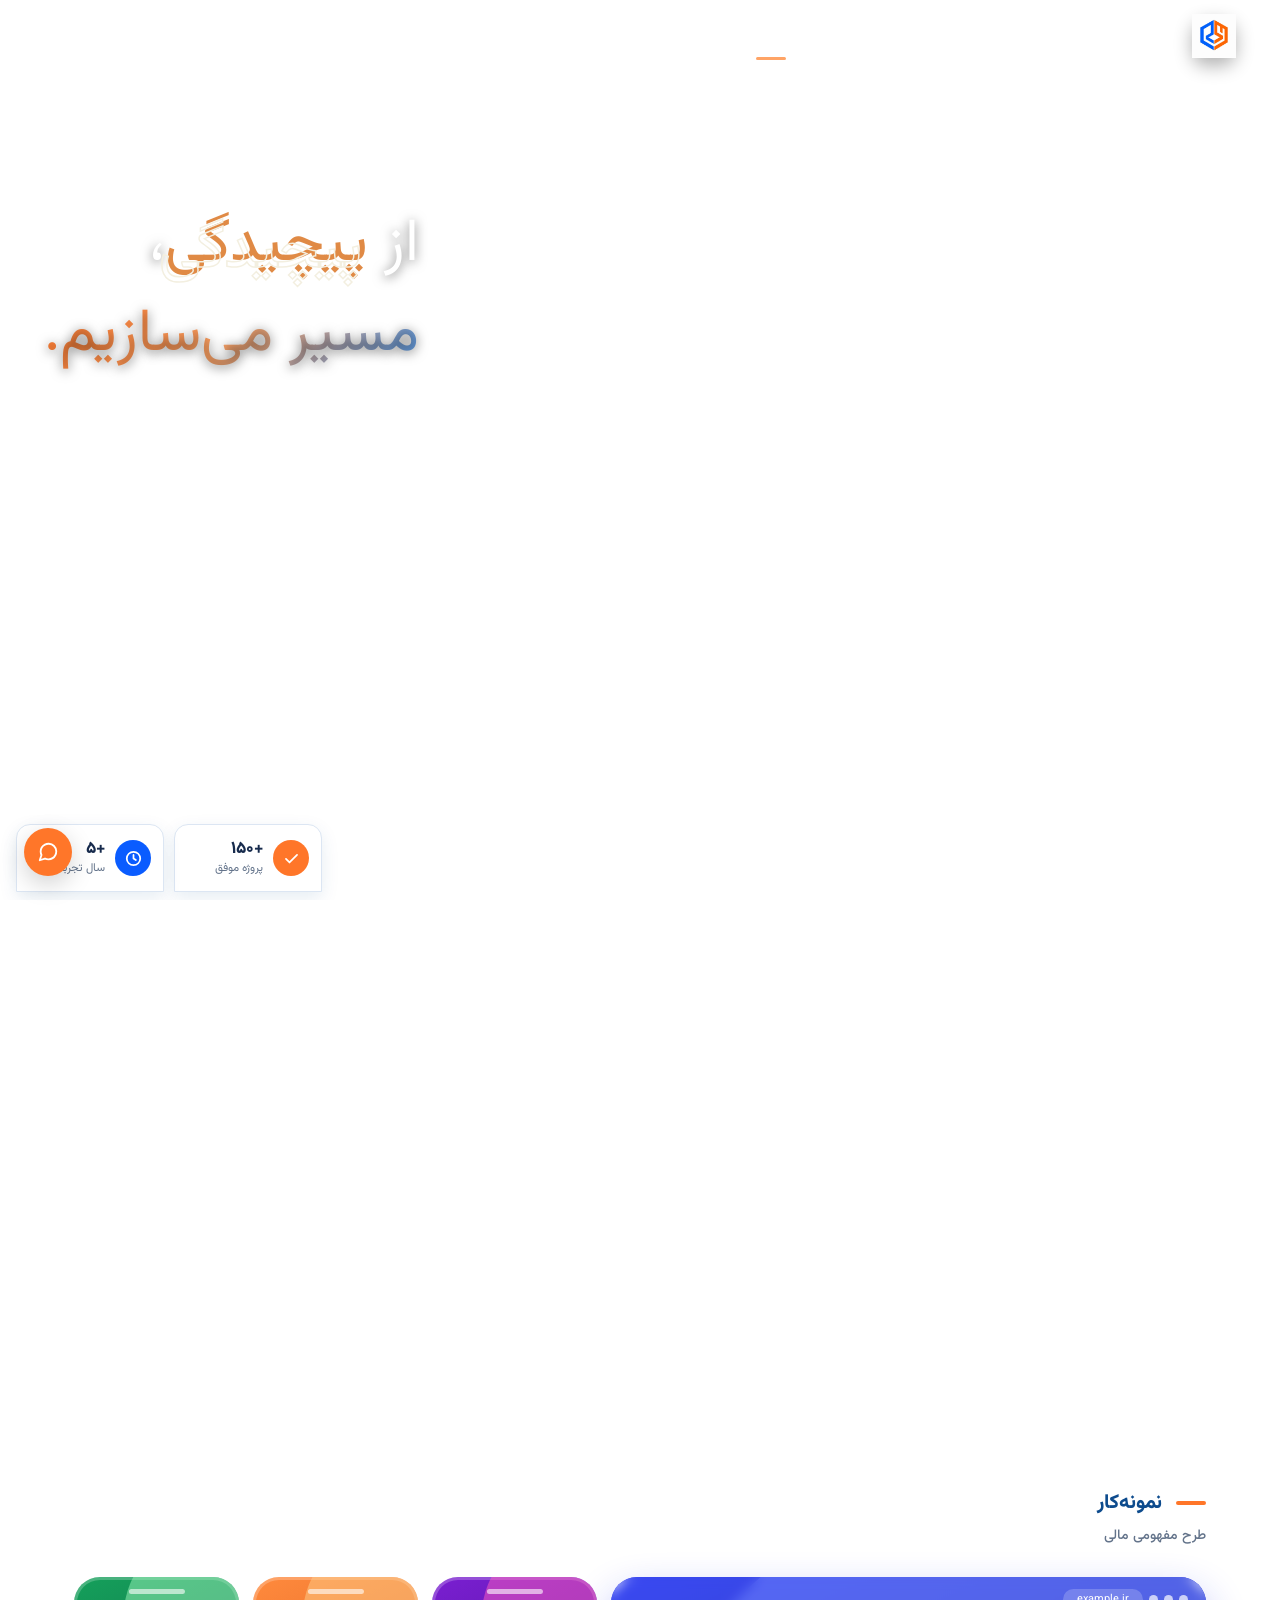
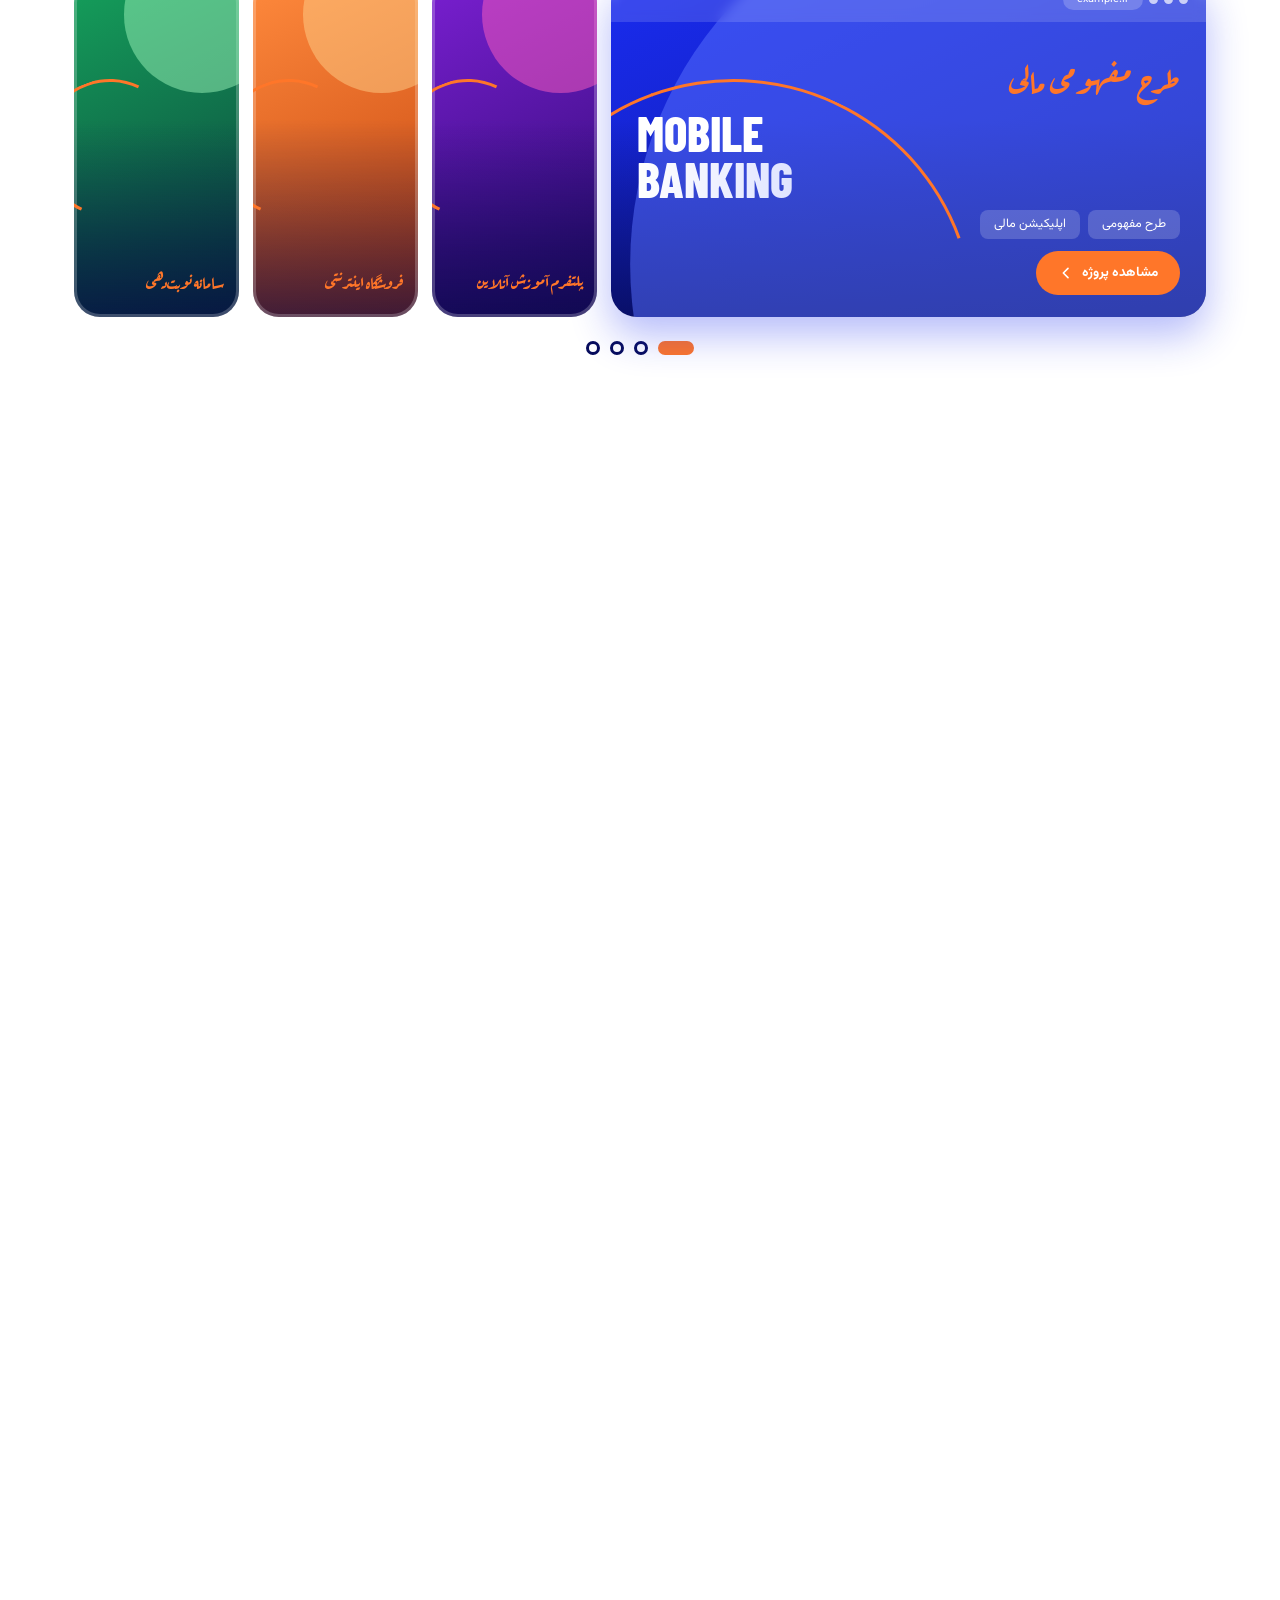
<file: rad/index.html>
<!DOCTYPE html>
<html lang="fa" dir="rtl">
<head>
<meta charset="utf-8">
<meta name="viewport" content="width=device-width, initial-scale=1, viewport-fit=cover">
<title>راد مدرن | طراحی سایت، توسعه نرم‌افزار و راهکارهای دیجیتال</title>
<meta name="description" content="راد مدرن در زمینه طراحی و توسعه وب‌سایت، نرم‌افزار و بهینه‌سازی تجربه دیجیتال کسب‌وکارها فعالیت می‌کند. برای بررسی نیاز پروژه و دریافت مشاوره با ما در ارتباط باشید.">
<meta name="theme-color" content="var(--rm-blue)">
<meta property="og:type" content="website">
<meta property="og:locale" content="fa_IR">
<meta property="og:site_name" content="راد مدرن">
<meta property="og:title" content="راد مدرن | طراحی سایت و توسعه راهکارهای دیجیتال">
<meta property="og:description" content="طراحی وب‌سایت، توسعه نرم‌افزار و راهکارهای دیجیتال متناسب با نیاز کسب‌وکار.">
<meta name="twitter:card" content="summary">
<link rel="preconnect" href="https://fonts.googleapis.com">
<link rel="preconnect" href="https://fonts.gstatic.com" crossorigin>
<link href="https://fonts.googleapis.com/css2?family=Vazirmatn:wght@400;500;600;700;800&display=swap" rel="stylesheet">
<script>document.documentElement.classList.add("js")</script>
<link href="https://fonts.googleapis.com/css2?family=Aref+Ruqaa:wght@700&family=Barlow+Condensed:wght@600;700;800&display=swap" rel="stylesheet">
<link rel="stylesheet" href="site.css">
<link rel="stylesheet" href="home.css">
<link rel="stylesheet" href="design-system.css">
<link rel="stylesheet" href="header.css">
<link rel="stylesheet" href="hero.css">
<link rel="stylesheet" href="footer.css">

</head>
<body class="page-home">
<a class="skip-link" href="#main-content">رفتن به محتوای اصلی</a>

<header class="site-header" id="siteHeader">
  <div class="header-container">
    <!-- لوگو و نشان برند -->
    <a href="index.html" class="header-brand" aria-label="صفحه اصلی راد مدرن">
      <span class="brand-logo" aria-hidden="true"><img class="logo-img" src="logo.png" alt="" width="44" height="44"></span>
      <div class="brand-text">
        <strong class="brand-name">راد مدرن</strong>
        <span class="brand-tag">استودیو راهکارهای دیجیتال</span>
      </div>
    </a>

    <!-- منوی ناوبری اصلی دسکتاپ -->
    <nav class="header-nav" aria-label="منوی اصلی">
      <ul class="nav-list">
        <li><a href="index.html" class="nav-link is-active" aria-current="page">خانه</a></li>
        <li><a href="#services" class="nav-link">خدمات</a></li>
        <li><a href="nemonekar.html" class="nav-link">نمونه‌کارها</a></li>
        <li><a href="about.html" class="nav-link">درباره ما</a></li>
        <li><a href="maghalat.html" class="nav-link">مقالات</a></li>
        <li><a href="contact.html" class="nav-link">تماس با ما</a></li>
      </ul>
    </nav>

    <!-- اکشن‌ها و دکمه تماس -->
    <div class="header-actions">

      <!-- دکمه همبرگری موبایل -->
      <button type="button" class="mobile-toggle" id="mobileMenuBtn" aria-label="باز کردن منوی موبایل" aria-expanded="false" aria-controls="mobileNav">
        <span class="hamburger-bar"></span>
        <span class="hamburger-bar"></span>
        <span class="hamburger-bar"></span>
      </button>
    </div>
  </div>

  <!-- منوی کشویی موبایل (Drawer) -->
  <div class="mobile-drawer" id="mobileNav" aria-hidden="true">
    <div class="drawer-backdrop" id="drawerBackdrop"></div>
    <div class="drawer-content">
      <div class="drawer-header">
        <a href="index.html" class="header-brand">
          <span class="brand-logo" aria-hidden="true"><img class="logo-img" src="logo.png" alt="" width="44" height="44"></span>
          <div class="brand-text">
            <strong class="brand-name">راد مدرن</strong>
            <span class="brand-tag">استودیو راهکارهای دیجیتال</span>
          </div>
        </a>
        <button type="button" class="drawer-close" id="drawerCloseBtn" aria-label="بستن منو">
          <svg viewBox="0 0 24 24" aria-hidden="true"><path d="M6 18L18 6M6 6l12 12" stroke="currentColor" stroke-width="2" stroke-linecap="round"/></svg>
        </button>
      </div>

      <ul class="drawer-links">
        <li><a href="index.html" class="drawer-link is-active"><svg viewBox="0 0 24 24"><path d="M3 9l9-7 9 7v11a2 2 0 0 1-2 2H5a2 2 0 0 1-2-2z"/></svg>خانه</a></li>
        <li><a href="#services" class="drawer-link"><svg viewBox="0 0 24 24"><rect x="2" y="3" width="20" height="14" rx="2"/><path d="M8 21h8M12 17v4"/></svg>خدمات</a></li>
        <li><a href="nemonekar.html" class="drawer-link"><svg viewBox="0 0 24 24"><polygon points="12 2 2 7 12 12 22 7 12 2"/><polyline points="2 17 12 22 22 17"/><polyline points="2 12 12 17 22 12"/></svg>نمونه‌کارها</a></li>
        <li><a href="about.html" class="drawer-link"><svg viewBox="0 0 24 24"><path d="M17 21v-2a4 4 0 0 0-4-4H5a4 4 0 0 0-4 4v2"/><circle cx="9" cy="7" r="4"/><path d="M23 21v-2a4 4 0 0 0-3-3.87"/><path d="M16 3.13a4 4 0 0 1 0 7.75"/></svg>درباره ما</a></li>
        <li><a href="maghalat.html" class="drawer-link"><svg viewBox="0 0 24 24"><path d="M4 19.5A2.5 2.5 0 0 1 6.5 17H20"/><path d="M6.5 2H20v20H6.5A2.5 2.5 0 0 1 4 19.5v-15A2.5 2.5 0 0 1 6.5 2z"/></svg>مقالات</a></li>
        <li><a href="contact.html" class="drawer-link"><svg viewBox="0 0 24 24"><path d="M22 16.92v3a2 2 0 0 1-2.18 2 19.79 19.79 0 0 1-8.63-3.07 19.5 19.5 0 0 1-6-6 19.79 19.79 0 0 1-3.07-8.67A2 2 0 0 1 4.11 2h3a2 2 0 0 1 2 1.72 12.84 12.84 0 0 0 .7 2.81 2 2 0 0 1-.45 2.11L8.09 9.91a16 16 0 0 0 6 6l1.27-1.27a2 2 0 0 1 2.11-.45 12.84 12.84 0 0 0 2.81.7A2 2 0 0 1 22 16.92z"/></svg>تماس با ما</a></li>
      </ul>

      <div class="drawer-footer">
        <a href="contact.html" class="btn btn-primary" style="width:100%">شروع همکاری و مشاوره</a>
        <div class="drawer-social" role="group" aria-label="راه‌های ارتباط سریع">
        <a class="hc hc--call" href="tel:+989120000000" aria-label="تماس تلفنی" title="تماس تلفنی"><svg viewBox="0 0 24 24" aria-hidden="true"><path d="M22 16.92v3a2 2 0 0 1-2.18 2 19.79 19.79 0 0 1-8.63-3.07 19.5 19.5 0 0 1-6-6 19.79 19.79 0 0 1-3.07-8.67A2 2 0 0 1 4.11 2h3a2 2 0 0 1 2 1.72 12.84 12.84 0 0 0 .7 2.81 2 2 0 0 1-.45 2.11L8.09 9.91a16 16 0 0 0 6 6l1.27-1.27a2 2 0 0 1 2.11-.45 12.84 12.84 0 0 0 2.81.7A2 2 0 0 1 22 16.92z"/></svg></a>
        <a class="hc hc--tg" href="https://t.me/radmodern" target="_blank" rel="noopener" aria-label="تلگرام" title="تلگرام"><svg viewBox="0 0 24 24" aria-hidden="true"><path d="M22 2L11 13"/><path d="M22 2l-7 20-4-9-9-4 20-7z"/></svg></a>
        <a class="hc hc--wa" href="https://wa.me/989120000000" target="_blank" rel="noopener" aria-label="واتساپ" title="واتساپ"><svg viewBox="0 0 24 24" aria-hidden="true"><path d="M3 21l1.65-3.8a9 9 0 1 1 3.4 2.9L3 21"/><path d="M9 10a.5.5 0 0 0 1 0V9a.5.5 0 0 0-1 0v1a5 5 0 0 0 5 5h1a.5.5 0 0 0 0-1h-1a.5.5 0 0 0 0 1"/></svg></a>
      </div>
        <a href="mailto:info@radmodern.ir" class="drawer-contact-line">
          <svg viewBox="0 0 24 24"><rect x="3" y="5" width="18" height="14" rx="2"/><path d="M3 7l9 6 9-6"/></svg>
          <span dir="ltr">info@radmodern.ir</span>
        </a>
      </div>
    </div>
  </div>
</header>


<main id="main-content">

  <!-- بخش هیرو ویدیویی تمام‌صفحه با لایه متن روی ویدیو -->
  <section class="hero-video-hero" id="hero">
    <!-- پس‌زمینه ویدیویی تمام‌صفحه -->
    <div class="hero-video-bg">
      <video
        id="heroVideo"
        class="hero-video-element"
        src="hero-video.mp4"
        playsinline
        muted
        loop
        autoplay
        preload="auto"
      >
        مرورگر شما از پخش ویدیو پشتیبانی نمی‌کند.
      </video>
    </div>

    <!-- محتوای متنی روی ویدیو -->
    <div class="wrap hero-overlay-content">
      <div class="hero-text-block">
        <!-- نشان استودیو -->


        <!-- تایتل اصلی روی ویدیو -->
        <h1 class="hero-overlay-h1">
          از <span class="dual" data-text="پیچیدگی">پیچیدگی</span>،<br>
          <span class="gradient-text-hero">مسیر می‌سازیم.</span>
        </h1>

        <!-- متن توضیحات روی ویدیو -->
     

        <!-- ویژگی‌های شاخص روی ویدیو -->
        
      </div>
    </div>

    <!-- کارت‌های آمار داخل زبانه‌ی پایین-چپ هیرو -->
    <div class="hero-tab-stats">
      <div class="hts-card">
        <span class="hts-ico hts-ico--orange" aria-hidden="true"><svg viewBox="0 0 24 24"><path d="M5 12.5l4.5 4.5L19 7.5"/></svg></span>
        <div><strong>+۱۵۰</strong><small>پروژه موفق</small></div>
      </div>
      <div class="hts-card">
        <span class="hts-ico hts-ico--blue" aria-hidden="true"><svg viewBox="0 0 24 24"><circle cx="12" cy="12" r="8.5"/><path d="M12 7.5V12l3 2"/></svg></span>
        <div><strong>+۵</strong><small>سال تجربه</small></div>
      </div>
    </div>

    <!-- نشانگر اسکرول به پایین -->
    <a href="#services" class="hero-scroll-down" aria-label="اسکرول به بخش خدمات">
      <span class="mouse-icon">
        <span class="mouse-wheel"></span>
      </span>
      <span class="scroll-text">مشاهده خدمات</span>
    </a>
  </section>


  <section class="services" id="services">
    <div class="wrap">
      <h2 class="sec-title">خدمات ما</h2>
      <div class="grid">
        <button type="button" class="svc" data-title="حل چالش‌ها" data-desc="در راد مدرن، هر پروژه با شناخت دقیق مسئله آغاز می‌شود. ما چالش‌های کسب‌وکار شما را ریشه‌ای تحلیل می‌کنیم و با ترکیب استراتژی، طراحی و فناوری، راهکارهایی ارائه می‌دهیم که نه فقط مشکل فعلی را حل کنند، بلکه مسیر رشد پایدار و مزیت رقابتی بلندمدت را هم هموار سازند. از بازتعریف فرایندها تا پیاده‌سازی ابزارهای دیجیتال، کنار شما هستیم تا پیچیده‌ترین موانع به فرصت تبدیل شوند.">
          <div class="svc-wrap"><div class="svc-art" aria-hidden="true"><span class="svc-fa">حل چالش‌ها</span><strong class="svc-en"><b>SOLVE</b><b>CHALLENGES</b></strong></div></div>
        </button>
        <button type="button" class="svc" data-title="طراحی سایت" data-desc="وب‌سایت شما ویترین دیجیتال برندتان است. ما سایت‌هایی طراحی و توسعه می‌دهیم که سریع، واکنش‌گرا و کاملاً منطبق با هویت بصری شما باشند. از ساختار اطلاعات و تجربه کاربری گرفته تا کدنویسی تمیز و بهینه‌سازی عملکرد، همه چیز طوری پیاده‌سازی می‌شود که بازدیدکننده در چند ثانیه اول جذب شود و مسیر تبدیل به مشتری به‌صورت روان و حرفه‌ای طی شود.">
          <div class="svc-wrap"><div class="svc-art" aria-hidden="true"><span class="svc-fa">طراحی سایت</span><strong class="svc-en"><b>WEB</b><b>DESIGN</b></strong></div></div>
        </button>
        <button type="button" class="svc" data-title="طراحی اپ" data-desc="اپلیکیشن خوب باید هم زیبا باشد و هم کارآمد. ما رابط و تجربه کاربری اپلیکیشن‌های موبایل و وب را با تمرکز بر سادگی، وضوح و لذت استفاده طراحی می‌کنیم. از وایرفریم و پروتوتایپ تعاملی تا سیستم طراحی منسجم، همه مراحل طوری پیش می‌رود که محصول نهایی هم برای کاربر نهایی جذاب باشد و هم برای تیم توسعه قابل پیاده‌سازی و نگهداری.">
          <div class="svc-wrap"><div class="svc-art" aria-hidden="true"><span class="svc-fa">طراحی اپ</span><strong class="svc-en"><b>APP</b><b>DESIGN</b></strong></div></div>
        </button>
        <button type="button" class="svc" data-title="بهینه‌سازی سئو" data-desc="دیده شدن در گوگل تصادفی نیست. ما با بررسی فنی سایت، بهبود ساختار صفحات، تولید و بهینه‌سازی محتوا و تقویت اعتبار دامنه، مسیر رشد ترافیک هدفمند را هموار می‌کنیم. هدف فقط رتبه بالاتر نیست؛ بلکه جذب مخاطبانی است که واقعاً به خدمات شما نیاز دارند و احتمال تبدیل‌شان به مشتری بیشتر است. سئو را به‌عنوان یک فرایند مستمر و قابل اندازه‌گیری پیش می‌بریم.">
          <div class="svc-wrap"><div class="svc-art" aria-hidden="true"><span class="svc-fa">بهینه‌سازی سئو</span><strong class="svc-en"><b>SEO</b><b>OPTIMIZE</b></strong></div></div>
        </button>
      </div>
    </div>
  </section>

  <!-- مودال خدمات -->
  <div class="svc-modal" id="svcModal" role="dialog" aria-modal="true" aria-labelledby="svcModalTitle" hidden>
    <div class="svc-modal-backdrop" data-close></div>
    <div class="svc-modal-panel">
      <div class="svc-modal-accent" aria-hidden="true"></div>
      <button type="button" class="svc-modal-close" data-close aria-label="بستن">
        <svg viewBox="0 0 24 24" width="20" height="20" fill="none" stroke="currentColor" stroke-width="2.2" stroke-linecap="round"><path d="M18 6L6 18M6 6l12 12"/></svg>
      </button>
      <span class="svc-modal-label">خدمات راد مدرن</span>
      <h3 id="svcModalTitle" class="svc-modal-title"></h3>
      <p id="svcModalDesc" class="svc-modal-desc"></p>
      <div class="svc-modal-actions">
        <a href="contact.html" class="svc-modal-cta">درخواست مشاوره</a>
        <button type="button" class="svc-modal-secondary" data-close>بستن</button>
      </div>
    </div>
  </div>

  <section class="showcase" id="portfolio">
    <div class="wrap">
      <div class="sc-head">
        <h2 class="sec-title">نمونه‌کار</h2>
        <p class="sc-active-name" id="scActiveName">طرح مفهومی مالی</p>
      </div>
      <div class="sc-screen">
        <div class="sc-row">
          <div class="sc-item is-active" role="button" tabindex="0" aria-expanded="true" style="--c1:var(--rm-palette-1a2cf0);--c2:var(--rm-palette-0a1590);--c3:var(--rm-palette-5b73ff)" data-name="طرح مفهومی مالی" data-head="مدیریت مالی در یک لمس" data-sub="همراه‌بانکی سریع و امن برای مدیریت حساب‌ها و پرداخت‌ها.">
            <span class="sc-notch"></span>
            <span class="sc-chrome"><i></i><i></i><i></i><em>example.ir</em></span>
            <div class="sc-info">
              <strong>طرح مفهومی مالی</strong>
              <span class="sc-en" aria-hidden="true"><b>MOBILE</b><b>BANKING</b></span>
              <div class="sc-x"><div>
                <span class="sc-tags"><span>طرح مفهومی</span><span>اپلیکیشن مالی</span></span>
                <a class="sc-cta" href="nemonekar.html">مشاهده پروژه <svg viewBox="0 0 24 24" aria-hidden="true"><path d="M15 5l-7 7 7 7"/></svg></a>
              </div></div>
            </div>
          </div>
          <div class="sc-item" role="button" tabindex="0" aria-expanded="false" style="--c1:var(--rm-palette-7a1fd1);--c2:var(--rm-palette-2a0a6e);--c3:var(--rm-palette-ff5fbf)" data-name="پلتفرم آموزش آنلاین" data-head="یادگیری بدون مرز" data-sub="پلتفرم آموزشی با دوره‌های ویدیویی و پیگیری پیشرفت.">
            <span class="sc-notch"></span>
            <span class="sc-chrome"><i></i><i></i><i></i><em>example.ir</em></span>
            <div class="sc-info">
              <strong>پلتفرم آموزش آنلاین</strong>
              <span class="sc-en" aria-hidden="true"><b>EDU</b><b>ACADEMY</b></span>
              <div class="sc-x"><div>
                <span class="sc-tags"><span>طرح مفهومی</span><span>آموزشی</span></span>
                <a class="sc-cta" href="nemonekar.html">مشاهده پروژه <svg viewBox="0 0 24 24" aria-hidden="true"><path d="M15 5l-7 7 7 7"/></svg></a>
              </div></div>
            </div>
          </div>
          <div class="sc-item" role="button" tabindex="0" aria-expanded="false" style="--c1:var(--rm-palette-ff8a3d);--c2:var(--rm-palette-c2410c);--c3:var(--rm-palette-ffd08a)" data-name="فروشگاه اینترنتی" data-head="خرید آسان‌تر، فروش بیشتر" data-sub="فروشگاه اینترنتی با تجربه خرید روان و پرداخت آنلاین.">
            <span class="sc-notch"></span>
            <span class="sc-chrome"><i></i><i></i><i></i><em>example.ir</em></span>
            <div class="sc-info">
              <strong>فروشگاه اینترنتی</strong>
              <span class="sc-en" aria-hidden="true"><b>ONLINE</b><b>STORE</b></span>
              <div class="sc-x"><div>
                <span class="sc-tags"><span>طرح مفهومی</span><span>فروشگاهی</span></span>
                <a class="sc-cta" href="nemonekar.html">مشاهده پروژه <svg viewBox="0 0 24 24" aria-hidden="true"><path d="M15 5l-7 7 7 7"/></svg></a>
              </div></div>
            </div>
          </div>
          <div class="sc-item" role="button" tabindex="0" aria-expanded="false" style="--c1:var(--rm-palette-15a05b);--c2:var(--rm-palette-0b3d3a);--c3:var(--rm-palette-9bf5b9)" data-name="سامانه نوبت‌دهی" data-head="نوبت‌گیری بی‌دغدغه" data-sub="سایت کلینیک با رزرو آنلاین نوبت و معرفی پزشکان.">
            <span class="sc-notch"></span>
            <span class="sc-chrome"><i></i><i></i><i></i><em>example.ir</em></span>
            <div class="sc-info">
              <strong>سامانه نوبت‌دهی</strong>
              <span class="sc-en" aria-hidden="true"><b>CLINIC</b><b>BOOKING</b></span>
              <div class="sc-x"><div>
                <span class="sc-tags"><span>طرح مفهومی</span><span>نوبت‌دهی</span></span>
                <a class="sc-cta" href="nemonekar.html">مشاهده پروژه <svg viewBox="0 0 24 24" aria-hidden="true"><path d="M15 5l-7 7 7 7"/></svg></a>
              </div></div>
            </div>
          </div>
        </div>
        <div class="sc-dots">
          <button type="button" aria-label="پروژه 1" class="is-on"></button>
          <button type="button" aria-label="پروژه 2" class=""></button>
          <button type="button" aria-label="پروژه 3" class=""></button>
          <button type="button" aria-label="پروژه 4" class=""></button>
        </div>
      </div>
    </div>
  </section>

  <section class="why" id="why">
    <div class="why-bg" aria-hidden="true">
      <img src="image/dasht.png" alt="">
    </div>
    <div class="wrap why-inner">
      <header class="why-head">
        <h2 class="sec-title why-title">اصول همکاری در راد مدرن</h2>
        <span class="why-en">COLLABORATION PRINCIPLES</span>
        <p class="why-lead">شفافیت در تصمیم‌ها، توجه واقعی به نیاز پروژه و سنجش کیفیت در تمام مسیر اجرا؛ اصولی که همکاری را قابل‌اعتماد و نتیجه را قابل‌اتکا می‌کند.</p>
      </header>
      <div class="feats">
        <article class="feat">
          <div class="ico" aria-hidden="true">
            <svg viewBox="0 0 24 24"><circle cx="9" cy="8" r="3.5"/><path d="M2.5 20a6.5 6.5 0 0 1 13 0"/><circle cx="17.5" cy="9" r="2.5"/><path d="M17 14.5a5 5 0 0 1 4.5 5"/></svg>
          </div>
          <h3>شناخت مسئله</h3>
          <p>قبل از هر انتخاب فنی، هدف، مخاطب و محدودیت‌ها را دقیق تعریف می‌کنیم تا راهکار واقعاً متناسب باشد.</p>
        </article>
        <article class="feat">
          <div class="ico" aria-hidden="true">
            <svg viewBox="0 0 24 24"><path d="M12 3l7 3v5c0 4.5-3 8-7 10-4-2-7-5.5-7-10V6z"/><path d="M9 12l2 2 4-4"/></svg>
          </div>
          <h3>برنامه‌ریزی مرحله‌ای</h3>
          <p>کار را به گام‌های روشن و قابل بررسی تقسیم می‌کنیم تا پیشرفت همیشه شفاف و کنترل‌پذیر بماند.</p>
        </article>
        <article class="feat">
          <div class="ico" aria-hidden="true">
            <svg viewBox="0 0 24 24"><path d="M4 14v-2a8 8 0 0 1 16 0v2"/><rect x="3" y="14" width="4" height="6" rx="1.5"/><rect x="17" y="14" width="4" height="6" rx="1.5"/></svg>
          </div>
          <h3>ارتباط شفاف</h3>
          <p>درباره دامنه کار، زمان‌بندی و هر تغییر احتمالی از ابتدا هماهنگ می‌مانیم و هیچ ابهامی باقی نمی‌گذاریم.</p>
        </article>
        <article class="feat">
          <div class="ico" aria-hidden="true">
            <svg viewBox="0 0 24 24"><rect x="4" y="3" width="16" height="18" rx="3"/><path d="M9 12l2 2 4-4"/></svg>
          </div>
          <h3>آزمون و بهبود</h3>
          <p>خروجی را قبل از تحویل نهایی بررسی و موارد ضروری را اصلاح می‌کنیم تا کیفیت واقعی تضمین شود.</p>
        </article>
      </div>
    </div>
  </section>

  <section class="portfolio blog" id="blog">
    <div class="wrap">
      <div class="sec-head">
        <div>
          <h2 class="sec-title">نمونه‌های مفهومی بیشتر</h2>
          <p class="sec-sub">چند نمونه مفهومی از تجربه‌هایی که می‌توان برای کسب‌وکارهای مختلف طراحی کرد.</p>
        </div>
        <div class="arrows">
          <button class="arrow prev" aria-label="قبلی"><svg viewBox="0 0 24 24" aria-hidden="true"><path d="M9 5l7 7-7 7"/></svg></button>
          <button class="arrow next" aria-label="بعدی"><svg viewBox="0 0 24 24" aria-hidden="true"><path d="M15 5l-7 7 7 7"/></svg></button>
        </div>
      </div>
      <div class="track">
        <article class="work">
          <div class="shot"><img src="image/nemonekar1.png" alt="طرح مفهومی اپلیکیشن مالی" loading="lazy"></div>
          <div class="body">
            <small>طرح مفهومی · اپلیکیشن موبایل</small>
            <h3>طرح مفهومی مالی</h3>
            <div class="tags"><span>مالی</span><span>اپلیکیشن</span><span>مفهومی</span></div>
          </div>
          <a class="more" href="nemonekar.html">مشاهده پروژه <svg viewBox="0 0 24 24" aria-hidden="true"><path d="M15 5l-7 7 7 7"/></svg></a>
        </article>
        <article class="work">
          <div class="shot"><img src="image/nemonekar2.png" alt="طرح مفهومی وب‌سایت آموزشی" loading="lazy"></div>
          <div class="body">
            <small>طرح مفهومی · آموزشی</small>
            <h3>پلتفرم آموزش آنلاین</h3>
            <div class="tags"><span>آموزشی</span><span>طراحی سایت</span></div>
          </div>
          <a class="more" href="nemonekar.html">مشاهده پروژه <svg viewBox="0 0 24 24" aria-hidden="true"><path d="M15 5l-7 7 7 7"/></svg></a>
        </article>
        <article class="work">
          <div class="shot"><img src="image/nemonekar3.png" alt="طرح مفهومی فروشگاه اینترنتی" loading="lazy"></div>
          <div class="body">
            <small>طرح مفهومی · فروشگاه اینترنتی</small>
            <h3>فروشگاه اینترنتی</h3>
            <div class="tags"><span>فروشگاهی</span><span>توسعه نرم‌افزار</span></div>
          </div>
          <a class="more" href="nemonekar.html">مشاهده پروژه <svg viewBox="0 0 24 24" aria-hidden="true"><path d="M15 5l-7 7 7 7"/></svg></a>
        </article>
        <article class="work">
          <div class="shot"><img src="image/nemonekar4.png" alt="طرح مفهومی وب‌سایت خدماتی" loading="lazy"></div>
          <div class="body">
            <small>طرح مفهومی · شرکتی</small>
            <h3>وب‌سایت معرفی خدمات</h3>
            <div class="tags"><span>ساختار محتوا</span><span>UI/UX</span><span>شرکتی</span></div>
          </div>
          <a class="more" href="nemonekar.html">مشاهده پروژه <svg viewBox="0 0 24 24" aria-hidden="true"><path d="M15 5l-7 7 7 7"/></svg></a>
        </article>
      </div>
    </div>
  </section>



<footer class="site-footer" aria-label="پاورقی سایت">
  <a class="sf-logo" href="index.html" aria-label="راد مدرن، صفحه اصلی">
    <img class="sf-mark" src="logo.png" alt="" width="40" height="40">
    <span><strong>راد مدرن</strong><small dir="ltr">RAD MODERN</small></span>
  </a>
  <div class="sf-wrap">
    <div class="sf-grid">
      <div class="sf-cta">
        <h2>کسب‌وکار شما یک قدم جلوتر!</h2>
        <p>در راد مدرن، ایده‌های شما را به تجربه‌های حرفه‌ای در وب تبدیل می‌کنیم؛ با طراحی خلاقانه، توسعه تخصصی و همراهی در مسیر رشد کسب‌وکارتان.</p>
        <a class="sf-up" href="#">بازگشت به بالا <svg viewBox="0 0 24 24" fill="none" stroke="currentColor" stroke-width="2" stroke-linecap="round" stroke-linejoin="round" aria-hidden="true"><path d="M12 19V5M5 12l7-7 7 7"/></svg></a>
      </div>
      <nav class="sf-col" aria-label="دسترسی سریع">
        <h3>دسترسی سریع</h3>
        <ul>
          <li><a href="index.html#services">خدمات</a></li>
          <li><a href="nemonekar.html">نمونه‌کارها</a></li>
          <li><a href="about.html">درباره ما</a></li>
          <li><a href="contact.html">تماس با ما</a></li>
        </ul>
      </nav>
      <nav class="sf-col" aria-label="از وبلاگ بخوانید">
        <h3>از وبلاگ بخوانید</h3>
        <ul>
          <li><a href="maghalat.html?cat=design">طراحی سایت</a></li>
          <li><a href="maghalat.html?cat=wordpress">وردپرس</a></li>
          <li><a href="maghalat.html?cat=seo">بهینه‌سازی و سئو</a></li>
          <li><a href="maghalat.html?cat=ux">تجربه کاربری</a></li>
        </ul>
      </nav>
      <div class="sf-col">
        <h3>در ارتباط باشید</h3>
        <ul class="sf-contact">
          <li><svg viewBox="0 0 24 24" aria-hidden="true"><rect x="3" y="5" width="18" height="14" rx="2"/><path d="M3 7l9 6 9-6"/></svg><a href="mailto:info@radmodern.ir" dir="ltr">info@radmodern.ir</a></li>
          <li><svg viewBox="0 0 24 24" aria-hidden="true"><path d="M12 21s7-6.2 7-11.5A7 7 0 0 0 5 9.5C5 14.8 12 21 12 21z"/><circle cx="12" cy="9.5" r="2.5"/></svg><span>تهران، خیابان ولیعصر، پلاک ۱۲۳</span></li>
        </ul>
        <div class="sf-social" role="group" aria-label="شبکه‌های اجتماعی">
          <a href="https://www.linkedin.com/company/radmodern" target="_blank" rel="noopener" aria-label="لینکدین" title="لینکدین"><svg viewBox="0 0 24 24" aria-hidden="true"><path d="M16 8a6 6 0 0 1 6 6v7h-4v-7a2 2 0 0 0-4 0v7h-4v-7a6 6 0 0 1 6-6z"/><rect x="2" y="9" width="4" height="12"/><circle cx="4" cy="4" r="2"/></svg></a>
          <a href="https://www.instagram.com/radmodern" target="_blank" rel="noopener" aria-label="اینستاگرام" title="اینستاگرام"><svg viewBox="0 0 24 24" aria-hidden="true"><rect x="2" y="2" width="20" height="20" rx="5"/><circle cx="12" cy="12" r="4"/><circle cx="17.5" cy="6.5" r="1" fill="currentColor" stroke="none"/></svg></a>
          <a href="https://t.me/radmodern" target="_blank" rel="noopener" aria-label="تلگرام" title="تلگرام"><svg viewBox="0 0 24 24" aria-hidden="true"><path d="M22 2L11 13"/><path d="M22 2l-7 20-4-9-9-4 20-7z"/></svg></a>
        </div>
      </div>
    </div>
  </div>
  <p class="sf-copy">© ۱۴۰۵ تمامی حقوق برای راد مدرن محفوظ است.</p>
</footer>



<!-- دکمه‌های شناور ارتباط سریع و بازگشت به بالا -->
<div class="floating-actions" aria-label="ابزارهای دسترسی سریع">
  <button type="button" class="floating-btn floating-btn--top" id="backToTopBtn" aria-label="رفتن به بالای صفحه" title="رفتن به بالا">
    <svg viewBox="0 0 24 24" fill="none" stroke="currentColor" stroke-width="2.5" stroke-linecap="round" stroke-linejoin="round"><path d="M18 15l-6-6-6 6"/></svg>
  </button>
  <a href="contact.html" class="floating-btn floating-btn--contact" aria-label="ارتباط سریع با راد مدرن" title="مشاوره و گفت‌وگو درباره پروژه">
    <svg viewBox="0 0 24 24" fill="none" stroke="currentColor" stroke-width="2" stroke-linecap="round" stroke-linejoin="round"><path d="M21 11.5a8.38 8.38 0 0 1-.9 3.8 8.5 8.5 0 0 1-7.6 4.7 8.38 8.38 0 0 1-3.8-.9L3 21l1.9-5.7a8.38 8.38 0 0 1-.9-3.8 8.5 8.5 0 0 1 4.7-7.6 8.38 8.38 0 0 1 3.8-.9h.5a8.48 8.48 0 0 1 8 8v.5z"/></svg>
  </a>
</div>

<script src="home.js"></script>
<script src="main.js"></script>
<script>
document.querySelectorAll('.portfolio').forEach(function(sec){
  var t = sec.querySelector('.track');
  if(!t) return;
  function go(d){ var rtl = getComputedStyle(t).direction === 'rtl'; t.scrollBy({left: (rtl ? -d : d) * (t.clientWidth * 0.8), behavior: 'smooth'}); }
  var prev = sec.querySelector('.prev');
  var next = sec.querySelector('.next');
  if(prev) prev.onclick = function(){ go(-1); };
  if(next) next.onclick = function(){ go(1); };
});
</script>
</body>
</html>
</file>
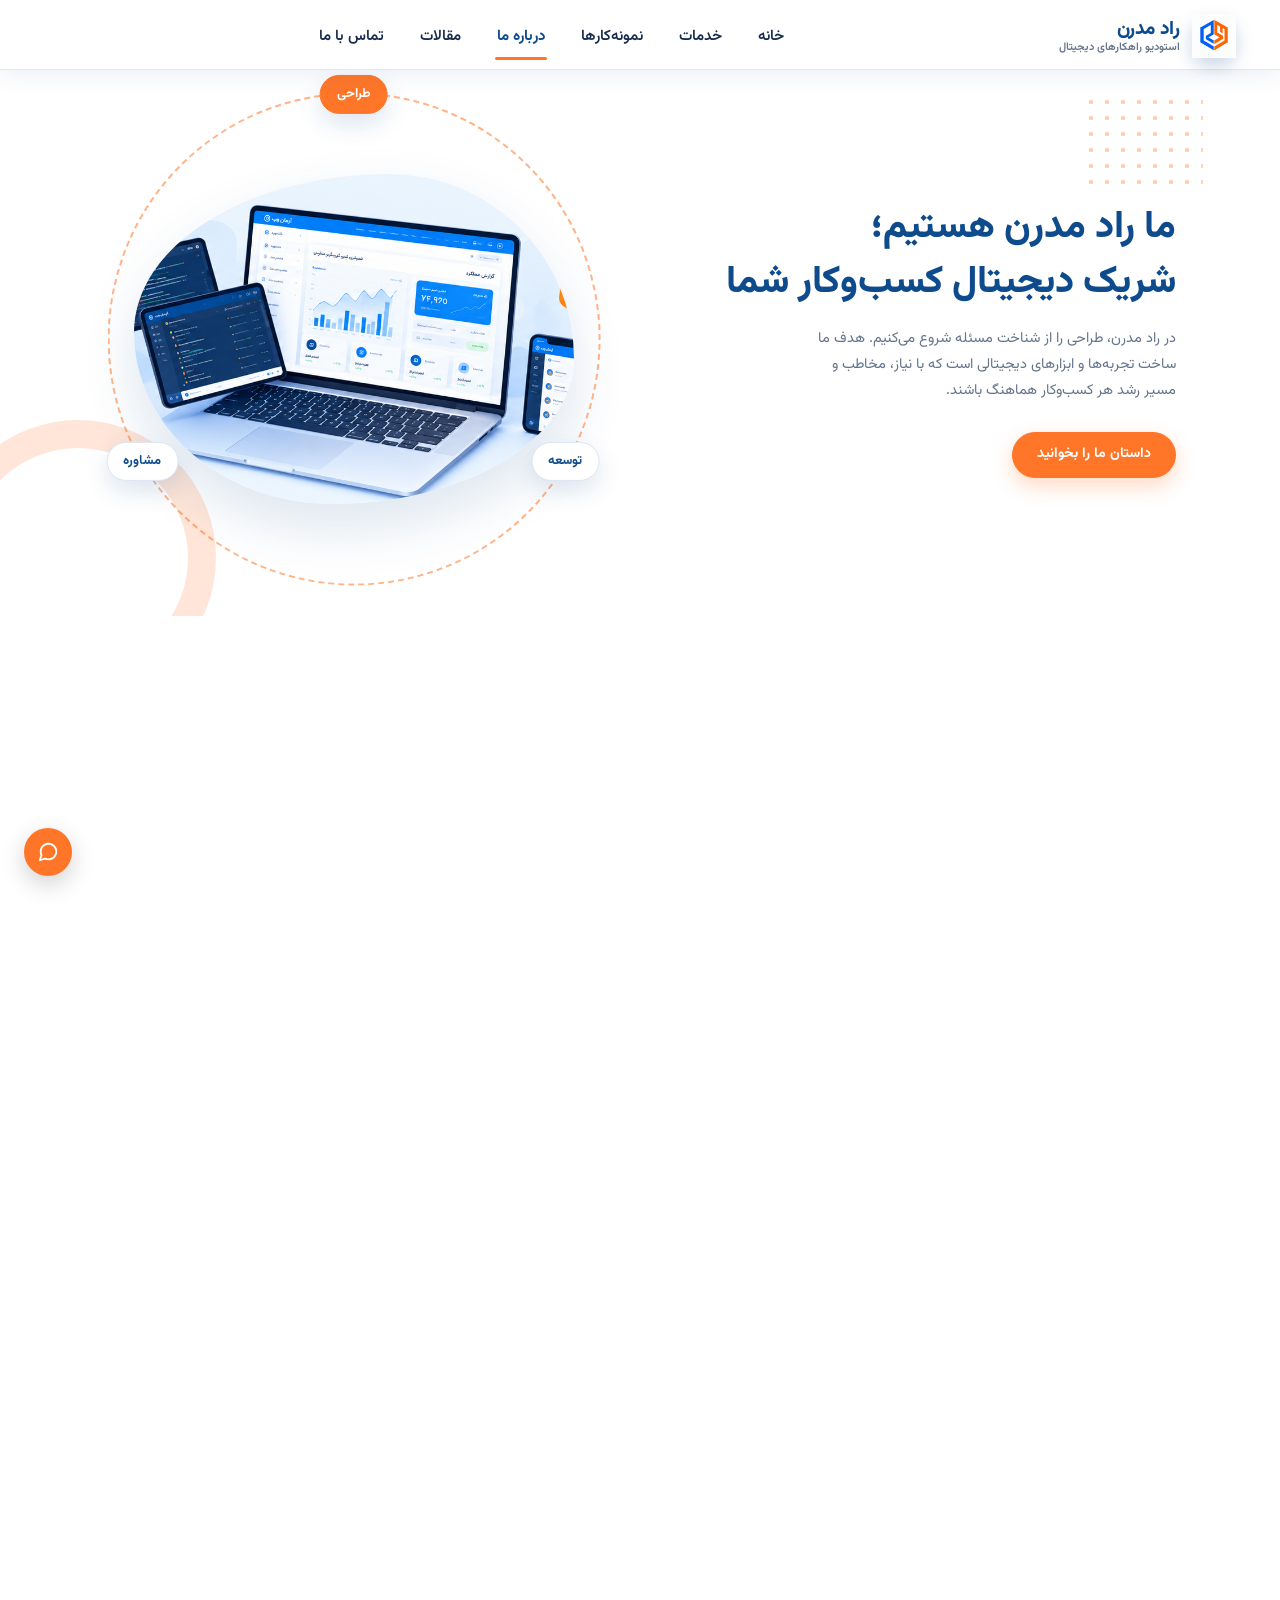
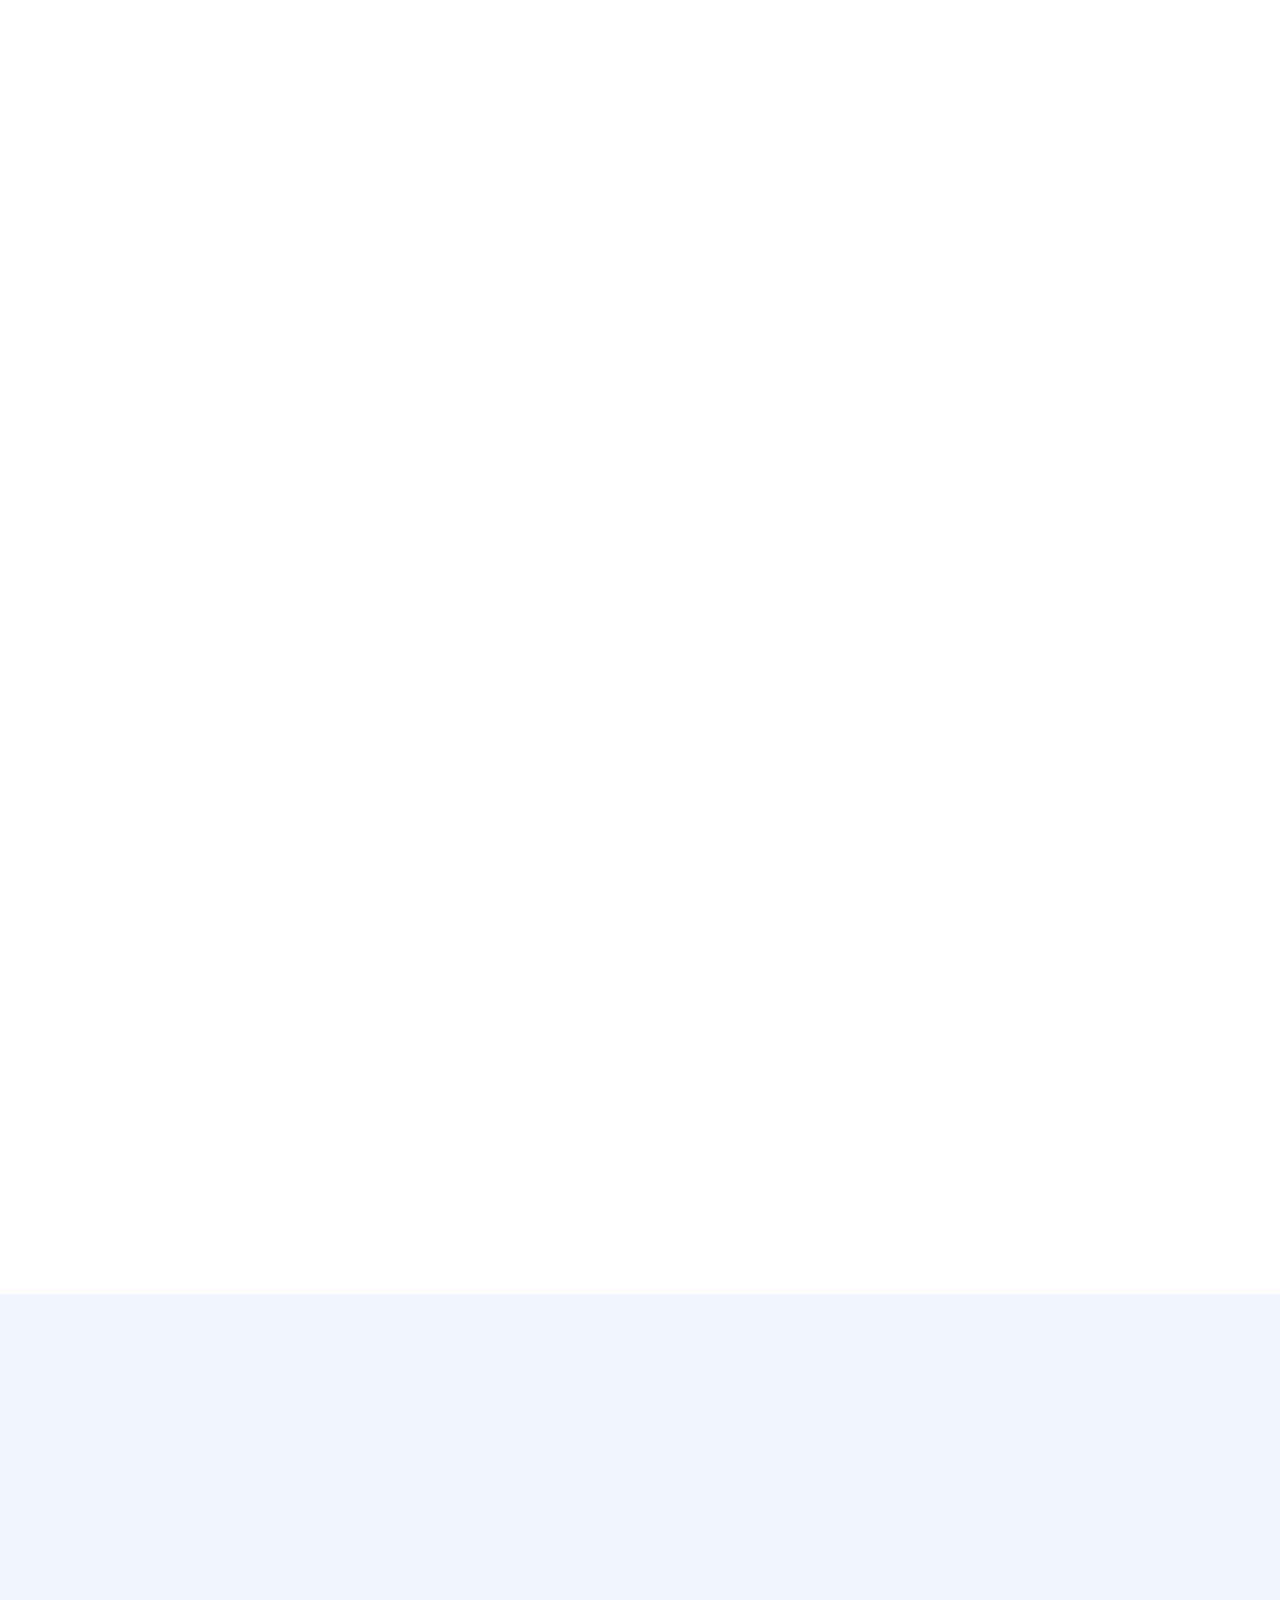
<file: rad/about.html>
<!DOCTYPE html>
<html lang="fa" dir="rtl">
<head>
  <meta charset="UTF-8">
  <meta name="viewport" content="width=device-width, initial-scale=1">
  <title>درباره راد مدرن | رویکرد و فرایند همکاری</title>
  <meta name="description" content="با رویکرد راد مدرن در شناخت نیاز، طراحی تجربه کاربری و توسعه راهکارهای دیجیتال آشنا شوید.">
<meta property="og:type" content="website">
<meta property="og:locale" content="fa_IR">
<meta property="og:title" content="درباره راد مدرن | رویکرد و فرایند همکاری">
<meta property="og:description" content="رویکرد راد مدرن در شناخت مسئله، طراحی و اجرای راهکارهای دیجیتال.">
  <link rel="preconnect" href="https://fonts.googleapis.com">
  <link rel="preconnect" href="https://fonts.gstatic.com" crossorigin>
  <link href="https://fonts.googleapis.com/css2?family=Vazirmatn:wght@400;500;600;700;800&display=swap" rel="stylesheet">
  <link rel="stylesheet" href="site.css">
<link rel="stylesheet" href="design-system.css">
<link rel="stylesheet" href="header.css">
<link rel="stylesheet" href="footer.css">

</head>
<body class="page-about">
<a class="skip-link" href="#main-content">رفتن به محتوای اصلی</a>
<header class="site-header" id="siteHeader">
  <div class="header-container">
    <!-- لوگو و نشان برند -->
    <a href="index.html" class="header-brand" aria-label="صفحه اصلی راد مدرن">
      <span class="brand-logo" aria-hidden="true"><img class="logo-img" src="logo.png" alt="" width="44" height="44"></span>
      <div class="brand-text">
        <strong class="brand-name">راد مدرن</strong>
        <span class="brand-tag">استودیو راهکارهای دیجیتال</span>
      </div>
    </a>

    <!-- منوی ناوبری اصلی دسکتاپ -->
    <nav class="header-nav" aria-label="منوی اصلی">
      <ul class="nav-list">
        <li><a href="index.html" class="nav-link">خانه</a></li>
        <li><a href="index.html#services" class="nav-link">خدمات</a></li>
        <li><a href="nemonekar.html" class="nav-link">نمونه‌کارها</a></li>
        <li><a href="about.html" class="nav-link is-active" aria-current="page">درباره ما</a></li>
        <li><a href="maghalat.html" class="nav-link">مقالات</a></li>
        <li><a href="contact.html" class="nav-link">تماس با ما</a></li>
      </ul>
    </nav>

    <!-- اکشن‌ها و دکمه تماس -->
    <div class="header-actions">

      <!-- دکمه همبرگری موبایل -->
      <button type="button" class="mobile-toggle" id="mobileMenuBtn" aria-label="باز کردن منوی موبایل" aria-expanded="false" aria-controls="mobileNav">
        <span class="hamburger-bar"></span>
        <span class="hamburger-bar"></span>
        <span class="hamburger-bar"></span>
      </button>
    </div>
  </div>

  <!-- منوی کشویی موبایل (Drawer) -->
  <div class="mobile-drawer" id="mobileNav" aria-hidden="true">
    <div class="drawer-backdrop" id="drawerBackdrop"></div>
    <div class="drawer-content">
      <div class="drawer-header">
        <a href="index.html" class="header-brand">
          <span class="brand-logo" aria-hidden="true"><img class="logo-img" src="logo.png" alt="" width="44" height="44"></span>
          <div class="brand-text">
            <strong class="brand-name">راد مدرن</strong>
            <span class="brand-tag">استودیو راهکارهای دیجیتال</span>
          </div>
        </a>
        <button type="button" class="drawer-close" id="drawerCloseBtn" aria-label="بستن منو">
          <svg viewBox="0 0 24 24" aria-hidden="true"><path d="M6 18L18 6M6 6l12 12" stroke="currentColor" stroke-width="2" stroke-linecap="round"/></svg>
        </button>
      </div>

      <ul class="drawer-links">
        <li><a href="index.html" class="drawer-link"><svg viewBox="0 0 24 24"><path d="M3 9l9-7 9 7v11a2 2 0 0 1-2 2H5a2 2 0 0 1-2-2z"/></svg>خانه</a></li>
        <li><a href="index.html#services" class="drawer-link"><svg viewBox="0 0 24 24"><rect x="2" y="3" width="20" height="14" rx="2"/><path d="M8 21h8M12 17v4"/></svg>خدمات</a></li>
        <li><a href="nemonekar.html" class="drawer-link"><svg viewBox="0 0 24 24"><polygon points="12 2 2 7 12 12 22 7 12 2"/><polyline points="2 17 12 22 22 17"/><polyline points="2 12 12 17 22 12"/></svg>نمونه‌کارها</a></li>
        <li><a href="about.html" class="drawer-link is-active"><svg viewBox="0 0 24 24"><path d="M17 21v-2a4 4 0 0 0-4-4H5a4 4 0 0 0-4 4v2"/><circle cx="9" cy="7" r="4"/><path d="M23 21v-2a4 4 0 0 0-3-3.87"/><path d="M16 3.13a4 4 0 0 1 0 7.75"/></svg>درباره ما</a></li>
        <li><a href="maghalat.html" class="drawer-link"><svg viewBox="0 0 24 24"><path d="M4 19.5A2.5 2.5 0 0 1 6.5 17H20"/><path d="M6.5 2H20v20H6.5A2.5 2.5 0 0 1 4 19.5v-15A2.5 2.5 0 0 1 6.5 2z"/></svg>مقالات</a></li>
        <li><a href="contact.html" class="drawer-link"><svg viewBox="0 0 24 24"><path d="M22 16.92v3a2 2 0 0 1-2.18 2 19.79 19.79 0 0 1-8.63-3.07 19.5 19.5 0 0 1-6-6 19.79 19.79 0 0 1-3.07-8.67A2 2 0 0 1 4.11 2h3a2 2 0 0 1 2 1.72 12.84 12.84 0 0 0 .7 2.81 2 2 0 0 1-.45 2.11L8.09 9.91a16 16 0 0 0 6 6l1.27-1.27a2 2 0 0 1 2.11-.45 12.84 12.84 0 0 0 2.81.7A2 2 0 0 1 22 16.92z"/></svg>تماس با ما</a></li>
      </ul>

      <div class="drawer-footer">
        <a href="contact.html" class="btn btn-primary" style="width:100%">شروع همکاری و مشاوره</a>
        <div class="drawer-social" role="group" aria-label="راه‌های ارتباط سریع">
        <a class="hc hc--call" href="tel:+989120000000" aria-label="تماس تلفنی" title="تماس تلفنی"><svg viewBox="0 0 24 24" aria-hidden="true"><path d="M22 16.92v3a2 2 0 0 1-2.18 2 19.79 19.79 0 0 1-8.63-3.07 19.5 19.5 0 0 1-6-6 19.79 19.79 0 0 1-3.07-8.67A2 2 0 0 1 4.11 2h3a2 2 0 0 1 2 1.72 12.84 12.84 0 0 0 .7 2.81 2 2 0 0 1-.45 2.11L8.09 9.91a16 16 0 0 0 6 6l1.27-1.27a2 2 0 0 1 2.11-.45 12.84 12.84 0 0 0 2.81.7A2 2 0 0 1 22 16.92z"/></svg></a>
        <a class="hc hc--tg" href="https://t.me/radmodern" target="_blank" rel="noopener" aria-label="تلگرام" title="تلگرام"><svg viewBox="0 0 24 24" aria-hidden="true"><path d="M22 2L11 13"/><path d="M22 2l-7 20-4-9-9-4 20-7z"/></svg></a>
        <a class="hc hc--wa" href="https://wa.me/989120000000" target="_blank" rel="noopener" aria-label="واتساپ" title="واتساپ"><svg viewBox="0 0 24 24" aria-hidden="true"><path d="M3 21l1.65-3.8a9 9 0 1 1 3.4 2.9L3 21"/><path d="M9 10a.5.5 0 0 0 1 0V9a.5.5 0 0 0-1 0v1a5 5 0 0 0 5 5h1a.5.5 0 0 0 0-1h-1a.5.5 0 0 0 0 1"/></svg></a>
      </div>
        <a href="mailto:info@radmodern.ir" class="drawer-contact-line">
          <svg viewBox="0 0 24 24"><rect x="3" y="5" width="18" height="14" rx="2"/><path d="M3 7l9 6 9-6"/></svg>
          <span dir="ltr">info@radmodern.ir</span>
        </a>
      </div>
    </div>
  </div>
</header>



<main id="main-content">

  <!-- معرفی -->
  <section class="hero">
    <div class="container hero__inner">
      <div class="hero__text">
        <h1>ما <span class="accent">راد مدرن</span> هستیم؛<br>شریک دیجیتال کسب‌وکار شما</h1>
        <p>در راد مدرن، طراحی را از شناخت مسئله شروع می‌کنیم. هدف ما ساخت تجربه‌ها و ابزارهای دیجیتالی است که با نیاز، مخاطب و مسیر رشد هر کسب‌وکار هماهنگ باشند.</p>
        <a class="btn" href="#story">داستان ما را بخوانید</a>
      </div>
      <div class="hero__media">
        <div class="orbit" aria-hidden="true">
          <b style="--x:50%;--y:0%"><i>طراحی</i></b>
          <b style="--x:93.3%;--y:75%"><i>توسعه</i></b>
          <b style="--x:6.7%;--y:75%"><i>مشاوره</i></b>
        </div>
        <img src="image/about-hero.png" alt="تصویر معرفی راد مدرن" fetchpriority="high">
      </div>
    </div>
  </section>

  <!-- داستان -->
  <section class="story" id="story">
    <div class="container">
      <header class="head">
        <h2>از شناخت مسئله تا اجرای راهکار</h2>
        <p>فرایند همکاری بر پایه شناخت نیاز، تعیین اولویت‌ها و انتخاب راهکار متناسب با هر پروژه شکل می‌گیرد.</p>
      </header>

      <div class="story__inner">
        <div class="story__text">
          <h3>فرایند همکاری چگونه است؟</h3>
          <p>هر پروژه با گفت‌وگو و شناخت مسئله آغاز می‌شود. پیش از انتخاب فناوری یا طراحی صفحه‌ها، تلاش می‌کنیم مخاطب، هدف تجاری و محدودیت‌های اجرایی را روشن کنیم.</p>
          <p>دامنه همکاری می‌تواند از طراحی رابط کاربری و وب‌سایت تا توسعه قابلیت‌های اختصاصی و بهینه‌سازی تجربه دیجیتال را در بر بگیرد. محدوده و اولویت‌ها بر اساس نیاز واقعی پروژه مشخص می‌شوند.</p>

          <ul class="stats" aria-label="مراحل همکاری">
            <li><strong>۱</strong><span>شناخت نیاز</span></li>
            <li><strong>۲</strong><span>طراحی راهکار</span></li>
            <li><strong>۳</strong><span>توسعه و آزمون</span></li>
            <li><strong>۴</strong><span>پشتیبانی و بهبود</span></li>
          </ul>
        </div>
        <div class="story__media">
          <img src="image/about-office.jpg" alt="تصویری از فضای کاری" loading="lazy" decoding="async">
        </div>
      </div>
    </div>
  </section>

  <!-- ارزش‌ها -->
  <section class="values">
    <div class="container">
      <header class="head head--center">
        <h2>اصولی که با آن‌ها کار می‌کنیم</h2>
        <p>این ارزش‌ها هویت ما را شکل می‌دهند و در تمام پروژه‌ها حضور دارند.</p>
      </header>

      <div class="values__grid">
        <article class="value">
          <span class="value__icon" aria-hidden="true">🎯</span>
          <h3>نتیجه‌محور</h3>
          <p>هدف طراحی، پاسخ‌دادن به نیاز مخاطب و پشتیبانی از هدف مشخص کسب‌وکار است.</p>
        </article>
        <article class="value">
          <span class="value__icon" aria-hidden="true">💡</span>
          <h3>خلاقیت هوشمند</h3>
          <p>در انتخاب راهکار، خلاقیت را با شناخت مخاطب و محدودیت‌های اجرایی همراه می‌کنیم.</p>
        </article>
        <article class="value">
          <span class="value__icon" aria-hidden="true">🤝</span>
          <h3>شفافیت کامل</h3>
          <p>دامنه خدمات، هزینه‌ها و زمان‌بندی باید پیش از شروع کار شفاف و مکتوب شوند.</p>
        </article>
        <article class="value">
          <span class="value__icon" aria-hidden="true">⚡</span>
          <h3>سرعت + کیفیت</h3>
          <p>کیفیت و زمان‌بندی با توجه به دامنه توافق‌شده و شرایط هر پروژه مدیریت می‌شود.</p>
        </article>
        <article class="value">
          <span class="value__icon" aria-hidden="true">🔄</span>
          <h3>پشتیبانی مداوم</h3>
          <p>امکان پشتیبانی و توسعه بعدی بر اساس توافق و نیاز پروژه مشخص می‌شود.</p>
        </article>
        <article class="value">
          <span class="value__icon" aria-hidden="true">🚀</span>
          <h3>تکنولوژی روز</h3>
          <p>فناوری بر اساس نیاز، پایداری، امنیت و قابلیت نگهداری پروژه انتخاب می‌شود.</p>
        </article>
      </div>
    </div>
  </section>

  <!-- تیم -->
  <section class="team">
    <div class="container">
      <header class="head head--center">
        <h2>حوزه‌های تخصصی همکاری</h2>
        <p>حوزه‌هایی که در طراحی و اجرای راهکار دیجیتال به یکدیگر متصل می‌شوند.</p>
      </header>

      <div class="team__grid">
        <article class="member">
          <div class="member__avatar" aria-hidden="true">UX</div>
          <h3>طراحی تجربه کاربری</h3>
          <p>معماری اطلاعات، مسیر کاربر و رابط کاربری</p>
        </article>
        <article class="member">
          <div class="member__avatar" aria-hidden="true">DEV</div>
          <h3>توسعه وب و نرم‌افزار</h3>
          <p>پیاده‌سازی صفحات و قابلیت‌های متناسب با پروژه</p>
        </article>
        <article class="member">
          <div class="member__avatar" aria-hidden="true">SEO</div>
          <h3>بهینه‌سازی و سئو</h3>
          <p>بهبود ساختار فنی و دسترسی به محتوای سایت</p>
        </article>
        <article class="member">
          <div class="member__avatar" aria-hidden="true">QA</div>
          <h3>آزمون و پشتیبانی</h3>
          <p>بررسی کیفیت و برنامه‌ریزی برای بهبود مستمر</p>
        </article>
      </div>
    </div>
  </section>

  <!-- دعوت به اقدام -->
  <section class="cta">
    <div class="container">
      <h2>آماده‌اید کسب‌وکارتان را یک قدم جلوتر ببرید؟</h2>
      <p>با تیم راد مدرن صحبت کنید و ببینید چطور می‌توانیم به رشد شما کمک کنیم.</p>
      <a class="btn btn--white" href="contact.html">درخواست مشاوره</a>
    </div>
  </section>

</main>

<footer class="site-footer" aria-label="پاورقی سایت">
  <a class="sf-logo" href="index.html" aria-label="راد مدرن، صفحه اصلی">
    <img class="sf-mark" src="logo.png" alt="" width="40" height="40">
    <span><strong>راد مدرن</strong><small dir="ltr">RAD MODERN</small></span>
  </a>
  <div class="sf-wrap">
    <div class="sf-grid">
      <div class="sf-cta">
        <h2>کسب‌وکار شما یک قدم جلوتر!</h2>
        <p>در راد مدرن، ایده‌های شما را به تجربه‌های حرفه‌ای در وب تبدیل می‌کنیم؛ با طراحی خلاقانه، توسعه تخصصی و همراهی در مسیر رشد کسب‌وکارتان.</p>
        <a class="sf-up" href="#">بازگشت به بالا <svg viewBox="0 0 24 24" fill="none" stroke="currentColor" stroke-width="2" stroke-linecap="round" stroke-linejoin="round" aria-hidden="true"><path d="M12 19V5M5 12l7-7 7 7"/></svg></a>
      </div>
      <nav class="sf-col" aria-label="دسترسی سریع">
        <h3>دسترسی سریع</h3>
        <ul>
          <li><a href="index.html#services">خدمات</a></li>
          <li><a href="nemonekar.html">نمونه‌کارها</a></li>
          <li><a href="about.html">درباره ما</a></li>
          <li><a href="contact.html">تماس با ما</a></li>
        </ul>
      </nav>
      <nav class="sf-col" aria-label="از وبلاگ بخوانید">
        <h3>از وبلاگ بخوانید</h3>
        <ul>
          <li><a href="maghalat.html?cat=design">طراحی سایت</a></li>
          <li><a href="maghalat.html?cat=wordpress">وردپرس</a></li>
          <li><a href="maghalat.html?cat=seo">بهینه‌سازی و سئو</a></li>
          <li><a href="maghalat.html?cat=ux">تجربه کاربری</a></li>
        </ul>
      </nav>
      <div class="sf-col">
        <h3>در ارتباط باشید</h3>
        <ul class="sf-contact">
          <li><svg viewBox="0 0 24 24" aria-hidden="true"><rect x="3" y="5" width="18" height="14" rx="2"/><path d="M3 7l9 6 9-6"/></svg><a href="mailto:info@radmodern.ir" dir="ltr">info@radmodern.ir</a></li>
          <li><svg viewBox="0 0 24 24" aria-hidden="true"><path d="M12 21s7-6.2 7-11.5A7 7 0 0 0 5 9.5C5 14.8 12 21 12 21z"/><circle cx="12" cy="9.5" r="2.5"/></svg><span>تهران، خیابان ولیعصر، پلاک ۱۲۳</span></li>
        </ul>
        <div class="sf-social" role="group" aria-label="شبکه‌های اجتماعی">
          <a href="https://www.linkedin.com/company/radmodern" target="_blank" rel="noopener" aria-label="لینکدین" title="لینکدین"><svg viewBox="0 0 24 24" aria-hidden="true"><path d="M16 8a6 6 0 0 1 6 6v7h-4v-7a2 2 0 0 0-4 0v7h-4v-7a6 6 0 0 1 6-6z"/><rect x="2" y="9" width="4" height="12"/><circle cx="4" cy="4" r="2"/></svg></a>
          <a href="https://www.instagram.com/radmodern" target="_blank" rel="noopener" aria-label="اینستاگرام" title="اینستاگرام"><svg viewBox="0 0 24 24" aria-hidden="true"><rect x="2" y="2" width="20" height="20" rx="5"/><circle cx="12" cy="12" r="4"/><circle cx="17.5" cy="6.5" r="1" fill="currentColor" stroke="none"/></svg></a>
          <a href="https://t.me/radmodern" target="_blank" rel="noopener" aria-label="تلگرام" title="تلگرام"><svg viewBox="0 0 24 24" aria-hidden="true"><path d="M22 2L11 13"/><path d="M22 2l-7 20-4-9-9-4 20-7z"/></svg></a>
        </div>
      </div>
    </div>
  </div>
  <p class="sf-copy">© ۱۴۰۵ تمامی حقوق برای راد مدرن محفوظ است.</p>
</footer>



<!-- دکمه‌های شناور -->
<div class="floating-actions" aria-label="ابزارهای دسترسی سریع">
  <button type="button" class="floating-btn floating-btn--top" id="backToTopBtn" aria-label="رفتن به بالای صفحه" title="رفتن به بالا">
    <svg viewBox="0 0 24 24" fill="none" stroke="currentColor" stroke-width="2.5" stroke-linecap="round" stroke-linejoin="round"><path d="M18 15l-6-6-6 6"/></svg>
  </button>
  <a href="contact.html" class="floating-btn floating-btn--contact" aria-label="ارتباط سریع با راد مدرن" title="مشاوره و گفت‌وگو درباره پروژه">
    <svg viewBox="0 0 24 24" fill="none" stroke="currentColor" stroke-width="2" stroke-linecap="round" stroke-linejoin="round"><path d="M21 11.5a8.38 8.38 0 0 1-.9 3.8 8.5 8.5 0 0 1-7.6 4.7 8.38 8.38 0 0 1-3.8-.9L3 21l1.9-5.7a8.38 8.38 0 0 1-.9-3.8 8.5 8.5 0 0 1 4.7-7.6 8.38 8.38 0 0 1 3.8-.9h.5a8.48 8.48 0 0 1 8 8v.5z"/></svg>
  </a>
</div>

<script src="main.js"></script>
</body>
</html>
</file>
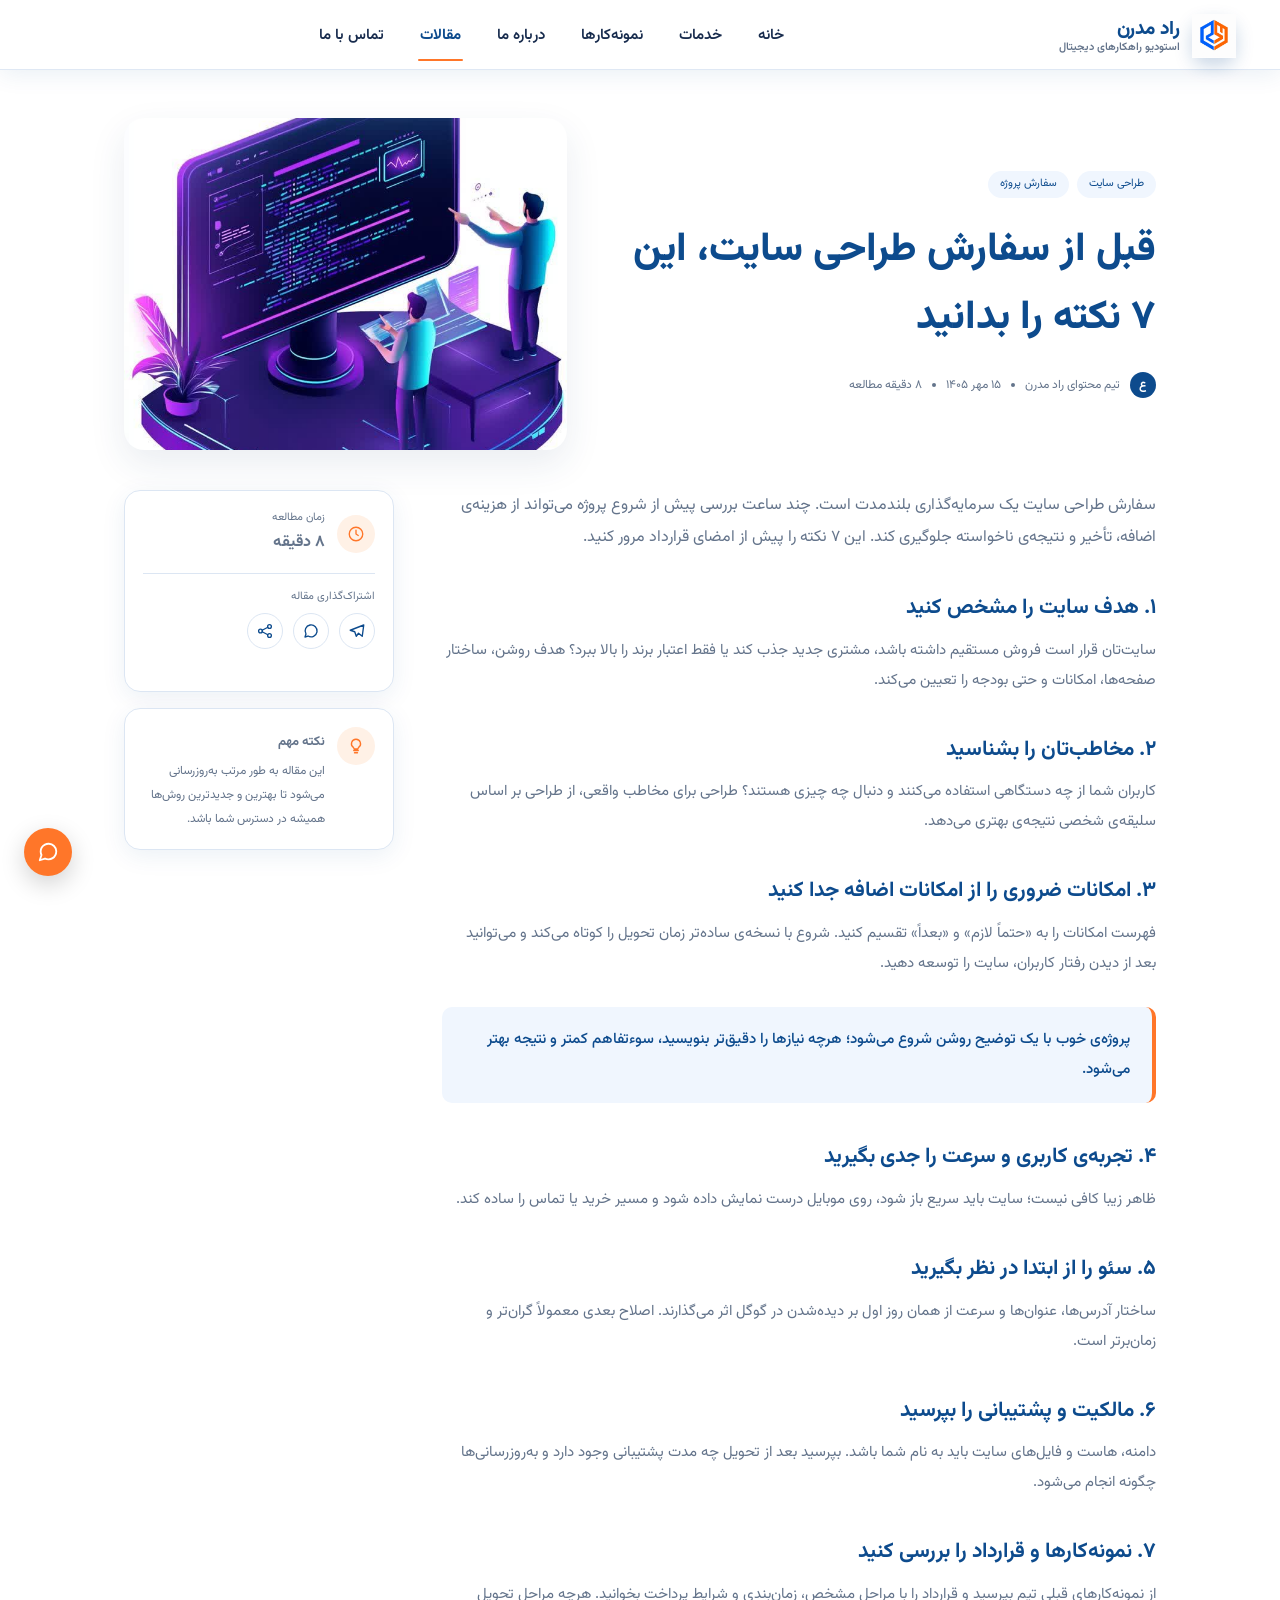
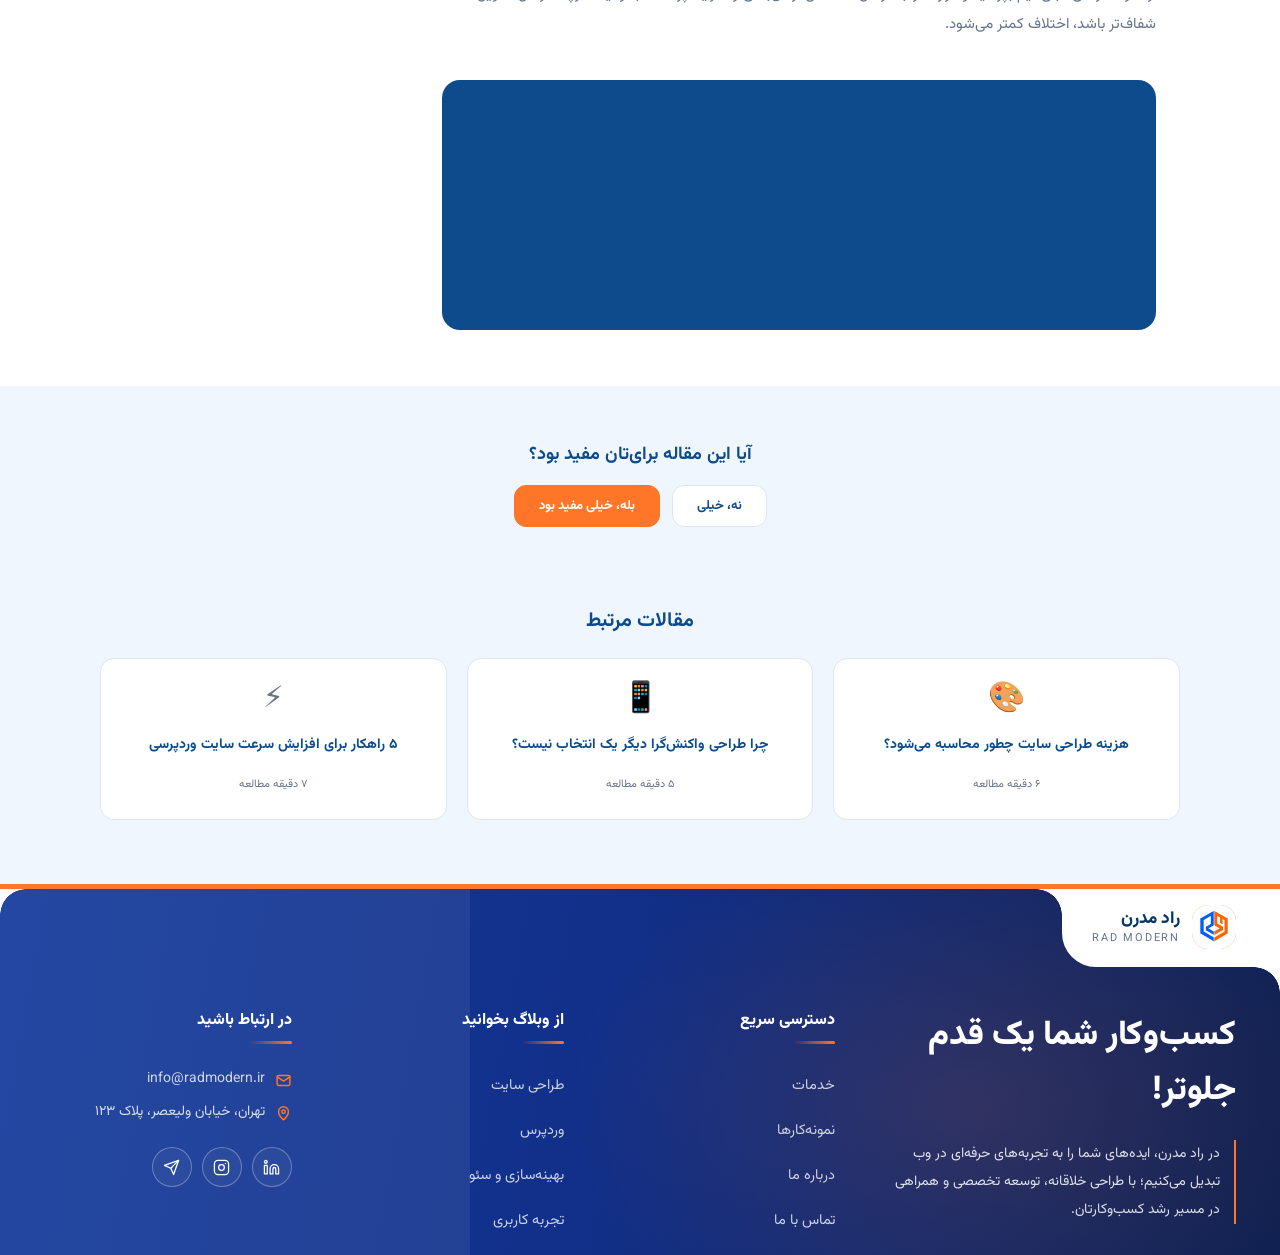
<file: rad/article.html>
<!DOCTYPE html>
<html lang="fa" dir="rtl">
<head>
  <meta charset="UTF-8">
  <meta name="viewport" content="width=device-width, initial-scale=1.0">
  <title>مقاله | راد مدرن</title>
  <meta name="description" content="مقاله‌ها و راهنماهای راد مدرن درباره طراحی سایت، سئو و تجربه کاربری." id="desc">
<meta property="og:type" content="article">
<meta property="og:locale" content="fa_IR">
<meta property="og:title" content="مقاله | راد مدرن" id="ogTitle">
<meta property="og:description" content="مقاله‌ها و راهنماهای راد مدرن درباره طراحی سایت و راهکارهای دیجیتال." id="ogDesc">
  <link rel="preconnect" href="https://fonts.googleapis.com">
  <link rel="preconnect" href="https://fonts.gstatic.com" crossorigin>
  <link href="https://fonts.googleapis.com/css2?family=Vazirmatn:wght@400;500;600;700;800&display=swap" rel="stylesheet">
  <link rel="stylesheet" href="site.css">
<link rel="stylesheet" href="design-system.css">
<link rel="stylesheet" href="header.css">
<link rel="stylesheet" href="footer.css">

</head>
<body class="page-article">
<a class="skip-link" href="#main-content">رفتن به محتوای اصلی</a>

<div class="progress" id="progress" aria-hidden="true"></div>

<header class="site-header" id="siteHeader">
  <div class="header-container">
    <!-- لوگو و نشان برند -->
    <a href="index.html" class="header-brand" aria-label="صفحه اصلی راد مدرن">
      <span class="brand-logo" aria-hidden="true"><img class="logo-img" src="logo.png" alt="" width="44" height="44"></span>
      <div class="brand-text">
        <strong class="brand-name">راد مدرن</strong>
        <span class="brand-tag">استودیو راهکارهای دیجیتال</span>
      </div>
    </a>

    <!-- منوی ناوبری اصلی دسکتاپ -->
    <nav class="header-nav" aria-label="منوی اصلی">
      <ul class="nav-list">
        <li><a href="index.html" class="nav-link">خانه</a></li>
        <li><a href="index.html#services" class="nav-link">خدمات</a></li>
        <li><a href="nemonekar.html" class="nav-link">نمونه‌کارها</a></li>
        <li><a href="about.html" class="nav-link">درباره ما</a></li>
        <li><a href="maghalat.html" class="nav-link is-active" aria-current="page">مقالات</a></li>
        <li><a href="contact.html" class="nav-link">تماس با ما</a></li>
      </ul>
    </nav>

    <!-- اکشن‌ها و دکمه تماس -->
    <div class="header-actions">

      <!-- دکمه همبرگری موبایل -->
      <button type="button" class="mobile-toggle" id="mobileMenuBtn" aria-label="باز کردن منوی موبایل" aria-expanded="false" aria-controls="mobileNav">
        <span class="hamburger-bar"></span>
        <span class="hamburger-bar"></span>
        <span class="hamburger-bar"></span>
      </button>
    </div>
  </div>

  <!-- منوی کشویی موبایل (Drawer) -->
  <div class="mobile-drawer" id="mobileNav" aria-hidden="true">
    <div class="drawer-backdrop" id="drawerBackdrop"></div>
    <div class="drawer-content">
      <div class="drawer-header">
        <a href="index.html" class="header-brand">
          <span class="brand-logo" aria-hidden="true"><img class="logo-img" src="logo.png" alt="" width="44" height="44"></span>
          <div class="brand-text">
            <strong class="brand-name">راد مدرن</strong>
            <span class="brand-tag">استودیو راهکارهای دیجیتال</span>
          </div>
        </a>
        <button type="button" class="drawer-close" id="drawerCloseBtn" aria-label="بستن منو">
          <svg viewBox="0 0 24 24" aria-hidden="true"><path d="M6 18L18 6M6 6l12 12" stroke="currentColor" stroke-width="2" stroke-linecap="round"/></svg>
        </button>
      </div>

      <ul class="drawer-links">
        <li><a href="index.html" class="drawer-link"><svg viewBox="0 0 24 24"><path d="M3 9l9-7 9 7v11a2 2 0 0 1-2 2H5a2 2 0 0 1-2-2z"/></svg>خانه</a></li>
        <li><a href="index.html#services" class="drawer-link"><svg viewBox="0 0 24 24"><rect x="2" y="3" width="20" height="14" rx="2"/><path d="M8 21h8M12 17v4"/></svg>خدمات</a></li>
        <li><a href="nemonekar.html" class="drawer-link"><svg viewBox="0 0 24 24"><polygon points="12 2 2 7 12 12 22 7 12 2"/><polyline points="2 17 12 22 22 17"/><polyline points="2 12 12 17 22 12"/></svg>نمونه‌کارها</a></li>
        <li><a href="about.html" class="drawer-link"><svg viewBox="0 0 24 24"><path d="M17 21v-2a4 4 0 0 0-4-4H5a4 4 0 0 0-4 4v2"/><circle cx="9" cy="7" r="4"/><path d="M23 21v-2a4 4 0 0 0-3-3.87"/><path d="M16 3.13a4 4 0 0 1 0 7.75"/></svg>درباره ما</a></li>
        <li><a href="maghalat.html" class="drawer-link is-active"><svg viewBox="0 0 24 24"><path d="M4 19.5A2.5 2.5 0 0 1 6.5 17H20"/><path d="M6.5 2H20v20H6.5A2.5 2.5 0 0 1 4 19.5v-15A2.5 2.5 0 0 1 6.5 2z"/></svg>مقالات</a></li>
        <li><a href="contact.html" class="drawer-link"><svg viewBox="0 0 24 24"><path d="M22 16.92v3a2 2 0 0 1-2.18 2 19.79 19.79 0 0 1-8.63-3.07 19.5 19.5 0 0 1-6-6 19.79 19.79 0 0 1-3.07-8.67A2 2 0 0 1 4.11 2h3a2 2 0 0 1 2 1.72 12.84 12.84 0 0 0 .7 2.81 2 2 0 0 1-.45 2.11L8.09 9.91a16 16 0 0 0 6 6l1.27-1.27a2 2 0 0 1 2.11-.45 12.84 12.84 0 0 0 2.81.7A2 2 0 0 1 22 16.92z"/></svg>تماس با ما</a></li>
      </ul>

      <div class="drawer-footer">
        <a href="contact.html" class="btn btn-primary" style="width:100%">شروع همکاری و مشاوره</a>
        <div class="drawer-social" role="group" aria-label="راه‌های ارتباط سریع">
        <a class="hc hc--call" href="tel:+989120000000" aria-label="تماس تلفنی" title="تماس تلفنی"><svg viewBox="0 0 24 24" aria-hidden="true"><path d="M22 16.92v3a2 2 0 0 1-2.18 2 19.79 19.79 0 0 1-8.63-3.07 19.5 19.5 0 0 1-6-6 19.79 19.79 0 0 1-3.07-8.67A2 2 0 0 1 4.11 2h3a2 2 0 0 1 2 1.72 12.84 12.84 0 0 0 .7 2.81 2 2 0 0 1-.45 2.11L8.09 9.91a16 16 0 0 0 6 6l1.27-1.27a2 2 0 0 1 2.11-.45 12.84 12.84 0 0 0 2.81.7A2 2 0 0 1 22 16.92z"/></svg></a>
        <a class="hc hc--tg" href="https://t.me/radmodern" target="_blank" rel="noopener" aria-label="تلگرام" title="تلگرام"><svg viewBox="0 0 24 24" aria-hidden="true"><path d="M22 2L11 13"/><path d="M22 2l-7 20-4-9-9-4 20-7z"/></svg></a>
        <a class="hc hc--wa" href="https://wa.me/989120000000" target="_blank" rel="noopener" aria-label="واتساپ" title="واتساپ"><svg viewBox="0 0 24 24" aria-hidden="true"><path d="M3 21l1.65-3.8a9 9 0 1 1 3.4 2.9L3 21"/><path d="M9 10a.5.5 0 0 0 1 0V9a.5.5 0 0 0-1 0v1a5 5 0 0 0 5 5h1a.5.5 0 0 0 0-1h-1a.5.5 0 0 0 0 1"/></svg></a>
      </div>
        <a href="mailto:info@radmodern.ir" class="drawer-contact-line">
          <svg viewBox="0 0 24 24"><rect x="3" y="5" width="18" height="14" rx="2"/><path d="M3 7l9 6 9-6"/></svg>
          <span dir="ltr">info@radmodern.ir</span>
        </a>
      </div>
    </div>
  </div>
</header>



<main id="main-content">
  <article>
    <header class="hero">
      <div class="hero-in">
        <div class="hero-text">
      <div class="tags" id="tags"></div>
      <h1 id="title"></h1>
      <div class="meta">
        <span class="avatar" id="av" aria-hidden="true"></span>
        <span id="author"></span>
        <span class="dot" aria-hidden="true"></span>
        <time id="date"></time>
        <span class="dot" aria-hidden="true"></span>
        <span id="read"></span>
      </div>
    </div>
        <img class="hero-img" id="heroImg" src="" alt="" width="736" height="736" fetchpriority="high">
      </div>
    </header>

    <div class="layout">
      <div class="content">
        <div id="content"></div>
        <section class="cta">
          <div>
            <h3>پروژه‌ای در ذهن دارید؟</h3>
            <p>با ما مشورت کنید؛ مشاوره‌ی اولیه رایگان است.</p>
          </div>
          <a href="contact.html" class="btn">مشاوره رایگان</a>
        </section>
      </div>

      <aside class="side" aria-label="اطلاعات مقاله">
        <div class="card">
          <div class="read">
            <span class="ic" aria-hidden="true"><svg viewBox="0 0 24 24"><circle cx="12" cy="12" r="9"/><path d="M12 7v5l3 2"/></svg></span>
            <div><small>زمان مطالعه</small><strong id="readSide"></strong></div>
          </div>
          <div class="share">
            <small>اشتراک‌گذاری مقاله</small>
            <div class="share-btns">
              <a id="shareTg" href="https://t.me/share/url" target="_blank" rel="noopener" aria-label="اشتراک در تلگرام"><svg viewBox="0 0 24 24"><path d="M21 4L3 11l6 2 2 6 3-4 5 4z"/></svg></a>
              <a id="shareWa" href="https://wa.me/" target="_blank" rel="noopener" aria-label="اشتراک در واتساپ"><svg viewBox="0 0 24 24"><path d="M4 20l1.3-4A8 8 0 1 1 8 18.7z"/></svg></a>
              <button type="button" id="copyLink" aria-label="کپی لینک مقاله"><svg viewBox="0 0 24 24"><circle cx="6" cy="12" r="2.5"/><circle cx="18" cy="6" r="2.5"/><circle cx="18" cy="18" r="2.5"/><path d="M8.2 11l7.6-4M8.2 13l7.6 4"/></svg></button>
            </div>
            <span class="copied" id="copied" role="status" aria-live="polite"></span>
          </div>
        </div>
        <div class="card note">
          <span class="ic warm" aria-hidden="true"><svg viewBox="0 0 24 24"><path d="M9 18h6M10 21h4M12 3a6 6 0 0 0-3.5 10.9c.6.5 1 1.2 1 2.1h5c0-.9.4-1.600 1-2.100A6 6 0 0 0 12 3z"/></svg></span>
          <div><strong>نکته مهم</strong><p>این مقاله به طور مرتب به‌روزرسانی می‌شود تا بهترین و جدیدترین روش‌ها همیشه در دسترس شما باشد.</p></div>
        </div>
      </aside>
    </div>
  </article>

  <section class="bottom">
    <div class="bottom-in">
      <div class="feedback">
        <h2>آیا این مقاله برای‌تان مفید بود؟</h2>
        <div class="fb-btns">
          <button type="button" class="fb" data-v="no">نه، خیلی</button>
          <button type="button" class="fb yes" data-v="yes">بله، خیلی مفید بود</button>
        </div>
        <p class="fb-msg" id="fbMsg" role="status" aria-live="polite"></p>
      </div>

      <div class="related">
        <h2 class="maghalat_mortabet">مقالات مرتبط</h2>
        <div class="related-grid" id="related"></div>
      </div>
    </div>
  </section>
</main>

<footer class="site-footer" aria-label="پاورقی سایت">
  <a class="sf-logo" href="index.html" aria-label="راد مدرن، صفحه اصلی">
    <img class="sf-mark" src="logo.png" alt="" width="40" height="40">
    <span><strong>راد مدرن</strong><small dir="ltr">RAD MODERN</small></span>
  </a>
  <div class="sf-wrap">
    <div class="sf-grid">
      <div class="sf-cta">
        <h2>کسب‌وکار شما یک قدم جلوتر!</h2>
        <p>در راد مدرن، ایده‌های شما را به تجربه‌های حرفه‌ای در وب تبدیل می‌کنیم؛ با طراحی خلاقانه، توسعه تخصصی و همراهی در مسیر رشد کسب‌وکارتان.</p>
        <a class="sf-up" href="#">بازگشت به بالا <svg viewBox="0 0 24 24" fill="none" stroke="currentColor" stroke-width="2" stroke-linecap="round" stroke-linejoin="round" aria-hidden="true"><path d="M12 19V5M5 12l7-7 7 7"/></svg></a>
      </div>
      <nav class="sf-col" aria-label="دسترسی سریع">
        <h3>دسترسی سریع</h3>
        <ul>
          <li><a href="index.html#services">خدمات</a></li>
          <li><a href="nemonekar.html">نمونه‌کارها</a></li>
          <li><a href="about.html">درباره ما</a></li>
          <li><a href="contact.html">تماس با ما</a></li>
        </ul>
      </nav>
      <nav class="sf-col" aria-label="از وبلاگ بخوانید">
        <h3>از وبلاگ بخوانید</h3>
        <ul>
          <li><a href="maghalat.html?cat=design">طراحی سایت</a></li>
          <li><a href="maghalat.html?cat=wordpress">وردپرس</a></li>
          <li><a href="maghalat.html?cat=seo">بهینه‌سازی و سئو</a></li>
          <li><a href="maghalat.html?cat=ux">تجربه کاربری</a></li>
        </ul>
      </nav>
      <div class="sf-col">
        <h3>در ارتباط باشید</h3>
        <ul class="sf-contact">
          <li><svg viewBox="0 0 24 24" aria-hidden="true"><rect x="3" y="5" width="18" height="14" rx="2"/><path d="M3 7l9 6 9-6"/></svg><a href="mailto:info@radmodern.ir" dir="ltr">info@radmodern.ir</a></li>
          <li><svg viewBox="0 0 24 24" aria-hidden="true"><path d="M12 21s7-6.2 7-11.5A7 7 0 0 0 5 9.5C5 14.8 12 21 12 21z"/><circle cx="12" cy="9.5" r="2.5"/></svg><span>تهران، خیابان ولیعصر، پلاک ۱۲۳</span></li>
        </ul>
        <div class="sf-social" role="group" aria-label="شبکه‌های اجتماعی">
          <a href="https://www.linkedin.com/company/radmodern" target="_blank" rel="noopener" aria-label="لینکدین" title="لینکدین"><svg viewBox="0 0 24 24" aria-hidden="true"><path d="M16 8a6 6 0 0 1 6 6v7h-4v-7a2 2 0 0 0-4 0v7h-4v-7a6 6 0 0 1 6-6z"/><rect x="2" y="9" width="4" height="12"/><circle cx="4" cy="4" r="2"/></svg></a>
          <a href="https://www.instagram.com/radmodern" target="_blank" rel="noopener" aria-label="اینستاگرام" title="اینستاگرام"><svg viewBox="0 0 24 24" aria-hidden="true"><rect x="2" y="2" width="20" height="20" rx="5"/><circle cx="12" cy="12" r="4"/><circle cx="17.5" cy="6.5" r="1" fill="currentColor" stroke="none"/></svg></a>
          <a href="https://t.me/radmodern" target="_blank" rel="noopener" aria-label="تلگرام" title="تلگرام"><svg viewBox="0 0 24 24" aria-hidden="true"><path d="M22 2L11 13"/><path d="M22 2l-7 20-4-9-9-4 20-7z"/></svg></a>
        </div>
      </div>
    </div>
  </div>
  <p class="sf-copy">© ۱۴۰۵ تمامی حقوق برای راد مدرن محفوظ است.</p>
</footer>



<script src="articles.js"></script>
<script src="article.js"></script>
<script>
(function(){
  var bar=document.getElementById('progress');
  function onScroll(){
    var h=document.documentElement;
    var max=h.scrollHeight-h.clientHeight;
    bar.style.transform='scaleX('+(max>0?Math.min(h.scrollTop/max,1):0)+')';
  }
  window.addEventListener('scroll',onScroll,{passive:true});onScroll();

  var url=encodeURIComponent(location.href), title=encodeURIComponent(document.title);
  document.getElementById('shareTg').href='https://t.me/share/url?url='+url+'&text='+title;
  document.getElementById('shareWa').href='https://wa.me/?text='+title+'%20'+url;

  var fbMsg=document.getElementById('fbMsg');
  document.querySelectorAll('.fb').forEach(function(b){
    b.addEventListener('click',function(){
      document.querySelectorAll('.fb').forEach(function(x){x.setAttribute('aria-pressed',x===b)});
      fbMsg.textContent=b.dataset.v==='yes'?'ممنون از بازخوردتان!':'ممنون؛ سعی می‌کنیم مقاله را بهتر کنیم.';
    });
  });

  var msg=document.getElementById('copied');
  document.getElementById('copyLink').addEventListener('click',function(){
    var done=function(t){msg.textContent=t;setTimeout(function(){msg.textContent=''},2000)};
    if(navigator.clipboard){navigator.clipboard.writeText(location.href).then(function(){done('لینک کپی شد')},function(){done('کپی نشد')});}
    else{done('کپی نشد')}
  });
})();
</script>

<!-- دکمه‌های شناور -->
<div class="floating-actions" aria-label="ابزارهای دسترسی سریع">
  <button type="button" class="floating-btn floating-btn--top" id="backToTopBtn" aria-label="رفتن به بالای صفحه" title="رفتن به بالا">
    <svg viewBox="0 0 24 24" fill="none" stroke="currentColor" stroke-width="2.5" stroke-linecap="round" stroke-linejoin="round"><path d="M18 15l-6-6-6 6"/></svg>
  </button>
  <a href="contact.html" class="floating-btn floating-btn--contact" aria-label="ارتباط سریع با راد مدرن" title="مشاوره و گفت‌وگو درباره پروژه">
    <svg viewBox="0 0 24 24" fill="none" stroke="currentColor" stroke-width="2" stroke-linecap="round" stroke-linejoin="round"><path d="M21 11.5a8.38 8.38 0 0 1-.9 3.8 8.5 8.5 0 0 1-7.6 4.7 8.38 8.38 0 0 1-3.8-.9L3 21l1.9-5.7a8.38 8.38 0 0 1-.9-3.8 8.5 8.5 0 0 1 4.7-7.6 8.38 8.38 0 0 1 3.8-.9h.5a8.48 8.48 0 0 1 8 8v.5z"/></svg>
  </a>
</div>

<script src="main.js"></script>
</body>
</html>
</file>
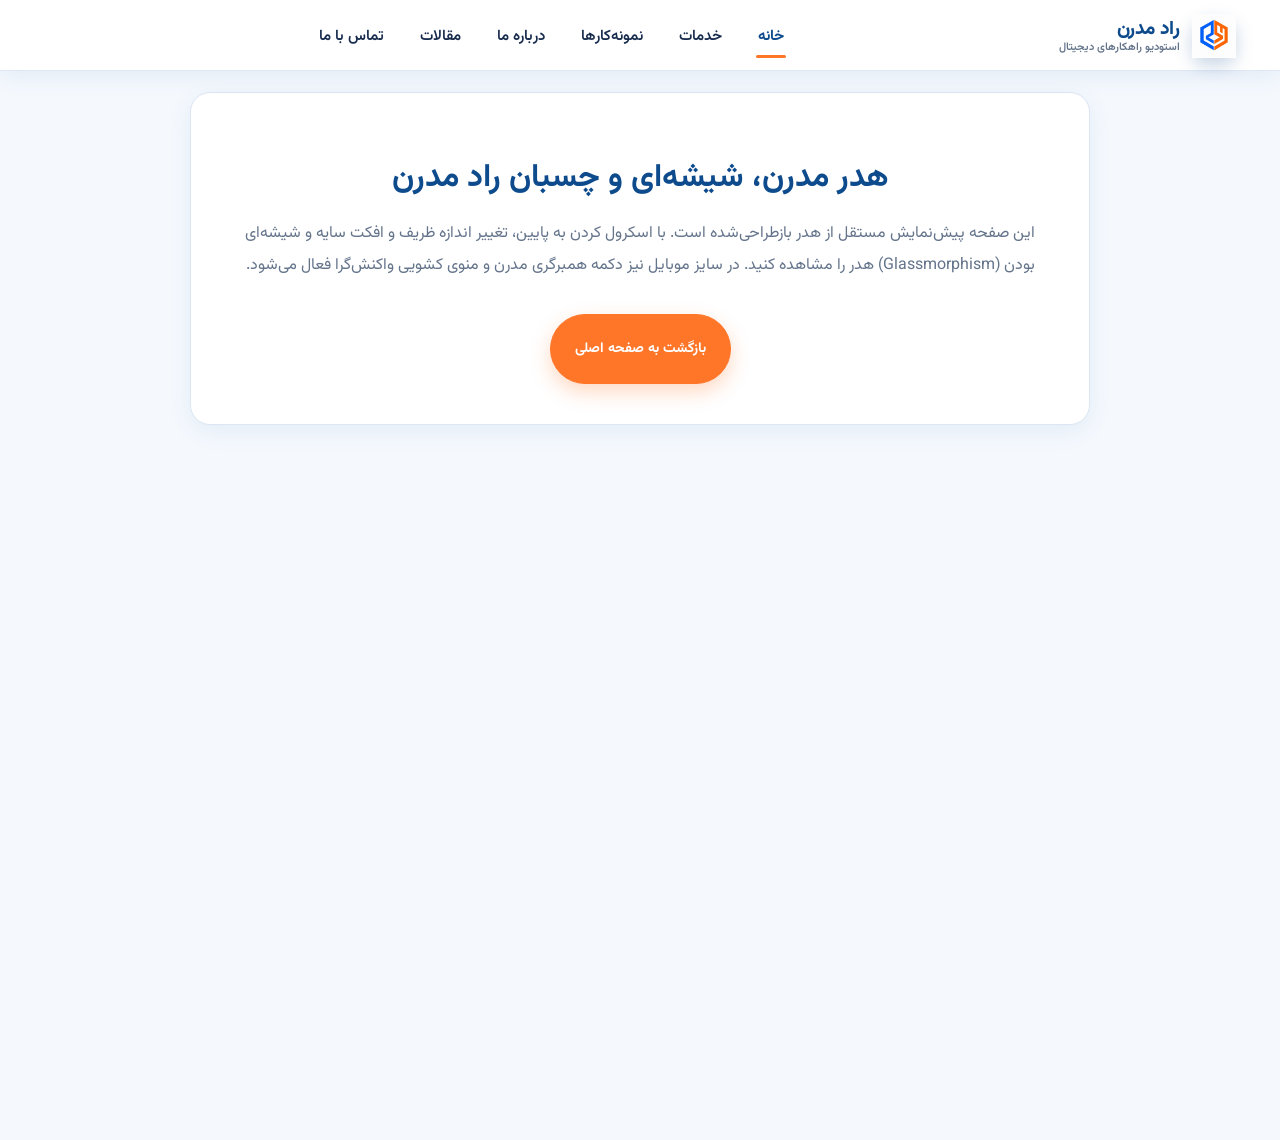
<file: rad/header.html>
<!DOCTYPE html>
<html lang="fa" dir="rtl">
<head>
<meta charset="UTF-8">
<meta name="viewport" content="width=device-width, initial-scale=1">
<title>پیش‌نمایش هدر جدید | راد مدرن</title>
<meta name="description" content="پیش‌نمایش مستقل بخش هدر مدرن وب‌سایت راد مدرن.">
<meta name="robots" content="noindex,follow">
<link rel="preconnect" href="https://fonts.googleapis.com">
<link href="https://fonts.googleapis.com/css2?family=Vazirmatn:wght@400;500;600;700;800&family=Barlow+Condensed:wght@700;800&display=swap" rel="stylesheet">
<link rel="stylesheet" href="site.css">
<link rel="stylesheet" href="design-system.css">
<link rel="stylesheet" href="header.css">
<style>
  body { margin: 0; font-family: var(--rm-font); background: var(--rm-home-canvas); min-height: 120vh; }
  .demo-content { max-width: 900px; margin: 60px auto; padding: 32px; text-align: center; }
  .demo-content h1 { color: var(--rm-blue); margin-bottom: 12px; }
  .demo-content p { color: var(--rm-gray); line-height: 2; }
</style>
</head>
<body>

<header class="site-header" id="siteHeader">
  <div class="header-container">
    <!-- لوگو و نشان برند -->
    <a href="index.html" class="header-brand" aria-label="صفحه اصلی راد مدرن">
      <span class="brand-logo" aria-hidden="true"><img class="logo-img" src="logo.png" alt="" width="44" height="44"></span>
      <div class="brand-text">
        <strong class="brand-name">راد مدرن</strong>
        <span class="brand-tag">استودیو راهکارهای دیجیتال</span>
      </div>
    </a>

    <!-- منوی ناوبری اصلی دسکتاپ -->
    <nav class="header-nav" aria-label="منوی اصلی">
      <ul class="nav-list">
        <li><a href="index.html" class="nav-link is-active" aria-current="page">خانه</a></li>
        <li><a href="#services" class="nav-link">خدمات</a></li>
        <li><a href="nemonekar.html" class="nav-link">نمونه‌کارها</a></li>
        <li><a href="about.html" class="nav-link">درباره ما</a></li>
        <li><a href="maghalat.html" class="nav-link">مقالات</a></li>
        <li><a href="contact.html" class="nav-link">تماس با ما</a></li>
      </ul>
    </nav>

    <!-- اکشن‌ها و دکمه تماس -->
    <div class="header-actions">

      <!-- دکمه همبرگری موبایل -->
      <button type="button" class="mobile-toggle" id="mobileMenuBtn" aria-label="باز کردن منوی موبایل" aria-expanded="false" aria-controls="mobileNav">
        <span class="hamburger-bar"></span>
        <span class="hamburger-bar"></span>
        <span class="hamburger-bar"></span>
      </button>
    </div>
  </div>

  <!-- منوی کشویی موبایل (Drawer) -->
  <div class="mobile-drawer" id="mobileNav" aria-hidden="true">
    <div class="drawer-backdrop" id="drawerBackdrop"></div>
    <div class="drawer-content">
      <div class="drawer-header">
        <a href="index.html" class="header-brand">
          <span class="brand-logo" aria-hidden="true"><img class="logo-img" src="logo.png" alt="" width="44" height="44"></span>
          <div class="brand-text">
            <strong class="brand-name">راد مدرن</strong>
            <span class="brand-tag">استودیو راهکارهای دیجیتال</span>
          </div>
        </a>
        <button type="button" class="drawer-close" id="drawerCloseBtn" aria-label="بستن منو">
          <svg viewBox="0 0 24 24" aria-hidden="true"><path d="M6 18L18 6M6 6l12 12" stroke="currentColor" stroke-width="2" stroke-linecap="round"/></svg>
        </button>
      </div>

      <ul class="drawer-links">
        <li><a href="index.html" class="drawer-link is-active"><svg viewBox="0 0 24 24"><path d="M3 9l9-7 9 7v11a2 2 0 0 1-2 2H5a2 2 0 0 1-2-2z"/></svg>خانه</a></li>
        <li><a href="#services" class="drawer-link"><svg viewBox="0 0 24 24"><rect x="2" y="3" width="20" height="14" rx="2"/><path d="M8 21h8M12 17v4"/></svg>خدمات</a></li>
        <li><a href="nemonekar.html" class="drawer-link"><svg viewBox="0 0 24 24"><polygon points="12 2 2 7 12 12 22 7 12 2"/><polyline points="2 17 12 22 22 17"/><polyline points="2 12 12 17 22 12"/></svg>نمونه‌کارها</a></li>
        <li><a href="about.html" class="drawer-link"><svg viewBox="0 0 24 24"><path d="M17 21v-2a4 4 0 0 0-4-4H5a4 4 0 0 0-4 4v2"/><circle cx="9" cy="7" r="4"/><path d="M23 21v-2a4 4 0 0 0-3-3.87"/><path d="M16 3.13a4 4 0 0 1 0 7.75"/></svg>درباره ما</a></li>
        <li><a href="maghalat.html" class="drawer-link"><svg viewBox="0 0 24 24"><path d="M4 19.5A2.5 2.5 0 0 1 6.5 17H20"/><path d="M6.5 2H20v20H6.5A2.5 2.5 0 0 1 4 19.5v-15A2.5 2.5 0 0 1 6.5 2z"/></svg>مقالات</a></li>
        <li><a href="contact.html" class="drawer-link"><svg viewBox="0 0 24 24"><path d="M22 16.92v3a2 2 0 0 1-2.18 2 19.79 19.79 0 0 1-8.63-3.07 19.5 19.5 0 0 1-6-6 19.79 19.79 0 0 1-3.07-8.67A2 2 0 0 1 4.11 2h3a2 2 0 0 1 2 1.72 12.84 12.84 0 0 0 .7 2.81 2 2 0 0 1-.45 2.11L8.09 9.91a16 16 0 0 0 6 6l1.27-1.27a2 2 0 0 1 2.11-.45 12.84 12.84 0 0 0 2.81.7A2 2 0 0 1 22 16.92z"/></svg>تماس با ما</a></li>
      </ul>

      <div class="drawer-footer">
        <a href="contact.html" class="btn btn-primary" style="width:100%">شروع همکاری و مشاوره</a>
        <div class="drawer-social" role="group" aria-label="راه‌های ارتباط سریع">
        <a class="hc hc--call" href="tel:+989120000000" aria-label="تماس تلفنی" title="تماس تلفنی"><svg viewBox="0 0 24 24" aria-hidden="true"><path d="M22 16.92v3a2 2 0 0 1-2.18 2 19.79 19.79 0 0 1-8.63-3.07 19.5 19.5 0 0 1-6-6 19.79 19.79 0 0 1-3.07-8.67A2 2 0 0 1 4.11 2h3a2 2 0 0 1 2 1.72 12.84 12.84 0 0 0 .7 2.81 2 2 0 0 1-.45 2.11L8.09 9.91a16 16 0 0 0 6 6l1.27-1.27a2 2 0 0 1 2.11-.45 12.84 12.84 0 0 0 2.81.7A2 2 0 0 1 22 16.92z"/></svg></a>
        <a class="hc hc--tg" href="https://t.me/radmodern" target="_blank" rel="noopener" aria-label="تلگرام" title="تلگرام"><svg viewBox="0 0 24 24" aria-hidden="true"><path d="M22 2L11 13"/><path d="M22 2l-7 20-4-9-9-4 20-7z"/></svg></a>
        <a class="hc hc--wa" href="https://wa.me/989120000000" target="_blank" rel="noopener" aria-label="واتساپ" title="واتساپ"><svg viewBox="0 0 24 24" aria-hidden="true"><path d="M3 21l1.65-3.8a9 9 0 1 1 3.4 2.9L3 21"/><path d="M9 10a.5.5 0 0 0 1 0V9a.5.5 0 0 0-1 0v1a5 5 0 0 0 5 5h1a.5.5 0 0 0 0-1h-1a.5.5 0 0 0 0 1"/></svg></a>
      </div>
        <a href="mailto:info@radmodern.ir" class="drawer-contact-line">
          <svg viewBox="0 0 24 24"><rect x="3" y="5" width="18" height="14" rx="2"/><path d="M3 7l9 6 9-6"/></svg>
          <span dir="ltr">info@radmodern.ir</span>
        </a>
      </div>
    </div>
  </div>
</header>


<div class="demo-content">
  <div class="rm-panel" style="padding: 40px;">
    <h1>هدر مدرن، شیشه‌ای و چسبان راد مدرن</h1>
    <p>این صفحه پیش‌نمایش مستقل از هدر بازطراحی‌شده است. با اسکرول کردن به پایین، تغییر اندازه ظریف و افکت سایه و شیشه‌ای بودن (Glassmorphism) هدر را مشاهده کنید. در سایز موبایل نیز دکمه همبرگری مدرن و منوی کشویی واکنش‌گرا فعال می‌شود.</p>
    <a href="index.html" class="btn btn-primary" style="margin-top: 16px;">بازگشت به صفحه اصلی</a>
  </div>
</div>

<script src="main.js"></script>
</body>
</html>
</file>
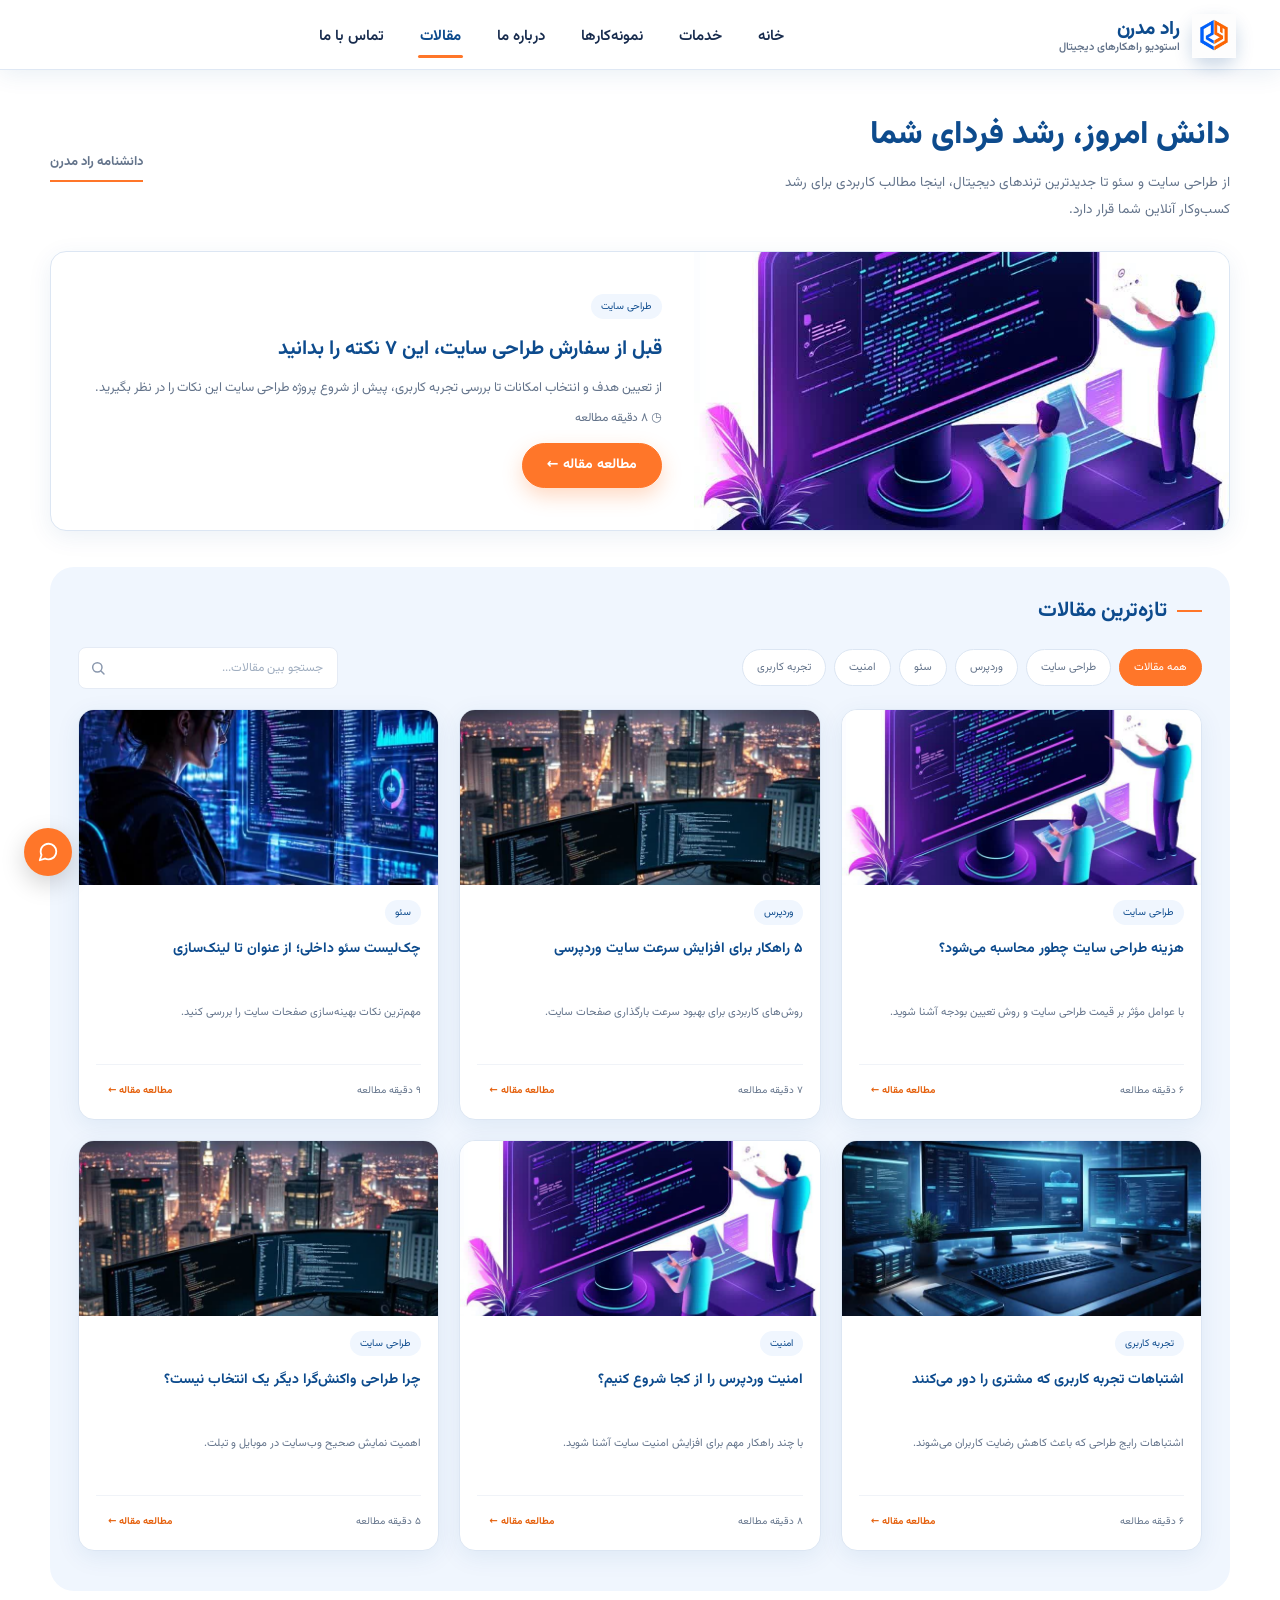
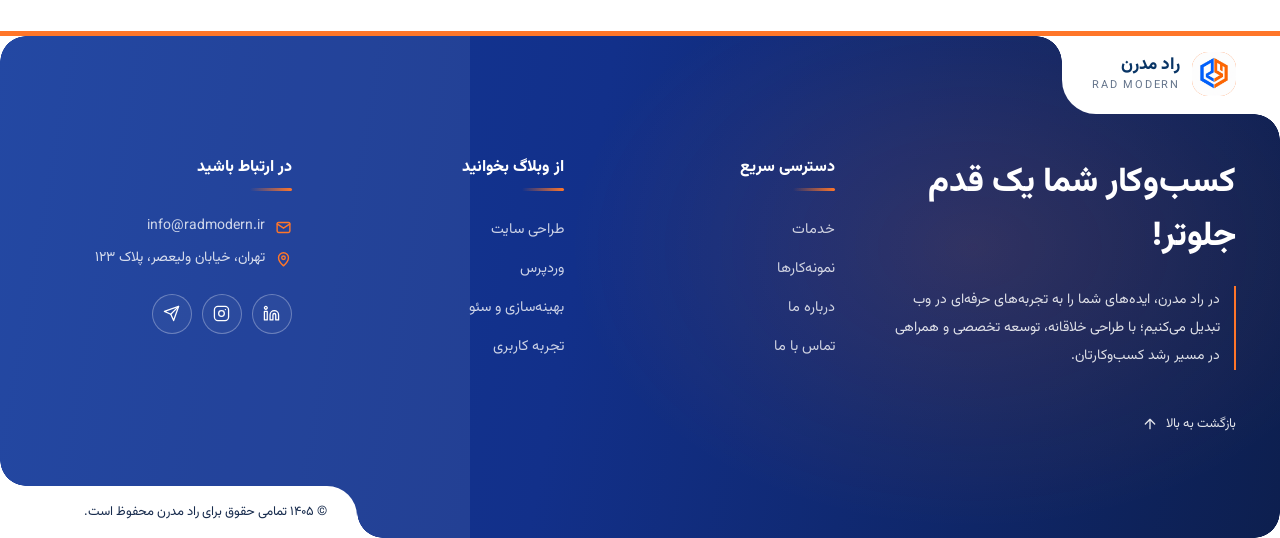
<file: rad/maghalat.html>
<!DOCTYPE html>
<html lang="fa" dir="rtl">
<head>
  <meta charset="UTF-8">
  <meta name="viewport" content="width=device-width, initial-scale=1.0">
  <title>مقالات راد مدرن | طراحی سایت، سئو و تجربه کاربری</title>
  <meta name="description" content="راهنماهای کاربردی درباره طراحی سایت، وردپرس، سئو، امنیت و تجربه کاربری در راد مدرن.">
<meta property="og:type" content="website">
<meta property="og:locale" content="fa_IR">
<meta property="og:title" content="مقالات راد مدرن | طراحی سایت، سئو و تجربه کاربری">
<meta property="og:description" content="مطالب کاربردی برای شناخت بهتر طراحی و توسعه دیجیتال.">
  <link href="https://fonts.googleapis.com/css2?family=Vazirmatn:wght@400;500;600;700;800&display=swap" rel="stylesheet">
  <link rel="stylesheet" href="site.css">
<link rel="stylesheet" href="design-system.css">
<link rel="stylesheet" href="header.css">
<link rel="stylesheet" href="footer.css">

</head>
<body class="page-maghalat">
<a class="skip-link" href="#main-content">رفتن به محتوای اصلی</a>

<header class="site-header" id="siteHeader">
  <div class="header-container">
    <!-- لوگو و نشان برند -->
    <a href="index.html" class="header-brand" aria-label="صفحه اصلی راد مدرن">
      <span class="brand-logo" aria-hidden="true"><img class="logo-img" src="logo.png" alt="" width="44" height="44"></span>
      <div class="brand-text">
        <strong class="brand-name">راد مدرن</strong>
        <span class="brand-tag">استودیو راهکارهای دیجیتال</span>
      </div>
    </a>

    <!-- منوی ناوبری اصلی دسکتاپ -->
    <nav class="header-nav" aria-label="منوی اصلی">
      <ul class="nav-list">
        <li><a href="index.html" class="nav-link">خانه</a></li>
        <li><a href="index.html#services" class="nav-link">خدمات</a></li>
        <li><a href="nemonekar.html" class="nav-link">نمونه‌کارها</a></li>
        <li><a href="about.html" class="nav-link">درباره ما</a></li>
        <li><a href="maghalat.html" class="nav-link is-active" aria-current="page">مقالات</a></li>
        <li><a href="contact.html" class="nav-link">تماس با ما</a></li>
      </ul>
    </nav>

    <!-- اکشن‌ها و دکمه تماس -->
    <div class="header-actions">

      <!-- دکمه همبرگری موبایل -->
      <button type="button" class="mobile-toggle" id="mobileMenuBtn" aria-label="باز کردن منوی موبایل" aria-expanded="false" aria-controls="mobileNav">
        <span class="hamburger-bar"></span>
        <span class="hamburger-bar"></span>
        <span class="hamburger-bar"></span>
      </button>
    </div>
  </div>

  <!-- منوی کشویی موبایل (Drawer) -->
  <div class="mobile-drawer" id="mobileNav" aria-hidden="true">
    <div class="drawer-backdrop" id="drawerBackdrop"></div>
    <div class="drawer-content">
      <div class="drawer-header">
        <a href="index.html" class="header-brand">
          <span class="brand-logo" aria-hidden="true"><img class="logo-img" src="logo.png" alt="" width="44" height="44"></span>
          <div class="brand-text">
            <strong class="brand-name">راد مدرن</strong>
            <span class="brand-tag">استودیو راهکارهای دیجیتال</span>
          </div>
        </a>
        <button type="button" class="drawer-close" id="drawerCloseBtn" aria-label="بستن منو">
          <svg viewBox="0 0 24 24" aria-hidden="true"><path d="M6 18L18 6M6 6l12 12" stroke="currentColor" stroke-width="2" stroke-linecap="round"/></svg>
        </button>
      </div>

      <ul class="drawer-links">
        <li><a href="index.html" class="drawer-link"><svg viewBox="0 0 24 24"><path d="M3 9l9-7 9 7v11a2 2 0 0 1-2 2H5a2 2 0 0 1-2-2z"/></svg>خانه</a></li>
        <li><a href="index.html#services" class="drawer-link"><svg viewBox="0 0 24 24"><rect x="2" y="3" width="20" height="14" rx="2"/><path d="M8 21h8M12 17v4"/></svg>خدمات</a></li>
        <li><a href="nemonekar.html" class="drawer-link"><svg viewBox="0 0 24 24"><polygon points="12 2 2 7 12 12 22 7 12 2"/><polyline points="2 17 12 22 22 17"/><polyline points="2 12 12 17 22 12"/></svg>نمونه‌کارها</a></li>
        <li><a href="about.html" class="drawer-link"><svg viewBox="0 0 24 24"><path d="M17 21v-2a4 4 0 0 0-4-4H5a4 4 0 0 0-4 4v2"/><circle cx="9" cy="7" r="4"/><path d="M23 21v-2a4 4 0 0 0-3-3.87"/><path d="M16 3.13a4 4 0 0 1 0 7.75"/></svg>درباره ما</a></li>
        <li><a href="maghalat.html" class="drawer-link is-active"><svg viewBox="0 0 24 24"><path d="M4 19.5A2.5 2.5 0 0 1 6.5 17H20"/><path d="M6.5 2H20v20H6.5A2.5 2.5 0 0 1 4 19.5v-15A2.5 2.5 0 0 1 6.5 2z"/></svg>مقالات</a></li>
        <li><a href="contact.html" class="drawer-link"><svg viewBox="0 0 24 24"><path d="M22 16.92v3a2 2 0 0 1-2.18 2 19.79 19.79 0 0 1-8.63-3.07 19.5 19.5 0 0 1-6-6 19.79 19.79 0 0 1-3.07-8.67A2 2 0 0 1 4.11 2h3a2 2 0 0 1 2 1.72 12.84 12.84 0 0 0 .7 2.81 2 2 0 0 1-.45 2.11L8.09 9.91a16 16 0 0 0 6 6l1.27-1.27a2 2 0 0 1 2.11-.45 12.84 12.84 0 0 0 2.81.7A2 2 0 0 1 22 16.92z"/></svg>تماس با ما</a></li>
      </ul>

      <div class="drawer-footer">
        <a href="contact.html" class="btn btn-primary" style="width:100%">شروع همکاری و مشاوره</a>
        <div class="drawer-social" role="group" aria-label="راه‌های ارتباط سریع">
        <a class="hc hc--call" href="tel:+989120000000" aria-label="تماس تلفنی" title="تماس تلفنی"><svg viewBox="0 0 24 24" aria-hidden="true"><path d="M22 16.92v3a2 2 0 0 1-2.18 2 19.79 19.79 0 0 1-8.63-3.07 19.5 19.5 0 0 1-6-6 19.79 19.79 0 0 1-3.07-8.67A2 2 0 0 1 4.11 2h3a2 2 0 0 1 2 1.72 12.84 12.84 0 0 0 .7 2.81 2 2 0 0 1-.45 2.11L8.09 9.91a16 16 0 0 0 6 6l1.27-1.27a2 2 0 0 1 2.11-.45 12.84 12.84 0 0 0 2.81.7A2 2 0 0 1 22 16.92z"/></svg></a>
        <a class="hc hc--tg" href="https://t.me/radmodern" target="_blank" rel="noopener" aria-label="تلگرام" title="تلگرام"><svg viewBox="0 0 24 24" aria-hidden="true"><path d="M22 2L11 13"/><path d="M22 2l-7 20-4-9-9-4 20-7z"/></svg></a>
        <a class="hc hc--wa" href="https://wa.me/989120000000" target="_blank" rel="noopener" aria-label="واتساپ" title="واتساپ"><svg viewBox="0 0 24 24" aria-hidden="true"><path d="M3 21l1.65-3.8a9 9 0 1 1 3.4 2.9L3 21"/><path d="M9 10a.5.5 0 0 0 1 0V9a.5.5 0 0 0-1 0v1a5 5 0 0 0 5 5h1a.5.5 0 0 0 0-1h-1a.5.5 0 0 0 0 1"/></svg></a>
      </div>
        <a href="mailto:info@radmodern.ir" class="drawer-contact-line">
          <svg viewBox="0 0 24 24"><rect x="3" y="5" width="18" height="14" rx="2"/><path d="M3 7l9 6 9-6"/></svg>
          <span dir="ltr">info@radmodern.ir</span>
        </a>
      </div>
    </div>
  </div>
</header>



<main class="container" id="main-content">


  <section class="intro">
    <div>
      <h1>دانش امروز، <span>رشد فردای شما</span></h1>
      <p>
        از طراحی سایت و سئو تا جدیدترین ترندهای دیجیتال،
        اینجا مطالب کاربردی برای رشد کسب‌وکار آنلاین شما قرار دارد.
      </p>
    </div>
    <div class="intro-label">دانشنامه راد مدرن</div>
  </section>

  <section class="featured">
    <div class="featured-image">
      <a href="article.html?id=featured" tabindex="-1" aria-hidden="true"><img src="image/maghalat1.png" alt="طراحی سایت" fetchpriority="high" decoding="async"></a>
    </div>

    <div class="featured-content">
      <span class="tag">طراحی سایت</span>
      <h2><a href="article.html?id=featured">قبل از سفارش طراحی سایت، این ۷ نکته را بدانید</a></h2>
      <p>
        از تعیین هدف و انتخاب امکانات تا بررسی تجربه کاربری،
        پیش از شروع پروژه طراحی سایت این نکات را در نظر بگیرید.
      </p>
      <div class="meta">◷ ۸ دقیقه مطالعه</div>
      <a href="article.html?id=featured" class="button">مطالعه مقاله ←</a>
    </div>
  </section>

  <section class="articles-section">

    <div class="section-heading">
      <h2>تازه‌ترین مقالات</h2>
    </div>

    <div class="filters-row">
      <div class="categories" role="group" aria-label="فیلتر دسته‌بندی مقالات">
        <button class="active" data-category="all">همه مقالات</button>
        <button data-category="design">طراحی سایت</button>
        <button data-category="wordpress">وردپرس</button>
        <button data-category="seo">سئو</button>
        <button data-category="security">امنیت</button>
        <button data-category="ux">تجربه کاربری</button>
      </div>

      <div class="search-wrap">
        <span class="search-icon" aria-hidden="true">
          <svg width="16" height="16" viewBox="0 0 24 24" fill="none" stroke="currentColor" stroke-width="2.2" stroke-linecap="round" stroke-linejoin="round">
            <circle cx="11" cy="11" r="7"></circle>
            <line x1="16.5" y1="16.5" x2="21" y2="21"></line>
          </svg>
        </span>
        <input
          type="search"
          id="search"
          placeholder="جستجو بین مقالات..."
          aria-label="جستجو بین مقالات"
        >
      </div>
    </div>

    <div class="articles-grid" id="articles">

      <article class="card" data-category="design">
        <a href="article.html?id=1" class="card-stretch" aria-label="هزینه طراحی سایت چطور محاسبه می‌شود؟"></a>
        <img src="image/maghalat1.png" alt="هزینه طراحی سایت" loading="lazy" decoding="async">
        <div class="card-content">
          <span class="tag">طراحی سایت</span>
          <h3><a href="article.html?id=1">هزینه طراحی سایت چطور محاسبه می‌شود؟</a></h3>
          <p>با عوامل مؤثر بر قیمت طراحی سایت و روش تعیین بودجه آشنا شوید.</p>
          <div class="card-footer">
            <span>۶ دقیقه مطالعه</span>
            <a href="article.html?id=1">مطالعه مقاله ←</a>
          </div>
        </div>
      </article>

      <article class="card" data-category="wordpress">
        <a href="article.html?id=2" class="card-stretch" aria-label="۵ راهکار برای افزایش سرعت سایت وردپرسی"></a>
        <img src="image/maghalat2.png" alt="سرعت وردپرس" loading="lazy" decoding="async">
        <div class="card-content">
          <span class="tag">وردپرس</span>
          <h3><a href="article.html?id=2">۵ راهکار برای افزایش سرعت سایت وردپرسی</a></h3>
          <p>روش‌های کاربردی برای بهبود سرعت بارگذاری صفحات سایت.</p>
          <div class="card-footer">
            <span>۷ دقیقه مطالعه</span>
            <a href="article.html?id=2">مطالعه مقاله ←</a>
          </div>
        </div>
      </article>

      <article class="card" data-category="seo">
        <a href="article.html?id=3" class="card-stretch" aria-label="چک‌لیست سئو داخلی؛ از عنوان تا لینک‌سازی"></a>
        <img src="image/maghalat3.png" alt="سئو داخلی" loading="lazy" decoding="async">
        <div class="card-content">
          <span class="tag">سئو</span>
          <h3><a href="article.html?id=3">چک‌لیست سئو داخلی؛ از عنوان تا لینک‌سازی</a></h3>
          <p>مهم‌ترین نکات بهینه‌سازی صفحات سایت را بررسی کنید.</p>
          <div class="card-footer">
            <span>۹ دقیقه مطالعه</span>
            <a href="article.html?id=3">مطالعه مقاله ←</a>
          </div>
        </div>
      </article>

      <article class="card" data-category="ux">
        <a href="article.html?id=4" class="card-stretch" aria-label="اشتباهات تجربه کاربری که مشتری را دور می‌کنند"></a>
        <img src="image/maghalat4.png" alt="تجربه کاربری" loading="lazy" decoding="async">
        <div class="card-content">
          <span class="tag">تجربه کاربری</span>
          <h3><a href="article.html?id=4">اشتباهات تجربه کاربری که مشتری را دور می‌کنند</a></h3>
          <p>اشتباهات رایج طراحی که باعث کاهش رضایت کاربران می‌شوند.</p>
          <div class="card-footer">
            <span>۶ دقیقه مطالعه</span>
            <a href="article.html?id=4">مطالعه مقاله ←</a>
          </div>
        </div>
      </article>

      <article class="card" data-category="security">
        <a href="article.html?id=5" class="card-stretch" aria-label="امنیت وردپرس را از کجا شروع کنیم؟"></a>
        <img src="image/maghalat1.png" alt="امنیت وردپرس" loading="lazy" decoding="async">
        <div class="card-content">
          <span class="tag">امنیت</span>
          <h3><a href="article.html?id=5">امنیت وردپرس را از کجا شروع کنیم؟</a></h3>
          <p>با چند راهکار مهم برای افزایش امنیت سایت آشنا شوید.</p>
          <div class="card-footer">
            <span>۸ دقیقه مطالعه</span>
            <a href="article.html?id=5">مطالعه مقاله ←</a>
          </div>
        </div>
      </article>

      <article class="card" data-category="design">
        <a href="article.html?id=6" class="card-stretch" aria-label="چرا طراحی واکنش‌گرا دیگر یک انتخاب نیست؟"></a>
        <img src="image/maghalat2.png" alt="طراحی واکنش‌گرا" loading="lazy" decoding="async">
        <div class="card-content">
          <span class="tag">طراحی سایت</span>
          <h3><a href="article.html?id=6">چرا طراحی واکنش‌گرا دیگر یک انتخاب نیست؟</a></h3>
          <p>اهمیت نمایش صحیح وب‌سایت در موبایل و تبلت.</p>
          <div class="card-footer">
            <span>۵ دقیقه مطالعه</span>
            <a href="article.html?id=6">مطالعه مقاله ←</a>
          </div>
        </div>
      </article>

    </div>

    <p id="empty" role="status" aria-live="polite" hidden>مقاله‌ای با این عبارت یا دسته‌بندی پیدا نشد. عبارت دیگری را جستجو کنید یا فیلترها را تغییر دهید.</p>
  </section>

</main>

<footer class="site-footer" aria-label="پاورقی سایت">
  <a class="sf-logo" href="index.html" aria-label="راد مدرن، صفحه اصلی">
    <img class="sf-mark" src="logo.png" alt="" width="40" height="40">
    <span><strong>راد مدرن</strong><small dir="ltr">RAD MODERN</small></span>
  </a>
  <div class="sf-wrap">
    <div class="sf-grid">
      <div class="sf-cta">
        <h2>کسب‌وکار شما یک قدم جلوتر!</h2>
        <p>در راد مدرن، ایده‌های شما را به تجربه‌های حرفه‌ای در وب تبدیل می‌کنیم؛ با طراحی خلاقانه، توسعه تخصصی و همراهی در مسیر رشد کسب‌وکارتان.</p>
        <a class="sf-up" href="#">بازگشت به بالا <svg viewBox="0 0 24 24" fill="none" stroke="currentColor" stroke-width="2" stroke-linecap="round" stroke-linejoin="round" aria-hidden="true"><path d="M12 19V5M5 12l7-7 7 7"/></svg></a>
      </div>
      <nav class="sf-col" aria-label="دسترسی سریع">
        <h3>دسترسی سریع</h3>
        <ul>
          <li><a href="index.html#services">خدمات</a></li>
          <li><a href="nemonekar.html">نمونه‌کارها</a></li>
          <li><a href="about.html">درباره ما</a></li>
          <li><a href="contact.html">تماس با ما</a></li>
        </ul>
      </nav>
      <nav class="sf-col" aria-label="از وبلاگ بخوانید">
        <h3>از وبلاگ بخوانید</h3>
        <ul>
          <li><a href="maghalat.html?cat=design">طراحی سایت</a></li>
          <li><a href="maghalat.html?cat=wordpress">وردپرس</a></li>
          <li><a href="maghalat.html?cat=seo">بهینه‌سازی و سئو</a></li>
          <li><a href="maghalat.html?cat=ux">تجربه کاربری</a></li>
        </ul>
      </nav>
      <div class="sf-col">
        <h3>در ارتباط باشید</h3>
        <ul class="sf-contact">
          <li><svg viewBox="0 0 24 24" aria-hidden="true"><rect x="3" y="5" width="18" height="14" rx="2"/><path d="M3 7l9 6 9-6"/></svg><a href="mailto:info@radmodern.ir" dir="ltr">info@radmodern.ir</a></li>
          <li><svg viewBox="0 0 24 24" aria-hidden="true"><path d="M12 21s7-6.2 7-11.5A7 7 0 0 0 5 9.5C5 14.8 12 21 12 21z"/><circle cx="12" cy="9.5" r="2.5"/></svg><span>تهران، خیابان ولیعصر، پلاک ۱۲۳</span></li>
        </ul>
        <div class="sf-social" role="group" aria-label="شبکه‌های اجتماعی">
          <a href="https://www.linkedin.com/company/radmodern" target="_blank" rel="noopener" aria-label="لینکدین" title="لینکدین"><svg viewBox="0 0 24 24" aria-hidden="true"><path d="M16 8a6 6 0 0 1 6 6v7h-4v-7a2 2 0 0 0-4 0v7h-4v-7a6 6 0 0 1 6-6z"/><rect x="2" y="9" width="4" height="12"/><circle cx="4" cy="4" r="2"/></svg></a>
          <a href="https://www.instagram.com/radmodern" target="_blank" rel="noopener" aria-label="اینستاگرام" title="اینستاگرام"><svg viewBox="0 0 24 24" aria-hidden="true"><rect x="2" y="2" width="20" height="20" rx="5"/><circle cx="12" cy="12" r="4"/><circle cx="17.5" cy="6.5" r="1" fill="currentColor" stroke="none"/></svg></a>
          <a href="https://t.me/radmodern" target="_blank" rel="noopener" aria-label="تلگرام" title="تلگرام"><svg viewBox="0 0 24 24" aria-hidden="true"><path d="M22 2L11 13"/><path d="M22 2l-7 20-4-9-9-4 20-7z"/></svg></a>
        </div>
      </div>
    </div>
  </div>
  <p class="sf-copy">© ۱۴۰۵ تمامی حقوق برای راد مدرن محفوظ است.</p>
</footer>



<!-- دکمه‌های شناور -->
<div class="floating-actions" aria-label="ابزارهای دسترسی سریع">
  <button type="button" class="floating-btn floating-btn--top" id="backToTopBtn" aria-label="رفتن به بالای صفحه" title="رفتن به بالا">
    <svg viewBox="0 0 24 24" fill="none" stroke="currentColor" stroke-width="2.5" stroke-linecap="round" stroke-linejoin="round"><path d="M18 15l-6-6-6 6"/></svg>
  </button>
  <a href="contact.html" class="floating-btn floating-btn--contact" aria-label="ارتباط سریع با راد مدرن" title="مشاوره و گفت‌وگو درباره پروژه">
    <svg viewBox="0 0 24 24" fill="none" stroke="currentColor" stroke-width="2" stroke-linecap="round" stroke-linejoin="round"><path d="M21 11.5a8.38 8.38 0 0 1-.9 3.8 8.5 8.5 0 0 1-7.6 4.7 8.38 8.38 0 0 1-3.8-.9L3 21l1.9-5.7a8.38 8.38 0 0 1-.9-3.8 8.5 8.5 0 0 1 4.7-7.6 8.38 8.38 0 0 1 3.8-.9h.5a8.48 8.48 0 0 1 8 8v.5z"/></svg>
  </a>
</div>

<script src="script.js"></script>
<script src="main.js"></script>
</body>
</html>
</file>
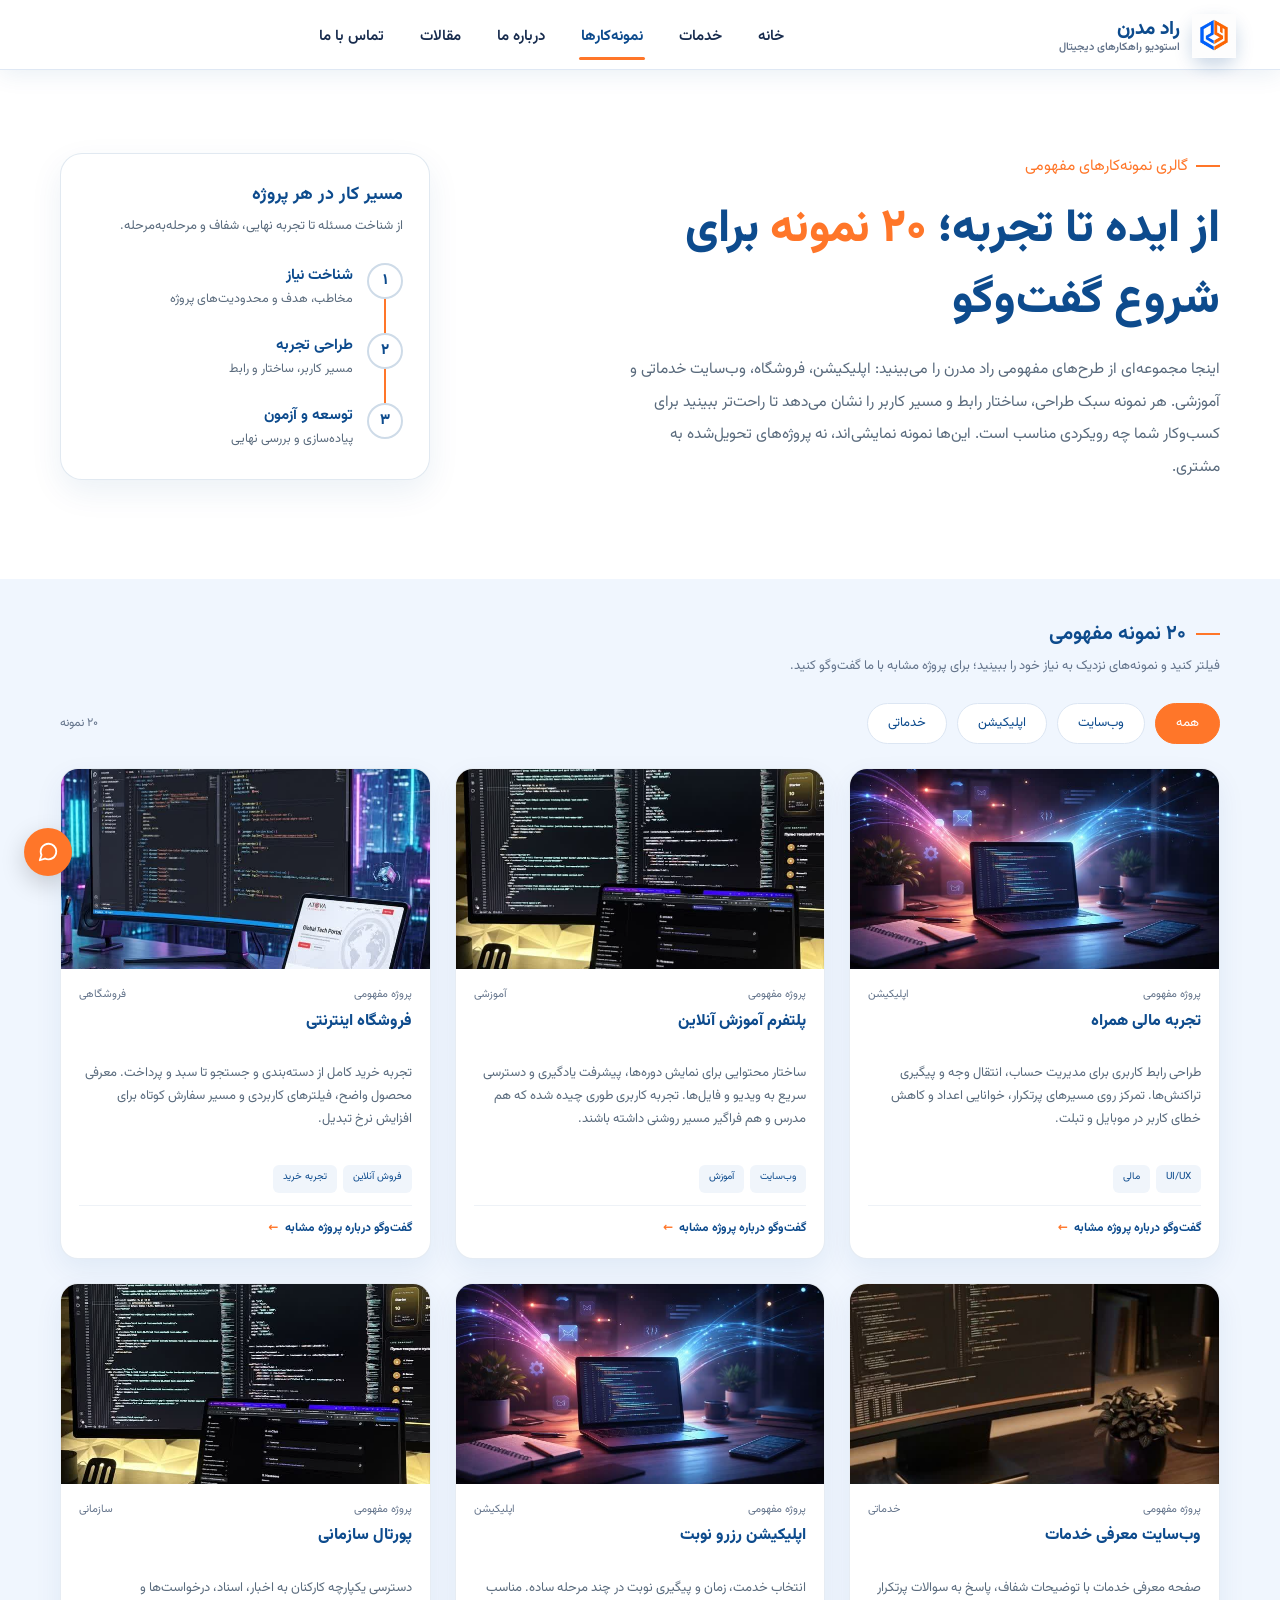
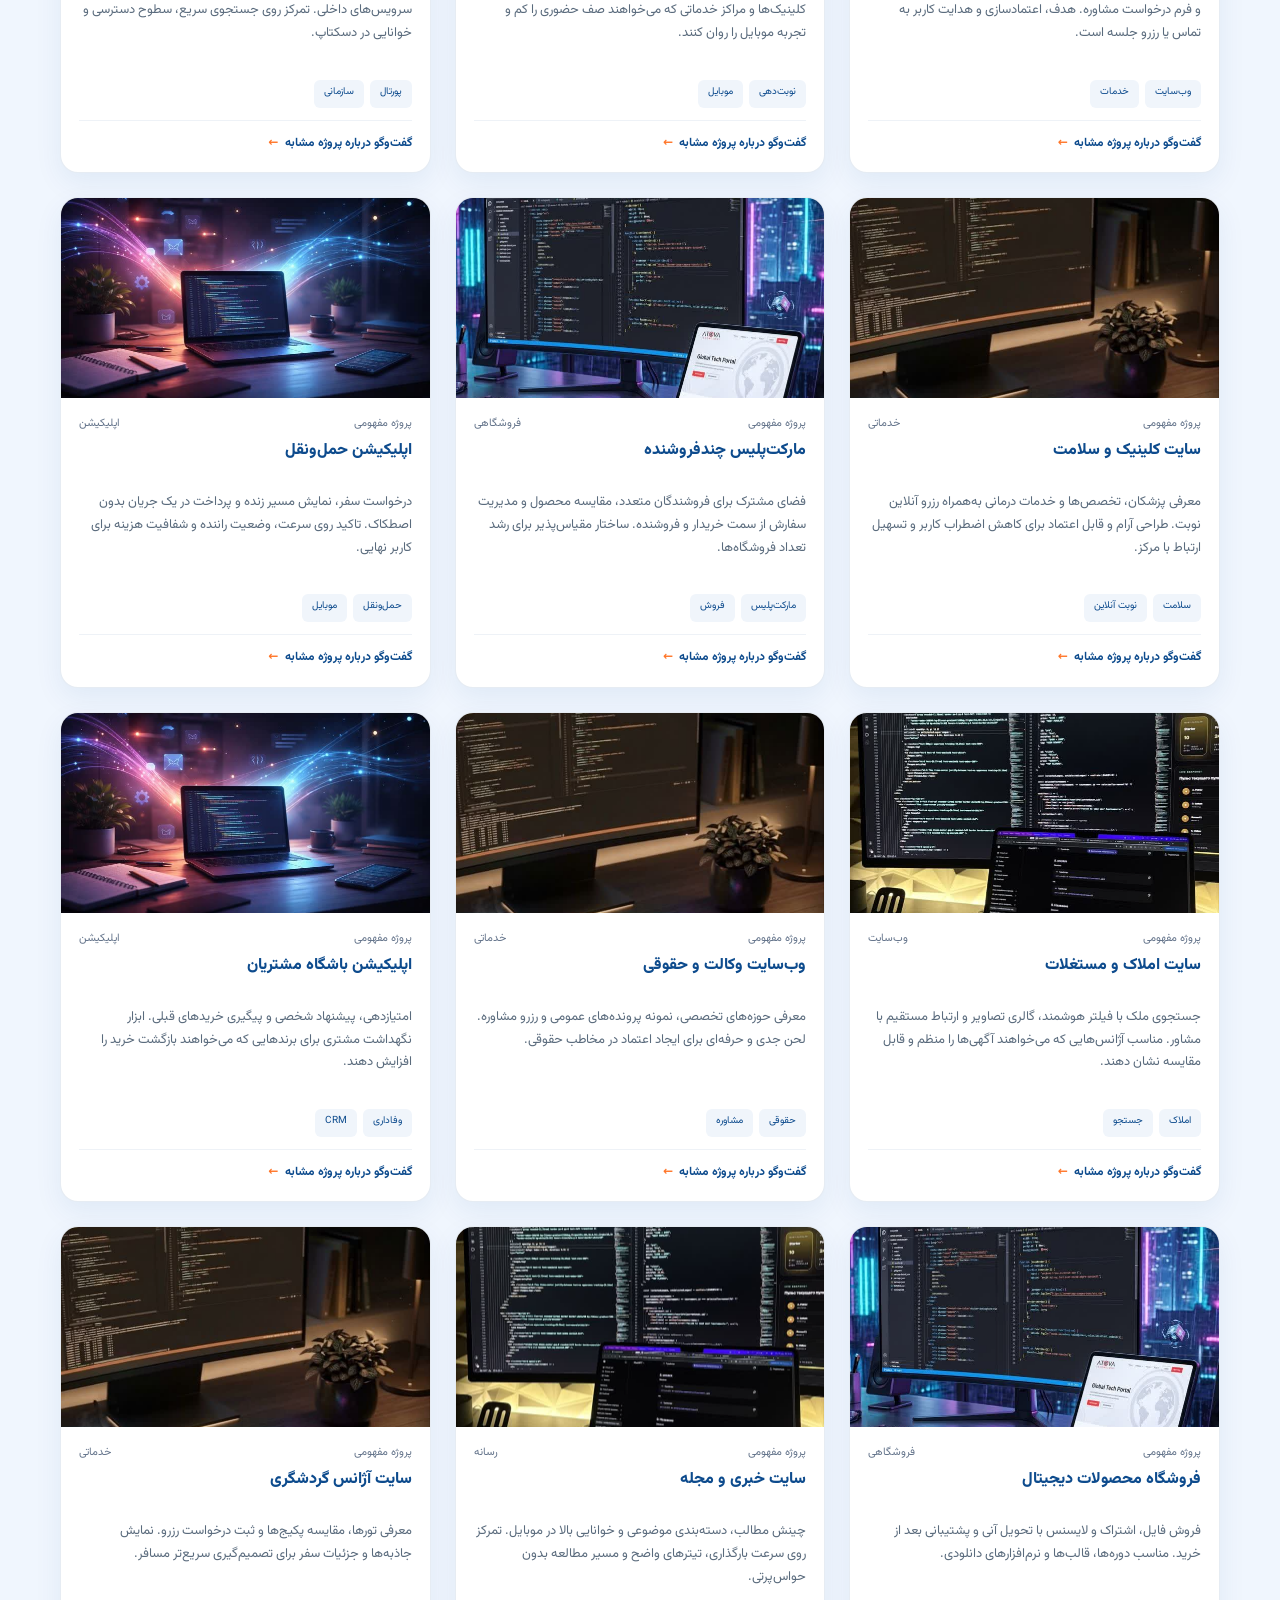
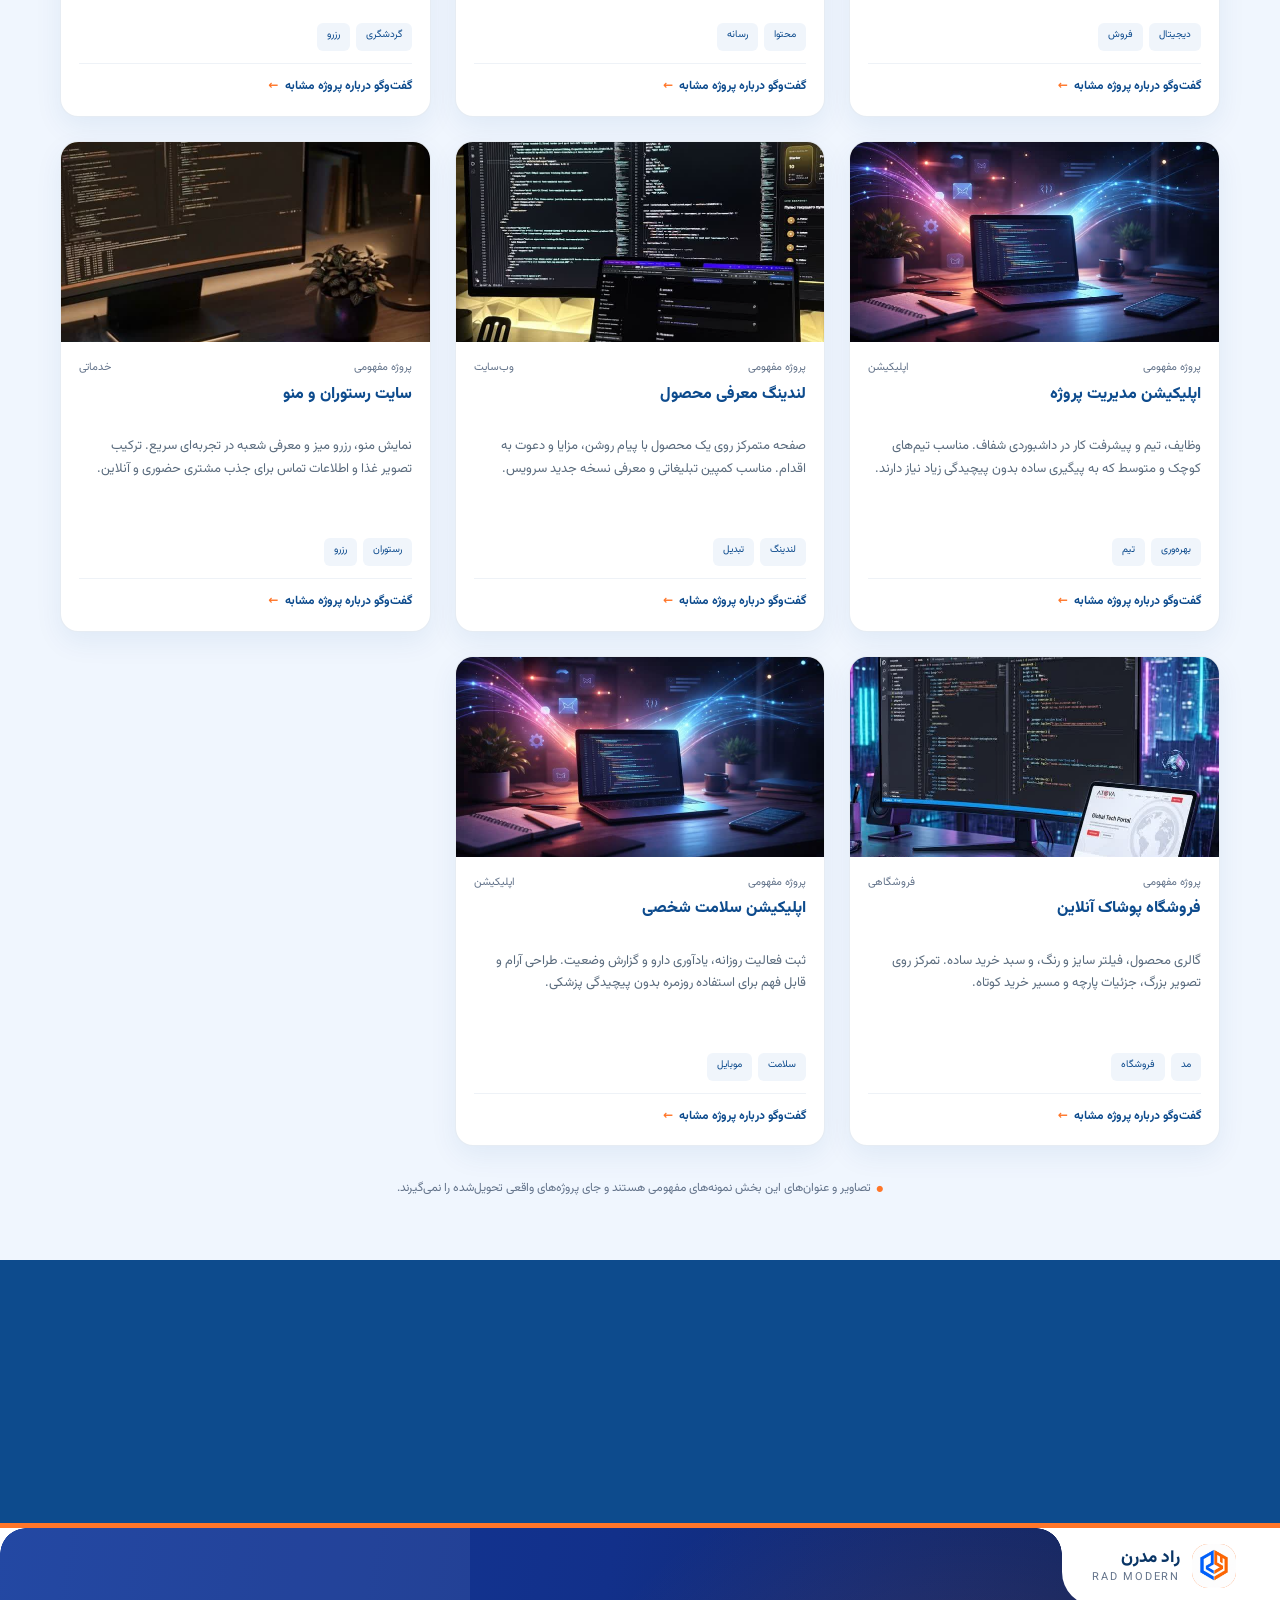
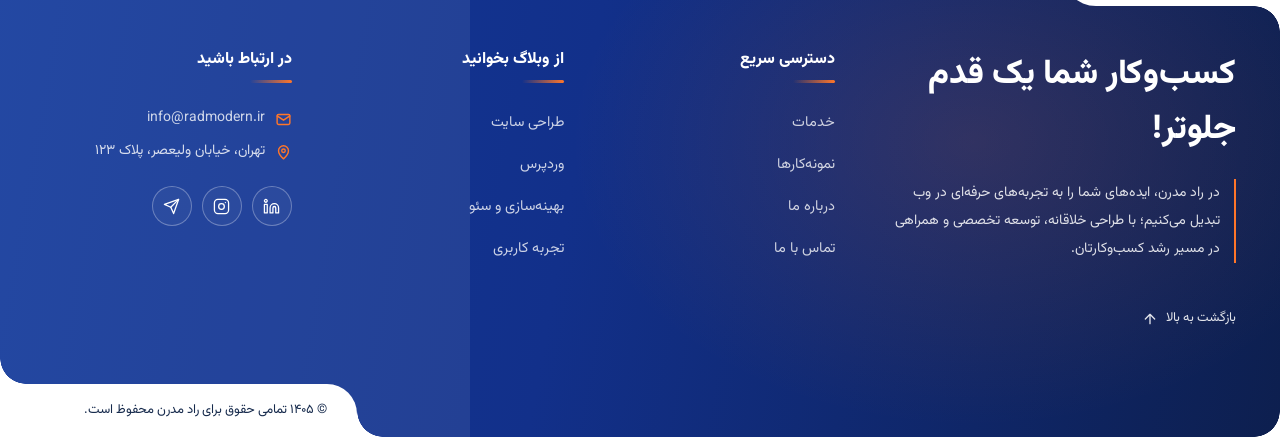
<file: rad/nemonekar.html>
<!DOCTYPE html>
<html lang="fa" dir="rtl">
<head>
  <meta charset="UTF-8">
  <meta name="viewport" content="width=device-width, initial-scale=1, viewport-fit=cover">
  <title>نمونه‌کارهای مفهومی | راد مدرن</title>
  <meta name="description" content="مروری بر طرح‌های مفهومی راد مدرن در طراحی وب‌سایت و تجربه‌های دیجیتال.">
<meta property="og:type" content="website">
<meta property="og:locale" content="fa_IR">
<meta property="og:title" content="نمونه‌های مفهومی طراحی | راد مدرن">
<meta property="og:description" content="طرح‌های مفهومی برای نمایش رویکرد طراحی و توسعه دیجیتال راد مدرن.">
  <link rel="preconnect" href="https://fonts.googleapis.com">
  <link rel="preconnect" href="https://fonts.gstatic.com" crossorigin>
  <link href="https://fonts.googleapis.com/css2?family=Vazirmatn:wght@400;500;600;700;800&display=swap" rel="stylesheet">
  <link rel="stylesheet" href="site.css">
  <link rel="stylesheet" href="design-system.css">
<link rel="stylesheet" href="header.css">
<link rel="stylesheet" href="footer.css">

  <style id="nemonekar-hero-fix">
    body.page-nemonekar section.hero,
    body.page-nemonekar .hero {
      background: #ffffff !important;
      background-image: none !important;
      background-color: #ffffff !important;
      color: #0D4B8D !important;
    }
    body.page-nemonekar .hero::before,
    body.page-nemonekar .hero::after {
      content: none !important;
      display: none !important;
      opacity: 0 !important;
      background: none !important;
    }
    body.page-nemonekar .hero .eyebrow { color: #FF7629 !important; }
    body.page-nemonekar .hero h1 { color: #0D4B8D !important; }
    body.page-nemonekar .hero h1 .accent,
    body.page-nemonekar .hero h1 .accent * { color: #FF7629 !important; }
    body.page-nemonekar .hero__text p { color: #5a6b7d !important; }
    body.page-nemonekar .hero__card {
      background: #ffffff !important;
      background-image: none !important;
      border: 1px solid rgba(13,75,141,.12) !important;
      color: #0D4B8D !important;
      box-shadow: 0 12px 32px rgba(13,75,141,.08) !important;
      backdrop-filter: none !important;
      -webkit-backdrop-filter: none !important;
    }
    body.page-nemonekar .hero__card h2 { color: #0D4B8D !important; }
    body.page-nemonekar .hero__card p { color: #5a6b7d !important; }
    body.page-nemonekar .steps b { color: #0D4B8D !important; }
    body.page-nemonekar .steps small { color: #5a6b7d !important; }
    body.page-nemonekar .steps::before { background: rgba(13,75,141,.14) !important; }
    body.page-nemonekar .steps::after { background: #FF7629 !important; }
    body.page-nemonekar .steps__n {
      background: #ffffff !important;
      border: 2px solid rgba(13,75,141,.2) !important;
      color: #0D4B8D !important;
      box-shadow: none !important;
    }
    body.page-nemonekar .grid {
      display: grid !important;
      grid-template-columns: repeat(3, minmax(0, 1fr)) !important;
      gap: 24px !important;
      grid-auto-rows: 1fr !important;
      align-items: stretch !important;
    }
    body.page-nemonekar .card[hidden] { display: none !important; }
    body.page-nemonekar .card {
      display: flex !important;
      flex-direction: column !important;
      height: 100% !important;
      background: #ffffff !important;
      border: 1px solid rgba(13, 75, 141, 0.10) !important;
      border-radius: 18px !important;
      overflow: hidden !important;
      box-shadow: 0 10px 28px rgba(13, 75, 141, 0.07) !important;
      transition: transform .25s ease, box-shadow .25s ease, border-color .25s ease !important;
    }
    body.page-nemonekar .card:hover {
      transform: translateY(-6px) !important;
      border-color: #FF7629 !important;
      box-shadow: 0 18px 40px rgba(255, 118, 41, 0.22) !important;
    }
    body.page-nemonekar .card__media {
      width: 100% !important;
      height: 200px !important;
      min-height: 200px !important;
      max-height: 200px !important;
      flex: 0 0 200px !important;
      background: #e8eef6 !important;
      overflow: hidden !important;
    }
    body.page-nemonekar .card__media img {
      width: 100% !important;
      height: 100% !important;
      object-fit: cover !important;
      object-position: center !important;
      display: block !important;
    }
    body.page-nemonekar .card__body {
      display: flex !important;
      flex-direction: column !important;
      flex: 1 1 auto !important;
      padding: 16px 18px 18px !important;
    }
    body.page-nemonekar .card h3 {
      height: 2.7em !important;
      overflow: hidden !important;
      display: -webkit-box !important;
      -webkit-box-orient: vertical !important;
      -webkit-line-clamp: 2 !important;
      line-clamp: 2 !important;
      margin: 6px 0 8px !important;
      color: #0D4B8D !important;
      font-size: 16px !important;
      font-weight: 800 !important;
      line-height: 1.35 !important;
      transition: color .2s ease !important;
    }
    body.page-nemonekar .card:hover h3 { color: #FF7629 !important; }
    body.page-nemonekar .card__body > p {
      height: 7em !important;
      overflow: hidden !important;
      display: -webkit-box !important;
      -webkit-box-orient: vertical !important;
      -webkit-line-clamp: 4 !important;
      line-clamp: 4 !important;
      margin: 0 0 12px !important;
      color: #5a6b7d !important;
      font-size: 13px !important;
      line-height: 1.75 !important;
    }
    body.page-nemonekar .tags { min-height: 28px !important; margin-bottom: 12px !important; }
    body.page-nemonekar .tags li {
      background: #f0f5fb !important;
      color: #0D4B8D !important;
      border-radius: 6px !important;
      font-size: 10px !important;
      padding: 3px 10px !important;
    }
    body.page-nemonekar .card:hover .tags li {
      background: rgba(255, 118, 41, 0.12) !important;
      color: #E5620F !important;
    }
    body.page-nemonekar .card__link {
      margin-top: auto !important;
      padding-top: 12px !important;
      border-top: 1px solid #eef2f7 !important;
      color: #0D4B8D !important;
      font-weight: 700 !important;
      transition: color .2s ease !important;
    }
    body.page-nemonekar .card:hover .card__link { color: #FF7629 !important; }
    body.page-nemonekar .card__link::after { color: #FF7629 !important; }
    @media (max-width: 980px) {
      body.page-nemonekar .grid { grid-template-columns: repeat(2, minmax(0, 1fr)) !important; }
    }
    @media (max-width: 600px) {
      body.page-nemonekar .grid { grid-template-columns: 1fr !important; }
      body.page-nemonekar .card__media {
        height: 180px !important; min-height: 180px !important; max-height: 180px !important; flex-basis: 180px !important;
      }
    }
  </style>
</head>
<body class="page-nemonekar">
<a class="skip-link" href="#main-content">رفتن به محتوای اصلی</a>
<header class="site-header" id="siteHeader">
  <div class="header-container">
    <!-- لوگو و نشان برند -->
    <a href="index.html" class="header-brand" aria-label="صفحه اصلی راد مدرن">
      <span class="brand-logo" aria-hidden="true"><img class="logo-img" src="logo.png" alt="" width="44" height="44"></span>
      <div class="brand-text">
        <strong class="brand-name">راد مدرن</strong>
        <span class="brand-tag">استودیو راهکارهای دیجیتال</span>
      </div>
    </a>

    <!-- منوی ناوبری اصلی دسکتاپ -->
    <nav class="header-nav" aria-label="منوی اصلی">
      <ul class="nav-list">
        <li><a href="index.html" class="nav-link">خانه</a></li>
        <li><a href="index.html#services" class="nav-link">خدمات</a></li>
        <li><a href="nemonekar.html" class="nav-link is-active" aria-current="page">نمونه‌کارها</a></li>
        <li><a href="about.html" class="nav-link">درباره ما</a></li>
        <li><a href="maghalat.html" class="nav-link">مقالات</a></li>
        <li><a href="contact.html" class="nav-link">تماس با ما</a></li>
      </ul>
    </nav>

    <!-- اکشن‌ها و دکمه تماس -->
    <div class="header-actions">

      <!-- دکمه همبرگری موبایل -->
      <button type="button" class="mobile-toggle" id="mobileMenuBtn" aria-label="باز کردن منوی موبایل" aria-expanded="false" aria-controls="mobileNav">
        <span class="hamburger-bar"></span>
        <span class="hamburger-bar"></span>
        <span class="hamburger-bar"></span>
      </button>
    </div>
  </div>

  <!-- منوی کشویی موبایل (Drawer) -->
  <div class="mobile-drawer" id="mobileNav" aria-hidden="true">
    <div class="drawer-backdrop" id="drawerBackdrop"></div>
    <div class="drawer-content">
      <div class="drawer-header">
        <a href="index.html" class="header-brand">
          <span class="brand-logo" aria-hidden="true"><img class="logo-img" src="logo.png" alt="" width="44" height="44"></span>
          <div class="brand-text">
            <strong class="brand-name">راد مدرن</strong>
            <span class="brand-tag">استودیو راهکارهای دیجیتال</span>
          </div>
        </a>
        <button type="button" class="drawer-close" id="drawerCloseBtn" aria-label="بستن منو">
          <svg viewBox="0 0 24 24" aria-hidden="true"><path d="M6 18L18 6M6 6l12 12" stroke="currentColor" stroke-width="2" stroke-linecap="round"/></svg>
        </button>
      </div>

      <ul class="drawer-links">
        <li><a href="index.html" class="drawer-link"><svg viewBox="0 0 24 24"><path d="M3 9l9-7 9 7v11a2 2 0 0 1-2 2H5a2 2 0 0 1-2-2z"/></svg>خانه</a></li>
        <li><a href="index.html#services" class="drawer-link"><svg viewBox="0 0 24 24"><rect x="2" y="3" width="20" height="14" rx="2"/><path d="M8 21h8M12 17v4"/></svg>خدمات</a></li>
        <li><a href="nemonekar.html" class="drawer-link is-active"><svg viewBox="0 0 24 24"><polygon points="12 2 2 7 12 12 22 7 12 2"/><polyline points="2 17 12 22 22 17"/><polyline points="2 12 12 17 22 12"/></svg>نمونه‌کارها</a></li>
        <li><a href="about.html" class="drawer-link"><svg viewBox="0 0 24 24"><path d="M17 21v-2a4 4 0 0 0-4-4H5a4 4 0 0 0-4 4v2"/><circle cx="9" cy="7" r="4"/><path d="M23 21v-2a4 4 0 0 0-3-3.87"/><path d="M16 3.13a4 4 0 0 1 0 7.75"/></svg>درباره ما</a></li>
        <li><a href="maghalat.html" class="drawer-link"><svg viewBox="0 0 24 24"><path d="M4 19.5A2.5 2.5 0 0 1 6.5 17H20"/><path d="M6.5 2H20v20H6.5A2.5 2.5 0 0 1 4 19.5v-15A2.5 2.5 0 0 1 6.5 2z"/></svg>مقالات</a></li>
        <li><a href="contact.html" class="drawer-link"><svg viewBox="0 0 24 24"><path d="M22 16.92v3a2 2 0 0 1-2.18 2 19.79 19.79 0 0 1-8.63-3.07 19.5 19.5 0 0 1-6-6 19.79 19.79 0 0 1-3.07-8.67A2 2 0 0 1 4.11 2h3a2 2 0 0 1 2 1.72 12.84 12.84 0 0 0 .7 2.81 2 2 0 0 1-.45 2.11L8.09 9.91a16 16 0 0 0 6 6l1.27-1.27a2 2 0 0 1 2.11-.45 12.84 12.84 0 0 0 2.81.7A2 2 0 0 1 22 16.92z"/></svg>تماس با ما</a></li>
      </ul>

      <div class="drawer-footer">
        <a href="contact.html" class="btn btn-primary" style="width:100%">شروع همکاری و مشاوره</a>
        <div class="drawer-social" role="group" aria-label="راه‌های ارتباط سریع">
        <a class="hc hc--call" href="tel:+989120000000" aria-label="تماس تلفنی" title="تماس تلفنی"><svg viewBox="0 0 24 24" aria-hidden="true"><path d="M22 16.92v3a2 2 0 0 1-2.18 2 19.79 19.79 0 0 1-8.63-3.07 19.5 19.5 0 0 1-6-6 19.79 19.79 0 0 1-3.07-8.67A2 2 0 0 1 4.11 2h3a2 2 0 0 1 2 1.72 12.84 12.84 0 0 0 .7 2.81 2 2 0 0 1-.45 2.11L8.09 9.91a16 16 0 0 0 6 6l1.27-1.27a2 2 0 0 1 2.11-.45 12.84 12.84 0 0 0 2.81.7A2 2 0 0 1 22 16.92z"/></svg></a>
        <a class="hc hc--tg" href="https://t.me/radmodern" target="_blank" rel="noopener" aria-label="تلگرام" title="تلگرام"><svg viewBox="0 0 24 24" aria-hidden="true"><path d="M22 2L11 13"/><path d="M22 2l-7 20-4-9-9-4 20-7z"/></svg></a>
        <a class="hc hc--wa" href="https://wa.me/989120000000" target="_blank" rel="noopener" aria-label="واتساپ" title="واتساپ"><svg viewBox="0 0 24 24" aria-hidden="true"><path d="M3 21l1.65-3.8a9 9 0 1 1 3.4 2.9L3 21"/><path d="M9 10a.5.5 0 0 0 1 0V9a.5.5 0 0 0-1 0v1a5 5 0 0 0 5 5h1a.5.5 0 0 0 0-1h-1a.5.5 0 0 0 0 1"/></svg></a>
      </div>
        <a href="mailto:info@radmodern.ir" class="drawer-contact-line">
          <svg viewBox="0 0 24 24"><rect x="3" y="5" width="18" height="14" rx="2"/><path d="M3 7l9 6 9-6"/></svg>
          <span dir="ltr">info@radmodern.ir</span>
        </a>
      </div>
    </div>
  </div>
</header>


<main id="main-content">
  <section class="hero" style="background:#fff!important;background-image:none!important;color:#0D4B8D!important;">
    <div class="container hero__inner">
      <div class="hero__text">
        <p class="eyebrow">گالری نمونه‌کارهای مفهومی</p>
        <h1>از ایده تا تجربه؛ <span class="accent">۲۰ نمونه</span> برای شروع گفت‌وگو</h1>
        <p>اینجا مجموعه‌ای از طرح‌های مفهومی راد مدرن را می‌بینید: اپلیکیشن، فروشگاه، وب‌سایت خدماتی و آموزشی. هر نمونه سبک طراحی، ساختار رابط و مسیر کاربر را نشان می‌دهد تا راحت‌تر ببینید برای کسب‌وکار شما چه رویکردی مناسب است. این‌ها نمونه نمایشی‌اند، نه پروژه‌های تحویل‌شده به مشتری.</p>
      </div>
      <aside class="hero__card">
        <h2>مسیر کار در هر پروژه</h2>
        <p>از شناخت مسئله تا تجربه نهایی، شفاف و مرحله‌به‌مرحله.</p>
        <ol class="steps">
          <li style="--i:0"><span class="steps__n" aria-hidden="true">۱</span><div><b>شناخت نیاز</b><small>مخاطب، هدف و محدودیت‌های پروژه</small></div></li>
          <li style="--i:1"><span class="steps__n" aria-hidden="true">۲</span><div><b>طراحی تجربه</b><small>مسیر کاربر، ساختار و رابط</small></div></li>
          <li style="--i:2"><span class="steps__n" aria-hidden="true">۳</span><div><b>توسعه و آزمون</b><small>پیاده‌سازی و بررسی نهایی</small></div></li>
        </ol>
      </aside>
    </div>
  </section>
  <section class="projects" aria-labelledby="projects-title">
    <div class="container">
      <h2 class="section-title" id="projects-title">۲۰ نمونه مفهومی</h2>
      <p class="section-sub">فیلتر کنید و نمونه‌های نزدیک به نیاز خود را ببینید؛ برای پروژه مشابه با ما گفت‌وگو کنید.</p>
      <div class="filters">
        <div class="filters__buttons" role="group" aria-label="فیلتر نوع نمونه">
          <button class="filter is-active" type="button" data-filter="all" aria-pressed="true">همه</button>
          <button class="filter" type="button" data-filter="web" aria-pressed="false">وب‌سایت</button>
          <button class="filter" type="button" data-filter="app" aria-pressed="false">اپلیکیشن</button>
          <button class="filter" type="button" data-filter="service" aria-pressed="false">خدماتی</button>
        </div>
        <span class="filters__count" id="projectCount" role="status" aria-live="polite">۲۰ نمونه</span>
      </div>
      <div class="grid" id="projectGrid">
        <article class="card" data-kind="app">
          <div class="card__media"><img src="image/nemonekar1.png" alt="تجربه مالی همراه" loading="lazy"></div>
          <div class="card__body">
            <div class="card__meta"><span>پروژه مفهومی</span><span>اپلیکیشن</span></div>
            <h3>تجربه مالی همراه</h3>
            <p>طراحی رابط کاربری برای مدیریت حساب، انتقال وجه و پیگیری تراکنش‌ها. تمرکز روی مسیرهای پرتکرار، خوانایی اعداد و کاهش خطای کاربر در موبایل و تبلت.</p>
            <ul class="tags"><li>UI/UX</li><li>مالی</li></ul>
            <a class="card__link" href="contact.html">گفت‌وگو درباره پروژه مشابه</a>
          </div>
        </article>
        <article class="card" data-kind="web">
          <div class="card__media"><img src="image/nemonekar2.png" alt="پلتفرم آموزش آنلاین" loading="lazy"></div>
          <div class="card__body">
            <div class="card__meta"><span>پروژه مفهومی</span><span>آموزشی</span></div>
            <h3>پلتفرم آموزش آنلاین</h3>
            <p>ساختار محتوایی برای نمایش دوره‌ها، پیشرفت یادگیری و دسترسی سریع به ویدیو و فایل‌ها. تجربه کاربری طوری چیده شده که هم مدرس و هم فراگیر مسیر روشنی داشته باشند.</p>
            <ul class="tags"><li>وب‌سایت</li><li>آموزش</li></ul>
            <a class="card__link" href="contact.html">گفت‌وگو درباره پروژه مشابه</a>
          </div>
        </article>
        <article class="card" data-kind="web">
          <div class="card__media"><img src="image/nemonekar3.png" alt="فروشگاه اینترنتی" loading="lazy"></div>
          <div class="card__body">
            <div class="card__meta"><span>پروژه مفهومی</span><span>فروشگاهی</span></div>
            <h3>فروشگاه اینترنتی</h3>
            <p>تجربه خرید کامل از دسته‌بندی و جستجو تا سبد و پرداخت. معرفی محصول واضح، فیلترهای کاربردی و مسیر سفارش کوتاه برای افزایش نرخ تبدیل.</p>
            <ul class="tags"><li>فروش آنلاین</li><li>تجربه خرید</li></ul>
            <a class="card__link" href="contact.html">گفت‌وگو درباره پروژه مشابه</a>
          </div>
        </article>
        <article class="card" data-kind="service">
          <div class="card__media"><img src="image/nemonekar4.png" alt="وب‌سایت معرفی خدمات" loading="lazy"></div>
          <div class="card__body">
            <div class="card__meta"><span>پروژه مفهومی</span><span>خدماتی</span></div>
            <h3>وب‌سایت معرفی خدمات</h3>
            <p>صفحه معرفی خدمات با توضیحات شفاف، پاسخ به سوالات پرتکرار و فرم درخواست مشاوره. هدف، اعتمادسازی و هدایت کاربر به تماس یا رزرو جلسه است.</p>
            <ul class="tags"><li>وب‌سایت</li><li>خدمات</li></ul>
            <a class="card__link" href="contact.html">گفت‌وگو درباره پروژه مشابه</a>
          </div>
        </article>
        <article class="card" data-kind="app">
          <div class="card__media"><img src="image/nemonekar1.png" alt="اپلیکیشن رزرو نوبت" loading="lazy"></div>
          <div class="card__body">
            <div class="card__meta"><span>پروژه مفهومی</span><span>اپلیکیشن</span></div>
            <h3>اپلیکیشن رزرو نوبت</h3>
            <p>انتخاب خدمت، زمان و پیگیری نوبت در چند مرحله ساده. مناسب کلینیک‌ها و مراکز خدماتی که می‌خواهند صف حضوری را کم و تجربه موبایل را روان کنند.</p>
            <ul class="tags"><li>نوبت‌دهی</li><li>موبایل</li></ul>
            <a class="card__link" href="contact.html">گفت‌وگو درباره پروژه مشابه</a>
          </div>
        </article>
        <article class="card" data-kind="web">
          <div class="card__media"><img src="image/nemonekar2.png" alt="پورتال سازمانی" loading="lazy"></div>
          <div class="card__body">
            <div class="card__meta"><span>پروژه مفهومی</span><span>سازمانی</span></div>
            <h3>پورتال سازمانی</h3>
            <p>دسترسی یکپارچه کارکنان به اخبار، اسناد، درخواست‌ها و سرویس‌های داخلی. تمرکز روی جستجوی سریع، سطوح دسترسی و خوانایی در دسکتاپ.</p>
            <ul class="tags"><li>پورتال</li><li>سازمانی</li></ul>
            <a class="card__link" href="contact.html">گفت‌وگو درباره پروژه مشابه</a>
          </div>
        </article>
        <article class="card" data-kind="service">
          <div class="card__media"><img src="image/nemonekar4.png" alt="سایت کلینیک و سلامت" loading="lazy"></div>
          <div class="card__body">
            <div class="card__meta"><span>پروژه مفهومی</span><span>خدماتی</span></div>
            <h3>سایت کلینیک و سلامت</h3>
            <p>معرفی پزشکان، تخصص‌ها و خدمات درمانی به‌همراه رزرو آنلاین نوبت. طراحی آرام و قابل اعتماد برای کاهش اضطراب کاربر و تسهیل ارتباط با مرکز.</p>
            <ul class="tags"><li>سلامت</li><li>نوبت آنلاین</li></ul>
            <a class="card__link" href="contact.html">گفت‌وگو درباره پروژه مشابه</a>
          </div>
        </article>
        <article class="card" data-kind="web">
          <div class="card__media"><img src="image/nemonekar3.png" alt="مارکت‌پلیس چندفروشنده" loading="lazy"></div>
          <div class="card__body">
            <div class="card__meta"><span>پروژه مفهومی</span><span>فروشگاهی</span></div>
            <h3>مارکت‌پلیس چندفروشنده</h3>
            <p>فضای مشترک برای فروشندگان متعدد، مقایسه محصول و مدیریت سفارش از سمت خریدار و فروشنده. ساختار مقیاس‌پذیر برای رشد تعداد فروشگاه‌ها.</p>
            <ul class="tags"><li>مارکت‌پلیس</li><li>فروش</li></ul>
            <a class="card__link" href="contact.html">گفت‌وگو درباره پروژه مشابه</a>
          </div>
        </article>
        <article class="card" data-kind="app">
          <div class="card__media"><img src="image/nemonekar1.png" alt="اپلیکیشن حمل‌ونقل" loading="lazy"></div>
          <div class="card__body">
            <div class="card__meta"><span>پروژه مفهومی</span><span>اپلیکیشن</span></div>
            <h3>اپلیکیشن حمل‌ونقل</h3>
            <p>درخواست سفر، نمایش مسیر زنده و پرداخت در یک جریان بدون اصطکاک. تاکید روی سرعت، وضعیت راننده و شفافیت هزینه برای کاربر نهایی.</p>
            <ul class="tags"><li>حمل‌ونقل</li><li>موبایل</li></ul>
            <a class="card__link" href="contact.html">گفت‌وگو درباره پروژه مشابه</a>
          </div>
        </article>
        <article class="card" data-kind="web">
          <div class="card__media"><img src="image/nemonekar2.png" alt="سایت املاک و مستغلات" loading="lazy"></div>
          <div class="card__body">
            <div class="card__meta"><span>پروژه مفهومی</span><span>وب‌سایت</span></div>
            <h3>سایت املاک و مستغلات</h3>
            <p>جستجوی ملک با فیلتر هوشمند، گالری تصاویر و ارتباط مستقیم با مشاور. مناسب آژانس‌هایی که می‌خواهند آگهی‌ها را منظم و قابل مقایسه نشان دهند.</p>
            <ul class="tags"><li>املاک</li><li>جستجو</li></ul>
            <a class="card__link" href="contact.html">گفت‌وگو درباره پروژه مشابه</a>
          </div>
        </article>
        <article class="card" data-kind="service">
          <div class="card__media"><img src="image/nemonekar4.png" alt="وب‌سایت وکالت و حقوقی" loading="lazy"></div>
          <div class="card__body">
            <div class="card__meta"><span>پروژه مفهومی</span><span>خدماتی</span></div>
            <h3>وب‌سایت وکالت و حقوقی</h3>
            <p>معرفی حوزه‌های تخصصی، نمونه پرونده‌های عمومی و رزرو مشاوره. لحن جدی و حرفه‌ای برای ایجاد اعتماد در مخاطب حقوقی.</p>
            <ul class="tags"><li>حقوقی</li><li>مشاوره</li></ul>
            <a class="card__link" href="contact.html">گفت‌وگو درباره پروژه مشابه</a>
          </div>
        </article>
        <article class="card" data-kind="app">
          <div class="card__media"><img src="image/nemonekar1.png" alt="اپلیکیشن باشگاه مشتریان" loading="lazy"></div>
          <div class="card__body">
            <div class="card__meta"><span>پروژه مفهومی</span><span>اپلیکیشن</span></div>
            <h3>اپلیکیشن باشگاه مشتریان</h3>
            <p>امتیازدهی، پیشنهاد شخصی و پیگیری خریدهای قبلی. ابزار نگهداشت مشتری برای برندهایی که می‌خواهند بازگشت خرید را افزایش دهند.</p>
            <ul class="tags"><li>وفاداری</li><li>CRM</li></ul>
            <a class="card__link" href="contact.html">گفت‌وگو درباره پروژه مشابه</a>
          </div>
        </article>
        <article class="card" data-kind="web">
          <div class="card__media"><img src="image/nemonekar3.png" alt="فروشگاه محصولات دیجیتال" loading="lazy"></div>
          <div class="card__body">
            <div class="card__meta"><span>پروژه مفهومی</span><span>فروشگاهی</span></div>
            <h3>فروشگاه محصولات دیجیتال</h3>
            <p>فروش فایل، اشتراک و لایسنس با تحویل آنی و پشتیبانی بعد از خرید. مناسب دوره‌ها، قالب‌ها و نرم‌افزارهای دانلودی.</p>
            <ul class="tags"><li>دیجیتال</li><li>فروش</li></ul>
            <a class="card__link" href="contact.html">گفت‌وگو درباره پروژه مشابه</a>
          </div>
        </article>
        <article class="card" data-kind="web">
          <div class="card__media"><img src="image/nemonekar2.png" alt="سایت خبری و مجله" loading="lazy"></div>
          <div class="card__body">
            <div class="card__meta"><span>پروژه مفهومی</span><span>رسانه</span></div>
            <h3>سایت خبری و مجله</h3>
            <p>چینش مطالب، دسته‌بندی موضوعی و خوانایی بالا در موبایل. تمرکز روی سرعت بارگذاری، تیترهای واضح و مسیر مطالعه بدون حواس‌پرتی.</p>
            <ul class="tags"><li>محتوا</li><li>رسانه</li></ul>
            <a class="card__link" href="contact.html">گفت‌وگو درباره پروژه مشابه</a>
          </div>
        </article>
        <article class="card" data-kind="service">
          <div class="card__media"><img src="image/nemonekar4.png" alt="سایت آژانس گردشگری" loading="lazy"></div>
          <div class="card__body">
            <div class="card__meta"><span>پروژه مفهومی</span><span>خدماتی</span></div>
            <h3>سایت آژانس گردشگری</h3>
            <p>معرفی تورها، مقایسه پکیج‌ها و ثبت درخواست رزرو. نمایش جاذبه‌ها و جزئیات سفر برای تصمیم‌گیری سریع‌تر مسافر.</p>
            <ul class="tags"><li>گردشگری</li><li>رزرو</li></ul>
            <a class="card__link" href="contact.html">گفت‌وگو درباره پروژه مشابه</a>
          </div>
        </article>
        <article class="card" data-kind="app">
          <div class="card__media"><img src="image/nemonekar1.png" alt="اپلیکیشن مدیریت پروژه" loading="lazy"></div>
          <div class="card__body">
            <div class="card__meta"><span>پروژه مفهومی</span><span>اپلیکیشن</span></div>
            <h3>اپلیکیشن مدیریت پروژه</h3>
            <p>وظایف، تیم و پیشرفت کار در داشبوردی شفاف. مناسب تیم‌های کوچک و متوسط که به پیگیری ساده بدون پیچیدگی زیاد نیاز دارند.</p>
            <ul class="tags"><li>بهره‌وری</li><li>تیم</li></ul>
            <a class="card__link" href="contact.html">گفت‌وگو درباره پروژه مشابه</a>
          </div>
        </article>
        <article class="card" data-kind="web">
          <div class="card__media"><img src="image/nemonekar2.png" alt="لندینگ معرفی محصول" loading="lazy"></div>
          <div class="card__body">
            <div class="card__meta"><span>پروژه مفهومی</span><span>وب‌سایت</span></div>
            <h3>لندینگ معرفی محصول</h3>
            <p>صفحه متمرکز روی یک محصول با پیام روشن، مزایا و دعوت به اقدام. مناسب کمپین تبلیغاتی و معرفی نسخه جدید سرویس.</p>
            <ul class="tags"><li>لندینگ</li><li>تبدیل</li></ul>
            <a class="card__link" href="contact.html">گفت‌وگو درباره پروژه مشابه</a>
          </div>
        </article>
        <article class="card" data-kind="service">
          <div class="card__media"><img src="image/nemonekar4.png" alt="سایت رستوران و منو" loading="lazy"></div>
          <div class="card__body">
            <div class="card__meta"><span>پروژه مفهومی</span><span>خدماتی</span></div>
            <h3>سایت رستوران و منو</h3>
            <p>نمایش منو، رزرو میز و معرفی شعبه در تجربه‌ای سریع. ترکیب تصویر غذا و اطلاعات تماس برای جذب مشتری حضوری و آنلاین.</p>
            <ul class="tags"><li>رستوران</li><li>رزرو</li></ul>
            <a class="card__link" href="contact.html">گفت‌وگو درباره پروژه مشابه</a>
          </div>
        </article>
        <article class="card" data-kind="web">
          <div class="card__media"><img src="image/nemonekar3.png" alt="فروشگاه پوشاک آنلاین" loading="lazy"></div>
          <div class="card__body">
            <div class="card__meta"><span>پروژه مفهومی</span><span>فروشگاهی</span></div>
            <h3>فروشگاه پوشاک آنلاین</h3>
            <p>گالری محصول، فیلتر سایز و رنگ، و سبد خرید ساده. تمرکز روی تصویر بزرگ، جزئیات پارچه و مسیر خرید کوتاه.</p>
            <ul class="tags"><li>مد</li><li>فروشگاه</li></ul>
            <a class="card__link" href="contact.html">گفت‌وگو درباره پروژه مشابه</a>
          </div>
        </article>
        <article class="card" data-kind="app">
          <div class="card__media"><img src="image/nemonekar1.png" alt="اپلیکیشن سلامت شخصی" loading="lazy"></div>
          <div class="card__body">
            <div class="card__meta"><span>پروژه مفهومی</span><span>اپلیکیشن</span></div>
            <h3>اپلیکیشن سلامت شخصی</h3>
            <p>ثبت فعالیت روزانه، یادآوری دارو و گزارش وضعیت. طراحی آرام و قابل فهم برای استفاده روزمره بدون پیچیدگی پزشکی.</p>
            <ul class="tags"><li>سلامت</li><li>موبایل</li></ul>
            <a class="card__link" href="contact.html">گفت‌وگو درباره پروژه مشابه</a>
          </div>
        </article>
      </div>
      <p class="note">تصاویر و عنوان‌های این بخش نمونه‌های مفهومی هستند و جای پروژه‌های واقعی تحویل‌شده را نمی‌گیرند.</p>
    </div>
  </section>
  <section class="cta">
    <div class="container">
      <h2>برای پروژه خودتان راهکار می‌خواهید؟</h2>
      <p>نیاز و هدف کسب‌وکارتان را مطرح کنید تا درباره مسیر مناسب تصمیم بگیریم.</p>
      <a class="btn" href="contact.html">درخواست مشاوره</a>
    </div>
  </section>
</main>
<footer class="site-footer" aria-label="پاورقی سایت">
  <a class="sf-logo" href="index.html" aria-label="راد مدرن، صفحه اصلی">
    <img class="sf-mark" src="logo.png" alt="" width="40" height="40">
    <span><strong>راد مدرن</strong><small dir="ltr">RAD MODERN</small></span>
  </a>
  <div class="sf-wrap">
    <div class="sf-grid">
      <div class="sf-cta">
        <h2>کسب‌وکار شما یک قدم جلوتر!</h2>
        <p>در راد مدرن، ایده‌های شما را به تجربه‌های حرفه‌ای در وب تبدیل می‌کنیم؛ با طراحی خلاقانه، توسعه تخصصی و همراهی در مسیر رشد کسب‌وکارتان.</p>
        <a class="sf-up" href="#">بازگشت به بالا <svg viewBox="0 0 24 24" fill="none" stroke="currentColor" stroke-width="2" stroke-linecap="round" stroke-linejoin="round" aria-hidden="true"><path d="M12 19V5M5 12l7-7 7 7"/></svg></a>
      </div>
      <nav class="sf-col" aria-label="دسترسی سریع">
        <h3>دسترسی سریع</h3>
        <ul>
          <li><a href="index.html#services">خدمات</a></li>
          <li><a href="nemonekar.html">نمونه‌کارها</a></li>
          <li><a href="about.html">درباره ما</a></li>
          <li><a href="contact.html">تماس با ما</a></li>
        </ul>
      </nav>
      <nav class="sf-col" aria-label="از وبلاگ بخوانید">
        <h3>از وبلاگ بخوانید</h3>
        <ul>
          <li><a href="maghalat.html?cat=design">طراحی سایت</a></li>
          <li><a href="maghalat.html?cat=wordpress">وردپرس</a></li>
          <li><a href="maghalat.html?cat=seo">بهینه‌سازی و سئو</a></li>
          <li><a href="maghalat.html?cat=ux">تجربه کاربری</a></li>
        </ul>
      </nav>
      <div class="sf-col">
        <h3>در ارتباط باشید</h3>
        <ul class="sf-contact">
          <li><svg viewBox="0 0 24 24" aria-hidden="true"><rect x="3" y="5" width="18" height="14" rx="2"/><path d="M3 7l9 6 9-6"/></svg><a href="mailto:info@radmodern.ir" dir="ltr">info@radmodern.ir</a></li>
          <li><svg viewBox="0 0 24 24" aria-hidden="true"><path d="M12 21s7-6.2 7-11.5A7 7 0 0 0 5 9.5C5 14.8 12 21 12 21z"/><circle cx="12" cy="9.5" r="2.5"/></svg><span>تهران، خیابان ولیعصر، پلاک ۱۲۳</span></li>
        </ul>
        <div class="sf-social" role="group" aria-label="شبکه‌های اجتماعی">
          <a href="https://www.linkedin.com/company/radmodern" target="_blank" rel="noopener" aria-label="لینکدین" title="لینکدین"><svg viewBox="0 0 24 24" aria-hidden="true"><path d="M16 8a6 6 0 0 1 6 6v7h-4v-7a2 2 0 0 0-4 0v7h-4v-7a6 6 0 0 1 6-6z"/><rect x="2" y="9" width="4" height="12"/><circle cx="4" cy="4" r="2"/></svg></a>
          <a href="https://www.instagram.com/radmodern" target="_blank" rel="noopener" aria-label="اینستاگرام" title="اینستاگرام"><svg viewBox="0 0 24 24" aria-hidden="true"><rect x="2" y="2" width="20" height="20" rx="5"/><circle cx="12" cy="12" r="4"/><circle cx="17.5" cy="6.5" r="1" fill="currentColor" stroke="none"/></svg></a>
          <a href="https://t.me/radmodern" target="_blank" rel="noopener" aria-label="تلگرام" title="تلگرام"><svg viewBox="0 0 24 24" aria-hidden="true"><path d="M22 2L11 13"/><path d="M22 2l-7 20-4-9-9-4 20-7z"/></svg></a>
        </div>
      </div>
    </div>
  </div>
  <p class="sf-copy">© ۱۴۰۵ تمامی حقوق برای راد مدرن محفوظ است.</p>
</footer>


<script>
(function () {
  var buttons = document.querySelectorAll('[data-filter]');
  var cards = document.querySelectorAll('#projectGrid [data-kind]');
  var count = document.getElementById('projectCount');
  if (!buttons.length || !cards.length || !count) return;
  buttons.forEach(function (button) {
    button.addEventListener('click', function () {
      var filter = button.dataset.filter;
      var visible = 0;
      buttons.forEach(function (item) {
        var active = item === button;
        item.classList.toggle('is-active', active);
        item.setAttribute('aria-pressed', String(active));
      });
      cards.forEach(function (card) {
        var show = filter === 'all' || card.dataset.kind === filter;
        card.hidden = !show;
        if (show) visible += 1;
      });
      count.textContent = visible + ' نمونه';
    });
  });
})();
</script>
<div class="floating-actions" aria-label="ابزارهای دسترسی سریع">
  <button type="button" class="floating-btn floating-btn--top" id="backToTopBtn" aria-label="رفتن به بالای صفحه" title="رفتن به بالا">
    <svg viewBox="0 0 24 24" fill="none" stroke="currentColor" stroke-width="2.5" stroke-linecap="round" stroke-linejoin="round"><path d="M18 15l-6-6-6 6"/></svg>
  </button>
  <a href="contact.html" class="floating-btn floating-btn--contact" aria-label="ارتباط سریع با راد مدرن" title="مشاوره و گفت‌وگو درباره پروژه">
    <svg viewBox="0 0 24 24" fill="none" stroke="currentColor" stroke-width="2" stroke-linecap="round" stroke-linejoin="round"><path d="M21 11.5a8.38 8.38 0 0 1-.9 3.8 8.5 8.5 0 0 1-7.6 4.7 8.38 8.38 0 0 1-3.8-.9L3 21l1.9-5.7a8.38 8.38 0 0 1-.9-3.8 8.5 8.5 0 0 1 4.7-7.6 8.38 8.38 0 0 1 3.8-.9h.5a8.48 8.48 0 0 1 8 8v.5z"/></svg>
  </a>
</div>
<script src="main.js"></script>
</body>
</html>
</file>
<file: rad/site.css>
/* =====================================================================
   راد مدرن — فایل واحد استایل‌ها (site.css)
   ترتیب بخش‌ها:
     ۱) هدر مشترک همهٔ صفحات
     ۲) استایل هر صفحه (فقط روی همان صفحه اعمال می‌شود؛ با کلاس body مثل page-home)
     ۳) فایل پدر (رنگ‌ها و قوانین سراسری) — آخر از همه تا بر همه چیز غلبه کند
   ===================================================================== */
   /* ───────────────────────── ۱) هدر مدرن و واکنش‌گرا (Site Header) ───────────────────────── */
   .site-header {
     --hdr-navy: var(--rm-blue);
     --hdr-blue: var(--rm-blue);
     --hdr-orange: var(--rm-orange);
     --hdr-white: var(--rm-white);
     --hdr-height: 70px;

     position: fixed;
     top: 0;
     left: 0;
     right: 0;
     z-index: 1000;
     width: 100%;
     height: var(--hdr-height);
     background: transparent;
     backdrop-filter: none;
     -webkit-backdrop-filter: none;
     border-bottom: 1px solid transparent;
     box-shadow: none;
     transition: all 0.4s cubic-bezier(0.16, 1, 0.3, 1);
   }

   /* وقتی کاربر اسکرول کرد، هدر شیشه‌ای سفید می‌شه */
   .site-header.is-scrolled {
     background: rgba(255, 255, 255, 0.95);
     backdrop-filter: blur(20px);
     -webkit-backdrop-filter: blur(20px);
     border-bottom-color: rgba(220, 230, 243, 0.9);
     box-shadow: 0 4px 24px rgba(13, 75, 141, 0.09);
   }

   /* رنگ لینک‌ها روی هیرو سفیده، بعد از اسکرول تیره می‌شه */
   .site-header:not(.is-scrolled) .nav-link {
     color: rgba(255, 255, 255, 0.9);
   }
   .site-header:not(.is-scrolled) .nav-link:hover {
     color: #FFA466;
   }
   .site-header:not(.is-scrolled) .nav-link.is-active {
     color: #ffffff;
     font-weight: 700;
   }
   .site-header:not(.is-scrolled) .nav-link::after {
     background: #FFA466;
   }
   .site-header:not(.is-scrolled) .brand-name {
     color: #ffffff;
   }
   .site-header:not(.is-scrolled) .brand-tag {
     color: rgba(255, 255, 255, 0.65);
   }
   .site-header:not(.is-scrolled) .brand-logo {
     box-shadow: 0 8px 18px rgba(0, 0, 0, 0.3);
   }
   .site-header:not(.is-scrolled) .mobile-toggle .hamburger-bar {
     background: #ffffff;
   }

   .site-header *,
   .site-header *::before,
   .site-header *::after {
     box-sizing: border-box;
   }

   .header-container {
     max-width: 1240px;
     margin: 0 auto;
     padding: 14px 24px;
     display: flex;
     align-items: center;
     justify-content: space-between;
     gap: 20px;
     transition: padding 0.3s ease;
   }

   .site-header.is-scrolled .header-container {
     padding-block: 10px;
   }

   /* برند و لوگو */
   .header-brand {
     display: flex;
     align-items: center;
     gap: 12px;
     text-decoration: none;
     color: inherit;
     flex-shrink: 0;
     user-select: none;
   }

   .brand-logo {
     position: relative;
     width: 44px;
     height: 44px;
     border-radius: 14px;
     background: linear-gradient(135deg, var(--rm-blue) 0%, #1A2CF0 65%, var(--rm-orange) 100%);
     display: grid;
     place-items: center;
     box-shadow: 0 8px 18px rgba(13, 75, 141, 0.22);
     transition: transform 0.3s ease, box-shadow 0.3s ease;
   }

   .header-brand:hover .brand-logo {
     transform: translateY(-2px) rotate(-3deg);
     box-shadow: 0 12px 24px rgba(255, 118, 41, 0.3);
   }

   .logo-mark {
     color: #ffffff;
     font-family: var(--rm-font-display, "Barlow Condensed", sans-serif);
     font-size: 24px;
     font-weight: 800;
     line-height: 1;
   }

   .brand-text {
     display: flex;
     flex-direction: column;
   }

   .brand-name {
     font-size: 19px;
     font-weight: 800;
     color: var(--rm-blue);
     line-height: 1.25;
     letter-spacing: -0.2px;
   }

   .brand-tag {
     font-size: 11px;
     font-weight: 600;
     color: var(--rm-gray);
     line-height: 1.2;
   }

   /* منوی دسکتاپ */
   .header-nav {
     display: flex;
     align-items: center;
   }

   .nav-list {
     display: flex;
     align-items: center;
     list-style: none;
     margin: 0;
     padding: 0;
     gap: 4px;
   }

   .nav-link {
     display: inline-flex;
     align-items: center;
     padding: 6px 2px;
     margin-inline: 14px;
     font-size: 15px;
     font-weight: 600;
     color: var(--rm-text-strong);
     text-decoration: none;
     background: transparent !important;
     box-shadow: none !important;
     position: relative;
     transition: color 0.22s ease;
   }

   .nav-link::after {
     content: "";
     position: absolute;
     bottom: -4px;
     left: 0;
     right: 0;
     height: 2.5px;
     border-radius: 2px;
     background: var(--rm-orange);
     transform: scaleX(0);
     transform-origin: right center;
     transition: transform 0.26s cubic-bezier(0.16, 1, 0.3, 1);
   }

   .nav-link:hover {
     color: var(--rm-orange);
     background: transparent !important;
     box-shadow: none !important;
   }

   .nav-link:hover::after {
     transform: scaleX(1);
   }

   .nav-link.is-active {
     color: var(--rm-blue);
     font-weight: 700;
     background: transparent !important;
     box-shadow: none !important;
   }

   .nav-link.is-active::after {
     transform: scaleX(1);
     background: var(--rm-orange);
   }

   /* دکمه‌های اکشن هدر */
   .header-actions {
     display: flex;
     align-items: center;
     gap: 12px;
   }

   .header-cta {
     display: inline-flex;
     align-items: center;
     gap: 8px;
     padding: 9px 20px;
     min-height: 42px;
     font-size: 13.5px;
     border-radius: 999px;
     box-shadow: 0 4px 16px rgba(255, 118, 41, 0.25);
     transition: all 0.25s ease;
     text-decoration: none;
   }

   .header-cta:hover {
     transform: translateY(-2px);
     box-shadow: 0 8px 24px rgba(255, 118, 41, 0.38);
   }

   .header-cta svg {
     width: 16px;
     height: 16px;
     transition: transform 0.25s ease;
   }

   .header-cta:hover svg {
     transform: translateX(-4px);
   }

   /* دکمه همبرگری موبایل */
   .mobile-toggle {
     display: none;
     flex-direction: column;
     justify-content: center;
     align-items: center;
     width: 44px;
     height: 44px;
     padding: 0;
     background: transparent;
     border: 1px solid var(--rm-line);
     border-radius: 12px;
     cursor: pointer;
     color: var(--rm-blue);
     transition: all 0.2s ease;
   }

   .mobile-toggle:hover {
     background: rgba(13, 75, 141, 0.06);
     border-color: var(--rm-blue);
   }

   .hamburger-bar {
     display: block;
     width: 20px;
     height: 2px;
     background: currentColor;
     border-radius: 2px;
     transition: transform 0.3s ease, opacity 0.3s ease;
   }

   .hamburger-bar + .hamburger-bar {
     margin-top: 5px;
   }

   .mobile-toggle[aria-expanded="true"] .hamburger-bar:nth-child(1) {
     transform: translateY(7px) rotate(45deg);
   }
   .mobile-toggle[aria-expanded="true"] .hamburger-bar:nth-child(2) {
     opacity: 0;
   }
   .mobile-toggle[aria-expanded="true"] .hamburger-bar:nth-child(3) {
     transform: translateY(-7px) rotate(-45deg);
   }

   /* منوی کشویی موبایل (Drawer) */
   .mobile-drawer {
     position: fixed;
     inset: 0;
     z-index: 2000;
     pointer-events: none;
     visibility: hidden;
     transition: visibility 0.35s ease;
   }

   .mobile-drawer.is-open {
     pointer-events: auto;
     visibility: visible;
   }

   .drawer-backdrop {
     position: absolute;
     inset: 0;
     background: rgba(7, 12, 92, 0.45);
     backdrop-filter: blur(6px);
     -webkit-backdrop-filter: blur(6px);
     opacity: 0;
     transition: opacity 0.35s ease;
   }

   .mobile-drawer.is-open .drawer-backdrop {
     opacity: 1;
   }

   .drawer-content {
     position: absolute;
     top: 0;
     right: 0;
     bottom: 0;
     width: min(340px, 86vw);
     background: #ffffff;
     box-shadow: -8px 0 36px rgba(0, 0, 10, 0.2);
     display: flex;
     flex-direction: column;
     transform: translateX(100%);
     transition: transform 0.35s cubic-bezier(0.16, 1, 0.3, 1);
     padding: 24px;
     overflow-y: auto;
   }

   .mobile-drawer.is-open .drawer-content {
     transform: translateX(0);
   }

   .drawer-header {
     display: flex;
     align-items: center;
     justify-content: space-between;
     padding-bottom: 20px;
     border-bottom: 1px solid var(--rm-line);
     margin-bottom: 20px;
   }

   .drawer-close {
     display: grid;
     place-items: center;
     width: 40px;
     height: 40px;
     border-radius: 12px;
     background: var(--rm-blue-light);
     border: none;
     color: var(--rm-blue);
     cursor: pointer;
     transition: all 0.2s ease;
   }

   .drawer-close:hover {
     background: var(--rm-orange);
     color: #fff;
   }

   .drawer-close svg {
     width: 22px;
     height: 22px;
   }

   .drawer-links {
     list-style: none;
     margin: 0;
     padding: 0;
     display: flex;
     flex-direction: column;
     gap: 6px;
     flex: 1;
   }

   .drawer-link {
     display: flex;
     align-items: center;
     gap: 14px;
     padding: 13px 16px;
     border-radius: 14px;
     color: var(--rm-text-strong);
     text-decoration: none;
     font-size: 15px;
     font-weight: 600;
     transition: all 0.2s ease;
   }

   .drawer-link svg {
     width: 20px;
     height: 20px;
     color: var(--rm-gray);
     fill: none;
     stroke: currentColor;
     stroke-width: 2;
     stroke-linecap: round;
     stroke-linejoin: round;
     transition: color 0.2s ease;
   }

   .drawer-link:hover,
   .drawer-link.is-active {
     background: var(--rm-blue-light);
     color: var(--rm-blue);
   }

   .drawer-link:hover svg,
   .drawer-link.is-active svg {
     color: var(--rm-orange);
   }

   .drawer-footer {
     margin-top: 24px;
     padding-top: 20px;
     border-top: 1px solid var(--rm-line);
     display: flex;
     flex-direction: column;
     gap: 14px;
   }

   .drawer-contact-line {
     display: inline-flex;
     align-items: center;
     justify-content: center;
     gap: 8px;
     color: var(--rm-gray);
     text-decoration: none;
     font-size: 13px;
     font-weight: 600;
   }

   .drawer-contact-line svg {
     width: 16px;
     height: 16px;
     color: var(--rm-blue);
   }

   @media (max-width: 960px) {
     .header-nav { display: none; }
     .mobile-toggle { display: flex; }
     .header-cta { display: none; }
   }

   /* ───────────────────────── هیرو ویدیویی تمام‌صفحه با متن روی ویدیو ───────────────────────── */
   .hero-video-hero {
     position: relative;
     width: 100%;
     height: 100vh;
     height: 100svh;
     min-height: 560px;
     display: flex;
     align-items: center;
     justify-content: center;
     overflow: hidden;
     background: #060c22;
     color: #ffffff;
     padding: 0;
     /* هیرو از زیر هدر شروع می‌شه ولی هدر روش فلوت هستش */
     margin-top: 0;
   }

   .hero-video-bg {
     position: absolute;
     inset: 0;
     width: 100%;
     height: 100%;
     overflow: hidden;
     z-index: 1;
   }

   .hero-video-element {
     position: absolute;
     top: 50%;
     left: 50%;
     transform: translate(-50%, -50%);
     width: 100%;
     height: 100%;
     object-fit: cover;
     object-position: center;
     pointer-events: none;
   }

   /* لایه تاریک گرادیانت برای وضوح و خوانایی عالی متن در سمت چپ و نمایان بودن کامل ویدیو در مرکز و راست */
   .hero-video-scrim {
     position: absolute;
     inset: 0;
     z-index: 2;
     background:
       linear-gradient(to right, rgba(4, 8, 26, 0.92) 0%, rgba(4, 8, 26, 0.76) 38%, rgba(4, 8, 26, 0.15) 70%, rgba(4, 8, 26, 0.3) 100%),
       linear-gradient(to bottom, rgba(4, 8, 26, 0.35) 0%, transparent 40%, rgba(4, 8, 26, 0.75) 100%);
     backdrop-filter: blur(0.5px);
     -webkit-backdrop-filter: blur(0.5px);
   }

   .hero-overlay-content {
     position: relative;
     z-index: 3;
     width: 100%;
     max-width: 1260px;
     margin: 0 auto;
     padding: 0 36px;
     display: flex;
     flex-direction: column;
     align-items: flex-end; /* در چیدمان راست‌به‌چپ (RTL)، این ویژگی کل کادر را به سمت چپ صفحه می‌برد */
     text-align: right;
   }

   /* انتقال کامل متن هیرو به سمت چپ صفحه تا ویدیو در سمت راست و مرکز کاملاً مشخص باشد */
   .hero-text-block {
     max-width: 580px;
     width: 100%;
     margin-right: auto;
     margin-left: 0; /* هل دادن به سمت چپ */
     display: flex;
     flex-direction: column;
     align-items: flex-start;
     text-align: right;
   }

   .hero-overlay-badge {
     align-self: flex-start;
     display: inline-flex;
     align-items: center;
     gap: 8px;
     padding: 6px 16px;
     border-radius: 999px;
     background: rgba(255, 255, 255, 0.12);
     backdrop-filter: blur(12px);
     -webkit-backdrop-filter: blur(12px);
     border: 1px solid rgba(255, 255, 255, 0.22);
     color: #ffffff;
     font-size: 12.5px;
     font-weight: 700;
     margin-bottom: 14px;
     box-shadow: 0 4px 16px rgba(0, 0, 0, 0.2);
   }

   .badge-dot-live {
     width: 8px;
     height: 8px;
     border-radius: 50%;
     background: var(--rm-orange);
     box-shadow: 0 0 0 4px rgba(255, 118, 41, 0.35);
     animation: rmPulse 2s infinite;
   }

   .hero-overlay-h1 {
     margin: 0 0 14px;
     font-size: clamp(26px, 3.4vw, 40px);
     font-weight: 800;
     line-height: 1.35;
     color: #ffffff;
     letter-spacing: -0.5px;
     text-align: right;
     text-shadow: 0 4px 24px rgba(0, 0, 0, 0.6);
   }

   .gradient-text-hero {
     background: linear-gradient(135deg, #FF7629 0%, #FFA466 50%, #4FA3FF 100%);
     -webkit-background-clip: text;
     background-clip: text;
     color: transparent;
     display: inline-block;
   }

   .hero-overlay-desc {
     margin: 0 0 20px;
     font-size: clamp(13.5px, 1.25vw, 15.5px);
     line-height: 1.95;
     color: rgba(240, 246, 255, 0.92);
     max-width: 52ch;
     text-align: right;
     text-shadow: 0 2px 12px rgba(0, 0, 0, 0.5);
   }

   .hero-overlay-desc strong {
     color: #FFA466;
     font-weight: 700;
   }

   .hero-overlay-buttons {
     display: flex;
     align-items: center;
     justify-content: flex-start;
     flex-wrap: wrap;
     gap: 12px;
     margin-bottom: 24px;
     width: 100%;
   }

   .btn-hero-lg {
     min-height: 44px;
     padding: 0.72rem 1.8rem;
     font-size: 14px;
     border-radius: 999px;
     background: var(--rm-orange);
     color: #ffffff;
     box-shadow: 0 6px 20px rgba(255, 118, 41, 0.35);
   }

   .btn-hero-lg:hover {
     background: var(--rm-orange-dark);
     transform: translateY(-2px);
     box-shadow: 0 10px 26px rgba(255, 118, 41, 0.5);
   }

   .btn-hero-outline {
     min-height: 44px;
     padding: 0.72rem 1.6rem;
     font-size: 14px;
     border-radius: 999px;
     background: rgba(255, 255, 255, 0.12);
     color: #ffffff;
     border: 1px solid rgba(255, 255, 255, 0.35);
     backdrop-filter: blur(10px);
     -webkit-backdrop-filter: blur(10px);
     text-decoration: none;
     font-weight: 700;
     display: inline-flex;
     align-items: center;
     justify-content: center;
     transition: all 0.25s ease;
   }

   .btn-hero-outline:hover {
     background: rgba(255, 255, 255, 0.25);
     border-color: #ffffff;
     color: #ffffff;
     transform: translateY(-2px);
   }

   .hero-overlay-stats-bar {
     display: flex;
     align-items: center;
     justify-content: flex-start;
     flex-wrap: wrap;
     gap: clamp(12px, 2vw, 24px);
     padding: 12px 20px;
     border-radius: 16px;
     background: rgba(13, 27, 72, 0.62);
     backdrop-filter: blur(16px);
     -webkit-backdrop-filter: blur(16px);
     border: 1px solid rgba(255, 255, 255, 0.16);
     box-shadow: 0 12px 30px rgba(0, 0, 0, 0.25);
   }

   .hero-stat-card {
     display: flex;
     align-items: center;
     gap: 10px;
   }

   .hero-stat-card strong {
     font-size: clamp(18px, 2.2vw, 22px);
     font-weight: 800;
     color: #FFA466;
   }

   .hero-stat-card span {
     font-size: 12px;
     font-weight: 600;
     color: rgba(255, 255, 255, 0.9);
   }

   .hero-stat-sep {
     width: 1px;
     height: 22px;
     background: rgba(255, 255, 255, 0.18);
   }

   /* کنترل‌های شناور ویدیو در گوشه هیرو */
   .hero-floating-controls {
     position: absolute;
     bottom: 18px;
     right: 24px;
     z-index: 5;
     display: flex;
     align-items: center;
     gap: 6px;
     padding: 4px 10px;
     border-radius: 999px;
     background: rgba(5, 10, 30, 0.65);
     backdrop-filter: blur(14px);
     -webkit-backdrop-filter: blur(14px);
     border: 1px solid rgba(255, 255, 255, 0.2);
     box-shadow: 0 8px 24px rgba(0, 0, 0, 0.35);
   }

   .hero-ctrl-btn {
     background: transparent;
     border: none;
     color: #ffffff;
     padding: 6px;
     border-radius: 50%;
     cursor: pointer;
     display: grid;
     place-items: center;
     transition: all 0.2s ease;
     position: relative;
   }

   .hero-ctrl-btn:hover {
     background: rgba(255, 255, 255, 0.2);
     transform: scale(1.1);
   }

   .hero-ctrl-btn svg {
     width: 16px;
     height: 16px;
   }

   .icon-pause { display: none; }
   .hero-video-hero.is-playing .icon-play { display: none; }
   .hero-video-hero.is-playing .icon-pause { display: block; }

   .icon-sound-on { display: none; }
   .icon-sound-off { display: block; }
   .hero-video-hero.is-unmuted .icon-sound-on { display: block; }
   .hero-video-hero.is-unmuted .icon-sound-off { display: none; }

   .icon-fs-exit { display: none; }
   :fullscreen .icon-fs-enter,
   :-webkit-full-screen .icon-fs-enter { display: none; }
   :fullscreen .icon-fs-exit,
   :-webkit-full-screen .icon-fs-exit { display: block; }

   .hero-ctrl-btn--fs {
     display: flex;
     align-items: center;
     gap: 6px;
     padding-inline: 10px;
     border-radius: 999px;
     color: #FFA466;
   }

   .fs-pill-tag {
     font-size: 11px;
     font-weight: 700;
     white-space: nowrap;
   }

   /* دکمه اسکرول به پایین */
   .hero-scroll-down {
     position: absolute;
     bottom: 12px;
     left: 50%;
     transform: translateX(-50%);
     z-index: 4;
     display: flex;
     flex-direction: column;
     align-items: center;
     gap: 4px;
     color: rgba(255, 255, 255, 0.7);
     text-decoration: none;
     font-size: 10.5px;
     font-weight: 600;
     transition: color 0.2s, transform 0.2s;
     animation: heroBounce 2.5s infinite;
   }

   .hero-scroll-down:hover {
     color: #FFA466;
   }

   .mouse-icon {
     width: 16px;
     height: 24px;
     border: 2px solid currentColor;
     border-radius: 10px;
     position: relative;
     display: flex;
     justify-content: center;
   }

   .mouse-wheel {
     width: 2.5px;
     height: 5px;
     background: currentColor;
     border-radius: 2px;
     margin-top: 4px;
     animation: mouseWheel 1.8s infinite;
   }

   @keyframes mouseWheel {
     0% { transform: translateY(0); opacity: 1; }
     100% { transform: translateY(9px); opacity: 0; }
   }

   @keyframes heroBounce {
     0%, 20%, 50%, 80%, 100% { transform: translateX(-50%) translateY(0); }
     40% { transform: translateX(-50%) translateY(-8px); }
     60% { transform: translateX(-50%) translateY(-4px); }
   }

   /* استایل‌های تمام‌صفحه Native Fullscreen برای تگ ویدیو */
   .hero-video-element:fullscreen,
   .hero-video-element:-webkit-full-screen {
     width: 100vw !important;
     height: 100vh !important;
     max-height: none !important;
     object-fit: contain !important;
     background: #000 !important;
     z-index: 999999 !important;
     pointer-events: auto !important;
   }

   @media (max-width: 768px) {
     .hero-video-hero {
       height: calc(100svh - 60px);
       min-height: 500px;
     }
     .hero-overlay-content {
       align-items: center;
       padding: 0 20px;
     }
     .hero-text-block {
       max-width: 100%;
       align-items: center;
       text-align: center;
       margin: 0 auto;
     }
     .hero-overlay-badge {
       align-self: center;
     }
     .hero-overlay-h1 {
       text-align: center;
     }
     .hero-overlay-desc {
       text-align: center;
     }
     .hero-overlay-buttons {
       justify-content: center;
     }
     .hero-floating-controls {
       bottom: 14px;
       right: 14px;
     }
     .hero-scroll-down {
       display: none;
     }
     .hero-overlay-stats-bar {
       justify-content: center;
       flex-direction: column;
       gap: 14px;
       padding: 18px 24px;
     }
     .hero-stat-sep {
       width: 60px;
       height: 1px;
     }
     .hero-video-scrim {
       background: linear-gradient(to bottom, rgba(4, 8, 26, 0.75) 0%, rgba(4, 8, 26, 0.85) 60%, rgba(4, 8, 26, 0.95) 100%);
     }
   }

   /* تنظیم padding-top برای صفحاتی که هیرو ویدیویی ندارند (هدر fixed است) */
   body:not(.page-home) #main-content {
     padding-top: 70px;
   }

   /* دکمه‌های شناور سایت */
   .floating-actions {
     position: fixed;
     bottom: 24px;
     left: 24px;
     z-index: 900;
     display: flex;
     flex-direction: column;
     gap: 12px;
   }

   .floating-btn {
     width: 48px;
     height: 48px;
     border-radius: 50%;
     display: grid;
     place-items: center;
     box-shadow: 0 8px 24px rgba(0, 0, 0, 0.18);
     border: none;
     cursor: pointer;
     transition: all 0.25s ease;
     text-decoration: none;
   }

   .floating-btn--contact {
     background: var(--rm-orange);
     color: #fff;
     position: relative;
   }

   .floating-btn--contact:hover {
     transform: scale(1.1);
     background: var(--rm-orange-dark);
   }

   .floating-btn--contact svg {
     width: 22px;
     height: 22px;
   }

   .floating-btn--top {
     background: #ffffff;
     color: var(--rm-blue);
     border: 1px solid var(--rm-line);
     opacity: 0;
     visibility: hidden;
     transform: translateY(10px);
   }

   .floating-btn--top.is-visible {
     opacity: 1;
     visibility: visible;
     transform: translateY(0);
   }

   .floating-btn--top:hover {
     background: var(--rm-blue-light);
     transform: translateY(-2px);
   }

   .floating-btn--top svg {
     width: 20px;
     height: 20px;
   }
   
   /* ───────────────────────── ۲) صفحه اصلی (page-home) ───────────────────────── */
   :where(body.page-home), :where(body.page-home) *{box-sizing:border-box}
   :where(body.page-home){margin:0;background:var(--bg);color:var(--ink);font-family: var(--rm-font);line-height:1.8}
   :where(body.page-home) .wrap{max-width:1180px;margin:0 auto;padding:0 24px}
   
   /* Hero */
   :where(body.page-home) .hero{padding:72px 0 96px}
   :where(body.page-home) .hero .wrap{display:grid;grid-template-columns:1.1fr .9fr;gap:48px;align-items:center}
   :where(body.page-home) h1{font-size:clamp(34px,5vw,60px);line-height:1.45;font-weight:800;margin:0 0 24px;color:var(--ink)}
   :where(body.page-home) h1 .brand{color:var(--accent)}
   :where(body.page-home) h1 .step{display:inline-block;transform:rotate(-12deg);margin:0 4px}
   :where(body.page-home) .lead{color:var(--muted);font-size:17px;max-width:56ch;margin:0 0 36px}
   :where(body.page-home) .actions{display:flex;gap:16px;flex-wrap:wrap}

   /* Hero visual: browser mockup */
   :where(body.page-home) .visual{position:relative;display:flex;justify-content:center}
   :where(body.page-home) .browser{width:100%;max-width:440px;background:var(--surface);border:1px solid var(--line);border-radius:18px;box-shadow:var(--shadow);transform:rotate(-4deg);overflow:hidden}
   :where(body.page-home) .browser .bar{display:flex;gap:6px;padding:12px 14px;background:var(--soft)}
   :where(body.page-home) .browser .bar i{width:10px;height:10px;border-radius:50%;background:var(--line)}
   :where(body.page-home) .browser .bar i:first-child{background:var(--accent)}
   :where(body.page-home) .screen{padding:22px;display:grid;gap:14px}
   :where(body.page-home) .screen .t{height:16px;width:70%;border-radius:8px;background:var(--ink);opacity:.85}
   :where(body.page-home) .screen .t.s{width:45%;background:var(--accent);opacity:1}
   :where(body.page-home) .screen .row{display:grid;grid-template-columns:repeat(3,1fr);gap:10px}
   :where(body.page-home) .screen .row b{height:70px;border-radius:12px;background:var(--soft)}
   :where(body.page-home) .screen .row b:nth-child(2){background:var(--blue);opacity:.9}
   :where(body.page-home) .screen .chart{height:90px;border-radius:12px;background:var(--soft);display:flex;align-items:flex-end;gap:8px;padding:10px}
   :where(body.page-home) .screen .chart u{flex:1;border-radius:6px 6px 0 0;background:var(--blue);opacity:.8;text-decoration:none}
   :where(body.page-home) .badge{position:absolute;bottom:-18px;inset-inline-end:8%;background:var(--accent);color:var(--rm-white);font-weight:700;font-size:14px;padding:10px 18px;border-radius:14px;box-shadow:0 10px 24px var(--rm-overlay-orange-legacy-4)}
   
   /* Services */
   :where(body.page-home) .services{padding:24px 0 96px}
   :where(body.page-home) .sec-title{display:flex;align-items:center;gap:14px;margin:0 0 36px;font-size:24px;font-weight:800}
   :where(body.page-home) .sec-title::before{content:"";width:44px;height:3px;border-radius:3px;background:var(--accent)}
   :where(body.page-home) .grid{display:grid;grid-template-columns:repeat(4,1fr);gap:24px}
   :where(body.page-home) .card{padding:32px 20px;text-align:center;text-decoration:none;color:inherit;display:block}
   :where(body.page-home) .ico{width:72px;height:72px;margin:0 auto 18px;border-radius:20px;background:var(--soft);display:grid;place-items:center;color:var(--blue)}
   :where(body.page-home) .ico svg{width:34px;height:34px;fill:none;stroke:currentColor;stroke-width:1.7;stroke-linecap:round;stroke-linejoin:round}
   :where(body.page-home) .card h3{margin:0 0 8px;font-size:17px;font-weight:700}
   :where(body.page-home) .card p{margin:0;color:var(--muted);font-size:14px}
   
   @media (max-width:960px){
     :where(body.page-home) .hero .wrap{grid-template-columns:1fr}
     :where(body.page-home) .visual{order:2;padding-bottom:20px}
     :where(body.page-home) .grid{grid-template-columns:repeat(2,1fr)}
   }
   @media (max-width:520px){
     :where(body.page-home) .hero{padding-top:40px}
     :where(body.page-home) .grid{grid-template-columns:1fr}

   }
   @media (prefers-reduced-motion:reduce){:where(body.page-home), :where(body.page-home) *{transition:none!important;animation:none!important}}
   
   /* Shared section heads */
   :where(body.page-home) .sec-head{display:flex;justify-content:space-between;align-items:flex-end;gap:16px;margin-bottom:32px}
   :where(body.page-home) .sec-head .sec-title{margin-bottom:6px}
   :where(body.page-home) .sec-sub{margin:0;color:var(--muted);font-size:14px}
   :where(body.page-home) .arrows{display:flex;gap:10px}
   :where(body.page-home) .arrow{width:44px;height:44px;border-radius:50%;border:1px solid var(--line);background:var(--surface);color:var(--blue);display:grid;place-items:center;cursor:pointer;box-shadow:var(--shadow)}
   :where(body.page-home) .arrow svg{width:20px;height:20px;fill:none;stroke:currentColor;stroke-width:2;stroke-linecap:round;stroke-linejoin:round}
   :where(body.page-home) .arrow:focus-visible,:where(body.page-home) .more:focus-visible{outline:3px solid var(--blue);outline-offset:3px}
   
   /* Portfolio */
   :where(body.page-home) .portfolio{padding:0 0 88px}
   :where(body.page-home) .track{display:flex;gap:24px;overflow-x:auto;scroll-snap-type:x mandatory;padding:4px 4px 24px;scrollbar-width:none}
   :where(body.page-home) .track::-webkit-scrollbar{display:none}
   :where(body.page-home) .work{flex:0 0 calc((100% - 72px)/4);min-width:240px;scroll-snap-align:start;overflow:hidden;display:flex;flex-direction:column}
   :where(body.page-home) .shot{height:170px;position:relative;display:flex;align-items:flex-end;justify-content:center;overflow:hidden}
   :where(body.page-home) .s1{background:linear-gradient(135deg,var(--rm-palette-123a9c),var(--rm-palette-2f6bff))}
   :where(body.page-home) .s2{background:linear-gradient(135deg,var(--rm-palette-4aa3d8),var(--rm-palette-e9b36a))}
   :where(body.page-home) .s3{background:linear-gradient(135deg,var(--rm-palette-0d1f4f),var(--rm-palette-2a4fb8))}
   :where(body.page-home) .s4{background:linear-gradient(135deg,var(--rm-palette-8fb4ff),var(--rm-palette-4a6fe0))}
   :where(body.page-home) .lap{display:block;width:62%;height:68%;background:var(--rm-palette-f4f7ff);border:5px solid var(--rm-palette-1b2a5e);border-bottom-width:9px;border-radius:10px 10px 4px 4px;margin-bottom:-6px;position:relative}
   :where(body.page-home) .s3 .lap{background:var(--rm-palette-0a1433);border-color:var(--rm-palette-c9d6ff)}
   :where(body.page-home) .lap::after{content:"";position:absolute;inset:12% 10% auto;height:14%;border-radius:5px;background:var(--accent);opacity:.9}
   :where(body.page-home) .ph{position:absolute;inset-inline-start:10%;bottom:-8px;width:16%;height:56%;background:var(--rm-white);border:4px solid var(--rm-palette-1b2a5e);border-radius:10px}
   :where(body.page-home) .body{padding:16px 18px 8px;flex:1}
   :where(body.page-home) .body small{display:block;color:var(--muted);font-size:12px}
   :where(body.page-home) .body h3{margin:2px 0 12px;font-size:16px;font-weight:700}
   :where(body.page-home) .tags{display:flex;flex-wrap:wrap;gap:8px}
   :where(body.page-home) .tags span{font-size:12px;padding:2px 14px;border-radius:8px;background:var(--soft);color:var(--blue)}
   :where(body.page-home) .more{display:flex;justify-content:space-between;align-items:center;margin:12px 18px 0;padding:14px 0 16px;border-top:1px solid var(--line);color:var(--ink);font-weight:700;font-size:13px;text-decoration:none}
   :where(body.page-home) .more svg{width:16px;height:16px;fill:none;stroke:var(--accent);stroke-width:2.4;stroke-linecap:round;stroke-linejoin:round}
   
   /* Why us — چیدمان و ظاهر اصلی در home.css */
   :where(body.page-home) .why{--why-bg:transparent;background:transparent;padding:0}
   :where(body.page-home) .why-grid{display:block}
   :where(body.page-home) .feats{display:grid;grid-template-columns:repeat(4,1fr);gap:18px}
   :where(body.page-home) .feat{text-align:center}
   :where(body.page-home) .why-visual{display:none}
   :where(body.page-home) .lap.big{position:absolute;inset-inline-start:6%;top:10%;width:70%;height:75%;background:var(--surface);border-color:var(--ink);margin:0}
   :where(body.page-home) .ph.big{position:absolute;inset-inline-start:60%;bottom:6%;width:22%;height:48%;background:var(--surface);border-color:var(--ink);border-radius:14px}
   
   @media (max-width:960px){
     :where(body.page-home) .work{flex-basis:calc((100% - 24px)/2)}
     :where(body.page-home) .why-grid{grid-template-columns:1fr}
     :where(body.page-home) .why-visual{order:-1;height:200px}
   }
   @media (max-width:520px){
     :where(body.page-home) .work{flex-basis:85%}
     :where(body.page-home) .feats{grid-template-columns:repeat(2,1fr)}
     :where(body.page-home) .sec-head{align-items:center}
   }
   
   /* Technologies */
   :where(body.page-home) .techs{padding:8px 0 88px}
   :where(body.page-home) .techs .sec-title{margin-bottom:6px}
   :where(body.page-home) .techs .sec-sub{margin-bottom:28px}
   :where(body.page-home) .tech-row{display:grid;grid-template-columns:repeat(7,1fr);gap:20px}
   :where(body.page-home) .tech{padding:18px 8px 14px;text-align:center}
   :where(body.page-home) .tlogo{display:grid;place-items:center;width:42px;height:42px;margin:0 auto 8px;border-radius:50%;background:var(--c);color:var(--rm-white);font:800 18px var(--rm-font);line-height:1}
   :where(body.page-home) .tech b{font-size:13px;font-weight:700;direction:ltr;display:block}
   
   /* Footer */
   :where(body.page-home) .footer{--f-bg:var(--rm-palette-12308a);--f-ink:var(--rm-white);--f-mut:var(--rm-palette-b8c6f5);--f-line:var(--rm-overlay-white-18);background:var(--f-bg);color:var(--f-ink);padding:56px 0 24px}
   :where(body.page-home) .f-grid{display:grid;grid-template-columns:1.5fr 1fr 1fr 1.2fr;gap:40px;padding-bottom:40px;border-bottom:1px solid var(--f-line)}
   :where(body.page-home) .logo{display:flex;align-items:center;gap:12px;margin-bottom:16px}
   :where(body.page-home) .mark{width:52px;height:52px;border-radius:12px;background:var(--accent);display:grid;place-items:center;font:800 28px var(--rm-font);color:var(--rm-white)}
   :where(body.page-home) .logo strong{display:block;font-size:24px;line-height:1.2}
   :where(body.page-home) .logo small{color:var(--f-mut);font-size:12px}
   :where(body.page-home) .f-brand p{margin:0;color:var(--f-mut);font-size:13px;max-width:44ch}
   :where(body.page-home) .f-col{display:flex;flex-direction:column;gap:12px}
   :where(body.page-home) .f-col h4{margin:0 0 6px;font-size:15px}
   :where(body.page-home) .f-col a,:where(body.page-home) .f-line{color:var(--f-mut);font-size:13px;text-decoration:none;display:flex;align-items:center;gap:8px}
   :where(body.page-home) .f-col a:hover{color:var(--f-ink)}
   :where(body.page-home) .f-col a:focus-visible{outline:3px solid var(--accent);outline-offset:3px}
   :where(body.page-home) .f-line svg{width:18px;height:18px;flex:none;fill:none;stroke:currentColor;stroke-width:1.7;stroke-linecap:round;stroke-linejoin:round}
   :where(body.page-home) .social{display:flex;gap:10px;margin-top:6px}
   :where(body.page-home) .social a{width:38px;height:38px;border-radius:50%;background:var(--rm-overlay-white-12);justify-content:center;color:var(--f-ink)}
   :where(body.page-home) .social svg{width:18px;height:18px;fill:none;stroke:currentColor;stroke-width:1.7;stroke-linecap:round;stroke-linejoin:round}
   :where(body.page-home) .f-bottom{display:flex;justify-content:space-between;gap:12px;flex-wrap:wrap;padding-top:20px;color:var(--f-mut);font-size:12px}
   
   @media (max-width:960px){
     :where(body.page-home) .tech-row{grid-template-columns:repeat(4,1fr)}
     :where(body.page-home) .f-grid{grid-template-columns:1fr 1fr}
   }
   @media (max-width:520px){
     :where(body.page-home) .tech-row{grid-template-columns:repeat(2,1fr)}
     :where(body.page-home) .f-grid{grid-template-columns:1fr}
   }
   
   /* Hero image */
   :where(body.page-home) .hero .wrap > *{min-width:0}
   :where(body.page-home) .hero img{display:block;width:100%;max-width:620px;height:auto;max-height:760px;object-fit:contain;margin-inline:auto}
   @media (max-width:960px){:where(body.page-home) .hero img{max-width:480px}}
   
   /* Real images */
   :where(body.page-home) .shot img{width:100%;height:100%;object-fit:cover;display:block}
   :where(body.page-home) .why-visual{height:auto;display:flex;justify-content:center}
   :where(body.page-home) .why-visual img{display:block;width:100%;max-width:560px;max-height:560px;height:auto;object-fit:contain;border-radius:18px}
   
   /* =====================================================
      لایه گرافیکی (افزوده‌شده روی استایل قبلی)
      ===================================================== */
   :where(body.page-home){overflow-x:hidden}
   
   /* ---- دکمه‌ها: حرکت + برق + نارنجی شدن با هاور ---- */

   :where(body.page-home) .btn::before{content:"";position:absolute;inset:0;z-index:-1;background:linear-gradient(110deg,transparent 30%,var(--rm-overlay-white-45) 50%,transparent 70%);transform:translateX(120%);transition:transform .7s var(--ease)}
   :where(body.page-home) .btn:hover{transform:translateY(-4px) scale(1.04)}
   :where(body.page-home) .btn:hover::before{transform:translateX(-120%)}
   :where(body.page-home) .btn:active{transform:translateY(0) scale(.97)}

   :where(body.page-home) .btn-ghost:hover svg{transform:rotate(-12deg) scale(1.15)}

   /* ---- بخش اول ---- */
   :where(body.page-home) .hero{position:relative;overflow:hidden;padding:72px 0 130px;
     background:radial-gradient(circle at 85% 20%,var(--rm-overlay-orange-legacy-16),transparent 40%),linear-gradient(135deg,var(--soft),var(--bg));
     clip-path:polygon(0 0,100% 0,100% calc(100% - 56px),0 100%)}
   :where(body.page-home) .hero .wrap{position:relative;z-index:1}
   /* حلقه ضخیم نارنجی */
   :where(body.page-home) .hero::before{content:"";position:absolute;bottom:-170px;left:-110px;width:380px;height:380px;border:46px solid var(--accent);border-radius:50%;opacity:.9}
   /* الگوی نقطه‌ای */
   :where(body.page-home) .hero::after{content:"";position:absolute;top:30px;right:5%;width:170px;height:120px;background:radial-gradient(var(--accent) 2.5px,transparent 2.5px) 0 0/18px 18px;opacity:.6}
   :where(body.page-home) h1 .brand{background:linear-gradient(transparent 62%,var(--rm-overlay-orange-legacy-25) 62%)}
   
   :where(body.page-home) .hero-art{position:relative}
   :where(body.page-home) .hero-art::before{content:"";position:absolute;top:50%;left:50%;width:64%;aspect-ratio:1;transform:translate(-50%,-50%);background:var(--accent);border-radius:50%;opacity:.9}
   :where(body.page-home) .hero-art img{position:relative;z-index:1}
   :where(body.page-home) .hero-chip{position:absolute;z-index:2;bottom:4%;right:0;display:flex;align-items:center;gap:8px;padding:10px 18px;font-size:12px;color:var(--rm-palette-5d6b95);background:var(--rm-white);border-radius:14px;box-shadow:0 12px 30px var(--rm-overlay-navy-shadow-25);animation:float 4s ease-in-out infinite}
   :where(body.page-home) .hero-chip strong{font-size:20px;font-weight:800;color:var(--rm-palette-c2410c)}
   @keyframes float{50%{transform:translateY(-10px)}}
   
   /* ---- نوار نارنجی متحرک ---- */
   :where(body.page-home) .marquee{position:relative;z-index:3;overflow:hidden;margin:-44px -3% 0;padding:12px 0;color:var(--rm-palette-0c1330);background:var(--accent);transform:rotate(-1.5deg);box-shadow:0 10px 24px var(--rm-overlay-orange-legacy-35)}
   :where(body.page-home) .marquee__track{display:flex;width:max-content;animation:marquee 28s linear infinite}
   :where(body.page-home) .marquee span{padding:0 20px;font-size:18px;font-weight:800;white-space:nowrap}
   :where(body.page-home) .marquee span::after{content:"✦";margin-right:40px}
   @keyframes marquee{to{transform:translateX(50%)}}
   :where(body.page-home) .services{padding-top:64px}
   
   /* ---- عنوان بخش‌ها ---- */
   :where(body.page-home) .sec-title::before{width:52px;height:5px;border-radius:5px}
   
   /* ---- کارت‌ها: بالا آمدن + خط نارنجی + آیکون نارنجی ---- */
   
   :where(body.page-home) .card,:where(body.page-home) .work{position:relative}
   :where(body.page-home) .card{overflow:hidden}
   :where(body.page-home) .card::after,:where(body.page-home) .work::after{content:"";position:absolute;inset:auto 0 0;height:5px;background:var(--accent);transform:scaleX(0);transform-origin:right;transition:transform .4s var(--ease)}
   :where(body.page-home) .card:hover,:where(body.page-home) .work:hover{transform:translateY(-8px)}
   :where(body.page-home) .card:hover::after,:where(body.page-home) .work:hover::after{transform:scaleX(1)}
   
   :where(body.page-home) .ico{transition:transform .4s var(--ease),background .3s,color .3s}
   :where(body.page-home) .card:hover .ico,:where(body.page-home) .feat:hover .ico{background:var(--accent);color:var(--rm-white);transform:rotate(-8deg) scale(1.12)}
   :where(body.page-home) .feat:hover{transform:translateY(-6px)}
   
   /* ---- نمونه‌کارها و مقالات ---- */
   :where(body.page-home) .track{padding:16px 8px 36px}
   :where(body.page-home) .shot img{transition:transform .6s var(--ease)}
   :where(body.page-home) .work:hover .shot img{transform:scale(1.08)}
   :where(body.page-home) .tags span{transition:background .25s,color .25s}
   :where(body.page-home) .work:hover .tags span{background:var(--rm-overlay-orange-legacy-15);color:var(--accent)}
   :where(body.page-home) .more{transition:color .25s}
   :where(body.page-home) .more svg{transition:transform .3s var(--ease)}
   :where(body.page-home) .more:hover{color:var(--accent)}
   :where(body.page-home) .more:hover svg{transform:translateX(-6px)}
   :where(body.page-home) .arrow{transition:transform .3s var(--ease),background .3s,color .3s,border-color .3s}
   :where(body.page-home) .arrow:hover{background:var(--accent);border-color:var(--accent);color:var(--rm-white);transform:scale(1.1)}
   :where(body.page-home) .blog{padding-top:56px;background:radial-gradient(var(--line) 2px,transparent 2px) 0 0/24px 24px}
   
   /* ---- چرا راد مدرن ---- */
   :where(body.page-home) .why{position:relative;overflow:hidden}
   :where(body.page-home) .why .wrap{position:relative;z-index:1}
   :where(body.page-home) .why::before,:where(body.page-home) .why::after{content:"";position:absolute;border-radius:50%}
   :where(body.page-home) .why::before{top:-90px;right:-90px;width:260px;height:260px;background:var(--accent);opacity:.14}
   :where(body.page-home) .why::after{bottom:-110px;left:-80px;width:300px;height:300px;border:36px solid var(--accent);opacity:.14}
   
   /* ---- تکنولوژی‌ها ---- */
   :where(body.page-home) .tech:hover{transform:translateY(-6px)}
   :where(body.page-home) .tlogo{transition:transform .4s var(--ease)}
   :where(body.page-home) .tech:hover .tlogo{transform:rotate(-12deg) scale(1.15)}
   
   /* ---- دعوت به اقدام ---- */
   :where(body.page-home) .cta{--cta-bg:linear-gradient(135deg,var(--rm-palette-2f5bea),var(--rm-palette-12308a));position:relative;isolation:isolate;overflow:hidden;padding:88px 0;text-align:center;color:var(--rm-white);background:var(--cta-bg)}
   :where(body.page-home) .cta::before,:where(body.page-home) .cta::after{content:"";position:absolute;z-index:-1;border-radius:50%}
   :where(body.page-home) .cta::before{top:-100px;right:-70px;width:280px;height:280px;background:var(--accent)}
   :where(body.page-home) .cta::after{bottom:-120px;left:-60px;width:320px;height:320px;border:3px solid var(--rm-overlay-white-25)}
   :where(body.page-home) .cta h2{margin:0;font-size:clamp(22px,3vw,30px);font-weight:800}
   :where(body.page-home) .cta p{margin:8px 0 28px;font-size:14px;opacity:.9}
   
   /* ---- فوتر ---- */
   :where(body.page-home) .footer{border-top:5px solid var(--accent)}
   :where(body.page-home) .f-col h4::after{content:"";display:block;width:24px;height:3px;margin-top:4px;background:var(--accent);border-radius:3px}
   :where(body.page-home) .f-col a{transition:transform .25s var(--ease),color .25s}
   :where(body.page-home) .f-col a:hover{color:var(--accent);transform:translateX(-5px)}
   :where(body.page-home) .social a{transition:transform .3s var(--ease),background .3s}
   :where(body.page-home) .social a:hover{background:var(--accent);color:var(--rm-white);transform:translateY(-4px) rotate(-8deg)}
   
   /* ---- ریسپانسیو لایه گرافیکی ---- */
   @media (max-width:960px){
     :where(body.page-home) .hero{padding:48px 0 110px}
     :where(body.page-home) .hero-art{max-width:480px;margin:0 auto}
   }
   @media (max-width:520px){
     :where(body.page-home) .hero::before{width:260px;height:260px;border-width:32px;bottom:-120px;left:-90px}
     :where(body.page-home) .hero-chip{right:-6px}
     :where(body.page-home) .marquee span{font-size:15px}
     :where(body.page-home) .cta{padding:60px 0}
   }
   
   /* ───────────────────────── ۲) نمونه‌کارها (page-nemonekar) ───────────────────────── */
   /* ===== پایه ===== */
     
     :where(body.page-nemonekar), :where(body.page-nemonekar) * { margin: 0; padding: 0; box-sizing: border-box; }
     
     :where(body.page-nemonekar) {
       font:400 16px/1.8 var(--rm-font);
       color: var(--blue);
       background: var(--white);
     }
     
     :where(body.page-nemonekar) a { color: inherit; text-decoration: none; }
     :where(body.page-nemonekar) ul { list-style: none; }
     :where(body.page-nemonekar) :focus-visible { outline: 2px solid var(--orange); outline-offset: 3px; }
     
     :where(body.page-nemonekar) .container { max-width: 1200px; margin: 0 auto; padding: 0 20px; }
     :where(body.page-nemonekar) .accent { color: var(--orange); }
     
     /* خط نارنجی کنار عنوان‌ها */
     :where(body.page-nemonekar) .eyebrow, :where(body.page-nemonekar) .section-title { display: flex; align-items: center; gap: 10px; }
     :where(body.page-nemonekar) .eyebrow::before, :where(body.page-nemonekar) .section-title::before {
       content: ""; width: 24px; height: 2px; background: var(--orange);
     }
     
     /* نقطه نارنجی کنار آیتم‌ها */
     :where(body.page-nemonekar) .dots li::before, :where(body.page-nemonekar) .note::before {
       content: "●"; color: var(--orange); font-size: 8px; margin-left: 4px;
     }
     
     /* ===== بخش معرفی ===== */
     :where(body.page-nemonekar) .hero { padding: 60px 0 50px; }
     :where(body.page-nemonekar) .hero__inner { display: flex; justify-content: space-between; align-items: center; gap: 40px; }
     :where(body.page-nemonekar) .hero__text { flex: 1; max-width: 600px; }
     :where(body.page-nemonekar) .eyebrow { display: inline-flex; gap: 8px; font-size: 13px; margin-bottom: 12px; }
     :where(body.page-nemonekar) .hero h1 { font-size: clamp(28px, 4vw, 40px); font-weight: 800; line-height: 1.4; margin-bottom: 16px; }
     :where(body.page-nemonekar) .hero__text p { font-size: 15px; color: var(--gray); }
     
     :where(body.page-nemonekar) .hero__card {
       width: 340px; flex-shrink: 0; padding: 24px;
       background: var(--light); border-radius: 16px; text-align: center;
     }
     :where(body.page-nemonekar) .hero__card h2 { font-size: 15px; margin-bottom: 8px; }
     :where(body.page-nemonekar) .hero__card p { font-size: 12px; color: var(--gray); margin-bottom: 16px; }
     :where(body.page-nemonekar) .dots { display: flex; justify-content: center; flex-wrap: wrap; gap: 8px 14px; font-size: 11px; }
     
     /* ===== پروژه‌ها ===== */
     :where(body.page-nemonekar) .projects { padding: 40px 0 60px; background: var(--light); }
     :where(body.page-nemonekar) .section-title { font-size: 20px; font-weight: 700; }
     :where(body.page-nemonekar) .section-sub { font-size: 13px; color: var(--gray); margin: 6px 0 24px; }
     
     :where(body.page-nemonekar) .filters { display: flex; justify-content: space-between; align-items: center; gap: 16px; margin-bottom: 24px; }
     :where(body.page-nemonekar) .filters__buttons { display: flex; gap: 10px; }
     :where(body.page-nemonekar) .filters__count { font-size: 12px; color: var(--gray); white-space: nowrap; }
     
     :where(body.page-nemonekar) .filter {
       font: inherit; font-size: 13px; padding: 8px 20px; white-space: nowrap; cursor: pointer;
       color: var(--blue); background: var(--white);
       border: 1px solid var(--border); border-radius: 999px;
       transition: background .2s, color .2s, border-color .2s;
     }
     :where(body.page-nemonekar) .filter:hover { border-color: var(--blue); }
     :where(body.page-nemonekar) .filter.is-active { color: var(--white); background: var(--blue); border-color: var(--blue); }
     
     /* ===== کارت‌ها ===== */
     :where(body.page-nemonekar) .grid { display: grid; grid-template-columns: repeat(3, 1fr); gap: 24px; }
     
     :where(body.page-nemonekar) .card {display: flex; flex-direction: column; overflow: hidden}
     :where(body.page-nemonekar) .card__media { aspect-ratio: 16 / 9; background: var(--blue); }
     :where(body.page-nemonekar) .card__media img { display: block; width: 100%; height: 100%; object-fit: cover; }
     
     :where(body.page-nemonekar) .card__body { display: flex; flex-direction: column; flex: 1; padding: 16px 18px 18px; }
     :where(body.page-nemonekar) .card__meta { display: flex; justify-content: space-between; font-size: 11px; color: var(--gray); }
     :where(body.page-nemonekar) .card h3 { font-size: 16px; font-weight: 700; margin: 4px 0 6px; }
     :where(body.page-nemonekar) .card__body > p { font-size: 12px; color: var(--gray); margin-bottom: 12px; }
     
     :where(body.page-nemonekar) .tags { display: flex; flex-wrap: wrap; gap: 6px; margin-bottom: 14px; }
     :where(body.page-nemonekar) .tags li { font-size: 10px; padding: 2px 10px; background: var(--light); border-radius: 6px; }
     
     :where(body.page-nemonekar) .card__link {
       display: flex; align-items: center; gap: 6px; margin-top: auto; padding-top: 12px;
       font-size: 12px; font-weight: 700; border-top: 1px solid var(--light);
     }
     :where(body.page-nemonekar) .card__link::after { content: "←"; color: var(--orange); transition: transform .2s; }
     :where(body.page-nemonekar) .card__link:hover::after { transform: translateX(-4px); }
     
     :where(body.page-nemonekar) .note { margin-top: 32px; text-align: center; font-size: 12px; color: var(--gray); }
     :where(body.page-nemonekar) .note::before { margin-left: 6px; }
     
     /* ===== فوتر ===== */
     :where(body.page-nemonekar) .footer { padding: 40px 0; color: var(--white); background: var(--blue); }
     :where(body.page-nemonekar) .footer__inner { display: grid; grid-template-columns: 1.4fr repeat(3, 1fr); gap: 32px; }
     
     :where(body.page-nemonekar) .footer__brand { display: flex; align-items: center; gap: 12px; }
     :where(body.page-nemonekar) .footer__brand strong { display: block; font-size: 16px; }
     :where(body.page-nemonekar) .footer__brand span:last-child { font-size: 11px; opacity: .75; }
     :where(body.page-nemonekar) .footer__logo {
       display: grid; place-items: center; width: 40px; height: 40px;
       font-size: 20px; font-weight: 800; background: var(--orange); border-radius: 10px;
     }
     
     :where(body.page-nemonekar) .footer__col { display: flex; flex-direction: column; align-items: flex-start; gap: 6px; }
     :where(body.page-nemonekar) .footer__col h4 { font-size: 13px; margin-bottom: 4px; }
     :where(body.page-nemonekar) .footer__col a { font-size: 12px; opacity: .8; }
     :where(body.page-nemonekar) .footer__col a:hover { opacity: 1; }
     
     /* ===== تبلت ===== */
     @media (max-width: 1024px) {
       :where(body.page-nemonekar) .grid { grid-template-columns: repeat(2, 1fr); }
       :where(body.page-nemonekar) .footer__inner { grid-template-columns: repeat(2, 1fr); }
     }
     
     @media (max-width: 860px) {
       :where(body.page-nemonekar) .hero { padding: 40px 0 32px; }
       :where(body.page-nemonekar) .hero__inner { flex-direction: column; align-items: stretch; gap: 28px; }
       :where(body.page-nemonekar) .hero__text { max-width: none; }
       :where(body.page-nemonekar) .hero__card { width: 100%; }
     }
     
     /* ===== موبایل ===== */
     @media (max-width: 640px) {
       :where(body.page-nemonekar) .container { padding: 0 16px; }
       :where(body.page-nemonekar) .projects { padding: 32px 0 44px; }
       :where(body.page-nemonekar) .filters { flex-direction: column; align-items: stretch; gap: 10px; }
       :where(body.page-nemonekar) .filters__count { order: -1; }
       :where(body.page-nemonekar) .filters__buttons { overflow-x: auto; padding-bottom: 6px; scrollbar-width: none; }
       :where(body.page-nemonekar) .filters__buttons::-webkit-scrollbar { display: none; }
       :where(body.page-nemonekar) .grid { grid-template-columns: 1fr; gap: 18px; }
       :where(body.page-nemonekar) .footer__inner { grid-template-columns: 1fr; gap: 24px; }
     }
   
   /* ───────────────────────── ۲) مقالات (page-maghalat) ───────────────────────── */
   
   :where(body.page-maghalat), :where(body.page-maghalat) * {
     box-sizing: border-box;
   }
   
   :where(body.page-maghalat) {
     margin: 0;
     direction: rtl;
     font-family: var(--rm-font);
     background: var(--bg);
     color: var(--dark);
     font-size: 13px;
   }
   
   :where(body.page-maghalat) a {
     color: inherit;
     text-decoration: none;
   }
   
   :where(body.page-maghalat) .header {
     min-height: 76px;
     padding: 15px max(calc((100% - 1180px) / 2), 25px);
     background: var(--rm-white);
     border-bottom: 1px solid var(--rm-palette-eaf0fa);
     display: flex;
     justify-content: space-between;
     align-items: center;
     gap: 25px;
   }
   
   :where(body.page-maghalat) .logo {
     font-weight: 800;
     font-size: 19px;
     color: var(--orange);
     white-space: nowrap;
   }
   
   :where(body.page-maghalat) .logo span {
     color: var(--blue);
   }
   
   :where(body.page-maghalat) .header nav {
     display: flex;
     gap: 24px;
     flex-wrap: wrap;
   }
   
   :where(body.page-maghalat) .header nav a {
     font-size: 12px;
     color: var(--rm-palette-52627b);
   }
   
   :where(body.page-maghalat) .header nav a:hover {
     color: var(--blue);
   }
   
   
   
   :where(body.page-maghalat) .container {
     max-width: 1180px;
     width: calc(100% - 48px);
     margin: auto;
   }
   
   :where(body.page-maghalat) .breadcrumb {
     color: var(--muted);
     font-size: 11px;
     margin: 27px 0 24px;
   }
   
   :where(body.page-maghalat) .intro {
     display: flex;
     align-items: center;
     justify-content: space-between;
     gap: 24px;
     margin-bottom: 30px;
   }
   
   :where(body.page-maghalat) .intro h1 {
     font-size: clamp(24px, 3vw, 36px);
     line-height: 1.8;
     margin: 0 0 5px;
     font-weight: 800;
   }
   
   :where(body.page-maghalat) .intro h1 span {
     color: var(--blue);
   }
   
   :where(body.page-maghalat) .intro p {
     color: var(--muted);
     line-height: 2.2;
     max-width: 690px;
     margin: 0;
     font-size: 12px;
   }
   
   :where(body.page-maghalat) .intro-label {
     font-weight: 700;
     white-space: nowrap;
     border-bottom: 2px solid var(--orange);
     padding-bottom: 8px;
   }
   
   :where(body.page-maghalat) .featured {display: grid;
     grid-template-columns: 46% 54%;
     overflow: hidden;
     margin-bottom: 40px}
   
   :where(body.page-maghalat) .featured-image {
     min-height: 270px;
     background: var(--rm-palette-dbeaf6);
   }
   
   :where(body.page-maghalat) .featured-image img {
     width: 100%;
     height: 100%;
     min-height: 270px;
     object-fit: cover;
     display: block;
   }
   
   :where(body.page-maghalat) .featured-content {
     padding: 28px 32px;
     display: flex;
     align-items: flex-start;
     justify-content: center;
     flex-direction: column;
   }
   
   :where(body.page-maghalat) .tag {
     display: inline-block;
     background: var(--rm-palette-edf3ff);
     color: var(--blue);
     font-size: 10px;
     padding: 5px 10px;
     border-radius: 20px;
   }
   
   :where(body.page-maghalat) .featured h2 {
     font-size: 21px;
     line-height: 1.9;
     margin: 12px 0;
   }
   
   :where(body.page-maghalat) .featured p,
   :where(body.page-maghalat) .card p {
     color: var(--muted);
     line-height: 2.2;
     font-size: 11px;
   }
   
   :where(body.page-maghalat) .meta {
     color: var(--muted);
     font-size: 11px;
     margin: 8px 0 15px;
   }

   :where(body.page-maghalat) .articles-section {
     padding-bottom: 40px;
   }
   
   :where(body.page-maghalat) .section-heading {
     display: flex;
     align-items: center;
     justify-content: space-between;
     gap: 20px;
     margin-bottom: 20px;
   }
   
   :where(body.page-maghalat) .section-heading h2 {
     font-size: 21px;
     margin: 0;
     display: flex;
     align-items: center;
     gap: 10px;
   }
   
   /* خط نارنجی سمت راست (در RTL کنار عنوان از راست) */
   :where(body.page-maghalat) .section-heading h2::before {
     content: '';
     display: inline-block;
     width: 25px;
     height: 2px;
     background: var(--orange);
     flex-shrink: 0;
   }
   
   :where(body.page-maghalat) .filters-row {
     display: flex;
     align-items: center;
     justify-content: space-between;
     gap: 16px;
     flex-wrap: wrap;
     margin-bottom: 20px;
   }
   
   :where(body.page-maghalat) .categories {
     display: flex;
     gap: 8px;
     flex-wrap: wrap;
     flex: 1;
     min-width: 0;
   }
   
   :where(body.page-maghalat) .categories button {
     cursor: pointer;
     background: var(--rm-white);
     border: 1px solid var(--rm-palette-e7edf6);
     border-radius: 24px;
     padding: 9px 14px;
     color: var(--rm-palette-677891);
     font-family: inherit;
     font-size: 11px;
   }
   
   :where(body.page-maghalat) .categories button.active,
   :where(body.page-maghalat) .categories button:hover {
     color: var(--rm-white);
     background: var(--blue);
     border-color: var(--blue);
   }
   
   /* باکس جستجو با آیکون سمت چپ */
   :where(body.page-maghalat) .search-wrap {
     position: relative;
     flex-shrink: 0;
     width: 260px;
     max-width: 100%;
   }
   
   :where(body.page-maghalat) .search-wrap .search-icon {
     position: absolute;
     left: 12px;
     top: 50%;
     transform: translateY(-50%);
     color: var(--rm-palette-8997ad);
     display: flex;
     pointer-events: none;
     z-index: 1;
   }
   
   :where(body.page-maghalat) #search {
     width: 100%;
     border: 1px solid var(--rm-palette-e5ebf5);
     border-radius: 8px;
     background: var(--rm-white);
     padding: 11px 14px 11px 38px;
     outline: none;
     font-family: inherit;
     font-size: 12px;
     direction: rtl;
   }
   
   :where(body.page-maghalat) #search:focus {
     border-color: var(--blue);
   }
   
   :where(body.page-maghalat) #search::placeholder {
     color: var(--rm-palette-a0aec0);
   }
   
   :where(body.page-maghalat) .articles-grid {
     display: grid;
     grid-template-columns: repeat(3, minmax(0, 1fr));
     gap: 20px;
   }
   
   :where(body.page-maghalat) .card {position: relative;
     overflow: hidden}
   
   :where(body.page-maghalat) .card::after {
     content: '';
     position: absolute;
     bottom: 0;
     left: 0;
     right: 0;
     height: 3px;
     background: var(--orange);
     transform: scaleX(0);
     transform-origin: center;
     transition: transform .25s ease;
     z-index: 3;
     pointer-events: none;
   }
   
   :where(body.page-maghalat) .card:hover {transform: translateY(-4px)}
   
   :where(body.page-maghalat) .card:hover::after {
     transform: scaleX(1);
   }
   
   /* لینک کل کادر */
   :where(body.page-maghalat) .card-stretch {
     position: absolute;
     inset: 0;
     z-index: 1;
   }
   
   :where(body.page-maghalat) .card > img {
     width: 100%;
     height: 175px;
     display: block;
     object-fit: cover;
     background: var(--rm-palette-dceaf5);
   }
   
   :where(body.page-maghalat) .card-content {
     padding: 15px 17px;
     position: relative;
   }
   
   :where(body.page-maghalat) .card h3 {
     font-size: 14px;
     line-height: 2;
     margin: 10px 0;
     min-height: 56px;
   }
   
   :where(body.page-maghalat) .card h3 a {
     position: relative;
     z-index: 2;
   }
   
   :where(body.page-maghalat) .card p {
     min-height: 48px;
     margin: 0 0 15px;
   }
   
   :where(body.page-maghalat) .card-footer {
     border-top: 1px solid var(--rm-palette-f0f3f8);
     padding-top: 12px;
     display: flex;
     justify-content: space-between;
     gap: 8px;
     align-items: center;
     font-size: 10px;
     color: var(--muted);
   }
   
   :where(body.page-maghalat) .card-footer a {
     position: relative;
     z-index: 2;
     color: var(--blue);
     font-weight: 700;
     white-space: nowrap;
     padding: 5px 11px;
     border: 1px solid transparent;
     border-radius: 6px;
     transition: color .2s ease, border-color .2s ease, background .2s ease;
   }
   
   :where(body.page-maghalat) .card-footer a:hover {
     color: var(--orange) !important;
     border-color: var(--orange);
     background: var(--rm-palette-fff7f0);
   }
   
   :where(body.page-maghalat) #empty {
     text-align: center;
     padding: 25px;
     color: var(--muted);
   }
   
   :where(body.page-maghalat) .footer {
     text-align: center;
     padding: 25px;
     background: var(--rm-white);
     border-top: 1px solid var(--rm-palette-e8edf5);
     color: var(--muted);
   }
   
   @media (max-width: 900px) {
     :where(body.page-maghalat) .header {
       flex-wrap: wrap;
     }
   
     :where(body.page-maghalat) .header nav {
       gap: 14px;
     }
   
     :where(body.page-maghalat) .articles-grid {
       grid-template-columns: repeat(2, minmax(0, 1fr));
     }
   
     :where(body.page-maghalat) .featured h2 {
       font-size: 18px;
     }
   }
   
   @media (max-width: 600px) {
     :where(body.page-maghalat) .header {
       padding: 15px;
     }
   
     :where(body.page-maghalat) .header nav {
       width: 100%;
       order: 3;
       justify-content: center;
     }

     :where(body.page-maghalat) .container {
       width: calc(100% - 24px);
     }
   
     :where(body.page-maghalat) .intro {
       display: block;
     }
   
     :where(body.page-maghalat) .intro-label {
       display: none;
     }
   
     :where(body.page-maghalat) .intro h1 {
       font-size: 25px;
     }
   
     :where(body.page-maghalat) .featured {grid-template-columns: 1fr}
   
     :where(body.page-maghalat) .featured-image img,
     :where(body.page-maghalat) .featured-image {
       height: 200px;
       min-height: 200px;
     }
   
     :where(body.page-maghalat) .featured-content {
       padding: 20px;
     }
   
     :where(body.page-maghalat) .section-heading {
       align-items: stretch;
       flex-direction: column;
     }
   
     :where(body.page-maghalat) .filters-row {
       flex-direction: column;
       align-items: stretch;
     }
   
     :where(body.page-maghalat) .search-wrap {
       width: 100%;
     }
   
     :where(body.page-maghalat) .articles-grid {
       grid-template-columns: 1fr;
     }
   
     :where(body.page-maghalat) .card > img {
       height: 210px;
     }
   }
   
   /* ───────────────────────── ۲) مقاله (page-article) ───────────────────────── */
   :where(body.page-article), :where(body.page-article) *{box-sizing:border-box}
     :where(body.page-article){margin:0;direction:rtl;font-family: var(--rm-font);background:var(--bg);color:var(--dark);font-size:15px;line-height:2}
     :where(body.page-article) a{color:inherit;text-decoration:none}
     :where(body.page-article) a:focus-visible,:where(body.page-article) button:focus-visible{outline:3px solid var(--blue);outline-offset:3px}
     
     /* Reading progress */
     :where(body.page-article) .progress{position:fixed;top:0;inset-inline:0;height:3px;background:var(--orange);transform:scaleX(0);transform-origin:right;z-index:50}
     
     /* Header */
     :where(body.page-article) .header{display:flex;align-items:center;justify-content:space-between;gap:24px;padding:14px max(calc((100% - 1180px)/2),24px);border-bottom:1px solid var(--line);background:var(--rm-white)}
     :where(body.page-article) .logo{font-weight:800;font-size:20px;color:var(--dark);line-height:1.4;white-space:nowrap}
     :where(body.page-article) .logo small{display:block;font-weight:400;font-size:11px;color:var(--muted)}
     :where(body.page-article) .header nav{display:flex;gap:26px}
     :where(body.page-article) .header nav a{font-size:13px;color:var(--rm-palette-52627b)}
     :where(body.page-article) .header nav a:hover,:where(body.page-article) .header nav a[aria-current]{color:var(--blue)}
     :where(body.page-article) .views{background:var(--orange);color:var(--rm-white);font-size:11px;font-weight:700;padding:6px 14px;border-radius:30px;white-space:nowrap}
     
     /* Hero */
     :where(body.page-article) .hero{max-width:1080px;margin:0 auto;padding:48px 24px 40px}
     :where(body.page-article) .hero-in{display:grid;grid-template-columns:minmax(0,1.1fr) minmax(0,.9fr);gap:48px;align-items:center}
     :where(body.page-article) .tags{display:flex;flex-wrap:wrap;gap:8px;margin-bottom:18px}
     :where(body.page-article) .tag{display:inline-block;background:var(--rm-palette-edf3ff);color:var(--blue);font-size:11px;padding:3px 12px;border-radius:20px;line-height:1.9}
     :where(body.page-article) .hero h1{margin:0 0 20px;font-size:clamp(26px,3.6vw,40px);line-height:1.7;font-weight:800;color:var(--blue)}
     :where(body.page-article) .meta{display:flex;align-items:center;flex-wrap:wrap;gap:10px;color:var(--muted);font-size:12px}
     :where(body.page-article) .avatar{width:26px;height:26px;border-radius:50%;background:var(--blue);color:var(--rm-white);display:grid;place-items:center;font-size:12px;font-weight:700}
     :where(body.page-article) .dot{width:4px;height:4px;border-radius:50%;background:var(--muted)}
     :where(body.page-article) .hero-img{display:block;width:100%;height:auto;aspect-ratio:4/3;object-fit:cover;border-radius:20px;background:var(--rm-palette-dceaf5);box-shadow:0 14px 36px var(--rm-palette-253f6818)}
     
     /* Layout */
     :where(body.page-article) .layout{display:grid;grid-template-columns:minmax(0,1fr) 270px;gap:48px;max-width:1080px;margin:0 auto;padding:0 24px 56px;align-items:start}
     :where(body.page-article) .content{max-width:720px}
     :where(body.page-article) .content p{margin:0 0 18px;color:var(--rm-palette-44546f)}
     :where(body.page-article) .content .lead{font-size:16px;color:var(--dark)}
     :where(body.page-article) .content h2{margin:36px 0 10px;font-size:21px;line-height:1.7;color:var(--blue)}
     :where(body.page-article) .callout{margin:28px 0;padding:18px 22px;background:var(--rm-palette-eaf2ff);border-inline-start:4px solid var(--orange);border-radius:10px}
     :where(body.page-article) .callout p{margin:0;color:var(--blue);font-weight:500}
     
     :where(body.page-article) .cta{display:flex;align-items:center;justify-content:space-between;gap:20px;flex-wrap:wrap;margin-top:40px;padding:24px 28px;background:var(--blue);color:var(--rm-white);border-radius:18px}
     :where(body.page-article) .cta h3{margin:0;font-size:18px}
     :where(body.page-article) .cta p{margin:4px 0 0;color:var(--rm-palette-d6e0ff);font-size:13px}

     /* Sidebar */
     :where(body.page-article) .side{position:sticky;top:24px;display:grid;gap:16px}
     :where(body.page-article) .card{padding:18px}
     :where(body.page-article) .read{display:flex;align-items:center;gap:12px;padding-bottom:14px;border-bottom:1px solid var(--line)}
     :where(body.page-article) .read small,:where(body.page-article) .share small{display:block;color:var(--muted);font-size:11px;line-height:1.6}
     :where(body.page-article) .read strong{font-size:16px}
     :where(body.page-article) .ic{flex:none;width:38px;height:38px;border-radius:50%;background:var(--rm-palette-fff1e6);color:var(--orange);display:grid;place-items:center}
     :where(body.page-article) .ic svg,:where(body.page-article) .share-btns svg{width:18px;height:18px;fill:none;stroke:currentColor;stroke-width:1.8;stroke-linecap:round;stroke-linejoin:round}
     :where(body.page-article) .share{padding-top:14px}
     :where(body.page-article) .share-btns{display:flex;gap:10px;margin-top:8px}
     :where(body.page-article) .share-btns a,:where(body.page-article) .share-btns button{width:36px;height:36px;border-radius:50%;background:var(--rm-white);border:1px solid var(--line);color:var(--blue);display:grid;place-items:center;cursor:pointer;padding:0}
     :where(body.page-article) .share-btns a:hover,:where(body.page-article) .share-btns button:hover{background:var(--blue);color:var(--rm-white)}
     :where(body.page-article) .copied{display:block;min-height:1.6em;margin-top:6px;font-size:11px;color:var(--rm-palette-1b8a4b)}
     :where(body.page-article) .note{display:flex;gap:12px;background:var(--rm-white);align-items:flex-start}
     :where(body.page-article) .note strong{font-size:13px}
     :where(body.page-article) .note p{margin:2px 0 0;font-size:12px;line-height:2;color:var(--muted)}
     
     /* Bottom band: feedback + related */
     :where(body.page-article) .bottom{background:var(--rm-palette-eaf3ff);padding:56px 24px 64px}
     :where(body.page-article) .bottom-in{max-width:1080px;margin:0 auto}
     :where(body.page-article) .feedback{text-align:center;margin-bottom:48px}
     :where(body.page-article) .feedback h2{margin:0 0 16px;font-size:18px;color:var(--blue)}
     :where(body.page-article) .fb-btns{display:flex;justify-content:center;gap:12px;flex-wrap:wrap}
     :where(body.page-article) .fb{font:700 13px var(--rm-font);padding:10px 24px;border-radius:12px;border:1px solid var(--line);background:var(--rm-white);color:var(--dark);cursor:pointer}
     :where(body.page-article) .fb.yes{background:var(--orange);border-color:var(--orange);color:var(--rm-white)}
     :where(body.page-article) .fb[aria-pressed="true"]{outline:3px solid var(--blue);outline-offset:2px}
     :where(body.page-article) .fb-msg{min-height:1.8em;margin:10px 0 0;font-size:12px;color:var(--muted)}
     :where(body.page-article) .related h2{font-size:20px;margin:0 0 22px;text-align:center;color:var(--blue)}
     :where(body.page-article) .related-grid{display:grid;grid-template-columns:repeat(3,minmax(0,1fr));gap:20px}
     :where(body.page-article) .r-card{display:block;text-align:center;background:var(--rm-white);border:1px solid var(--line);border-radius:14px;padding:26px 20px 20px;transition:transform .2s,box-shadow .2s}
     :where(body.page-article) .r-card:hover{transform:translateY(-3px);box-shadow:0 12px 28px var(--rm-palette-263e6814)}
     :where(body.page-article) .r-ico{display:block;font-size:30px;line-height:1;margin-bottom:16px}
     :where(body.page-article) .r-card h3{margin:0 0 10px;font-size:14px;line-height:2;color:var(--blue)}
     :where(body.page-article) .r-card small{color:var(--muted);font-size:11px}
     :where(body.page-article) .maghalat_mortabet:hover{color: var(--rm-orange);}
     :where(body.page-article) .footer{text-align:center;padding:24px;background:var(--rm-white);color:var(--muted);font-size:13px}
     
     @media (max-width:900px){
       :where(body.page-article) .hero-in{grid-template-columns:1fr;gap:28px}
       :where(body.page-article) .layout{grid-template-columns:1fr;gap:28px}
       :where(body.page-article) .side{position:static;order:-1;grid-template-columns:1fr 1fr}
       :where(body.page-article) .related-grid{grid-template-columns:1fr 1fr}
     }
     @media (max-width:600px){
       :where(body.page-article) .header{flex-wrap:wrap;padding:14px 16px}
       :where(body.page-article) .header nav{order:3;width:100%;justify-content:center;gap:18px}
       :where(body.page-article) .hero{padding-top:36px}
       :where(body.page-article) .side{grid-template-columns:1fr}
       :where(body.page-article) .related-grid{grid-template-columns:1fr}
     }
     @media (prefers-reduced-motion:reduce){:where(body.page-article) .r-card{transition:none}}
   
  /* ───────────────────────── ۲) درباره ما (page-about) — گرافیکی + ریسپانسیو ───────────────────────── */
  :where(body.page-about), :where(body.page-about) * { margin: 0; padding: 0; box-sizing: border-box; }

  :where(body.page-about) {
    font:400 16px/1.8 var(--rm-font);
    color: var(--blue);
    background: var(--white);
    overflow-x: hidden;
  }

  :where(body.page-about) a { color: inherit; text-decoration: none; }
  :where(body.page-about) ul { list-style: none; }
  :where(body.page-about) img { display: block; width: 100%; height: 100%; object-fit: cover; }
  :where(body.page-about) :focus-visible { outline: 3px solid var(--orange); outline-offset: 3px; }

  :where(body.page-about) .container { max-width: 1120px; margin: 0 auto; padding: 0 24px; }
  :where(body.page-about) .accent { color: var(--orange); }

  /* عنوان بخش */
  :where(body.page-about) .head { margin-bottom: 40px; }
  :where(body.page-about) .head h2 {
    font-size: clamp(22px, 3.2vw, 28px); font-weight: 800; line-height: 1.4;
  }
  :where(body.page-about) .head h2::after {
    content: ""; display: block; width: 44px; height: 4px; margin-top: 10px;
    background: linear-gradient(90deg, var(--orange), var(--rm-palette-ffb380));
    border-radius: 4px;
  }
  :where(body.page-about) .head p { font-size: 13.5px; color: var(--gray); margin-top: 10px; max-width: 52ch; }
  :where(body.page-about) .head--center { text-align: center; }
  :where(body.page-about) .head--center h2::after { margin-inline: auto; }
  :where(body.page-about) .head--center p { margin-inline: auto; }

  /* ── هیرو گرافیکی ── */
  :where(body.page-about) .hero {
    position: relative;
    padding: 64px 0 80px;
    background:
      radial-gradient(ellipse 80% 60% at 90% 10%, var(--rm-overlay-orange-12), transparent 55%),
      radial-gradient(ellipse 60% 50% at 5% 80%, var(--rm-overlay-blue-8), transparent 50%),
      linear-gradient(165deg, var(--rm-palette-eaf2fc) 0%, var(--rm-palette-f7fafe) 45%, var(--rm-white) 100%);
    overflow: hidden;
  }
  :where(body.page-about) .hero::before {
    content: "";
    position: absolute;
    width: 220px; height: 220px;
    bottom: -80px; left: -60px;
    border: 28px solid var(--rm-overlay-orange-18);
    border-radius: 50%;
    pointer-events: none;
  }
  :where(body.page-about) .hero::after {
    content: "";
    position: absolute;
    top: 24px; right: 6%;
    width: 120px; height: 90px;
    background: radial-gradient(var(--orange) 2px, transparent 2.5px) 0 0 / 16px 16px;
    opacity: .35;
    pointer-events: none;
  }
  :where(body.page-about) .hero__inner {
    display: grid;
    grid-template-columns: 1.05fr 1fr;
    align-items: center;
    gap: 48px;
    position: relative;
    z-index: 1;
  }
  :where(body.page-about) .hero h1 {
    font-size: clamp(26px, 4vw, 38px);
    font-weight: 800;
    line-height: 1.45;
    margin-bottom: 16px;
  }
  :where(body.page-about) .hero__text p {
    font-size: 14.5px;
    color: var(--gray);
    margin-bottom: 28px;
    max-width: 46ch;
  }
  :where(body.page-about) .hero__media {
    position: relative;
    max-width: 440px;
    aspect-ratio: 4 / 3;
    border-radius: 20px;
    overflow: hidden;
    box-shadow: 0 20px 48px var(--rm-overlay-blue-14);
  }
  :where(body.page-about) .hero__media::before {
    content: "";
    position: absolute;
    inset: -14px 18px 18px -14px;
    background: linear-gradient(135deg, var(--orange), var(--rm-palette-ff9a5a));
    border-radius: 22px;
    z-index: -1;
    transform: rotate(-4deg);
    opacity: .9;
  }

  /* ── داستان ── */
  :where(body.page-about) .story { padding: 72px 0; }
  :where(body.page-about) .story__inner {
    display: grid;
    grid-template-columns: 1.15fr 1fr;
    align-items: center;
    gap: 52px;
  }
  :where(body.page-about) .story__text h3 {
    font-size: 17px; font-weight: 700; margin-bottom: 12px;
  }
  :where(body.page-about) .story__text > p {
    font-size: 13.5px; color: var(--gray); margin-bottom: 12px;
  }
  :where(body.page-about) .story__media {
    position: relative;
    aspect-ratio: 1;
    max-width: 400px;
    border-radius: 18px;
    overflow: hidden;
    box-shadow: 0 16px 40px var(--rm-overlay-blue-12);
  }
  :where(body.page-about) .story__media::after {
    content: "";
    position: absolute;
    inset: 12px 12px -12px -12px;
    border: 3px solid var(--orange);
    border-radius: 18px;
    z-index: -1;
    pointer-events: none;
  }

  /* آمار */
  :where(body.page-about) .stats {
    display: grid;
    grid-template-columns: repeat(2, 1fr);
    gap: 14px;
    margin-top: 28px;
  }
  :where(body.page-about) .stats li {
    position: relative;
    padding: 18px 20px;
    background: linear-gradient(145deg, var(--blue), var(--rm-palette-0a3a6e));
    color: var(--rm-white);
    border-radius: 14px;
    overflow: hidden;
    transition: transform .25s, box-shadow .25s;
  }
  /* :where(body.page-about) .stats li::before {
    content: "";
    position: absolute;
    top: -20px; left: -20px;
    width: 70px; height: 70px;
    background: var(--rm-overlay-orange-2);
    border-radius: 50%;
  } */
  :where(body.page-about) .stats li:hover {
    transform: translateY(-4px);
    box-shadow: 0 12px 28px var(--rm-overlay-blue-25);
  }
  :where(body.page-about) .stats strong {
    display: block;
    font-size: 26px;
    font-weight: 800;
    color: var(--orange);
    line-height: 1.3;
    position: relative;
  }
  :where(body.page-about) .stats span {
    font-size: 12.5px;
    opacity: .9;
    position: relative;
  }

  /* ── ارزش‌ها ── */
  :where(body.page-about) .values {
    position: relative;
    padding: 72px 0;
    background: linear-gradient(180deg, var(--rm-home-canvas) 0%, var(--rm-white) 100%);
  }
  :where(body.page-about) .values__grid {
    display: grid;
    grid-template-columns: repeat(3, 1fr);
    gap: 22px;
  }
  :where(body.page-about) .value {position: relative;
    padding: 28px 22px}
  :where(body.page-about) .value::after {
    content: "";
    position: absolute;
    bottom: 0; right: 0; left: 0;
    height: 4px;
    background: linear-gradient(90deg, var(--orange), var(--rm-palette-ffb380));
    border-radius: 0 0 16px 16px;
    transform: scaleX(0);
    transform-origin: right;
    transition: transform .35s;
  }
  :where(body.page-about) .value:hover {transform: translateY(-6px)}
  :where(body.page-about) .value:hover::after { transform: scaleX(1); }
  :where(body.page-about) .value__icon {
    display: grid;
    place-items: center;
    width: 48px; height: 48px;
    margin-bottom: 14px;
    font-size: 22px;
    background: linear-gradient(145deg, var(--blue), var(--rm-palette-1a5fad));
    color: var(--rm-white);
    border-radius: 14px;
    box-shadow: 0 6px 14px var(--rm-overlay-blue-2);
    transition: transform .3s, background .3s;
  }
  :where(body.page-about) .value:hover .value__icon {
    background: linear-gradient(145deg, var(--orange), var(--rm-palette-ff9a5a));
    transform: scale(1.08) rotate(-6deg);
  }
  :where(body.page-about) .value h3 { font-size: 15px; font-weight: 700; margin-bottom: 6px; }
  :where(body.page-about) .value p { font-size: 13px; color: var(--gray); line-height: 1.75; }

  /* ── تیم ── */
  :where(body.page-about) .team { padding: 72px 0; background: var(--rm-white); }
  :where(body.page-about) .team__grid {
    display: grid;
    grid-template-columns: repeat(4, 1fr);
    gap: 20px;
  }
  :where(body.page-about) .member {text-align: center;
    padding: 28px 16px 24px}
  :where(body.page-about) .member:hover {transform: translateY(-6px)}
  :where(body.page-about) .member__avatar {
    display: grid;
    place-items: center;
    width: 80px; height: 80px;
    margin: 0 auto 16px;
    font-size: 24px;
    font-weight: 800;
    color: var(--rm-white);
    background: linear-gradient(145deg, var(--blue), var(--rm-palette-0a3a6e));
    border-radius: 50%;
    box-shadow: 0 8px 20px var(--rm-overlay-blue-25);
    border: 3px solid var(--rm-white);
  }
  :where(body.page-about) .member h3 { font-size: 15px; font-weight: 700; margin-bottom: 4px; }
  :where(body.page-about) .member p { font-size: 12.5px; color: var(--gray); }

  /* ── CTA ── */
  :where(body.page-about) .cta {
    position: relative;
    padding: 72px 0;
    text-align: center;
    color: var(--rm-white);
    background: linear-gradient(135deg, var(--rm-palette-1a5fad) 0%, var(--blue) 50%, var(--rm-palette-0a3a6e) 100%);
    overflow: hidden;
  }
  :where(body.page-about) .cta::before {
    content: "";
    position: absolute;
    width: 260px; height: 260px;
    top: -100px; right: -60px;
    background: var(--rm-overlay-orange-15);
    border-radius: 50%;
  }
  :where(body.page-about) .cta::after {
    content: "";
    position: absolute;
    width: 180px; height: 180px;
    bottom: -70px; left: -40px;
    /* border: 24px solid var(--rm-overlay-white-8); */
    border-radius: 50%;
  }
  :where(body.page-about) .cta .container { position: relative; z-index: 1; }
  :where(body.page-about) .cta h2 {
    font-size: clamp(22px, 3.2vw, 30px);
    font-weight: 800;
    margin-bottom: 12px;
  }
  :where(body.page-about) .cta p {
    font-size: 14.5px;
    opacity: .9;
    margin-bottom: 28px;
    max-width: 40ch;
    margin-inline: auto;
  }

  /* ── فوتر ── */
  :where(body.page-about) .footer {
    padding-top: 52px;
    color: var(--rm-white);
    background: var(--rm-palette-0a2d5c);
    border-top: 4px solid var(--orange);
  }
  :where(body.page-about) .footer__inner {
    display: grid;
    grid-template-columns: 1.5fr 1fr 1fr 1fr;
    gap: 36px;
    padding-bottom: 40px;
  }
  :where(body.page-about) .footer__logo {
    display: flex;
    align-items: center;
    gap: 12px;
    margin-bottom: 14px;
  }
  :where(body.page-about) .footer__logo span {
    display: grid;
    place-items: center;
    width: 44px; height: 44px;
    font-size: 20px;
    font-weight: 800;
    background: var(--orange);
    border-radius: 12px;
  }
  :where(body.page-about) .footer__logo strong { display: block; font-size: 15px; }
  :where(body.page-about) .footer__logo small { font-size: 11px; opacity: .7; }
  :where(body.page-about) .footer__brand p {
    font-size: 13px;
    opacity: .78;
    line-height: 1.9;
  }
  :where(body.page-about) .footer__col h4 {
    font-size: 14px;
    font-weight: 700;
    margin-bottom: 14px;
  }
  :where(body.page-about) .footer__col h4::after {
    content: "";
    display: block;
    width: 22px;
    height: 3px;
    margin-top: 5px;
    background: var(--orange);
    border-radius: 2px;
  }
  :where(body.page-about) .footer__col a,
  :where(body.page-about) .footer__col span {
    display: block;
    font-size: 13px;
    opacity: .78;
    margin-bottom: 8px;
    transition: opacity .2s, color .2s;
  }
  :where(body.page-about) .footer__col a:hover { opacity: 1; color: var(--orange); }
  :where(body.page-about) .social {
    display: flex;
    gap: 10px;
    margin-top: 14px;
  }
  :where(body.page-about) .social a {
    display: grid;
    place-items: center;
    width: 38px; height: 38px;
    font-size: 12px;
    font-weight: 700;
    background: var(--rm-overlay-white-1);
    border-radius: 50%;
    transition: background .25s, transform .25s;
  }
  :where(body.page-about) .social a:hover {
    background: var(--orange);
    transform: translateY(-3px);
  }
  :where(body.page-about) .footer__bottom {
    border-top: 1px solid var(--rm-overlay-white-1);
    padding: 18px 0;
    text-align: center;
  }
  :where(body.page-about) .footer__bottom small {
    font-size: 12px;
    opacity: .6;
  }

  /* ══════════ ریسپانسیو ══════════ */

  /* تبلت بزرگ */
  @media (max-width: 1024px) {
    :where(body.page-about) .values__grid { grid-template-columns: repeat(2, 1fr); }
    :where(body.page-about) .team__grid { grid-template-columns: repeat(2, 1fr); }
    :where(body.page-about) .footer__inner { grid-template-columns: 1fr 1fr; gap: 28px; }
  }

  /* تبلت / موبایل بزرگ */
  @media (max-width: 860px) {
    :where(body.page-about) .container { padding: 0 20px; }
    :where(body.page-about) .hero { padding: 48px 0 64px; }
    :where(body.page-about) .hero__inner,
    :where(body.page-about) .story__inner {
      grid-template-columns: 1fr;
      gap: 36px;
    }
    :where(body.page-about) .hero__media {
      max-width: 100%;
      margin: 0 auto;
    }
    :where(body.page-about) .hero__media::before {
      inset: -10px 12px 12px -10px;
    }
    :where(body.page-about) .story__media {
      max-width: none;
      aspect-ratio: 16 / 10;
      order: -1;
    }
    :where(body.page-about) .hero::before {
      width: 160px; height: 160px;
      border-width: 20px;
      bottom: -50px; left: -40px;
    }
    :where(body.page-about) .hero::after {
      width: 80px; height: 60px;
      opacity: .25;
    }
    :where(body.page-about) .story,
    :where(body.page-about) .values,
    :where(body.page-about) .team { padding: 56px 0; }
    :where(body.page-about) .cta { padding: 56px 0; }
  }

  /* موبایل */
  @media (max-width: 600px) {
    :where(body.page-about) .container { padding: 0 16px; }
    :where(body.page-about) .hero { padding: 36px 0 48px; }
    :where(body.page-about) .hero h1 { font-size: 24px; }
    :where(body.page-about) .hero__text p { font-size: 13.5px; }
    :where(body.page-about) .head { margin-bottom: 28px; }
    :where(body.page-about) .head h2 { font-size: 20px; }
    :where(body.page-about) .story,
    :where(body.page-about) .values,
    :where(body.page-about) .team { padding: 44px 0; }
    :where(body.page-about) .cta { padding: 48px 0; }
    :where(body.page-about) .values__grid,
    :where(body.page-about) .team__grid,
    :where(body.page-about) .footer__inner {
      grid-template-columns: 1fr;
      gap: 16px;
    }
    :where(body.page-about) .stats {
      grid-template-columns: 1fr 1fr;
      gap: 10px;
    }
    :where(body.page-about) .stats li { padding: 14px 14px; }
    :where(body.page-about) .stats strong { font-size: 22px; }
    :where(body.page-about) .value {padding: 22px 18px}
    :where(body.page-about) .member {padding: 22px 14px}
    :where(body.page-about) .member__avatar {
      width: 68px; height: 68px; font-size: 20px;
    }

    :where(body.page-about) .footer__inner { gap: 24px; }
  }

  /* موبایل خیلی کوچک */
  @media (max-width: 380px) {
    :where(body.page-about) .stats { grid-template-columns: 1fr; }
    :where(body.page-about) .hero h1 { font-size: 22px; }
  }

  @media (prefers-reduced-motion: reduce) {
    :where(body.page-about),
    :where(body.page-about) *,
    :where(body.page-about) *::before,
    :where(body.page-about) *::after {
      animation: none !important;
      transition: none !important;
    }
  }
   /* ───────────────────────── ۲) تماس با ما (page-contact) ───────────────────────── */
   /* ===== Base (variables, reset, layout) ===== */
   :where(body.page-contact), :where(body.page-contact) *{box-sizing:border-box}
   :where(body.page-contact){margin:0;background:var(--bg);color:var(--ink);font-family: var(--rm-font);line-height:1.8}
   :where(body.page-contact) .wrap{max-width:1180px;margin:0 auto;padding:0 24px}
   
   /* Footer */
   :where(body.page-contact) .footer{--f-bg:var(--rm-palette-12308a);--f-ink:var(--rm-white);--f-mut:var(--rm-palette-b8c6f5);--f-line:var(--rm-overlay-white-18);background:var(--f-bg);color:var(--f-ink);padding:56px 0 24px}
   :where(body.page-contact) .f-grid{display:grid;grid-template-columns:1.5fr 1fr 1fr 1.2fr;gap:40px;padding-bottom:40px;border-bottom:1px solid var(--f-line)}
   :where(body.page-contact) .logo{display:flex;align-items:center;gap:12px;margin-bottom:16px}
   :where(body.page-contact) .mark{width:52px;height:52px;border-radius:12px;background:var(--accent);display:grid;place-items:center;font:800 28px var(--rm-font);color:var(--rm-white)}
   :where(body.page-contact) .logo strong{display:block;font-size:24px;line-height:1.2}
   :where(body.page-contact) .logo small{color:var(--f-mut);font-size:12px}
   :where(body.page-contact) .f-brand p{margin:0;color:var(--f-mut);font-size:13px;max-width:44ch}
   :where(body.page-contact) .f-col{display:flex;flex-direction:column;gap:12px}
   :where(body.page-contact) .f-col h4{margin:0 0 6px;font-size:15px}
   :where(body.page-contact) .f-col a,:where(body.page-contact) .f-line{color:var(--f-mut);font-size:13px;text-decoration:none;display:flex;align-items:center;gap:8px}
   :where(body.page-contact) .f-col a:hover{color:var(--f-ink)}
   :where(body.page-contact) .f-col a:focus-visible{outline:3px solid var(--accent);outline-offset:3px}
   :where(body.page-contact) .f-line svg{width:18px;height:18px;flex:none;fill:none;stroke:currentColor;stroke-width:1.7;stroke-linecap:round;stroke-linejoin:round}
   :where(body.page-contact) .social{display:flex;gap:10px;margin-top:6px}
   :where(body.page-contact) .social a{width:38px;height:38px;border-radius:50%;background:var(--rm-overlay-white-12);justify-content:center;color:var(--f-ink)}
   :where(body.page-contact) .social svg{width:18px;height:18px;fill:none;stroke:currentColor;stroke-width:1.7;stroke-linecap:round;stroke-linejoin:round}
   :where(body.page-contact) .f-bottom{display:flex;justify-content:space-between;gap:12px;flex-wrap:wrap;padding-top:20px;color:var(--f-mut);font-size:12px}
   @media (max-width:960px){:where(body.page-contact) .f-grid{grid-template-columns:1fr 1fr}}
   @media (max-width:520px){:where(body.page-contact) .f-grid{grid-template-columns:1fr}}
   
   /* Contact page */
   :where(body.page-contact) .contact-hero{--ch-bg:var(--rm-palette-eaf3ff);background:var(--ch-bg);padding:64px 0 120px}
   :where(body.page-contact) .contact-hero h1{margin:0 0 14px;font-size:clamp(28px,4vw,44px);line-height:1.4}
   :where(body.page-contact) .contact-hero p{margin:0;max-width:62ch;color:var(--muted);font-size:15px}
   :where(body.page-contact) .contact-body{padding:0 0 88px}
   :where(body.page-contact) .contact-grid{display:grid;grid-template-columns:1.15fr 1fr;gap:28px;margin-top:-72px;align-items:start}
   :where(body.page-contact) .form-card,:where(body.page-contact) .info-card,:where(body.page-contact) .map{background:var(--surface);border:1px solid var(--line);border-radius:20px;box-shadow:var(--shadow)}
   :where(body.page-contact) .form-card{padding:32px}
   :where(body.page-contact) .form-card h2{margin:0 0 4px;font-size:22px}
   :where(body.page-contact) .hint{margin:0 0 28px;color:var(--muted);font-size:13px}
   :where(body.page-contact) .f-row{display:grid;grid-template-columns:1fr 1fr;gap:16px}
   :where(body.page-contact) .field{display:flex;flex-direction:column;gap:8px;margin-bottom:18px}
   :where(body.page-contact) .field label{font-size:13px;font-weight:700}
   :where(body.page-contact) .field input,:where(body.page-contact) .field select,:where(body.page-contact) .field textarea{width:100%;font: 400 14px var(--rm-font);color:var(--ink);background:var(--bg);border:1px solid var(--line);border-radius:12px;padding:13px 14px}
   :where(body.page-contact) .field textarea{resize:vertical;min-height:130px}
   :where(body.page-contact) .field ::placeholder{color:var(--muted);opacity:.8}
   :where(body.page-contact) .field input:focus-visible,:where(body.page-contact) .field select:focus-visible,:where(body.page-contact) .field textarea:focus-visible{outline:3px solid var(--blue);outline-offset:1px;border-color:var(--blue)}
   :where(body.page-contact) .submit{width:100%;justify-content:center}
   :where(body.page-contact) .status{margin:14px 0 0;font-size:13px;min-height:1.4em}
   :where(body.page-contact) .status.ok{color:var(--rm-palette-1b8a4b)}:where(body.page-contact) .status.err{color:var(--rm-palette-d23b3b)}
   :where(body.page-contact) .info{display:flex;flex-direction:column;gap:18px}
   :where(body.page-contact) .info-card{display:flex;gap:16px;align-items:flex-start;padding:22px 24px}
   :where(body.page-contact) .ib{flex:none;width:48px;height:48px;border-radius:14px;background:var(--blue);color:var(--rm-white);display:grid;place-items:center}
   :where(body.page-contact) .ib svg{width:24px;height:24px;fill:none;stroke:currentColor;stroke-width:1.8;stroke-linecap:round;stroke-linejoin:round}
   :where(body.page-contact) .info-card h3{margin:0 0 6px;font-size:16px}
   :where(body.page-contact) .info-card p{margin:0;color:var(--muted);font-size:13px}
   :where(body.page-contact) .info-card a{display:block;color:var(--blue);font-size:14px;font-weight:700;text-decoration:none;text-align:right;line-height:2}
   :where(body.page-contact) .info-card a:hover{text-decoration:underline}
   :where(body.page-contact) .info-card a:focus-visible,:where(body.page-contact) .soc a:focus-visible{outline:3px solid var(--blue);outline-offset:3px}
   :where(body.page-contact) .soc{display:flex;gap:10px;margin-top:6px}
   :where(body.page-contact) .info-card .soc a{width:40px;height:40px;border-radius:12px;background:var(--soft);display:grid;place-items:center;line-height:0}
   :where(body.page-contact) .soc svg{width:20px;height:20px;fill:none;stroke:var(--blue);stroke-width:1.7;stroke-linecap:round;stroke-linejoin:round}
   :where(body.page-contact) .map{height:180px;position:relative;overflow:hidden;background:
     repeating-linear-gradient(0deg,transparent 0 29px,var(--line) 29px 30px),
     repeating-linear-gradient(90deg,transparent 0 29px,var(--line) 29px 30px),var(--soft)}
   :where(body.page-contact) .map-pin{position:absolute;inset:50% auto auto 50%;transform:translate(-50%,-90%);color:var(--accent)}
   :where(body.page-contact) .map-pin svg{width:44px;height:44px;fill:currentColor;stroke:var(--rm-white);stroke-width:1.2}
   @media (max-width:960px){:where(body.page-contact) .contact-grid{grid-template-columns:1fr}}
   @media (max-width:520px){:where(body.page-contact) .f-row{grid-template-columns:1fr}:where(body.page-contact) .form-card{padding:24px 18px}:where(body.page-contact) .contact-hero{padding-top:44px}}
   
   /* ───────────────────────── ۳) فایل پدر: رنگ‌ها و قوانین سراسری ───────────────────────── */
   /* =====================================================================
      راد مدرن — فایل «پدر» (theme.css)
      همهٔ صفحات این فایل را «آخر از همه» لود می‌کنند:
        index / nemonekar / maghalat / article / about / contact
   
      اگر خواستی رنگ سایت را عوض کنی، فقط ۵ رنگ اصلی همین بخش اول را عوض کن.
      ===================================================================== */
   
   /* Design tokens and legacy aliases live in design-system.css. */

/* ───────────── ۳) پایهٔ صفحه ───────────── */
   html { scroll-behavior: smooth; scroll-padding-top: env(safe-area-inset-top, 0px); }
   html, body { background: var(--rm-white); }
   html, body { overflow-x: clip; }   /* جلوگیری از اسکرول افقی (نوار نارنجی متحرک و دایره‌های تزئینی) */
   body {
     font-family: var(--rm-font);
     color: var(--rm-gray);              /* متن عادی و توضیحات = خاکستری */
   }
   
   /* تیترها = آبی اصلی */
   h1, h2, h3, h4, h5, h6 { color: var(--rm-blue); }
   
   /* متن توضیحات زیر تیترها = خاکستری */
   p,
   .lead, .sec-sub, .section-sub, .hint, .meta,
   .head p, .card p, .feat p, .value p, .info-card p {
     color: var(--rm-gray);
   }
   
   /* نام شرکت در تیتر = آبی (با خط نارنجی زیرش در صفحه اصلی) */
   h1 .brand, h1 .accent, .accent { color: var(--rm-blue); }
   /* تأکید نارنجی فقط در تیتر صفحه نمونه‌کارها */
   .page-nemonekar h1 .accent { color: var(--rm-orange); }
   
   a { color: inherit; }
   :focus-visible { outline: 3px solid var(--rm-orange); outline-offset: 3px; }
   
    /* ───── فیلترها (صفحات نمونه‌کار و مقالات) ───── */
   .filter { color: var(--rm-blue); background: var(--rm-white); border-color: var(--rm-line); }
   .filter:hover { border-color: var(--rm-orange); color: var(--rm-orange); }
   .filter.is-active,
   .categories button.active,
   .categories button:hover {
     background: var(--rm-orange); border-color: var(--rm-orange); color: var(--rm-white);
   }
   .categories button { color: var(--rm-gray); border-color: var(--rm-line); }
   
   /* ───────────── ۵) بخش‌ها: آبی روشن فقط برای نمونه‌کار، مقالات، چرا راد مدرن؛ بقیه سفید ───────────── */
   section, main, .hero, .services, .techs, .story, .contact-hero, .contact-body, .articles-section, .intro, .featured { background-color: transparent; }
   
   .hero, .services, .techs, .story, .contact-hero, .contact-body {
     background: var(--rm-white);
   }
   
   /* بخش‌های آبی روشن */
   .portfolio, .blog, .projects, .values, .bottom {
     background: var(--rm-blue-light);
   }
   /* «چرا راد مدرن» — پس‌زمینه شفاف؛ تصویر از home.css */
   .why::before, .why::after { display: none; }
   .why, :root:not([data-theme="light"]) .why, :root[data-theme="dark"] .why { --why-bg: transparent; background: transparent !important; }
   .blog { background-image: none; }
   
   
   /* صفحهٔ مقالات: لیست مقالات روی پنل آبی روشن */
   .articles-section {
     background: var(--rm-blue-light);
     border-radius: 24px;
     padding: 28px 28px 40px;
     margin-bottom: 40px;
   }
   @media (max-width: 600px) { .articles-section { padding: 18px 14px 28px; border-radius: 18px; } }
   
   /* هیرو سفید می‌شود (قبلاً گرادیان/آبی تیره بود) */
   .hero {
     background: var(--rm-white);
     color: var(--rm-gray);
   }
   .hero__text p { color: var(--rm-gray); }
   .hero__card { background: var(--rm-blue-light); }
   .contact-hero { --ch-bg: var(--rm-white); background: var(--rm-white); }
   :root:not([data-theme="light"]) .contact-hero,
   :root[data-theme="dark"] .contact-hero { --ch-bg: var(--rm-white); }
   
   
   /* ───────────── ۶) دکمه‌های «مشاهده پروژه» و «مطالعه مقاله» (نمونه‌کار و مقالات صفحهٔ اصلی) = نارنجی ───────────── */
   .more {
     justify-content: center;
     gap: 10px;
     margin: 12px 18px 18px;
     padding: 10px 18px;
     border: 0;
     border-radius: 999px;
     background: var(--rm-orange);
     color: var(--rm-white);
     box-shadow: 0 8px 18px var(--rm-overlay-orange-28);
   }
   .more svg { stroke: var(--rm-white); }
   .more:hover { background: var(--rm-orange-dark); color: var(--rm-white); }
   
   /* فلش‌های اسلایدر */
   .arrow { background: var(--rm-orange); border-color: var(--rm-orange); color: var(--rm-white); }
   .arrow:hover { background: var(--rm-orange-dark); border-color: var(--rm-orange-dark); }
   
   /* لینک کارت‌ها در صفحه نمونه‌کار و مقالات */
   .card__link, .card-footer a { color: var(--rm-orange-dark); }
   .card__link:hover, .card-footer a:hover { color: var(--rm-orange) !important; }
   
   /* برچسب‌ها */
   .tags span, .tag, .tags li { background: var(--rm-blue-light); color: var(--rm-blue); }
   .work:hover .tags span { background: var(--rm-overlay-orange-14); color: var(--rm-orange-dark); }
   
   /* ───────────── ۷) متن‌های خاکستری که رنگ ثابت (hex) داشتند ───────────── */
   .content p, .content li, .r-card small, .card-footer, .card__meta,
   .intro p, .featured p, .story__text > p, .section-sub, .filters__count {
     color: var(--rm-gray);
   }
   .content .lead { color: var(--rm-gray); }
   .callout p { color: var(--rm-blue); }
   .callout { background: var(--rm-blue-light); }
   .header nav a { color: var(--rm-gray); }
   
   /* ───────────── ۸) بلوک‌های آبی (دعوت به اقدام و فوتر) ───────────── */
   .cta, .footer { --f-bg: var(--rm-blue); }
   .cta {
     background: var(--rm-blue);
     color: var(--rm-white);
   }
   :root:not([data-theme="light"]) .cta,
   :root[data-theme="dark"] .cta { --cta-bg: var(--rm-blue); background: var(--rm-blue); }
   .cta h2, .cta h3 { color: var(--rm-white); }
   .cta p { color: var(--rm-overlay-white-88); }
   
   .footer {
     --f-ink: var(--rm-white);
     --f-mut: var(--rm-overlay-white-78);
     background: var(--rm-blue);
     color: var(--rm-white);
     border-top: 5px solid var(--rm-orange);
   }
   :root:not([data-theme="light"]) .footer,
   :root[data-theme="dark"] .footer { --f-bg: var(--rm-blue); background: var(--rm-blue); }
   .footer h1, .footer h2, .footer h3, .footer h4, .footer strong { color: var(--rm-white); }
   .footer p, .footer small, .footer span, .footer a { color: var(--rm-overlay-white-82); }
   .footer a:hover { color: var(--rm-orange); }
   .footer .mark, .footer__logo span { background: var(--rm-orange); color: var(--rm-white); }
   .footer .social a:hover, .footer__col .social a:hover { background: var(--rm-orange); color: var(--rm-white); }
   /* فوتر ساده مقالات / مقاله */
   body > .footer:only-of-type { text-align: center; }
   
   /* کادرهای آبی کوچک (آمار، ...) */
   .stats li { background: var(--rm-blue); color: var(--rm-white); }
   .stats li:hover { background: var(--rm-blue-dark); }
   .stats strong { color: var(--rm-orange); }
   .stats span { color: var(--rm-overlay-white-85); }
   
   /* ───────────── ۹) هدر مشترک — استایل پایه در بخش اول قرار دارد ───────────── */
   
   /* ───────────── ۱۰) فرم‌ها ───────────── */
   .field input, .field select, .field textarea {
     background: var(--rm-white);
     color: var(--rm-blue);
     border-color: var(--rm-line);
   }
   .field input:focus-visible, .field select:focus-visible, .field textarea:focus-visible {
     outline-color: var(--rm-orange); border-color: var(--rm-orange);
   }
   .field label { color: var(--rm-blue); }
   .map-pin { color: var(--rm-orange); }
   .info-card a { color: var(--rm-blue); }
   
   /* نوار پیشرفت مطالعه مقاله */
   .progress, .views { background: var(--rm-orange); }
   
   
   /* ───────────────────────── ۴) بازطراحی صفحه اصلی بر اساس فیگما (فقط page-home) ───────────────────────── *//* فوتر همهٔ صفحات یک رنگ */
   .footer,
   :root:not([data-theme="light"]) .footer,
   :root[data-theme="dark"] .footer { --f-bg: var(--rm-footer); background: var(--rm-footer); }
   
   html:has(body.page-home) { background: var(--hm-bg); }
   body.page-home { background: var(--hm-bg); color: var(--rm-gray); }
   
   /* ── هدر ── */
@media (max-width: 900px) {
}
   
   /* ── هیرو ── */
   body.page-home .hero { background: transparent; clip-path: none; overflow: visible; padding: 32px 0 64px; }
   body.page-home .hero::before,
   body.page-home .hero::after { display: none; }
   body.page-home .hero h1 { color: var(--rm-blue); font-size: clamp(32px, 4.4vw, 54px); line-height: 1.6; }
   body.page-home .hero h1 .brand { color: var(--rm-orange); background: none; }
   body.page-home .hero .lead { color: var(--rm-gray); font-size: 15px; line-height: 2; }

   /* ── عنوان بخش‌ها ── */
   body.page-home .sec-title { color: var(--rm-blue); font-size: 20px; font-weight: 800; }
   body.page-home .sec-title::before { width: 30px; height: 4px; background: var(--rm-orange); }
   body.page-home .sec-sub { color: var(--rm-gray); font-size: 13px; }
   
   /* ── خدمات ── */
   body.page-home .services { background: transparent; padding: 0 0 64px; }
   body.page-home .card {padding: 30px 18px}
   body.page-home .card::after,
   body.page-home .work::after { display: none; }
   body.page-home .card:hover {transform: translateY(-5px)}
   body.page-home .card h3 { color: var(--rm-blue); font-size: 15px; }
   body.page-home .card p { color: var(--rm-gray); font-size: 12.5px; }
   body.page-home .ico { width: 62px; height: 62px; border-radius: 50%; background: var(--rm-palette-e6f0fc); color: var(--rm-blue); }
   body.page-home .card:hover .ico,
   body.page-home .feat:hover .ico { background: var(--rm-orange); color: var(--rm-white); }
   
   /* ── نمونه‌کارها و مقالات ── */
   body.page-home .portfolio,
   body.page-home .blog { background: transparent; background-image: none; padding: 0 0 60px; border: 0; }
   body.page-home .sec-head { margin-bottom: 22px; }
   body.page-home .arrow {
     width: 32px; height: 32px; background: var(--rm-white); color: var(--rm-blue);
     border: 1px solid var(--rm-palette-e3eaf5); box-shadow: none;
   }
   body.page-home .arrow:hover { background: var(--rm-orange); border-color: var(--rm-orange); color: var(--rm-white); }
   body.page-home .work:hover {transform: translateY(-5px)}
   body.page-home .shot { height: 158px; border-radius: 16px 16px 0 0; }
   body.page-home .work .body { padding: 14px 16px 6px; }
   body.page-home .work .body small { color: var(--rm-gray); font-size: 11.5px; }
   body.page-home .work .body h3 { color: var(--rm-blue); font-size: 15px; margin: 2px 0 12px; }
   body.page-home .tags span { background: var(--rm-palette-f1f5f9); color: var(--rm-gray); border-radius: 8px; font-size: 11px; padding: 2px 12px; }
   body.page-home .work:hover .tags span { background: var(--rm-palette-f1f5f9); color: var(--rm-gray); }
   body.page-home .more {
     justify-content: space-between; margin: 10px 16px 0; padding: 12px 0 14px; border-radius: 0;
     background: none; box-shadow: none; border-top: 1px solid var(--rm-palette-eef2f7);
     color: var(--rm-blue); font-size: 13px; font-weight: 700;
   }
   body.page-home .more svg { stroke: var(--rm-orange); }
   body.page-home .more:hover { background: none; color: var(--rm-orange); }
   
   /* ── چرا راد مدرن: پس‌زمینه تصویر (استایل اصلی در home.css) ── */
   body.page-home .why,
   :root:not([data-theme="light"]) body.page-home .why,
   :root[data-theme="dark"] body.page-home .why {
     --why-bg: transparent;
     background: transparent !important;
     padding: 0;
     margin-bottom: 60px;
   }
   
   /* ── تکنولوژی‌ها ── */
   body.page-home .techs { background: transparent; padding: 0 0 72px; }
   body.page-home .tech b { color: var(--rm-blue); }
   
   /* ── فوتر ── */
   body.page-home .footer { border-top: 0; }
   @media (max-width: 520px) {
}
/* ── بهینه‌سازی سرعت: رندر تنبل بخش‌های پایین صفحه ── */
.services, .portfolio, .blog, .why, .techs, .values, .team, .cta, .story, .footer {
  content-visibility: auto;
  contain-intrinsic-size: 1px 600px;
}


/* ───────────────────────── سیستم توکن و دسترس‌پذیری مشترک ───────────────────────── */html { scroll-behavior: smooth; }
img { max-width: 100%; }

.skip-link {
  position: absolute;
  z-index: 9999;
  inset-block-start: 0.75rem;
  inset-inline-start: 0.75rem;
  transform: translateY(-160%);
  padding: 0.75rem 1rem;
  border-radius: 0.5rem;
  color: var(--rm-white) !important;
  background: var(--rm-color-brand-strong);
  font:700 1rem/1.5 var(--rm-font);
  text-decoration: none;
}
.skip-link:focus { transform: translateY(0); }

:where(body) :where(a, button, input, select, textarea, [tabindex]):focus-visible {
  outline: 3px solid var(--rm-color-accent);
  outline-offset: 3px;
}

:where(body.page-maghalat) #search:focus-visible {
  outline: 3px solid var(--rm-color-accent);
  outline-offset: 2px;
  border-color: var(--rm-color-accent);
}

@media (prefers-reduced-motion: reduce) {
  html { scroll-behavior: auto; }
  *, *::before, *::after {
    scroll-behavior: auto !important;
    animation-duration: 0.01ms !important;
    animation-iteration-count: 1 !important;
    transition-duration: 0.01ms !important;
  }
}


/* فرم تماس و اجزای صفحه نمونه‌کار */
:where(body.page-contact) .form-note {
  margin: 0 0 18px;
  padding: 12px 14px;
  border-inline-start: 3px solid var(--rm-orange);
  border-radius: 8px;
  background: var(--rm-blue-light);
  color: var(--rm-blue-dark);
  font-size: 12px;
  line-height: 1.9;
}
:where(body.page-contact) .direct-contact {
  margin: 16px 0 0;
  color: var(--rm-gray);
  font-size: 13px;
  line-height: 2;
}
:where(body.page-contact) .direct-contact a {
  color: var(--rm-blue);
  font-weight: 700;
}
:where(body.page-nemonekar) .cta {
  padding: 56px 0;
  text-align: center;
}
:where(body.page-nemonekar) .cta h2 {
  margin: 0 0 10px;
  font-size: clamp(22px, 3vw, 30px);
}
:where(body.page-nemonekar) .cta p {
  margin: 0 auto 22px;
  max-width: 58ch;
  color: var(--rm-overlay-white-86);
}
@media (max-width: 520px) {
  :where(body.page-contact) .field input,
  :where(body.page-contact) .field select,
  :where(body.page-contact) .field textarea {
    font-size: 16px;
  }
  :where(body.page-nemonekar) .cta { padding: 42px 0; }
}


/* =====================================================================
   افزوده‌ها: هدر روشن صفحات داخلی، آیکون‌های ارتباط، فوتر جدید،
   هیروی نمونه‌کار و درباره ما، اصلاح هیروی مقالات، فرم تماس
   ===================================================================== */

/* ───────────── ۱) هدر صفحات داخلی: پس‌زمینه سفید و متن تیره ───────────── */
/* هدر شفاف فقط روی هیروی ویدیویی صفحه اصلی معنی دارد؛ بقیه صفحات پس‌زمینه روشن دارند */
body:not(.page-home) .site-header {
  background: rgba(255, 255, 255, 0.95);
  backdrop-filter: blur(20px);
  -webkit-backdrop-filter: blur(20px);
  border-bottom-color: rgba(220, 230, 243, 0.9);
  box-shadow: 0 4px 24px rgba(13, 75, 141, 0.09);
}
body:not(.page-home) .site-header:not(.is-scrolled) .nav-link { color: var(--rm-text-strong); font-weight: 600; }
body:not(.page-home) .site-header:not(.is-scrolled) .nav-link:hover { color: var(--rm-orange); }
body:not(.page-home) .site-header:not(.is-scrolled) .nav-link.is-active { color: var(--rm-blue); font-weight: 700; }
body:not(.page-home) .site-header:not(.is-scrolled) .nav-link::after { background: var(--rm-orange); }
body:not(.page-home) .site-header:not(.is-scrolled) .brand-name { color: var(--rm-blue); }
body:not(.page-home) .site-header:not(.is-scrolled) .brand-tag { color: var(--rm-gray); }
body:not(.page-home) .site-header:not(.is-scrolled) .brand-logo { box-shadow: 0 8px 18px rgba(13, 75, 141, 0.22); }
body:not(.page-home) .site-header:not(.is-scrolled) .mobile-toggle .hamburger-bar { background: var(--rm-blue); }
body:not(.page-home) .site-header:not(.is-scrolled) .hc {
  --hc-fg: var(--rm-blue); --hc-bd: var(--rm-line); --hc-bg: transparent;
}

/* ───────────── ۲) آیکون‌های تماس / تلگرام / واتساپ ───────────── */
.hc {
  --hc: var(--rm-orange);
  display: inline-grid;
  place-items: center;
  width: 40px;
  height: 40px;
  flex: none;
  border-radius: 50%;
  border: 1px solid var(--hc-bd, var(--rm-line));
  background: var(--hc-bg, transparent);
  color: var(--hc-fg, var(--rm-blue));
  text-decoration: none;
  transition: background-color .2s ease, border-color .2s ease, color .2s ease, transform .2s ease, box-shadow .2s ease;
}
.hc svg { width: 19px; height: 19px; fill: none; stroke: currentColor; stroke-width: 1.8; stroke-linecap: round; stroke-linejoin: round; }
.hc--call { --hc: var(--rm-orange); }
.hc--tg   { --hc: #229ED9; }
.hc--wa   { --hc: #25D366; }
.hc:hover, .hc:focus-visible {
  background: var(--hc);
  border-color: var(--hc);
  color: #fff;
  transform: translateY(-3px);
  box-shadow: 0 8px 18px color-mix(in srgb, var(--hc) 40%, transparent);
}
.header-contact { display: flex; align-items: center; gap: 10px; }
.drawer-social { display: flex; justify-content: center; gap: 12px; }
.drawer-social .hc { width: 44px; height: 44px; }
/* روی هیروی ویدیویی صفحه اصلی (قبل از اسکرول) آیکون‌ها سفیدند */
.site-header:not(.is-scrolled) .hc { --hc-fg: #fff; --hc-bd: rgba(255,255,255,.38); --hc-bg: rgba(255,255,255,.1); }
@media (max-width: 520px) { .header-actions .header-contact { display: none; } }

/* ───────────── ۳) فوتر جدید و مشترک همه صفحات ───────────── */
.site-footer {
  position: relative;
  overflow: hidden;
  background: var(--rm-footer);
  color: rgba(255,255,255,.82);
  border-top: 5px solid var(--rm-orange);
  padding: 80px 0 0;
  content-visibility: visible;
}
.site-footer::before {
  content: "R";
  position: absolute;
  inset-inline-end: -30px;
  bottom: -150px;
  font: 800 460px/1 var(--rm-font-display);
  color: rgba(255,255,255,.04);
  pointer-events: none;
}
.sf-wrap { position: relative; max-width: 1240px; margin: 0 auto; padding: 0 24px; }
.sf-top {
  display: grid;
  grid-template-columns: 1.7fr 1fr 1fr 1fr 1.1fr;
  gap: 48px;
  padding-bottom: 60px;
}
.sf-logo { display: inline-flex; align-items: center; gap: 14px; color: #fff; text-decoration: none; margin-bottom: 20px; }
.sf-mark { display: grid; place-items: center; width: 58px; height: 58px; border-radius: 16px; background: var(--rm-orange); color: #fff; font: 800 30px/1 var(--rm-font-display); }
.sf-logo strong { display: block; font-size: 24px; line-height: 1.3; color: #fff; }
.sf-logo small { display: block; font-size: 12.5px; color: rgba(255,255,255,.7); }
.sf-brand p { margin: 0 0 26px; max-width: 44ch; font-size: 14.5px; line-height: 2; color: rgba(255,255,255,.78); }
.sf-social { display: flex; gap: 12px; }
.sf-social .hc { --hc-fg: #fff; --hc-bd: rgba(255,255,255,.28); --hc-bg: rgba(255,255,255,.06); width: 46px; height: 46px; }
.site-footer .sf-col h3 { margin: 0 0 22px; font-size: 16px; font-weight: 800; color: #fff; }
.sf-col h3::after { content: ""; display: block; width: 28px; height: 3px; margin-top: 8px; border-radius: 3px; background: var(--rm-orange); }
.sf-col ul { list-style: none; margin: 0; padding: 0; display: grid; gap: 4px; }
.sf-col a {
  display: inline-block;
  padding: 5px 0;
  font-size: 14.5px;
  color: rgba(255,255,255,.8);
  text-decoration: none;
  transition: color .2s ease, transform .25s var(--rm-ease);
}
.sf-col a:hover, .sf-col a:focus-visible { color: var(--rm-orange); transform: translateX(-6px); }
.sf-bottom {
  display: flex; justify-content: space-between; gap: 12px; flex-wrap: wrap;
  padding: 24px 0 28px;
  border-top: 1px solid rgba(255,255,255,.16);
  font-size: 13px;
  color: rgba(255,255,255,.7);
}
@media (max-width: 1100px) { .sf-top { grid-template-columns: 1fr 1fr 1fr; } .sf-brand { grid-column: 1 / -1; } }
@media (max-width: 640px) {
  .site-footer { padding-top: 56px; }
  .sf-top { grid-template-columns: 1fr 1fr; gap: 32px 20px; }
  .sf-col:last-child { grid-column: 1 / -1; }
  .sf-bottom { justify-content: center; text-align: center; }
}

/* ───────────── ۴) هیروی نمونه‌کارها ───────────── */
body.page-nemonekar .hero {
  position: relative;
  isolation: isolate;
  overflow: hidden;
  padding: 80px 0 96px;
  color: #fff;
  background:
    radial-gradient(60% 90% at 88% 0%, rgba(255,118,41,.30), transparent 62%),
    linear-gradient(150deg, var(--rm-blue-dark) 0%, var(--rm-blue) 62%, #1A5FAD 100%);
}
body.page-nemonekar .hero::before {
  content: "";
  position: absolute; inset: 0; z-index: -1;
  background-image:
    linear-gradient(rgba(255,255,255,.07) 1px, transparent 1px),
    linear-gradient(90deg, rgba(255,255,255,.07) 1px, transparent 1px);
  background-size: 44px 44px;
  -webkit-mask-image: radial-gradient(75% 95% at 30% 45%, #000, transparent 78%);
          mask-image: radial-gradient(75% 95% at 30% 45%, #000, transparent 78%);
}
body.page-nemonekar .hero .eyebrow { color: rgba(255,255,255,.85); }
body.page-nemonekar .hero .eyebrow::before { background: var(--rm-orange); }
body.page-nemonekar .hero h1 { color: #fff; font-size: clamp(28px, 4.2vw, 46px); line-height: 1.55; }
body.page-nemonekar .hero h1 .accent { color: #FF9A5A; }
body.page-nemonekar .hero__text p { color: rgba(255,255,255,.86); font-size: 15.5px; line-height: 2.1; }
body.page-nemonekar .hero__card {
  width: 370px;
  padding: 28px 26px;
  text-align: right;
  color: #fff;
  background: rgba(255,255,255,.09);
  border: 1px solid rgba(255,255,255,.24);
  -webkit-backdrop-filter: blur(14px);
          backdrop-filter: blur(14px);
  border-radius: 22px;
  box-shadow: 0 28px 60px rgba(0,10,40,.35);
}
body.page-nemonekar .hero__card h2 { margin: 0 0 6px; color: #fff; font-size: 18px; }
body.page-nemonekar .hero__card p { margin: 0 0 24px; color: rgba(255,255,255,.8); font-size: 13px; }
.steps { position: relative; list-style: none; margin: 0; padding: 0; display: grid; gap: 22px; }
.steps::before, .steps::after {
  content: ""; position: absolute; inset-block: 18px; inset-inline-start: 17px; width: 2px; border-radius: 2px;
}
.steps::before { background: rgba(255,255,255,.22); }
.steps::after { background: var(--rm-orange); transform: scaleY(0); transform-origin: top; animation: stepsLine 2.2s linear .5s forwards; }
.steps li { position: relative; z-index: 1; display: flex; align-items: flex-start; gap: 14px; }
.steps__n {
  flex: none; display: grid; place-items: center; width: 36px; height: 36px; border-radius: 50%;
  background: var(--rm-blue-dark); border: 2px solid rgba(255,255,255,.32);
  font-weight: 800; font-size: 15px; color: #fff;
  animation: stepOn .45s ease forwards; animation-delay: calc(.5s + var(--i, 0) * 1.1s);
}
.steps b { display: block; font-size: 15px; line-height: 1.7; color: #fff; }
.steps small { display: block; font-size: 12.5px; line-height: 1.8; color: rgba(255,255,255,.78); }
@keyframes stepsLine { to { transform: scaleY(1); } }
@keyframes stepOn { to { background: var(--rm-orange); border-color: var(--rm-orange); box-shadow: 0 0 0 6px rgba(255,118,41,.28); } }
@media (max-width: 860px) {
  body.page-nemonekar .hero { padding: 48px 0 56px; }
  body.page-nemonekar .hero__card { width: 100%; }
}

/* ───────────── ۵) هیروی درباره ما ───────────── */
body.page-about .hero__media {
  position: relative;
  width: 100%;
  max-width: 440px;
  aspect-ratio: 4 / 3;
  margin-inline: auto;
  overflow: visible;
  border-radius: 0;
  box-shadow: none;
}
body.page-about .hero__media::before { content: none; }
body.page-about .hero__media img {
  position: relative; z-index: 1;
  border-radius: 58% 42% 55% 45% / 48% 56% 44% 52%;
  box-shadow: 0 24px 54px var(--rm-overlay-blue-14);
  animation: aboutBlob 14s ease-in-out infinite;
}
.orbit {
  position: absolute; top: 50%; left: 50%; z-index: 2;
  width: 112%; aspect-ratio: 1;
  translate: -50% -50%;
  border: 2px dashed var(--rm-overlay-orange-55);
  border-radius: 50%;
  pointer-events: none;
  animation: aboutSpin 36s linear infinite;
}
.orbit b { position: absolute; left: var(--x); top: var(--y); translate: -50% -50%; animation: aboutSpinRev 36s linear infinite; }
.orbit i {
  display: block; padding: 7px 16px; border-radius: 999px;
  font-style: normal; font-size: 13px; font-weight: 700; white-space: nowrap;
  color: var(--rm-blue); background: var(--rm-white);
  border: 1px solid var(--rm-line);
  box-shadow: 0 10px 24px var(--rm-overlay-blue-14);
}
.orbit b:first-child i { background: var(--rm-orange); border-color: var(--rm-orange); color: #fff; }
@keyframes aboutSpin    { to { rotate: 360deg; } }
@keyframes aboutSpinRev { to { rotate: -360deg; } }
@keyframes aboutBlob {
  50% { border-radius: 44% 56% 42% 58% / 56% 44% 58% 42%; }
}
@media (max-width: 860px) {
  body.page-about .hero__media { max-width: 360px; margin-block: 24px; }
  .orbit { width: 104%; }
}

/* ───────────── ۶) هیروی مقالات: اندازه و چیدمان درست ───────────── */
body.page-maghalat .intro { margin: 8px 0 24px; }
body.page-maghalat .intro h1 { font-size: clamp(24px, 2.8vw, 32px); line-height: 1.6; margin: 0 0 8px; }
body.page-maghalat .intro p { font-size: 13.5px; line-height: 2; max-width: 62ch; }
body.page-maghalat .featured {
  grid-template-columns: minmax(0, 5fr) minmax(0, 6fr);
  min-height: 280px;
  margin-bottom: 36px;
}
body.page-maghalat .featured-image { position: relative; min-height: 0; }
body.page-maghalat .featured-image a { position: absolute; inset: 0; display: block; }
body.page-maghalat .featured-image img { width: 100%; height: 100%; min-height: 0; object-fit: cover; display: block; }
body.page-maghalat .featured-content { padding: 26px 32px; min-width: 0; }
body.page-maghalat .featured h2 { font-size: 20px; line-height: 1.8; margin: 12px 0 8px; }
body.page-maghalat .featured p { font-size: 13px; line-height: 2; margin: 0; }
body.page-maghalat .featured .meta { font-size: 12px; margin: 8px 0 16px; }
@media (max-width: 760px) {
  body.page-maghalat .featured { grid-template-columns: 1fr; min-height: 0; }
  body.page-maghalat .featured-image { height: 210px; }
  body.page-maghalat .featured-content { padding: 20px; }
  body.page-maghalat .featured h2 { font-size: 18px; }
}

/* ───────────── ۷) فرم تماس: هاور نارنجی، انتخاب (فوکوس) آبی ───────────── */
body.page-contact .field input:hover,
body.page-contact .field select:hover,
body.page-contact .field textarea:hover {
  border-color: var(--rm-orange);
  box-shadow: 0 0 0 3px var(--rm-overlay-orange-14);
}
body.page-contact .field input:focus,
body.page-contact .field select:focus,
body.page-contact .field textarea:focus,
body.page-contact .field input:focus-visible,
body.page-contact .field select:focus-visible,
body.page-contact .field textarea:focus-visible {
  border-color: var(--rm-blue);
  outline: 2px solid var(--rm-blue);
  outline-offset: 1px;
  box-shadow: 0 0 0 5px var(--rm-overlay-blue-12);
}
body.page-contact .info-card:hover { border-color: var(--rm-orange); }
body.page-contact .info-card a:hover { color: var(--rm-orange); }

/* ───────────── ۸) صفحه اصلی: دکمه‌های اسلایدر ───────────── */
body.page-home .arrows { flex-direction: row; }

/* آیکون‌های منوی موبایل همیشه روی زمینه سفید خوانا باشند */
.site-header .drawer-social .hc { --hc-fg: var(--rm-blue); --hc-bd: var(--rm-line); --hc-bg: transparent; }

/* تنظیمات نهایی پس از بررسی ظاهری */
body.page-about .hero { padding: 104px 0 112px; }
@media (max-width: 860px) { body.page-about .hero { padding: 64px 0 80px; } }
body.page-maghalat .intro { margin: 40px 0 28px; }
.sf-bottom { padding-left: 80px; }
@media (max-width: 640px) { .sf-bottom { padding-left: 0; padding-bottom: 84px; } }

/* ═══════════════════════════════════════════════════════════════
   صفحه تماس با ما — گلاسمورفیسم (از contact.css منتقل شد)
   ═══════════════════════════════════════════════════════════════ */
/* ========== صفحه تماس — گلاسمورفیسم روی پس‌زمینه دفتر ========== */
body.page-contact {
  margin: 0;
  min-height: 100vh;
  background: #0a1628;
  font-family: "Vazirmatn", system-ui, sans-serif;
}

body.page-contact .site-header.is-scrolled {
  background: rgba(255, 255, 255, 0.92);
}

body.page-contact .site-header:not(.is-scrolled) .nav-link {
  color: rgba(255, 255, 255, 0.95);
  text-shadow: 0 1px 8px rgba(0,0,0,0.35);
}
body.page-contact .site-header:not(.is-scrolled) .nav-link.is-active {
  color: #fff;
}
body.page-contact .site-header:not(.is-scrolled) .brand-name {
  color: #0D4B8D;
}
body.page-contact .site-header:not(.is-scrolled) .brand-tag {
  color: #6b7a90;
}
body.page-contact .site-header:not(.is-scrolled) .header-brand {
  background: #ffffff;
  padding: 8px 14px 8px 10px;
  border-radius: 14px;
  box-shadow: 0 8px 24px rgba(13, 75, 141, 0.14);
  gap: 10px;
}
body.page-contact .site-header:not(.is-scrolled) .brand-logo {
  background: none !important;
  box-shadow: none !important;
  border-radius: 0 !important;
  width: 36px;
  height: 36px;
}
body.page-contact .site-header:not(.is-scrolled) .logo-img {
  width: 36px;
  height: 36px;
  object-fit: contain;
}
body.page-contact .site-header:not(.is-scrolled) .mobile-toggle .hamburger-bar {
  background: #fff;
}

/* پس‌زمینه تمام‌صفحه — عکس دقیقاً زیر هدر */
.contact-stage {
  position: relative;
  min-height: 100vh;
  min-height: 100svh;
  display: flex;
  align-items: center;
  justify-content: center;
  /* فاصله از بالا = ارتفاع تقریبی هدر تا محتوا و عکس از زیر هدر دیده شود */
  padding: 72px 20px 48px;
  overflow: hidden;
}

.contact-stage__bg {
  position: absolute;
  top: 0;
  left: 0;
  right: 0;
  bottom: 0;
  background:
    linear-gradient(135deg, rgba(6, 20, 40, 0.35) 0%, rgba(6, 20, 40, 0.15) 45%, rgba(6, 20, 40, 0.45) 100%),
    url("image/tp.jpg") center top / cover no-repeat;
  z-index: 0;
}

.contact-stage__bg::after {
  content: "";
  position: absolute;
  inset: 0;
  background: radial-gradient(ellipse at 70% 40%, transparent 0%, rgba(4, 12, 28, 0.25) 100%);
  pointer-events: none;
}

/* کارت شیشه‌ای */
.glass-card {
  position: relative;
  z-index: 2;
  width: 100%;
  max-width: 440px;
  padding: 28px 26px 30px;
  border-radius: 28px;
  background: rgba(255, 255, 255, 0.14);
  backdrop-filter: blur(22px) saturate(1.35);
  -webkit-backdrop-filter: blur(22px) saturate(1.35);
  border: 1px solid rgba(255, 255, 255, 0.32);
  box-shadow:
    0 20px 50px rgba(0, 0, 0, 0.28),
    inset 0 1px 0 rgba(255, 255, 255, 0.35);
  color: #fff;
}

/* لوگو بالای کارت */
.glass-logo {
  display: flex;
  align-items: center;
  justify-content: center;
  gap: 12px;
  margin-bottom: 22px;
  text-decoration: none;
  color: inherit;
}
.glass-logo img {
  width: 48px;
  height: 48px;
  object-fit: contain;
  filter: drop-shadow(0 4px 12px rgba(0,0,0,0.25));
}
.glass-logo__text {
  display: flex;
  flex-direction: column;
  text-align: right;
}
.glass-logo__text strong {
  font-size: 18px;
  font-weight: 800;
  color: #fff;
  line-height: 1.2;
  text-shadow: 0 2px 10px rgba(0,0,0,0.3);
}
.glass-logo__text span {
  font-size: 11px;
  font-weight: 600;
  color: rgba(255,255,255,0.78);
}

/* سه دکمه بالا: WhatsApp / Telegram / Email */
.glass-channels {
  display: flex;
  flex-wrap: wrap;
  gap: 8px;
  justify-content: center;
  margin-bottom: 22px;
}
.glass-ch {
  display: inline-flex;
  align-items: center;
  gap: 6px;
  padding: 8px 14px;
  border-radius: 999px;
  font-size: 12.5px;
  font-weight: 700;
  letter-spacing: 0.02em;
  text-decoration: none;
  color: #fff;
  background: rgba(255, 255, 255, 0.16);
  border: 1px solid rgba(255, 255, 255, 0.28);
  backdrop-filter: blur(8px);
  -webkit-backdrop-filter: blur(8px);
  transition: background 0.2s ease, transform 0.2s ease, box-shadow 0.2s ease;
}
.glass-ch:hover {
  background: rgba(255, 255, 255, 0.28);
  transform: translateY(-1px);
  box-shadow: 0 6px 16px rgba(0,0,0,0.2);
}
.glass-ch svg {
  width: 15px;
  height: 15px;
  flex-shrink: 0;
}
.glass-ch--wa { --ch: #25D366; }
.glass-ch--tg { --ch: #2AABEE; }
.glass-ch--em { --ch: #FF7629; }
.glass-ch--wa:hover { background: color-mix(in srgb, #25D366 35%, transparent); border-color: rgba(37, 211, 102, 0.5); }
.glass-ch--tg:hover { background: color-mix(in srgb, #2AABEE 35%, transparent); border-color: rgba(42, 171, 238, 0.5); }
.glass-ch--em:hover { background: color-mix(in srgb, #FF7629 35%, transparent); border-color: rgba(255, 118, 41, 0.5); }

/* فرم */
.glass-form {
  display: flex;
  flex-direction: column;
  gap: 14px;
}
.glass-form .f-row {
  display: grid;
  grid-template-columns: 1fr 1fr;
  gap: 12px;
}
.glass-field {
  display: flex;
  flex-direction: column;
  gap: 6px;
}
.glass-field label {
  font-size: 12.5px;
  font-weight: 700;
  color: rgba(255, 255, 255, 0.9);
}
.glass-field input {
  width: 100%;
  padding: 12px 14px;
  border-radius: 14px;
  border: 1px solid rgba(255, 255, 255, 0.28);
  background: rgba(255, 255, 255, 0.12);
  color: #fff;
  font-family: inherit;
  font-size: 14px;
  outline: none;
  transition: border-color 0.2s ease, background 0.2s ease, box-shadow 0.2s ease;
  box-sizing: border-box;
}
.glass-field input::placeholder {
  color: rgba(255, 255, 255, 0.45);
}
.glass-field input:focus {
  border-color: rgba(255, 255, 255, 0.55);
  background: rgba(255, 255, 255, 0.18);
  box-shadow: 0 0 0 3px rgba(255, 255, 255, 0.12);
}

.glass-submit {
  margin-top: 6px;
  width: 100%;
  padding: 14px 20px;
  border: none;
  border-radius: 16px;
  background: linear-gradient(135deg, #FF7629 0%, #FF9A4D 100%);
  color: #fff;
  font-family: inherit;
  font-size: 16px;
  font-weight: 800;
  cursor: pointer;
  box-shadow: 0 10px 28px rgba(255, 118, 41, 0.4);
  transition: transform 0.2s ease, box-shadow 0.2s ease, filter 0.2s ease;
}
.glass-submit:hover {
  transform: translateY(-2px);
  box-shadow: 0 14px 32px rgba(255, 118, 41, 0.5);
  filter: brightness(1.05);
}
.glass-submit:active {
  transform: translateY(0);
}

.glass-status {
  margin: 4px 0 0;
  font-size: 12.5px;
  text-align: center;
  min-height: 1.2em;
  color: rgba(255, 255, 255, 0.85);
}
.glass-status.err { color: #FFB4B4; }
.glass-status.ok { color: #A8F0C6; }

@media (max-width: 520px) {
  .contact-stage { padding: 70px 14px 32px; }
  .glass-card { padding: 22px 18px 24px; border-radius: 22px; }
  .glass-form .f-row { grid-template-columns: 1fr; }
  .glass-channels { gap: 6px; }
  .glass-ch { padding: 7px 11px; font-size: 11.5px; }
}

/* فوتر روی این صفحه کمی فشرده‌تر */
body.page-contact .site-footer {
  position: relative;
  z-index: 3;
}
</file>
<file: rad/home.css>
/* راد مدرن — لایه حرکت و گرافیک صفحه اصلی (بعد از site.css لود می‌شود؛ فقط روی body.page-home اثر دارد) */
body.page-home{--rm-ease:var(--ease,cubic-bezier(.22,1,.36,1))}
@keyframes rmUp{from{opacity:0;transform:translateY(26px)}}
@keyframes rmLine{to{transform:scaleX(1)}}
@keyframes rmFloat{50%{translate:0 -12px}}
@keyframes rmPop{from{scale:.3;opacity:0}}
@keyframes rmStep{0%,100%{transform:rotate(-12deg)}35%{transform:translate(-8px,-10px) rotate(-2deg)}70%{transform:translate(-14px,0) rotate(-12deg)}}
@keyframes rmMarquee{to{transform:translateX(50%)}}
@keyframes rmDraw{from{stroke-dashoffset:140}}
@keyframes rmPulse{0%{box-shadow:0 0 0 0 var(--rm-overlay-orange-55)}100%{box-shadow:0 0 0 18px var(--rm-overlay-orange-0)}}

/* ── نوار خدمات متحرک ── */
body.page-home .marquee{position:relative;z-index:2;overflow:hidden;margin:-28px -2% 0;padding:14px 0;background:var(--rm-blue);color:var(--rm-white);transform:rotate(-1.2deg);box-shadow:0 12px 28px var(--rm-overlay-blue-25)}
body.page-home .marquee__track{display:flex;width:max-content;animation:rmMarquee 32s linear infinite}
body.page-home .marquee:hover .marquee__track{animation-play-state:paused}
body.page-home .marquee span{display:flex;align-items:center;gap:36px;padding:0 0 0 36px;font-size:17px;font-weight:800;white-space:nowrap}
body.page-home .marquee span::after{content:"✦";margin:0;color:var(--rm-orange)}
body.page-home .services{padding-top:64px;padding-bottom:20px}

/* ── ظاهر شدن هنگام اسکرول ── */
.js body.page-home .reveal{opacity:0}
.js body.page-home .reveal.is-in{opacity:1;animation:rmUp .8s var(--rm-ease) calc(var(--i,0)*80ms) backwards}
.js body.page-home .sec-title.reveal::before{width:0;transition:width .7s var(--rm-ease) .2s}
.js body.page-home .sec-title.reveal.is-in::before{width:30px}

/* ── آیکون‌ها با هاور خط‌کشی می‌شوند ── */
body.page-home .card:hover .ico svg *,body.page-home .feat:hover .ico svg *{stroke-dasharray:140;animation:rmDraw .9s var(--rm-ease)}

/* ── چرا راد مدرن ── */
body.page-home .why{position:relative;overflow:clip;padding:80px 0}
body.page-home .why .wrap{position:relative;z-index:1}
body.page-home .why::before{display:block;content:"";position:absolute;top:-80px;left:-60px;width:240px;height:240px;border-radius:50%;background:var(--rm-orange);opacity:.12;animation:rmFloat 9s ease-in-out infinite}
body.page-home .why::after{display:block;content:"";position:absolute;bottom:-70px;right:-50px;width:200px;height:200px;border-radius:50%;border:30px solid var(--rm-blue);opacity:.07}
body.page-home .why-visual img{animation:rmFloat 7s ease-in-out infinite;max-width:100%;height:auto}

/* ── دعوت به اقدام ── */
body.page-home .cta{margin-top:0}
body.page-home .cta .btn{animation:rmPulse 2.4s ease-out infinite}
body.page-home .cta .btn:hover{animation:none}

@media (max-width:520px){body.page-home .marquee span{font-size:15px;gap:24px;padding-left:24px}}
@media (prefers-reduced-motion:reduce){.js body.page-home .reveal{opacity:1}.js body.page-home .sec-title.reveal::before{width:30px}}

/* ═════ خدمات و نمونه‌کار: کارت‌های آبی با لبه بریده ═════ */
body.page-home{--vivid:var(--rm-palette-1a2cf0);--vivid-deep:var(--rm-palette-070c5c)}
body.page-home .services .grid{
  display:grid;
  grid-template-columns:repeat(4,minmax(0,1fr));
  grid-auto-rows:1fr;
  align-items:stretch;
  gap:clamp(16px,2vw,28px);
}
body.page-home .svc{
  display:flex;
  flex-direction:column;
  width:100%;
  min-width:0;
  height:100%;
  color:inherit;
  text-decoration:none;
  transition:transform .35s var(--rm-ease);
}
body.page-home .svc:hover{transform:translateY(-6px)}
body.page-home .svc:focus-visible{
  outline:3px solid var(--rm-orange);
  outline-offset:6px;
  border-radius:24px;
}
body.page-home .svc-wrap{
  display:block;
  width:100%;
  filter:drop-shadow(0 16px 24px var(--rm-overlay-vivid-blue-18));
}
body.page-home .svc-art{
  position:relative;
  display:flex;
  flex-direction:column;
  justify-content:flex-start;
  overflow:hidden;
  box-sizing:border-box;
  width:100%;
  aspect-ratio:4/4.7;
  min-height:0;
  border-radius:28px;
  padding:clamp(20px,2.3vw,34px);
  direction:ltr;
  background:
    radial-gradient(ellipse at 70% -10%, var(--rm-palette-2a3cff) 0%, transparent 55%),
    radial-gradient(circle at 85% 105%, var(--rm-palette-3a55ff), transparent 50%),
    linear-gradient(160deg, var(--rm-palette-1a2cf0), var(--rm-palette-070c5c));
}
body.page-home .svc-art::before{
  content:"";
  position:absolute;
  right:-20%;
  bottom:-10%;
  width:80%;
  height:60%;
  border-radius:40px;
  background:var(--rm-palette-0a0a4a);
  opacity:.9;
  transform:rotate(-14deg);
  transition:transform .7s var(--rm-ease);
}
body.page-home .svc-art::after{
  content:"";
  position:absolute;
  right:-8%;
  bottom:-14%;
  width:72%;
  aspect-ratio:1;
  border-radius:50%;
  border:3px solid transparent;
  border-top-color:var(--rm-orange);
  border-right-color:var(--rm-orange);
  rotate:-25deg;
  transition:rotate .9s var(--rm-ease);
}
body.page-home .svc:nth-child(even) .svc-art::before{
  transform:rotate(12deg);
  right:auto;
  left:-25%;
}
body.page-home .svc:hover .svc-art::before{transform:rotate(-4deg) translateY(-14px)}
body.page-home .svc:hover .svc-art::after{rotate:15deg}
body.page-home .svc-fa{
  position:relative;
  z-index:1;
  display:block;
  max-width:100%;
  font:700 clamp(18px,1.7vw,24px)/1.5 var(--rm-font-persian-display);
  color:var(--rm-orange);
  overflow-wrap:anywhere;
  margin-bottom:8px;
}
body.page-home .svc-en{
  position:relative;
  z-index:1;
  display:block;
  font:800 clamp(27px,3vw,46px)/.98 var(--rm-font-display);
  text-transform:uppercase;
  text-align:left;
  overflow-wrap:anywhere;
}
body.page-home .svc-en b{
  display:block;
  font-weight:inherit;
  color:var(--rm-white);
  transition:transform .5s var(--rm-ease);
}
body.page-home .svc-en b+b{
  background:linear-gradient(90deg,var(--rm-white),var(--rm-palette-8fa0ff));
  -webkit-background-clip:text;
  background-clip:text;
  color:transparent;
}
body.page-home .svc:hover .svc-en b+b{transform:translateX(8px)}
/* کارت خدمات به صورت دکمه */
body.page-home .svc{
  appearance:none;
  -webkit-appearance:none;
  border:0;
  background:none;
  padding:0;
  margin:0;
  font:inherit;
  text-align:inherit;
  cursor:pointer;
}
body.page-home .svc:focus-visible{
  outline:3px solid var(--rm-orange);
  outline-offset:6px;
  border-radius:24px;
}
@media (max-width:1100px){
  body.page-home .services .grid{grid-template-columns:repeat(2,minmax(0,1fr));gap:24px}
  body.page-home .svc-art{aspect-ratio:4/4.2}
  body.page-home .svc-en{font-size:clamp(30px,4.5vw,46px)}
}
@media (max-width:560px){
  body.page-home .services .grid{grid-template-columns:minmax(0,1fr);grid-auto-rows:1fr;gap:22px}
  body.page-home .svc-art{aspect-ratio:4/3.8;padding:28px}
  body.page-home .svc-fa{font-size:22px}
  body.page-home .svc-en{font-size:clamp(38px,10vw,52px)}
}
@media (prefers-reduced-motion:reduce){
  body.page-home .svc,body.page-home .svc-art::before,body.page-home .svc-art::after{transition:none}
}

/* ── مودال خدمات ── */
.svc-modal{
  position:fixed;
  inset:0;
  z-index:9999;
  display:flex;
  align-items:center;
  justify-content:center;
  padding:20px;
  opacity:0;
  visibility:hidden;
  transition:opacity .32s ease, visibility .32s ease;
}
.svc-modal.is-open{
  opacity:1;
  visibility:visible;
}
.svc-modal[hidden]{display:none}
.svc-modal.is-open[hidden]{display:flex}
.svc-modal-backdrop{
  position:absolute;
  inset:0;
  background:rgba(5,10,32,.78);
  backdrop-filter:blur(10px);
  -webkit-backdrop-filter:blur(10px);
  cursor:pointer;
}
.svc-modal-panel{
  position:relative;
  z-index:1;
  width:100%;
  max-width:520px;
  max-height:min(92vh,640px);
  overflow:auto;
  padding:40px 36px 32px;
  border-radius:28px;
  background:
    linear-gradient(180deg, #fff 0%, #f8faff 100%);
  border:1px solid rgba(13,75,141,.08);
  box-shadow:
    0 4px 6px rgba(0,0,0,.04),
    0 28px 72px rgba(7,12,40,.32),
    0 0 0 1px rgba(255,255,255,.6) inset;
  transform:translateY(22px) scale(.96);
  transition:transform .38s cubic-bezier(.2,.85,.2,1);
  direction:rtl;
  text-align:right;
}
.svc-modal.is-open .svc-modal-panel{
  transform:translateY(0) scale(1);
}
.svc-modal-accent{
  position:absolute;
  top:0;
  right:0;
  left:0;
  height:5px;
  border-radius:28px 28px 0 0;
  background:linear-gradient(90deg, var(--rm-orange, #ff7629), #ff9a4a 40%, var(--rm-palette-1a2cf0, #1a2cf0));
}
.svc-modal-close{
  position:absolute;
  top:18px;
  left:18px;
  display:flex;
  align-items:center;
  justify-content:center;
  width:40px;
  height:40px;
  border:0;
  border-radius:12px;
  background:rgba(13,75,141,.07);
  color:var(--rm-blue, #0d4b8d);
  cursor:pointer;
  transition:background .2s, color .2s, transform .2s;
}
.svc-modal-close:hover{
  background:var(--rm-orange, #ff7629);
  color:#fff;
  transform:rotate(90deg);
}
.svc-modal-label{
  display:inline-block;
  margin:0 0 10px;
  padding:5px 12px;
  border-radius:999px;
  background:rgba(255,118,41,.12);
  color:var(--rm-orange, #ff7629);
  font-size:12px;
  font-weight:700;
  letter-spacing:.02em;
}
.svc-modal-title{
  margin:0 0 16px;
  padding-left:44px;
  font-size:clamp(22px,2.6vw,28px);
  font-weight:800;
  line-height:1.35;
  color:var(--rm-blue, #0d4b8d);
}
.svc-modal-desc{
  margin:0 0 28px;
  font-size:15px;
  line-height:2;
  color:#4a5568;
}
.svc-modal-actions{
  display:flex;
  flex-wrap:wrap;
  align-items:center;
  gap:12px;
}
.svc-modal-cta{
  display:inline-flex;
  align-items:center;
  justify-content:center;
  min-height:48px;
  padding:0 28px;
  border-radius:999px;
  background:linear-gradient(135deg, var(--rm-orange, #ff7629), #ff9a4a);
  color:#fff;
  font-weight:700;
  font-size:15px;
  text-decoration:none;
  box-shadow:0 8px 22px rgba(255,118,41,.38);
  transition:transform .2s, box-shadow .2s;
}
.svc-modal-cta:hover{
  transform:translateY(-2px);
  box-shadow:0 14px 32px rgba(255,118,41,.48);
}
.svc-modal-secondary{
  display:inline-flex;
  align-items:center;
  justify-content:center;
  min-height:48px;
  padding:0 22px;
  border:1px solid rgba(13,75,141,.15);
  border-radius:999px;
  background:transparent;
  color:var(--rm-blue, #0d4b8d);
  font:inherit;
  font-weight:600;
  font-size:14.5px;
  cursor:pointer;
  transition:background .2s, border-color .2s;
}
.svc-modal-secondary:hover{
  background:rgba(13,75,141,.06);
  border-color:rgba(13,75,141,.28);
}
body.svc-modal-open{overflow:hidden}

/* ── اصول همکاری: بدون پس‌زمینه عکس + کارت‌های آبی شبیه خدمات ── */
body.page-home .why{
  --why-bg:transparent;
  background:transparent !important;
  position:relative;
  overflow:visible;
  padding:72px 0 80px !important;
  margin:0 0 40px;
  min-height:0;
  display:block;
}
body.page-home .why::before,
body.page-home .why::after{
  display:none !important;
}
body.page-home .why-bg{
  display:none !important;
}
body.page-home .why-inner{
  position:relative;
  z-index:1;
  width:100%;
  padding:0;
}
body.page-home .why-head{
  text-align:right;
  margin-bottom:40px;
  max-width:none;
  margin-inline:0;
}
body.page-home .why-title{
  justify-content:flex-start;
  margin:0 0 6px;
  color:var(--rm-blue, #0d4b8d);
  text-shadow:none;
}
body.page-home .why-en{
  display:block;
  margin-bottom:14px;
  font-size:12px;
  font-weight:700;
  letter-spacing:.18em;
  color:var(--rm-orange, #ff7629);
  text-transform:uppercase;
  text-shadow:none;
}
body.page-home .why-lead{
  margin:0;
  max-width:640px;
  font-size:14.5px;
  line-height:1.9;
  color:#5a6577;
  text-shadow:none;
}
body.page-home .feats{
  display:grid;
  grid-template-columns:repeat(4,minmax(0,1fr));
  gap:18px;
  align-items:stretch;
}
body.page-home .feat{
  display:flex;
  flex-direction:column;
  align-items:center;
  text-align:center;
  padding:28px 20px 26px;
  border-radius:20px;
  background:#fff;
  border:1px solid rgba(13,75,141,.1);
  box-shadow:0 8px 28px rgba(13,75,141,.08);
  transition:transform .3s ease, box-shadow .3s, border-color .3s;
  cursor:default;
  position:relative;
  overflow:hidden;
}
body.page-home .feat::before{
  content:"";
  position:absolute;
  top:0;
  right:0;
  left:0;
  height:4px;
  background:linear-gradient(90deg, var(--rm-orange, #ff7629), var(--rm-palette-1a2cf0, #1a2cf0));
  opacity:0;
  transition:opacity .3s;
}
body.page-home .feat:hover,
body.page-home .feat:focus-within{
  transform:translateY(-6px);
  box-shadow:0 16px 40px rgba(13,75,141,.14);
  border-color:rgba(26,44,240,.22);
}
body.page-home .feat:hover::before,
body.page-home .feat:focus-within::before{
  opacity:1;
}
body.page-home .feat:hover::after{
  content:"";
  position:absolute;
  bottom:14px;
  left:50%;
  transform:translateX(-50%);
  width:32px;
  height:3px;
  border-radius:3px;
  background:var(--rm-orange, #ff7629);
  z-index:2;
}
body.page-home .feat .ico{
  display:flex;
  align-items:center;
  justify-content:center;
  width:58px;
  height:58px;
  margin:0 0 16px;
  border-radius:50%;
  background:linear-gradient(145deg, rgba(26,44,240,.1), rgba(255,118,41,.12));
  border:0;
  color:var(--rm-blue, #0d4b8d);
  transition:background .3s, color .3s, transform .3s;
  position:relative;
  z-index:1;
}
body.page-home .feat:hover .ico,
body.page-home .feat:focus-within .ico{
  background:linear-gradient(145deg, var(--rm-palette-1a2cf0, #1a2cf0), var(--rm-palette-070c5c, #070c5c));
  color:#fff;
  transform:scale(1.05);
}
body.page-home .feat .ico svg{
  width:26px;
  height:26px;
  fill:none;
  stroke:currentColor;
  stroke-width:1.6;
  stroke-linecap:round;
  stroke-linejoin:round;
}
body.page-home .feat h3{
  margin:0 0 10px;
  font-size:16px;
  font-weight:800;
  color:var(--rm-blue, #0d4b8d);
  position:relative;
  z-index:1;
}
body.page-home .feat:hover h3{
  color:var(--rm-blue, #0d4b8d);
}
body.page-home .feat p{
  margin:0;
  font-size:13px;
  line-height:1.8;
  color:#5a6577;
  position:relative;
  z-index:1;
}
body.page-home .feat:hover p{
  color:#4a5568;
}
@media (max-width:960px){
  body.page-home .feats{grid-template-columns:repeat(2,minmax(0,1fr));gap:14px}
}
@media (max-width:560px){
  body.page-home .feats{grid-template-columns:1fr;max-width:340px;margin-inline:auto}
  body.page-home .feat{padding:26px 18px 24px}
  body.page-home .why-lead{font-size:13.5px}
}

/* نمونه‌کارها (قدیمی – اگر هنوز استفاده شود) */
body.page-home #portfolio .work{
  flex:0 0 calc((100% - 56px)/3);
  background:none;
  border:0;
  border-radius:0;
  box-shadow:none;
  overflow:visible;
}
body.page-home #portfolio .work:hover{transform:none;box-shadow:none}
body.page-home #portfolio .shot{
  position:relative;
  height:auto;
  aspect-ratio:5/4;
  border-radius:30px;
  background:var(--vivid);
}
body.page-home #portfolio .shot::before{
  content:"";
  position:absolute;
  inset:0;
  z-index:1;
  background:linear-gradient(to top,var(--rm-overlay-indigo-75),transparent 55%);
}
body.page-home #portfolio .shot::after{z-index:2;right:-10%;bottom:-18%;width:55%}
body.page-home #portfolio .work:hover .shot::after{rotate:15deg}
body.page-home #portfolio .work .body{padding:20px 4px 0}
body.page-home #portfolio .work .body h3{font-size:19px;font-weight:800;margin:2px 0 12px}
body.page-home #portfolio .more{margin:12px 4px 0}

@media (max-width:1100px){
  body.page-home .services .grid{grid-template-columns:repeat(2,1fr);gap:28px}
  body.page-home #portfolio .work{flex-basis:calc((100% - 24px)/2)}
}
@media (max-width:560px){
  body.page-home .services .grid{grid-template-columns:1fr;gap:24px}
  body.page-home #portfolio .work{flex-basis:88%}
  body.page-home .svc-art{padding:32px 24px}
}

/* ═════ نمونه‌کار: بدون پس‌زمینه آبی – کارت‌ها روی پس‌زمینه صفحه ═════ */
body.page-home .showcase{
  position:relative;
  overflow:visible;
  margin:40px 0 60px;
  padding:40px 0 50px;
  border-radius:0;
  color:inherit;
  background:transparent;
}
body.page-home .showcase::before{
  display:none;
}
body.page-home .sc-head{
  text-align:right;
  margin-bottom:28px;
}
body.page-home .showcase .sec-title{
  color:var(--rm-blue);
  justify-content:flex-start;
  margin-bottom:6px;
}
body.page-home .sc-active-name{
  margin:0;
  font-size:14px;
  font-weight:500;
  color:var(--rm-gray);
  transition:opacity .2s,transform .2s;
}
body.page-home .is-swap .sc-active-name{
  opacity:.35;
  transform:translateY(4px);
}

/* بدون کادر سفید و سایه */
body.page-home .sc-frame{
  position:relative;
  --sc-w:min(1280px,calc(100vw - 160px));
  width:var(--sc-w);
  max-width:none;
  margin-inline:calc(50% - var(--sc-w)/2);
  margin-top:48px;
  padding:0;
  background:transparent;
  border-radius:0;
  box-shadow:none;
}
body.page-home .sc-tab{
  position:absolute;
  left:48px;
  bottom:100%;
  margin-bottom:-1px;
  display:flex;
  align-items:center;
  gap:10px;
  padding:13px 28px 11px;
  background:var(--rm-white);
  border-radius:22px 22px 0 0;
  font-weight:800;
  font-size:15.5px;
  color:var(--rm-blue);
}
body.page-home .sc-mark{
  display:grid;
  place-items:center;
  width:26px;
  height:26px;
  border-radius:50%;
  background:var(--rm-orange);
  color:var(--rm-white);
  font-size:14px;
}
body.page-home .sc-screen{
  padding:0;
  border:0;
  border-radius:0;
  background:transparent;
  text-align:center;
}
body.page-home .sc-screen h3{
  margin:0;
  font-size:24px;
  font-weight:800;
  color:var(--rm-blue);
}
body.page-home .sc-screen p{
  margin:6px 0 0;
  font-size:14.5px;
  color:var(--rm-gray);
}
body.page-home .sc-screen h3,
body.page-home .sc-screen p{
  transition:opacity .25s,transform .25s;
}
body.page-home .is-swap .sc-screen h3,
body.page-home .is-swap .sc-screen p{
  opacity:0;
  transform:translateY(6px);
}

/* ردیف پروژه‌ها */
body.page-home .sc-row{
  display:flex;
  gap:14px;
  height:340px;
  margin-top:0;
}
body.page-home .sc-item{
  position:relative;
  isolation:isolate;
  overflow:hidden;
  flex:1 1 0;
  min-width:0;
  border-radius:26px;
  cursor:pointer;
  color:var(--rm-white);
  text-align:right;
  background:linear-gradient(to top,var(--rm-overlay-deep-indigo-7),transparent 58%),
             linear-gradient(155deg,var(--c1),var(--c2));
  box-shadow:inset 0 0 0 3px var(--rm-overlay-white-22);
  transition:flex-grow .75s var(--rm-ease),box-shadow .45s,transform .4s var(--rm-ease);
}
body.page-home .sc-item:not(.is-active):hover{transform:translateY(-6px)}
body.page-home .sc-item:focus-visible{
  outline:3px solid var(--rm-orange);
  outline-offset:3px;
}
body.page-home .sc-item.is-active{
  flex-grow:3.6;
  cursor:default;
  box-shadow:0 18px 40px var(--rm-overlay-vivid-blue-32);
}
body.page-home .sc-item::before{
  content:"";
  position:absolute;
  z-index:-1;
  right:-25%;
  top:-12%;
  width:95%;
  aspect-ratio:1;
  border-radius:50%;
  background:var(--c3);
  opacity:.5;
  transition:transform .9s var(--rm-ease);
}
body.page-home .sc-item::after{
  content:"";
  position:absolute;
  z-index:-1;
  left:-20%;
  top:30%;
  width:80%;
  aspect-ratio:1;
  border-radius:50%;
  border:3px solid transparent;
  border-top-color:var(--rm-orange);
  border-left-color:var(--rm-orange);
  rotate:-20deg;
  transition:rotate .9s var(--rm-ease);
}
body.page-home .sc-item.is-active::before{transform:scale(1.35) translate(-8%,6%)}
body.page-home .sc-item.is-active::after{rotate:25deg}
body.page-home .sc-notch{
  position:absolute;
  top:12px;
  left:50%;
  translate:-50% 0;
  width:34%;
  height:5px;
  border-radius:5px;
  background:var(--rm-overlay-white-6);
  transition:opacity .4s;
}
body.page-home .is-active .sc-notch{opacity:0}
body.page-home .sc-chrome{
  position:absolute;
  inset:0 0 auto;
  display:flex;
  align-items:center;
  gap:6px;
  padding:12px 18px;
  background:var(--rm-overlay-white-14);
  backdrop-filter:blur(6px);
  opacity:0;
  transform:translateY(-100%);
  transition:opacity .5s .2s,transform .6s var(--rm-ease) .15s;
}
body.page-home .is-active .sc-chrome{opacity:1;transform:none}
body.page-home .sc-chrome i{
  width:9px;
  height:9px;
  border-radius:50%;
  background:var(--rm-overlay-white-7);
}
body.page-home .sc-chrome em{
  margin-inline-start:10px;
  padding:2px 14px;
  border-radius:99px;
  background:var(--rm-overlay-white-2);
  font:normal 11px var(--rm-font);
  direction:ltr;
}
body.page-home .sc-info{
  position:absolute;
  inset:auto 0 0;
  padding:16px 14px;
  display:flex;
  flex-direction:column;
  gap:8px;
}
body.page-home .sc-info strong{
  font:700 17px/1.4 var(--rm-font-persian-display);
  font-style: normal;
  font-variant-caps: normal;
  font-variant-ligatures: normal;
  font-variant-numeric: normal;
  font-variant-east-asian: normal;
  font-variant-alternates: normal;
  font-size-adjust: none;
  font-language-override: normal;
  font-kerning: auto;
  font-optical-sizing: auto;
  font-feature-settings: normal;
  font-variation-settings: normal;
  font-variant-position: normal;
  font-variant-emoji: normal;
  font-weight: 700;
  font-stretch: normal;
  color:var(--rm-orange);
  transition:font-size .6s var(--rm-ease);
}
body.page-home .is-active .sc-info{padding:22px 26px}
body.page-home .is-active .sc-info strong{font-size:32px}
body.page-home .sc-x{
  display:grid;
  grid-template-rows:0fr;
  opacity:0;
  visibility:hidden;
  transition:grid-template-rows .6s var(--rm-ease),opacity .4s;
}
body.page-home .sc-x>div{
  overflow:hidden;
  display:flex;
  flex-direction:column;
  align-items:flex-start;
  gap:12px;
}
body.page-home .is-active .sc-x{
  grid-template-rows:1fr;
  opacity:1;
  visibility:visible;
  transition-delay:.25s;
}
body.page-home .sc-tags{display:flex;gap:8px;flex-wrap:wrap}
body.page-home .sc-tags span{
  padding:3px 14px;
  border-radius:8px;
  background:var(--rm-overlay-white-18);
  font-size:12.5px;
}
body.page-home .sc-cta{
  display:inline-flex;
  align-items:center;
  gap:8px;
  padding:10px 22px;
  border-radius:99px;
  background:var(--rm-orange);
  color:var(--rm-white);
  font-size:13.5px;
  font-weight:700;
  text-decoration:none;
  transition:transform .3s var(--rm-ease),background .3s;
}
body.page-home .sc-cta:hover{
  background:var(--rm-orange-dark);
  transform:translateX(-4px);
}
body.page-home .sc-cta svg{
  width:16px;
  height:16px;
  fill:none;
  stroke:var(--rm-white);
  stroke-width:2.4;
  stroke-linecap:round;
  stroke-linejoin:round;
}
body.page-home .sc-dots{
  display:flex;
  justify-content:center;
  gap:10px;
  margin-top:24px;
}
body.page-home .sc-dots button{
  width:14px;
  height:14px;
  padding:0;
  border:3px solid var(--vivid-deep);
  border-radius:99px;
  background:var(--rm-white);
  cursor:pointer;
  transition:width .5s var(--rm-ease),background .3s,border-color .3s;
}
body.page-home .sc-dots button.is-on{
  width:36px;
  background:var(--rm-orange);
  border-color:var(--rm-orange);
}
body.page-home .sc-side{
  position:absolute;
  left:-72px;
  top:50%;
  translate:0 -50%;
  display:flex;
  flex-direction:column;
  align-items:center;
  gap:14px;
}
body.page-home .sc-dev,
body.page-home .sc-swap{
  display:grid;
  place-items:center;
  width:48px;
  height:48px;
  padding:0;
  border-radius:50%;
  border:2px solid var(--rm-blue);
  background:var(--rm-white);
  color:var(--rm-blue);
  box-shadow:0 4px 14px var(--rm-overlay-black-45);
}
body.page-home .sc-dev.on{background:var(--rm-blue);color:var(--rm-white);border-color:var(--rm-blue)}
body.page-home .sc-swap{
  width:34px;
  height:34px;
  border:0;
  cursor:pointer;
  transition:transform .5s var(--rm-ease);
  color:var(--rm-blue);
}
body.page-home .sc-swap:hover{transform:rotate(180deg);color:var(--rm-orange)}
body.page-home .sc-side svg{
  width:22px;
  height:22px;
  fill:none;
  stroke:currentColor;
  stroke-width:1.8;
  stroke-linecap:round;
  stroke-linejoin:round;
}

/* متن انگلیسی داخل کارت فعال */
body.page-home .sc-en{
  display:none;
  direction:ltr;
  text-align:left;
  font:800 clamp(34px,3.8vw,50px)/.95 var(--rm-font-display);
  text-transform:uppercase;
}
body.page-home .sc-en b{display:block;font-weight:inherit;color:var(--rm-white)}
body.page-home .sc-en b+b{
  background:linear-gradient(90deg,var(--rm-white),var(--rm-palette-8fa0ff));
  -webkit-background-clip:text;
  background-clip:text;
  color:transparent;
}
body.page-home .is-active .sc-en{display:block}

/* Responsive کادر نمونه‌کار */
@media (max-width:1400px){
  body.page-home .sc-frame{--sc-w:min(1180px,calc(100vw - 80px))}
  body.page-home .sc-side{display:none}
}
@media (max-width:1100px){
  body.page-home .sc-frame{--sc-w:calc(100vw - 48px);padding:0}
  body.page-home .sc-screen{padding:28px 24px 20px}
  body.page-home .sc-row{height:300px}
}
@media (max-width:700px){
  body.page-home .showcase{
    margin:20px 0 48px;
    border-radius:0;
    padding:32px 0 48px;
  }
  body.page-home .sc-frame{
    --sc-w:calc(100vw - 28px);
    padding:0;
    border-radius:0;
    margin-top:40px;
  }
  body.page-home .sc-tab{
    left:24px;
    padding:10px 18px 9px;
    font-size:13.5px;
  }
  body.page-home .sc-screen{padding:20px 14px 16px}
  body.page-home .sc-screen h3{font-size:20px}
  body.page-home .sc-row{
    flex-direction:column;
    height:580px;
    gap:12px;
  }
  body.page-home .sc-item.is-active{flex-grow:4.2}
  body.page-home .sc-item:not(.is-active) .sc-info{
    inset:0;
    justify-content:center;
    padding:0 16px;
  }
  body.page-home .sc-notch{display:none}
  body.page-home .is-active .sc-info strong{font-size:28px}
  body.page-home .sc-en{font-size:36px}
}

/* h1 فقط برای سئو و صفحه‌خوان‌ها */
.sr-only{
  position:absolute;
  width:1px;
  height:1px;
  overflow:hidden;
  clip:rect(0 0 0 0);
  white-space:nowrap;
}

/* بلاگ / مقالات */
body.page-home .portfolio.blog{
  padding:70px 0 40px;
}
body.page-home .portfolio.blog .track{
  gap:28px;
}
body.page-home .portfolio.blog .work{
  flex:0 0 calc((100% - 84px)/3.2);
  border-radius:24px;
  overflow:hidden;
  background:var(--rm-white);
  box-shadow:0 12px 32px var(--rm-overlay-blue-8);
  transition:transform .4s var(--rm-ease),box-shadow .4s;
}
body.page-home .portfolio.blog .work:hover{
  transform:translateY(-8px);
  box-shadow:0 20px 40px var(--rm-overlay-blue-14);
}
body.page-home .portfolio.blog .shot{
  aspect-ratio:16/10;
  overflow:hidden;
}
body.page-home .portfolio.blog .shot img{
  width:100%;
  height:100%;
  object-fit:cover;
  transition:transform .6s var(--rm-ease);
}
body.page-home .portfolio.blog .work:hover .shot img{transform:scale(1.06)}
body.page-home .portfolio.blog .body{
  padding:18px 20px 8px;
}
body.page-home .portfolio.blog .body small{
  font-size:12.5px;
  color:var(--rm-orange);
  font-weight:600;
}
body.page-home .portfolio.blog .body h3{
  font-size:17.5px;
  font-weight:800;
  margin:6px 0 12px;
  color:var(--rm-blue);
}
body.page-home .portfolio.blog .tags{
  display:flex;
  flex-wrap:wrap;
  gap:6px;
}
body.page-home .portfolio.blog .tags span{
  padding:3px 12px;
  border-radius:6px;
  background:var(--rm-palette-f0f4ff);
  font-size:12px;
  color:var(--rm-palette-4a5d8a);
}
body.page-home .portfolio.blog .more{
  display:inline-flex;
  align-items:center;
  gap:6px;
  margin:14px 20px 20px;
  font-size:13.5px;
  font-weight:700;
  color:var(--rm-blue);
  text-decoration:none;
}
body.page-home .portfolio.blog .more svg{
  width:15px;
  height:15px;
  fill:none;
  stroke:currentColor;
  stroke-width:2.2;
}

@media (max-width:960px){
  body.page-home .portfolio.blog .work{flex:0 0 calc((100% - 28px)/2)}
}
@media (max-width:560px){
  body.page-home .portfolio.blog .work{flex:0 0 86%}
}

/* ── دعوت به اقدام صفحه اصلی ── */
body.page-home .cta {
  padding: clamp(44px, 6vw, 76px) 0;
  text-align: center;
  background: var(--rm-blue);
  color: var(--rm-white);
}
body.page-home .cta .wrap { max-width: 800px; }
body.page-home .cta h2 { margin: 0 0 12px; font-size: clamp(22px, 3vw, 32px); line-height: 1.6; }
body.page-home .cta p { margin: 0 auto 24px; max-width: 60ch; color: var(--rm-overlay-white-82); }

body.page-home .cta .btn-primary:hover { background: var(--rm-orange-dark); }
body.page-home .site-header .menu a:focus-visible { outline-offset: 4px; }
body.page-home .sc-item:focus-visible { outline: 3px solid var(--rm-orange); outline-offset: 5px; }

/* footer.css — استخراج‌شده از site.css (متغیرهای --rm-* در design-system.css تعریف شده‌اند) */

.site-footer {
  --sf-tab: var(--rm-white); /* رنگ زبانه‌ها = رنگ پس‌زمینه صفحه */
  --sf-gutter: max(24px, calc((100% - 1240px) / 2 + 24px));
  --sf-r: 26px; /* گردی گوشه‌ها */
  position: relative;
  isolation: isolate;
  overflow: hidden;
  padding: 120px 0 104px;
  color: rgba(255,255,255,.82);
  background:
    radial-gradient(45% 80% at 76% 42%, var(--rm-overlay-orange-14), transparent 70%),
    linear-gradient(100deg, var(--rm-palette-123a9c) 0%, var(--rm-palette-12308a) 45%, var(--rm-palette-0d1f4f) 100%);
  content-visibility: visible;
}

body.page-home .site-footer { --sf-tab: var(--rm-home-canvas); }

.site-footer::before {
  content: "";
  position: absolute;
  z-index: -1;
  left: -90px;
  top: 50%;
  width: 560px;
  height: 560px;
  translate: 0 -50%;
  background: url("logo.png") center / contain no-repeat;
  filter: brightness(0) invert(1);
  opacity: .07;
  pointer-events: none;
}

.sf-logo {
  position: absolute;
  top: 0;
  right: 0;
  z-index: 2;
  display: flex;
  align-items: center;
  gap: 12px;
  padding: 16px var(--sf-gutter) 18px 30px;
  background: var(--sf-tab);
  border-bottom-left-radius: 34px;
  text-decoration: none;
}

.sf-mark { width: 44px; height: 44px; flex: none; object-fit: contain; }

.sf-logo strong { display: block; font-size: 17px; font-weight: 800; line-height: 1.4; color: var(--rm-blue-dark); }

.sf-logo small { display: block; font-size: 11px; letter-spacing: .16em; line-height: 1.4; color: var(--rm-gray); }

.sf-copy {
  position: absolute;
  bottom: 0;
  left: 0;
  z-index: 2;
  margin: 0;
  padding: 15px 30px 14px max(84px, var(--sf-gutter));
  background: var(--sf-tab);
  border-top-right-radius: 30px;
  font-size: 13px;
  line-height: 1.8;
  color: var(--rm-text-strong);
}

.site-footer::after {
  content: "";
  position: absolute;
  inset: 0;
  z-index: 1;
  pointer-events: none;
  background:
    radial-gradient(circle at 100% 100%, transparent calc(var(--sf-r) - .5px), var(--sf-tab) var(--sf-r)) left top / var(--sf-r) var(--sf-r) no-repeat,
    radial-gradient(circle at 0 0, transparent calc(var(--sf-r) - .5px), var(--sf-tab) var(--sf-r)) right bottom / var(--sf-r) var(--sf-r) no-repeat;
}

.sf-logo::before, .sf-logo::after, .sf-copy::before, .sf-copy::after {
  content: "";
  position: absolute;
  width: var(--sf-r);
  height: var(--sf-r);
  pointer-events: none;
}

.sf-logo::before { right: 100%; top: 0; background: radial-gradient(circle at 0 100%, transparent calc(var(--sf-r) - .5px), var(--sf-tab) var(--sf-r)); }

.sf-logo::after  { right: 0; top: 100%; background: radial-gradient(circle at 0 100%, transparent calc(var(--sf-r) - .5px), var(--sf-tab) var(--sf-r)); }

.sf-copy::before { left: 100%; bottom: 0; background: radial-gradient(circle at 100% 0, transparent calc(var(--sf-r) - .5px), var(--sf-tab) var(--sf-r)); }

.sf-copy::after  { left: 0; bottom: 100%; background: radial-gradient(circle at 100% 0, transparent calc(var(--sf-r) - .5px), var(--sf-tab) var(--sf-r)); }

.sf-wrap { position: relative; max-width: 1240px; margin: 0 auto; padding: 0 24px; }

.sf-grid {
  display: grid;
  grid-template-columns: 1.6fr 1fr 1fr 1.15fr;
  gap: 56px;
  align-items: start;
}

.sf-cta h2 { margin: 0 0 22px; max-width: 11em; font-size: clamp(26px, 3vw, 34px); font-weight: 800; line-height: 1.6; color: #fff; }

.sf-cta p {
  margin: 0;
  max-width: 44ch;
  padding-inline-start: 14px;
  border-inline-start: 2px solid var(--rm-orange);
  font-size: 14px;
  line-height: 2;
  color: rgba(255,255,255,.85);
}

.sf-up {
  display: inline-flex; align-items: center; gap: 8px;
  margin-top: 44px;
  font-size: 13px; color: rgba(255,255,255,.88); text-decoration: none;
  transition: color .2s ease;
}

.sf-up svg { width: 16px; height: 16px; transition: transform .25s var(--rm-ease); }

.sf-up:hover, .sf-up:focus-visible { color: var(--rm-orange); }

.sf-up:hover svg, .sf-up:focus-visible svg { transform: translateY(-3px); }

.site-footer .sf-col h3 { margin: 0 0 22px; font-size: 16px; font-weight: 800; color: #fff; }

.sf-col h3::after { content: ""; display: block; width: 42px; height: 3px; margin-top: 8px; border-radius: 3px; background: linear-gradient(to left, var(--rm-orange), transparent); }

.sf-col ul { list-style: none; margin: 0; padding: 0; display: grid; gap: 6px; }

.sf-col a {
  display: inline-block;
  padding: 5px 0;
  font-size: 14.5px;
  color: rgba(255,255,255,.78);
  text-decoration: none;
  transition: color .2s ease, transform .25s var(--rm-ease);
}

.sf-col a:hover, .sf-col a:focus-visible { color: var(--rm-orange); transform: translateX(-5px); }

.sf-contact li { display: flex; align-items: flex-start; gap: 10px; font-size: 14px; line-height: 1.9; color: rgba(255,255,255,.82); }

.sf-contact svg { flex: none; width: 17px; height: 17px; margin-top: 6px; fill: none; stroke: var(--rm-orange); stroke-width: 2; stroke-linecap: round; stroke-linejoin: round; }

.sf-contact a { padding: 0; font-size: 14px; }

.sf-social { display: flex; gap: 10px; margin-top: 22px; }

.sf-social a {
  display: grid; place-items: center;
  width: 40px; height: 40px; padding: 0;
  border: 1px solid rgba(255,255,255,.3);
  border-radius: 50%;
  color: #fff;
  background: rgba(255,255,255,.04);
  transition: background-color .2s ease, border-color .2s ease, transform .25s var(--rm-ease);
}

.sf-social svg { width: 17px; height: 17px; fill: none; stroke: currentColor; stroke-width: 1.8; stroke-linecap: round; stroke-linejoin: round; }

.sf-social a:hover, .sf-social a:focus-visible { color: #fff; background: var(--rm-orange); border-color: var(--rm-orange); transform: translateY(-3px); }

@media (max-width: 1024px) {
  .sf-grid { grid-template-columns: repeat(3, 1fr); gap: 40px 28px; }
  .sf-cta { grid-column: 1 / -1; }
  .site-footer::before { width: 420px; height: 420px; }
}

@media (max-width: 640px) {
  .site-footer { padding: 104px 0 108px; }
  .site-footer { --sf-r: 20px; }
  .site-footer::before { width: 320px; height: 320px; left: -110px; }
  .sf-copy::before { display: none; }
  .sf-grid { grid-template-columns: 1fr 1fr; gap: 32px 20px; }
  .sf-col:last-child { grid-column: 1 / -1; }
  .sf-logo { padding: 14px var(--sf-gutter) 16px 24px; border-bottom-left-radius: 28px; }
  .sf-copy { right: 0; padding: 14px 20px 14px 84px; font-size: 12px; border-top-right-radius: 26px; }
}
</file>
<file: rad/design-system.css>
/* RadModern Design System — single source of truth */
:root {
  /* Brand colors */
  --rm-blue:#0D4B8D; --rm-blue-dark:#093566; --rm-orange:#FF7629; --rm-orange-dark:#E5620F;
  --rm-blue-light:#F0F6FE; --rm-gray:#64748B; --rm-white:#FFFFFF; --rm-text-strong:#172B4D;
  --rm-line:#DCE6F3; --rm-border:1px solid var(--rm-line); --rm-footer:#102F80; --rm-home-canvas:#F5F9FE; --rm-home-band:#EAF2FD;
  /* Legacy illustration and editorial palette; change colors here, not in page CSS. */
  --rm-palette-c6d8ee: #C6D8EE;
  --rm-palette-123a9c: #123A9C;
  --rm-palette-2f6bff: #2F6BFF;
  --rm-palette-4aa3d8: #4AA3D8;
  --rm-palette-e9b36a: #E9B36A;
  --rm-palette-0d1f4f: #0D1F4F;
  --rm-palette-2a4fb8: #2A4FB8;
  --rm-palette-8fb4ff: #8FB4FF;
  --rm-palette-4a6fe0: #4A6FE0;
  --rm-palette-f4f7ff: #F4F7FF;
  --rm-palette-1b2a5e: #1B2A5E;
  --rm-palette-0a1433: #0A1433;
  --rm-palette-c9d6ff: #C9D6FF;
  --rm-palette-eaf3ff: #EAF3FF;
  --rm-palette-12308a: #12308A;
  --rm-palette-b8c6f5: #B8C6F5;
  --rm-palette-5d6b95: #5D6B95;
  --rm-palette-c2410c: #C2410C;
  --rm-palette-0c1330: #0C1330;
  --rm-palette-2f5bea: #2F5BEA;
  --rm-palette-eaf0fa: #EAF0FA;
  --rm-palette-52627b: #52627B;
  --rm-palette-253f6810: #253F6810;
  --rm-palette-dbeaf6: #DBEAF6;
  --rm-palette-edf3ff: #EDF3FF;
  --rm-palette-e7edf6: #E7EDF6;
  --rm-palette-677891: #677891;
  --rm-palette-8997ad: #8997AD;
  --rm-palette-e5ebf5: #E5EBF5;
  --rm-palette-a0aec0: #A0AEC0;
  --rm-palette-eaf0f8: #EAF0F8;
  --rm-palette-263e6812: #263E6812;
  --rm-palette-dceaf5: #DCEAF5;
  --rm-palette-f0f3f8: #F0F3F8;
  --rm-palette-fff7f0: #FFF7F0;
  --rm-palette-e8edf5: #E8EDF5;
  --rm-palette-253f6818: #253F6818;
  --rm-palette-44546f: #44546F;
  --rm-palette-eaf2ff: #EAF2FF;
  --rm-palette-d6e0ff: #D6E0FF;
  --rm-palette-fff1e6: #FFF1E6;
  --rm-palette-1b8a4b: #1B8A4B;
  --rm-palette-263e6814: #263E6814;
  --rm-palette-ffb380: #FFB380;
  --rm-palette-eaf2fc: #EAF2FC;
  --rm-palette-f7fafe: #F7FAFE;
  --rm-palette-ff9a5a: #FF9A5A;
  --rm-palette-0a3a6e: #0A3A6E;
  --rm-palette-e8eef6: #E8EEF6;
  --rm-palette-1a5fad: #1A5FAD;
  --rm-palette-0a2d5c: #0A2D5C;
  --rm-palette-d23b3b: #D23B3B;
  --rm-palette-e6f0fc: #E6F0FC;
  --rm-palette-e3eaf5: #E3EAF5;
  --rm-palette-f1f5f9: #F1F5F9;
  --rm-palette-eef2f7: #EEF2F7;
  --rm-palette-1a2cf0: #1A2CF0;
  --rm-palette-070c5c: #070C5C;
  --rm-palette-2a3cff: #2A3CFF;
  --rm-palette-3a55ff: #3A55FF;
  --rm-palette-0a0a4a: #0A0A4A;
  --rm-palette-8fa0ff: #8FA0FF;
  --rm-palette-7a89a6: #7A89A6;
  --rm-palette-f0f4ff: #F0F4FF;
  --rm-palette-4a5d8a: #4A5D8A;
  /* Shared translucent colors and overlays */
  --rm-overlay-orange-legacy-4: rgba(255,122,26,.4);
  --rm-overlay-white-18: rgba(255,255,255,.18);
  --rm-overlay-white-12: rgba(255,255,255,.12);
  --rm-overlay-white-45: rgba(255,255,255,.45);
  --rm-overlay-orange-legacy-5: rgba(255,122,26,.5);
  --rm-overlay-orange-legacy-16: rgba(255,122,26,.16);
  --rm-overlay-orange-legacy-25: rgba(255,122,26,.25);
  --rm-overlay-navy-shadow-25: rgba(20,41,107,.25);
  --rm-overlay-orange-legacy-35: rgba(255,122,26,.35);
  --rm-overlay-orange-legacy-22: rgba(255,122,26,.22);
  --rm-overlay-orange-legacy-15: rgba(255,122,26,.15);
  --rm-overlay-white-25: rgba(255,255,255,.25);
  --rm-overlay-blue-8: rgba(13,75,141,.08);
  --rm-overlay-orange-12: rgba(255, 118, 41, .12);
  --rm-overlay-orange-18: rgba(255, 118, 41, .18);
  --rm-overlay-blue-14: rgba(13,75,141,.14);
  --rm-overlay-blue-12: rgba(13, 75, 141, .12);
  --rm-overlay-orange-2: rgba(255, 118, 41, .2);
  --rm-overlay-blue-25: rgba(13,75,141,.25);
  --rm-overlay-blue-5: rgba(13, 75, 141, .05);
  --rm-overlay-blue-2: rgba(13, 75, 141, .2);
  --rm-overlay-orange-15: rgba(255, 118, 41, .15);
  --rm-overlay-white-8: rgba(255, 255, 255, .08);
  --rm-overlay-white-1: rgba(255, 255, 255, .1);
  --rm-overlay-orange-28: rgba(255, 118, 41, .28);
  --rm-overlay-orange-14: rgba(255, 118, 41, .14);
  --rm-overlay-white-88: rgba(255, 255, 255, .88);
  --rm-overlay-white-78: rgba(255,255,255,.78);
  --rm-overlay-white-82: rgba(255,255,255,.82);
  --rm-overlay-white-85: rgba(255, 255, 255, .85);
  --rm-overlay-blue-13: rgba(13, 75, 141, .13);
  --rm-overlay-white-86: rgba(255,255,255,.86);
  --rm-overlay-orange-55: rgba(255,118,41,.55);
  --rm-overlay-orange-0: rgba(255,118,41,0);
  --rm-overlay-vivid-blue-18: rgba(26,44,240,.18);
  --rm-overlay-indigo-75: rgba(10,21,144,.75);
  --rm-overlay-black-45: rgba(0,0,10,.45);
  --rm-overlay-deep-indigo-7: rgba(5,8,70,.7);
  --rm-overlay-white-22: rgba(255,255,255,.22);
  --rm-overlay-vivid-blue-32: rgba(26,44,240,.32);
  --rm-overlay-white-6: rgba(255,255,255,.6);
  --rm-overlay-white-14: rgba(255,255,255,.14);
  --rm-overlay-white-7: rgba(255,255,255,.7);
  --rm-overlay-white-2: rgba(255,255,255,.2);
  /* Additional inline illustration palette */
  --rm-palette-1a2cf0: #1A2CF0;
  --rm-palette-0a1590: #0A1590;
  --rm-palette-5b73ff: #5B73FF;
  --rm-palette-7a1fd1: #7A1FD1;
  --rm-palette-2a0a6e: #2A0A6E;
  --rm-palette-ff5fbf: #FF5FBF;
  --rm-palette-ff8a3d: #FF8A3D;
  --rm-palette-ffd08a: #FFD08A;
  --rm-palette-15a05b: #15A05B;
  --rm-palette-0b3d3a: #0B3D3A;
  --rm-palette-9bf5b9: #9BF5B9;
  /* Typography */
  --rm-font:"Vazirmatn",Tahoma,system-ui,sans-serif;
  --rm-font-display:"Barlow Condensed",Impact,sans-serif;
  --rm-font-persian-display:"Aref Ruqaa",var(--rm-font);
  --rm-text-xs:.75rem; --rm-text-sm:.875rem; --rm-text-base:1rem; --rm-text-lg:1.125rem;
  --rm-text-xl:1.375rem; --rm-text-2xl:1.75rem; --rm-leading-body:1.9; --rm-leading-heading:1.5;
  /* 4px spacing scale */
  --rm-space-1:.25rem; --rm-space-2:.5rem; --rm-space-3:.75rem; --rm-space-4:1rem;
  --rm-space-5:1.25rem; --rm-space-6:1.5rem; --rm-space-8:2rem; --rm-space-10:2.5rem;
  --rm-space-12:3rem; --rm-space-16:4rem;
  /* Shape and elevation */
  --rm-radius-sm:.5rem; --rm-radius-md:.75rem; --rm-radius-card:1rem; --rm-radius-panel:1.25rem; --rm-radius-pill:999px;
  --rm-shadow-card:0 6px 24px rgba(13,75,141,.08); --rm-shadow-card-hover:0 14px 34px rgba(13,75,141,.14);
  --rm-shadow-button:0 8px 20px rgba(255,118,41,.28); --rm-shadow-button-hover:0 12px 28px rgba(255,118,41,.36);
  --rm-ease:cubic-bezier(.22,1,.36,1); --ease:var(--rm-ease);
  /* Backward-compatible aliases — values still come from tokens above */
  --blue:var(--rm-blue); --navy:var(--rm-blue-dark); --dark:var(--rm-blue); --ink:var(--rm-text-strong);
  --orange:var(--rm-orange); --accent:var(--rm-orange); --accent-ink:var(--rm-white);
  --orange-dark:var(--rm-orange-dark); --accent-dark:var(--rm-orange-dark); --orange-text:var(--rm-orange-dark);
  --gray:var(--rm-gray); --muted:var(--rm-gray); --light:var(--rm-blue-light); --soft:var(--rm-blue-light);
  --white:var(--rm-white); --bg:var(--rm-white); --surface:var(--rm-white); --line:var(--rm-line);
  --border:var(--rm-line); --shadow:var(--rm-shadow-card);
  --rm-color-brand:var(--rm-blue); --rm-color-brand-strong:var(--rm-blue-dark);
  --rm-color-accent:var(--rm-orange-dark); --rm-color-text:var(--rm-text-strong);
  --rm-color-muted:var(--rm-gray); --rm-color-canvas:var(--rm-white);
  --rm-color-surface:var(--rm-home-canvas); --rm-color-border:var(--rm-line);
  --hm-bg:var(--rm-home-canvas); --hm-band:var(--rm-home-band); --hm-card-shadow:var(--rm-shadow-card);
  --hdr-navy:var(--rm-blue); --hdr-blue:var(--rm-blue); --hdr-orange:var(--rm-orange);
  --hdr-muted:#C6D8EE; --hdr-white:var(--rm-white); --hdr-font:var(--rm-font);
  --f-bg:var(--rm-footer); --f-ink:var(--rm-white); --f-mut:rgba(255,255,255,.78); --f-line:rgba(255,255,255,.18);
  --why-bg:var(--rm-home-band); --ch-bg:var(--rm-white); --cta-bg:var(--rm-blue);
}
:root,:root:not([data-theme="light"]),:root[data-theme="dark"]{color-scheme:light}
html,body{font-family:var(--rm-font)}
body,button,input,select,textarea{font-family:var(--rm-font)}
button,input,select,textarea{font-size:inherit}
h1,h2,h3,h4,h5,h6{line-height:var(--rm-leading-heading)}

/* Shared button primitive: one anatomy, role-based variants. */
.btn,.button,.consult,.submit{
  display:inline-flex;align-items:center;justify-content:center;gap:var(--rm-space-2);
  min-height:44px;padding:.75rem 1.5rem;border:1px solid var(--rm-orange);border-radius:var(--rm-radius-pill);
  background:var(--rm-orange);color:var(--rm-white);box-shadow:var(--rm-shadow-button);
  font:700 var(--rm-text-sm)/1.4 var(--rm-font);text-align:center;text-decoration:none;white-space:nowrap;cursor:pointer;
  transition:color .2s ease,background-color .2s ease,border-color .2s ease,box-shadow .2s ease,transform .2s ease
}
.btn:hover,.button:hover,.consult:hover,.submit:hover{background:var(--rm-orange-dark);border-color:var(--rm-orange-dark);color:var(--rm-white);box-shadow:var(--rm-shadow-button-hover);transform:translateY(-2px)}
.btn:active,.button:active,.consult:active,.submit:active{transform:translateY(0)}
.btn-primary{background:var(--rm-orange);color:var(--rm-white)}
.btn-ghost{background:var(--rm-white);color:var(--rm-blue);border-color:var(--rm-blue);box-shadow:none}
.btn-ghost:hover{background:var(--rm-orange);color:var(--rm-white);border-color:var(--rm-orange)}
.btn-white,.btn--white{background:var(--rm-white);color:var(--rm-blue);border-color:var(--rm-white);box-shadow:none}
.btn-white:hover,.btn--white:hover{background:var(--rm-orange);color:var(--rm-white);border-color:var(--rm-orange)}
.btn svg,.button svg,.consult svg,.submit svg{width:1.125rem;height:1.125rem;flex:none}
.btn:focus-visible,.button:focus-visible,.consult:focus-visible,.submit:focus-visible{outline:3px solid var(--rm-blue);outline-offset:3px}
.btn:disabled,.button:disabled,.submit:disabled,.btn[aria-disabled="true"],.button[aria-disabled="true"]{opacity:.55;cursor:not-allowed;transform:none;box-shadow:none}

body.page-home .feat{transition:transform .2s ease,box-shadow .2s ease}

/* Generic reusable panel for standalone pages and content blocks. */
.rm-panel{
  background:var(--rm-white);
  border:var(--rm-border);
  border-radius:var(--rm-radius-panel);
  box-shadow:var(--rm-shadow-card);
}

/* Shared surface tokens for card-like components; page CSS owns layout. */
body.page-home .card,body.page-home .work,body.page-home .tech,body.page-nemonekar .card,
body.page-maghalat .card,body.page-maghalat .featured,body.page-article .card,body.page-contact .form-card,body.page-contact .info-card,
body.page-about .value,body.page-about .member{
  background:var(--rm-white);border:var(--rm-border);border-radius:var(--rm-radius-card);box-shadow:var(--rm-shadow-card);
  transition:border-color .2s ease,box-shadow .2s ease,transform .2s ease
}
body.page-home .card:hover,body.page-home .work:hover,body.page-home .tech:hover,body.page-nemonekar .card:hover,
body.page-maghalat .card:hover,body.page-contact .info-card:hover,body.page-about .value:hover,body.page-about .member:hover{box-shadow:var(--rm-shadow-card-hover)}
@media(prefers-reduced-motion:reduce){*,*::before,*::after{scroll-behavior:auto!important;transition-duration:.01ms!important;animation-duration:.01ms!important;animation-iteration-count:1!important}}
</file>
<file: rad/header.css>
/* hero.css — استخراج‌شده از site.css (متغیرهای --rm-* در design-system.css تعریف شده‌اند) */

.hero-video-hero {
  position: relative;
  width: 100%;
  height: 100vh;
  height: 100svh;
  min-height: 560px;
  display: flex;
  align-items: center;
  justify-content: center;
  overflow: hidden;
  background: #060c22;
  color: #ffffff;
  padding: 0;
  /* هیرو از زیر هدر شروع می‌شه ولی هدر روش فلوت هستش */
  margin-top: 0;
}

.hero-video-bg {
  position: absolute;
  inset: 0;
  width: 100%;
  height: 100%;
  overflow: hidden;
  z-index: 1;
}

.hero-video-element {
  position: absolute;
  top: 50%;
  left: 50%;
  transform: translate(-50%, -50%);
  width: 100%;
  height: 100%;
  object-fit: cover;
  object-position: center;
  pointer-events: none;
}

.hero-video-scrim {
  position: absolute;
  inset: 0;
  z-index: 2;
  background:
    linear-gradient(to right, rgba(4, 8, 26, 0.80) 0%, rgba(4, 8, 26, 0.62) 38%, rgba(4, 8, 26, 0.10) 70%, rgba(4, 8, 26, 0.22) 100%),
    linear-gradient(to bottom, rgba(4, 8, 26, 0.26) 0%, transparent 40%, rgba(4, 8, 26, 0.62) 100%);
  backdrop-filter: blur(0.5px);
  -webkit-backdrop-filter: blur(0.5px);
}

.hero-overlay-content {
  position: relative;
  z-index: 3;
  width: 100%;
  max-width: 1260px;
  margin: 0 auto;
  padding: 0 36px;
  display: flex;
  flex-direction: column;
  align-items: flex-end; /* در چیدمان راست‌به‌چپ (RTL)، این ویژگی کل کادر را به سمت چپ صفحه می‌برد */
  text-align: right;
}

.hero-text-block {
  max-width: 580px;
  width: 100%;
  margin-right: auto;
  margin-left: 0; /* هل دادن به سمت چپ */
  display: flex;
  flex-direction: column;
  align-items: flex-start;
  text-align: right;
}

.hero-overlay-badge {
  align-self: flex-start;
  display: inline-flex;
  align-items: center;
  gap: 8px;
  padding: 6px 16px;
  border-radius: 999px;
  background: rgba(255, 255, 255, 0.12);
  backdrop-filter: blur(12px);
  -webkit-backdrop-filter: blur(12px);
  border: 1px solid rgba(255, 255, 255, 0.22);
  color: #ffffff;
  font-size: 12.5px;
  font-weight: 700;
  margin-bottom: 14px;
  box-shadow: 0 4px 16px rgba(0, 0, 0, 0.2);
}

.badge-dot-live {
  width: 8px;
  height: 8px;
  border-radius: 50%;
  background: var(--rm-orange);
  box-shadow: 0 0 0 4px rgba(255, 118, 41, 0.35);
  animation: rmPulse 2s infinite;
}

.hero-overlay-h1 {
  margin: 0 0 14px;
  font-size: clamp(26px, 3.4vw, 40px);
  font-weight: 800;
  line-height: 1.35;
  color: #ffffff;
  letter-spacing: -0.5px;
  text-align: right;
  text-shadow: 0 4px 24px rgba(0, 0, 0, 0.6);
}

.gradient-text-hero {
  background: linear-gradient(135deg, #FF7629 0%, #FFA466 50%, #4FA3FF 100%);
  -webkit-background-clip: text;
  background-clip: text;
  color: transparent;
  display: inline-block;
}

.hero-overlay-desc {
  margin: 0 0 20px;
  font-size: clamp(13.5px, 1.25vw, 15.5px);
  line-height: 1.95;
  color: rgba(240, 246, 255, 0.92);
  max-width: 52ch;
  text-align: right;
  text-shadow: 0 2px 12px rgba(0, 0, 0, 0.5);
}

.hero-overlay-desc strong {
  color: #FFA466;
  font-weight: 700;
}

.hero-overlay-buttons {
  display: flex;
  align-items: center;
  justify-content: flex-start;
  flex-wrap: wrap;
  gap: 12px;
  margin-bottom: 24px;
  width: 100%;
}

.btn-hero-lg {
  min-height: 44px;
  padding: 0.72rem 1.8rem;
  font-size: 14px;
  border-radius: 999px;
  background: var(--rm-orange);
  color: #ffffff;
  box-shadow: 0 6px 20px rgba(255, 118, 41, 0.35);
}

.btn-hero-lg:hover {
  background: var(--rm-orange-dark);
  transform: translateY(-2px);
  box-shadow: 0 10px 26px rgba(255, 118, 41, 0.5);
}

.btn-hero-outline {
  min-height: 44px;
  padding: 0.72rem 1.6rem;
  font-size: 14px;
  border-radius: 999px;
  background: rgba(255, 255, 255, 0.12);
  color: #ffffff;
  border: 1px solid rgba(255, 255, 255, 0.35);
  backdrop-filter: blur(10px);
  -webkit-backdrop-filter: blur(10px);
  text-decoration: none;
  font-weight: 700;
  display: inline-flex;
  align-items: center;
  justify-content: center;
  transition: all 0.25s ease;
}

.btn-hero-outline:hover {
  background: rgba(255, 255, 255, 0.25);
  border-color: #ffffff;
  color: #ffffff;
  transform: translateY(-2px);
}

.hero-overlay-stats-bar {
  display: flex;
  align-items: center;
  justify-content: flex-start;
  flex-wrap: wrap;
  gap: clamp(12px, 2vw, 24px);
  padding: 12px 20px;
  border-radius: 16px;
  background: rgba(13, 27, 72, 0.62);
  backdrop-filter: blur(16px);
  -webkit-backdrop-filter: blur(16px);
  border: 1px solid rgba(255, 255, 255, 0.16);
  box-shadow: 0 12px 30px rgba(0, 0, 0, 0.25);
}

.hero-stat-card {
  display: flex;
  align-items: center;
  gap: 10px;
}

.hero-stat-card strong {
  font-size: clamp(18px, 2.2vw, 22px);
  font-weight: 800;
  color: #FFA466;
}

.hero-stat-card span {
  font-size: 12px;
  font-weight: 600;
  color: rgba(255, 255, 255, 0.9);
}

.hero-stat-sep {
  width: 1px;
  height: 22px;
  background: rgba(255, 255, 255, 0.18);
}

.hero-floating-controls {
  position: absolute;
  bottom: 18px;
  right: 24px;
  z-index: 5;
  display: flex;
  align-items: center;
  gap: 6px;
  padding: 4px 10px;
  border-radius: 999px;
  background: rgba(5, 10, 30, 0.65);
  backdrop-filter: blur(14px);
  -webkit-backdrop-filter: blur(14px);
  border: 1px solid rgba(255, 255, 255, 0.2);
  box-shadow: 0 8px 24px rgba(0, 0, 0, 0.35);
}

.hero-ctrl-btn {
  background: transparent;
  border: none;
  color: #ffffff;
  padding: 6px;
  border-radius: 50%;
  cursor: pointer;
  display: grid;
  place-items: center;
  transition: all 0.2s ease;
  position: relative;
}

.hero-ctrl-btn:hover {
  background: rgba(255, 255, 255, 0.2);
  transform: scale(1.1);
}

.hero-ctrl-btn svg {
  width: 16px;
  height: 16px;
}

.icon-pause { display: none; }

.hero-video-hero.is-playing .icon-play { display: none; }

.hero-video-hero.is-playing .icon-pause { display: block; }

.icon-sound-on { display: none; }

.icon-sound-off { display: block; }

.hero-video-hero.is-unmuted .icon-sound-on { display: block; }

.hero-video-hero.is-unmuted .icon-sound-off { display: none; }

.icon-fs-exit { display: none; }

:fullscreen .icon-fs-enter,
:-webkit-full-screen .icon-fs-enter { display: none; }

:fullscreen .icon-fs-exit,
:-webkit-full-screen .icon-fs-exit { display: block; }

.hero-ctrl-btn--fs {
  display: flex;
  align-items: center;
  gap: 6px;
  padding-inline: 10px;
  border-radius: 999px;
  color: #FFA466;
}

.fs-pill-tag {
  font-size: 11px;
  font-weight: 700;
  white-space: nowrap;
}

.hero-scroll-down {
  position: absolute;
  bottom: 12px;
  left: 50%;
  transform: translateX(-50%);
  z-index: 4;
  display: flex;
  flex-direction: column;
  align-items: center;
  gap: 4px;
  color: rgba(255, 255, 255, 0.7);
  text-decoration: none;
  font-size: 10.5px;
  font-weight: 600;
  transition: color 0.2s, transform 0.2s;
  animation: heroBounce 2.5s infinite;
}

.hero-scroll-down:hover {
  color: #FFA466;
}

.mouse-icon {
  width: 16px;
  height: 24px;
  border: 2px solid currentColor;
  border-radius: 10px;
  position: relative;
  display: flex;
  justify-content: center;
}

.mouse-wheel {
  width: 2.5px;
  height: 5px;
  background: currentColor;
  border-radius: 2px;
  margin-top: 4px;
  animation: mouseWheel 1.8s infinite;
}

@keyframes mouseWheel {
  0% { transform: translateY(0); opacity: 1; }
  100% { transform: translateY(9px); opacity: 0; }
}

@keyframes heroBounce {
  0%, 20%, 50%, 80%, 100% { transform: translateX(-50%) translateY(0); }
  40% { transform: translateX(-50%) translateY(-8px); }
  60% { transform: translateX(-50%) translateY(-4px); }
}

.hero-video-element:fullscreen,
.hero-video-element:-webkit-full-screen {
  width: 100vw !important;
  height: 100vh !important;
  max-height: none !important;
  object-fit: contain !important;
  background: #000 !important;
  z-index: 999999 !important;
  pointer-events: auto !important;
}

@media (max-width: 768px) {
.hero-video-hero {
    height: calc(100svh - 60px);
    min-height: 500px;
  }
.hero-overlay-content {
    align-items: center;
    padding: 0 20px;
  }
.hero-text-block {
    max-width: 100%;
    align-items: center;
    text-align: center;
    margin: 0 auto;
  }
.hero-overlay-badge {
    align-self: center;
  }
.hero-overlay-h1 {
    text-align: center;
  }
.hero-overlay-desc {
    text-align: center;
  }
.hero-overlay-buttons {
    justify-content: center;
  }
.hero-floating-controls {
    bottom: 14px;
    right: 14px;
  }
.hero-scroll-down {
    display: none;
  }
.hero-overlay-stats-bar {
    justify-content: center;
    flex-direction: column;
    gap: 14px;
    padding: 18px 24px;
  }
.hero-stat-sep {
    width: 60px;
    height: 1px;
  }
.hero-video-scrim {
    background: linear-gradient(to bottom, rgba(4, 8, 26, 0.64) 0%, rgba(4, 8, 26, 0.74) 60%, rgba(4, 8, 26, 0.86) 100%);
  }
}

body.page-home .hero-video-hero {
--hv-canvas: var(--hm-bg);          /* رنگ زمینه‌ی صفحه */
--hv-r: 28px;                       /* گردی گوشه‌ها */
--hv-gutter: max(24px, calc((100vw - 1240px) / 2 + 24px)); /* vw، چون درصد در background-position معنای دیگری دارد */
--hv-tab-w: 232px;                  /* عرض زبانه = به اندازه‌ی کادر لوگو، بدون فضای خالی */
--hv-tab-h: 72px;
}

body.page-home .hero-video-hero::before {
content: "";
position: absolute;
inset: 0;
z-index: 6;
pointer-events: none;
background:
 /* گوشه‌ی گرد بالا-چپ */
 radial-gradient(circle at 100% 100%, transparent calc(var(--hv-r) - .5px), var(--hv-canvas) var(--hv-r)) left top / var(--hv-r) var(--hv-r) no-repeat,
 /* بدنه‌ی زبانه */
 linear-gradient(var(--hv-canvas), var(--hv-canvas)) right top / calc(var(--hv-tab-w) - var(--hv-r)) var(--hv-tab-h) no-repeat,
 linear-gradient(var(--hv-canvas), var(--hv-canvas)) right top / var(--hv-tab-w) calc(var(--hv-tab-h) - var(--hv-r)) no-repeat,
 /* گوشه‌ی گرد پایین-چپ زبانه */
 radial-gradient(circle at 100% 0, var(--hv-canvas) calc(var(--hv-r) - .5px), transparent var(--hv-r)) right calc(var(--hv-tab-w) - var(--hv-r)) top calc(var(--hv-tab-h) - var(--hv-r)) / var(--hv-r) var(--hv-r) no-repeat,
 /* اتصال نرم زبانه به لبه‌ی بالا (چپ زبانه) و لبه‌ی راست (زیر زبانه) */
 radial-gradient(circle at 0 100%, transparent calc(var(--hv-r) - .5px), var(--hv-canvas) var(--hv-r)) right var(--hv-tab-w) top 0 / var(--hv-r) var(--hv-r) no-repeat,
 radial-gradient(circle at 0 100%, transparent calc(var(--hv-r) - .5px), var(--hv-canvas) var(--hv-r)) right 0 top var(--hv-tab-h) / var(--hv-r) var(--hv-r) no-repeat;
}

@media (max-width: 900px) {
body.page-home .hero-video-hero { --hv-tab-w: 150px; } /* زیر ۹۰۰px شعار لوگو مخفی است */
}

@media (max-width: 640px) {
body.page-home .hero-video-hero { --hv-r: 22px; --hv-tab-h: 70px; }
}

body.page-home .hero-video-hero {
--hv-bl-w: 330px;   /* عرض زبانه */
--hv-bl-h: 92px;    /* ارتفاع زبانه */
}

body.page-home .hero-video-hero::after {
content: "";
position: absolute;
inset: 0;
z-index: 6;
pointer-events: none;
background:
 /* گوشه‌ی گرد پایین-راست هیرو */
 radial-gradient(circle at 0 0, transparent calc(var(--hv-r) - .5px), var(--hv-canvas) var(--hv-r)) right bottom / var(--hv-r) var(--hv-r) no-repeat,
 /* بدنه‌ی زبانه */
 linear-gradient(var(--hv-canvas), var(--hv-canvas)) left bottom / calc(var(--hv-bl-w) - var(--hv-r)) var(--hv-bl-h) no-repeat,
 linear-gradient(var(--hv-canvas), var(--hv-canvas)) left bottom / var(--hv-bl-w) calc(var(--hv-bl-h) - var(--hv-r)) no-repeat,
 /* گوشه‌ی گرد بالا-راست خود زبانه */
 radial-gradient(circle at 0 100%, var(--hv-canvas) calc(var(--hv-r) - .5px), transparent var(--hv-r)) left calc(var(--hv-bl-w) - var(--hv-r)) bottom calc(var(--hv-bl-h) - var(--hv-r)) / var(--hv-r) var(--hv-r) no-repeat,
 /* اتصال نرم زبانه به لبه‌ی پایین (سمت راست زبانه) */
 radial-gradient(circle at 100% 0, transparent calc(var(--hv-r) - .5px), var(--hv-canvas) var(--hv-r)) left var(--hv-bl-w) bottom 0 / var(--hv-r) var(--hv-r) no-repeat,
 /* اتصال نرم زبانه به لبه‌ی چپ (بالای زبانه) */
 radial-gradient(circle at 100% 0, transparent calc(var(--hv-r) - .5px), var(--hv-canvas) var(--hv-r)) left 0 bottom var(--hv-bl-h) / var(--hv-r) var(--hv-r) no-repeat;
}

@media (max-width: 640px) {
body.page-home .hero-video-hero { --hv-bl-w: 270px; --hv-bl-h: 76px; }
}

body.page-home .hero-tab-stats {
position: absolute;
left: 12px;
bottom: 12px;
z-index: 7;
width: calc(var(--hv-bl-w) - 24px);
height: calc(var(--hv-bl-h) - 24px);
display: grid;
grid-template-columns: 1fr 1fr;
gap: 10px;
}

body.page-home .hts-card {
display: flex;
align-items: center;
gap: 10px;
min-width: 0;
padding-inline: 12px;
border-radius: 14px;
background: #fff;
border: 1px solid var(--rm-line);
box-shadow: 0 6px 18px rgba(13, 75, 141, 0.10);
}

body.page-home .hts-ico {
flex: none;
display: grid;
place-items: center;
width: 36px;
height: 36px;
border-radius: 50%;
color: #fff;
}

body.page-home .hts-ico--orange { background: var(--rm-orange); }

body.page-home .hts-ico--blue { background: #0A5CFF; }

body.page-home .hts-ico svg {
width: 19px; height: 19px;
fill: none; stroke: currentColor; stroke-width: 2.2; stroke-linecap: round; stroke-linejoin: round;
}

body.page-home .hts-card strong {
display: block;
font-size: 17px;
font-weight: 800;
line-height: 1.3;
color: var(--rm-text-strong, #0c1330);
}

body.page-home .hts-card small {
display: block;
font-size: 11.5px;
line-height: 1.5;
color: var(--rm-gray);
white-space: nowrap;
}

@media (max-width: 640px) {
body.page-home .hero-tab-stats { left: 8px; bottom: 8px; width: calc(var(--hv-bl-w) - 16px); height: calc(var(--hv-bl-h) - 16px); gap: 6px; }
body.page-home .hts-card { gap: 6px; padding-inline: 8px; }
body.page-home .hts-ico { width: 28px; height: 28px; }
body.page-home .hts-ico svg { width: 15px; height: 15px; }
body.page-home .hts-card strong { font-size: 14px; }
body.page-home .hts-card small { font-size: 10px; }
}

body.page-home .hero-overlay-content {
align-items: flex-end !important;      /* در RTL یعنی سمت چپ */
padding-bottom: 130px;                 /* بالا آوردن متن (هرچه بیشتر، متن بالاتر) */
}

body.page-home .hero-text-block {
margin-left: 0 !important;
margin-right: auto !important;
align-items: flex-start;
}

@media (max-width: 768px) {
body.page-home .hero-overlay-content { align-items: center !important; padding-bottom: 110px; }
body.page-home .hero-text-block { margin-inline: auto !important; }
}

body.page-home .hero-video-hero .hero-overlay-content {
position: absolute !important;
top: 0 !important;
bottom: 0 !important;
left: 0 !important;
right: auto !important;
width: min(680px, 100%) !important;
max-width: none !important;
margin: 0 !important;
padding: 0 24px 320px max(24px, calc((100vw - 1240px) / 2 + 24px)) !important;
display: flex !important;
flex-direction: column !important;
justify-content: center !important;
align-items: flex-end !important;      /* در RTL = سمت چپ */
}

body.page-home .hero-video-hero .hero-text-block {
width: auto !important;
max-width: 580px !important;
margin: 0 !important;
align-items: flex-start !important;
text-align: right;
}

@media (max-width: 768px) {
body.page-home .hero-video-hero .hero-overlay-content {
 width: 100% !important;
 padding: 0 20px 240px !important;
 align-items: center !important;
}
body.page-home .hero-video-hero .hero-text-block { align-items: center !important; text-align: center; }
}

body.page-home .hero-video-hero .hero-overlay-h1 {
font-family: "Lalezar", "Vazirmatn", sans-serif !important;
font-weight: 400 !important;           /* Lalezar فقط یک وزن دارد و خودش ضخیم است */
font-size: clamp(36px, 4.8vw, 60px) !important;
line-height: 1.5 !important;
letter-spacing: 0 !important;          /* فاصله‌ی حروف، اتصال حروف فارسی را می‌شکند */
}

body.page-home .hero-overlay-h1 .dual {
position: relative;
display: inline-block;
color: #E08A45;                         /* لایه‌ی ضخیم */
text-shadow: none;
}

body.page-home .hero-overlay-h1 .dual::after {
content: attr(data-text);
position: absolute;
inset: 0;
transform: translate(-0.10em, 0.12em);  /* جابه‌جایی لایه‌ی نازک؛ برای شدت افکت عدد را کم و زیاد کنید */
color: transparent;
-webkit-text-stroke: 1.5px #F3EFE0;     /* لایه‌ی نازک */
pointer-events: none;
}

/* ========== User request: text bottom-right + white page bg + no bottom-right icons ========== */

/* Make page background white */
body.page-home {
background: #ffffff !important;
}

/* Hero text to bottom-right */
body.page-home .hero-overlay-content {
position: absolute;
inset: 0;
z-index: 3;
display: flex;
flex-direction: column;
justify-content: flex-end;   /* push to bottom */
align-items: flex-start;     /* in RTL this is the right side */
padding: 0 40px 80px 40px;
max-width: none;
margin: 0;
pointer-events: none;
}

body.page-home .hero-text-block {
max-width: 520px;
margin: 0;
pointer-events: auto;
text-align: right;
align-items: flex-end;
}

body.page-home .hero-overlay-h1 {
text-align: right;
margin-bottom: 0;
}

/* Hide the floating video controls (already removed from HTML, but keep CSS safety) */
.hero-floating-controls {
display: none !important;
}

/* Optional: keep stats cards on bottom-left, scroll indicator centered */
body.page-home .hero-tab-stats {
left: 20px;
bottom: 24px;
}

body.page-home .hero-scroll-down {
bottom: 28px;
}

@media (max-width: 768px) {
body.page-home .hero-overlay-content {
 padding: 0 20px 100px 20px;
 align-items: center;
}
body.page-home .hero-text-block {
 max-width: 100%;
 align-items: center;
 text-align: center;
}
body.page-home .hero-overlay-h1 {
 text-align: center;
}
}

/* ========== Request: text bottom-right, no scrim, sharp bottom corners ========== */

/* Completely remove any remaining scrim effect */
.hero-video-scrim {
display: none !important;
opacity: 0 !important;
background: none !important;
}

/* Force text block to bottom-right of the video */
body.page-home .hero-overlay-content {
position: absolute !important;
inset: 0 !important;
z-index: 5 !important;
display: flex !important;
flex-direction: column !important;
justify-content: flex-end !important;   /* bottom */
align-items: flex-start !important;     /* right side in RTL */
padding: 0 48px 48px 48px !important;
max-width: none !important;
margin: 0 !important;
width: 100% !important;
pointer-events: none;
}

body.page-home .hero-text-block {
max-width: 480px !important;
margin: 0 !important;
margin-right: 0 !important;
margin-left: auto !important; /* extra push in some browsers */
pointer-events: auto;
text-align: right !important;
align-items: flex-end !important;
}

body.page-home .hero-overlay-h1 {
text-align: right !important;
margin: 0 !important;
text-shadow: 0 2px 12px rgba(0,0,0,0.55);
}

/* Make bottom-left and bottom-right corners of stats cards sharp */
body.page-home .hts-card {
border-radius: 14px 14px 0 0 !important; /* only top corners rounded, bottom sharp */
}

/* If the whole stats container has radius, make it sharp at bottom */
body.page-home .hero-tab-stats {
border-radius: 0 !important;
}

/* Also make any bottom bar / overall hero bottom corners sharp if present */
.hero-video-hero {
border-radius: 0 !important;
}

@media (max-width: 768px) {
body.page-home .hero-overlay-content {
 padding: 0 20px 90px 20px !important;
 align-items: center !important;
}
body.page-home .hero-text-block {
 max-width: 100% !important;
 align-items: center !important;
 text-align: center !important;
}
body.page-home .hero-overlay-h1 {
 text-align: center !important;
}
}

/* ========== Stats (150) lower + white background ========== */
body.page-home {
background: #ffffff !important;
}

body.page-home,
body.page-home #main-content,
body.page-home main {
background-color: #ffffff !important;
}

/* Move the 150 stats cards lower */
body.page-home .hero-tab-stats {
bottom: 8px !important;
left: 16px !important;
}

@media (max-width: 640px) {
body.page-home .hero-tab-stats {
 bottom: 4px !important;
 left: 8px !important;
}
}

/* Force pure white everywhere on home */
body.page-home {
--rm-home-canvas: #ffffff !important;
--hm-bg: #ffffff !important;
--bg: #ffffff !important;
background: #ffffff !important;
}

/* ========== White background behind the video/image ========== */
body.page-home .hero-video-hero {
background: #ffffff !important;
}

body.page-home .hero-video-bg {
background: #ffffff !important;
/* فاصله خیلی کم از اطراف تا ویدیو به لبه‌ها نچسبد */
inset: 8px !important;
width: auto !important;
height: auto !important;
border-radius: 18px;
overflow: hidden;
}

body.page-home .hero-video-element {
border-radius: 18px;
}
</file>
<file: rad/hero.css>
/* hero.css — استخراج‌شده از site.css (متغیرهای --rm-* در design-system.css تعریف شده‌اند) */

.hero-video-hero {
     position: relative;
     width: 100%;
     height: 100vh;
     height: 100svh;
     min-height: 560px;
     display: flex;
     align-items: center;
     justify-content: center;
     overflow: hidden;
     background: #060c22;
     color: #ffffff;
     padding: 0;
     /* هیرو از زیر هدر شروع می‌شه ولی هدر روش فلوت هستش */
     margin-top: 0;
   }

.hero-video-bg {
     position: absolute;
     inset: 0;
     width: 100%;
     height: 100%;
     overflow: hidden;
     z-index: 1;
   }

.hero-video-element {
     position: absolute;
     top: 50%;
     left: 50%;
     transform: translate(-50%, -50%);
     width: 100%;
     height: 100%;
     object-fit: cover;
     object-position: center;
     pointer-events: none;
   }

.hero-video-scrim {
     position: absolute;
     inset: 0;
     z-index: 2;
     background:
       linear-gradient(to right, rgba(4, 8, 26, 0.80) 0%, rgba(4, 8, 26, 0.62) 38%, rgba(4, 8, 26, 0.10) 70%, rgba(4, 8, 26, 0.22) 100%),
       linear-gradient(to bottom, rgba(4, 8, 26, 0.26) 0%, transparent 40%, rgba(4, 8, 26, 0.62) 100%);
     backdrop-filter: blur(0.5px);
     -webkit-backdrop-filter: blur(0.5px);
   }

.hero-overlay-content {
     position: relative;
     z-index: 3;
     width: 100%;
     max-width: 1260px;
     margin: 0 auto;
     padding: 0 36px;
     display: flex;
     flex-direction: column;
     align-items: flex-end; /* در چیدمان راست‌به‌چپ (RTL)، این ویژگی کل کادر را به سمت چپ صفحه می‌برد */
     text-align: right;
   }

.hero-text-block {
     max-width: 580px;
     width: 100%;
     margin-right: auto;
     margin-left: 0; /* هل دادن به سمت چپ */
     display: flex;
     flex-direction: column;
     align-items: flex-start;
     text-align: right;
   }

.hero-overlay-badge {
     align-self: flex-start;
     display: inline-flex;
     align-items: center;
     gap: 8px;
     padding: 6px 16px;
     border-radius: 999px;
     background: rgba(255, 255, 255, 0.12);
     backdrop-filter: blur(12px);
     -webkit-backdrop-filter: blur(12px);
     border: 1px solid rgba(255, 255, 255, 0.22);
     color: #ffffff;
     font-size: 12.5px;
     font-weight: 700;
     margin-bottom: 14px;
     box-shadow: 0 4px 16px rgba(0, 0, 0, 0.2);
   }

.badge-dot-live {
     width: 8px;
     height: 8px;
     border-radius: 50%;
     background: var(--rm-orange);
     box-shadow: 0 0 0 4px rgba(255, 118, 41, 0.35);
     animation: rmPulse 2s infinite;
   }

.hero-overlay-h1 {
     margin: 0 0 14px;
     font-size: clamp(26px, 3.4vw, 40px);
     font-weight: 800;
     line-height: 1.35;
     color: #ffffff;
     letter-spacing: -0.5px;
     text-align: right;
     text-shadow: 0 4px 24px rgba(0, 0, 0, 0.6);
   }

.gradient-text-hero {
     background: linear-gradient(135deg, #FF7629 0%, #FFA466 50%, #4FA3FF 100%);
     -webkit-background-clip: text;
     background-clip: text;
     color: transparent;
     display: inline-block;
   }

.hero-overlay-desc {
     margin: 0 0 20px;
     font-size: clamp(13.5px, 1.25vw, 15.5px);
     line-height: 1.95;
     color: rgba(240, 246, 255, 0.92);
     max-width: 52ch;
     text-align: right;
     text-shadow: 0 2px 12px rgba(0, 0, 0, 0.5);
   }

.hero-overlay-desc strong {
     color: #FFA466;
     font-weight: 700;
   }

.hero-overlay-buttons {
     display: flex;
     align-items: center;
     justify-content: flex-start;
     flex-wrap: wrap;
     gap: 12px;
     margin-bottom: 24px;
     width: 100%;
   }

.btn-hero-lg {
     min-height: 44px;
     padding: 0.72rem 1.8rem;
     font-size: 14px;
     border-radius: 999px;
     background: var(--rm-orange);
     color: #ffffff;
     box-shadow: 0 6px 20px rgba(255, 118, 41, 0.35);
   }

.btn-hero-lg:hover {
     background: var(--rm-orange-dark);
     transform: translateY(-2px);
     box-shadow: 0 10px 26px rgba(255, 118, 41, 0.5);
   }

.btn-hero-outline {
     min-height: 44px;
     padding: 0.72rem 1.6rem;
     font-size: 14px;
     border-radius: 999px;
     background: rgba(255, 255, 255, 0.12);
     color: #ffffff;
     border: 1px solid rgba(255, 255, 255, 0.35);
     backdrop-filter: blur(10px);
     -webkit-backdrop-filter: blur(10px);
     text-decoration: none;
     font-weight: 700;
     display: inline-flex;
     align-items: center;
     justify-content: center;
     transition: all 0.25s ease;
   }

.btn-hero-outline:hover {
     background: rgba(255, 255, 255, 0.25);
     border-color: #ffffff;
     color: #ffffff;
     transform: translateY(-2px);
   }

.hero-overlay-stats-bar {
     display: flex;
     align-items: center;
     justify-content: flex-start;
     flex-wrap: wrap;
     gap: clamp(12px, 2vw, 24px);
     padding: 12px 20px;
     border-radius: 16px;
     background: rgba(13, 27, 72, 0.62);
     backdrop-filter: blur(16px);
     -webkit-backdrop-filter: blur(16px);
     border: 1px solid rgba(255, 255, 255, 0.16);
     box-shadow: 0 12px 30px rgba(0, 0, 0, 0.25);
   }

.hero-stat-card {
     display: flex;
     align-items: center;
     gap: 10px;
   }

.hero-stat-card strong {
     font-size: clamp(18px, 2.2vw, 22px);
     font-weight: 800;
     color: #FFA466;
   }

.hero-stat-card span {
     font-size: 12px;
     font-weight: 600;
     color: rgba(255, 255, 255, 0.9);
   }

.hero-stat-sep {
     width: 1px;
     height: 22px;
     background: rgba(255, 255, 255, 0.18);
   }

.hero-floating-controls {
     position: absolute;
     bottom: 18px;
     right: 24px;
     z-index: 5;
     display: flex;
     align-items: center;
     gap: 6px;
     padding: 4px 10px;
     border-radius: 999px;
     background: rgba(5, 10, 30, 0.65);
     backdrop-filter: blur(14px);
     -webkit-backdrop-filter: blur(14px);
     border: 1px solid rgba(255, 255, 255, 0.2);
     box-shadow: 0 8px 24px rgba(0, 0, 0, 0.35);
   }

.hero-ctrl-btn {
     background: transparent;
     border: none;
     color: #ffffff;
     padding: 6px;
     border-radius: 50%;
     cursor: pointer;
     display: grid;
     place-items: center;
     transition: all 0.2s ease;
     position: relative;
   }

.hero-ctrl-btn:hover {
     background: rgba(255, 255, 255, 0.2);
     transform: scale(1.1);
   }

.hero-ctrl-btn svg {
     width: 16px;
     height: 16px;
   }

.icon-pause { display: none; }

.hero-video-hero.is-playing .icon-play { display: none; }

.hero-video-hero.is-playing .icon-pause { display: block; }

.icon-sound-on { display: none; }

.icon-sound-off { display: block; }

.hero-video-hero.is-unmuted .icon-sound-on { display: block; }

.hero-video-hero.is-unmuted .icon-sound-off { display: none; }

.icon-fs-exit { display: none; }

:fullscreen .icon-fs-enter,
   :-webkit-full-screen .icon-fs-enter { display: none; }

:fullscreen .icon-fs-exit,
   :-webkit-full-screen .icon-fs-exit { display: block; }

.hero-ctrl-btn--fs {
     display: flex;
     align-items: center;
     gap: 6px;
     padding-inline: 10px;
     border-radius: 999px;
     color: #FFA466;
   }

.fs-pill-tag {
     font-size: 11px;
     font-weight: 700;
     white-space: nowrap;
   }

.hero-scroll-down {
     position: absolute;
     bottom: 12px;
     left: 50%;
     transform: translateX(-50%);
     z-index: 4;
     display: flex;
     flex-direction: column;
     align-items: center;
     gap: 4px;
     color: rgba(255, 255, 255, 0.7);
     text-decoration: none;
     font-size: 10.5px;
     font-weight: 600;
     transition: color 0.2s, transform 0.2s;
     animation: heroBounce 2.5s infinite;
   }

.hero-scroll-down:hover {
     color: #FFA466;
   }

.mouse-icon {
     width: 16px;
     height: 24px;
     border: 2px solid currentColor;
     border-radius: 10px;
     position: relative;
     display: flex;
     justify-content: center;
   }

.mouse-wheel {
     width: 2.5px;
     height: 5px;
     background: currentColor;
     border-radius: 2px;
     margin-top: 4px;
     animation: mouseWheel 1.8s infinite;
   }

@keyframes mouseWheel {
     0% { transform: translateY(0); opacity: 1; }
     100% { transform: translateY(9px); opacity: 0; }
   }

@keyframes heroBounce {
     0%, 20%, 50%, 80%, 100% { transform: translateX(-50%) translateY(0); }
     40% { transform: translateX(-50%) translateY(-8px); }
     60% { transform: translateX(-50%) translateY(-4px); }
   }

.hero-video-element:fullscreen,
   .hero-video-element:-webkit-full-screen {
     width: 100vw !important;
     height: 100vh !important;
     max-height: none !important;
     object-fit: contain !important;
     background: #000 !important;
     z-index: 999999 !important;
     pointer-events: auto !important;
   }

@media (max-width: 768px) {
  .hero-video-hero {
       height: calc(100svh - 60px);
       min-height: 500px;
     }
  .hero-overlay-content {
       align-items: center;
       padding: 0 20px;
     }
  .hero-text-block {
       max-width: 100%;
       align-items: center;
       text-align: center;
       margin: 0 auto;
     }
  .hero-overlay-badge {
       align-self: center;
     }
  .hero-overlay-h1 {
       text-align: center;
     }
  .hero-overlay-desc {
       text-align: center;
     }
  .hero-overlay-buttons {
       justify-content: center;
     }
  .hero-floating-controls {
       bottom: 14px;
       right: 14px;
     }
  .hero-scroll-down {
       display: none;
     }
  .hero-overlay-stats-bar {
       justify-content: center;
       flex-direction: column;
       gap: 14px;
       padding: 18px 24px;
     }
  .hero-stat-sep {
       width: 60px;
       height: 1px;
     }
  .hero-video-scrim {
       background: linear-gradient(to bottom, rgba(4, 8, 26, 0.64) 0%, rgba(4, 8, 26, 0.74) 60%, rgba(4, 8, 26, 0.86) 100%);
     }
}

body.page-home .hero-video-hero {
  --hv-canvas: var(--hm-bg);          /* رنگ زمینه‌ی صفحه */
  --hv-r: 28px;                       /* گردی گوشه‌ها */
  --hv-gutter: max(24px, calc((100vw - 1240px) / 2 + 24px)); /* vw، چون درصد در background-position معنای دیگری دارد */
  --hv-tab-w: calc(var(--hv-gutter) + 206px);
  --hv-tab-h: 72px;
}

body.page-home .hero-video-hero::before {
  content: "";
  position: absolute;
  inset: 0;
  z-index: 6;
  pointer-events: none;
  background:
    /* گوشه‌ی گرد بالا-چپ */
    radial-gradient(circle at 100% 100%, transparent calc(var(--hv-r) - .5px), var(--hv-canvas) var(--hv-r)) left top / var(--hv-r) var(--hv-r) no-repeat,
    /* بدنه‌ی زبانه */
    linear-gradient(var(--hv-canvas), var(--hv-canvas)) right top / calc(var(--hv-tab-w) - var(--hv-r)) var(--hv-tab-h) no-repeat,
    linear-gradient(var(--hv-canvas), var(--hv-canvas)) right top / var(--hv-tab-w) calc(var(--hv-tab-h) - var(--hv-r)) no-repeat,
    /* گوشه‌ی گرد پایین-چپ زبانه */
    radial-gradient(circle at 100% 0, var(--hv-canvas) calc(var(--hv-r) - .5px), transparent var(--hv-r)) right calc(var(--hv-tab-w) - var(--hv-r)) top calc(var(--hv-tab-h) - var(--hv-r)) / var(--hv-r) var(--hv-r) no-repeat,
    /* اتصال نرم زبانه به لبه‌ی بالا (چپ زبانه) و لبه‌ی راست (زیر زبانه) */
    radial-gradient(circle at 0 100%, transparent calc(var(--hv-r) - .5px), var(--hv-canvas) var(--hv-r)) right var(--hv-tab-w) top 0 / var(--hv-r) var(--hv-r) no-repeat,
    radial-gradient(circle at 0 100%, transparent calc(var(--hv-r) - .5px), var(--hv-canvas) var(--hv-r)) right 0 top var(--hv-tab-h) / var(--hv-r) var(--hv-r) no-repeat;
}

@media (max-width: 640px) {
  body.page-home .hero-video-hero { --hv-r: 22px; --hv-tab-h: 70px; }
}

body.page-home .hero-video-hero {
  --hv-bl-w: 330px;   /* عرض زبانه */
  --hv-bl-h: 92px;    /* ارتفاع زبانه */
}

body.page-home .hero-video-hero::after {
  content: "";
  position: absolute;
  inset: 0;
  z-index: 6;
  pointer-events: none;
  background:
    /* گوشه‌ی گرد پایین-راست هیرو */
    radial-gradient(circle at 0 0, transparent calc(var(--hv-r) - .5px), var(--hv-canvas) var(--hv-r)) right bottom / var(--hv-r) var(--hv-r) no-repeat,
    /* بدنه‌ی زبانه */
    linear-gradient(var(--hv-canvas), var(--hv-canvas)) left bottom / calc(var(--hv-bl-w) - var(--hv-r)) var(--hv-bl-h) no-repeat,
    linear-gradient(var(--hv-canvas), var(--hv-canvas)) left bottom / var(--hv-bl-w) calc(var(--hv-bl-h) - var(--hv-r)) no-repeat,
    /* گوشه‌ی گرد بالا-راست خود زبانه */
    radial-gradient(circle at 0 100%, var(--hv-canvas) calc(var(--hv-r) - .5px), transparent var(--hv-r)) left calc(var(--hv-bl-w) - var(--hv-r)) bottom calc(var(--hv-bl-h) - var(--hv-r)) / var(--hv-r) var(--hv-r) no-repeat,
    /* اتصال نرم زبانه به لبه‌ی پایین (سمت راست زبانه) */
    radial-gradient(circle at 100% 0, transparent calc(var(--hv-r) - .5px), var(--hv-canvas) var(--hv-r)) left var(--hv-bl-w) bottom 0 / var(--hv-r) var(--hv-r) no-repeat,
    /* اتصال نرم زبانه به لبه‌ی چپ (بالای زبانه) */
    radial-gradient(circle at 100% 0, transparent calc(var(--hv-r) - .5px), var(--hv-canvas) var(--hv-r)) left 0 bottom var(--hv-bl-h) / var(--hv-r) var(--hv-r) no-repeat;
}

@media (max-width: 640px) {
  body.page-home .hero-video-hero { --hv-bl-w: 270px; --hv-bl-h: 76px; }
}

body.page-home .hero-tab-stats {
  position: absolute;
  left: 12px;
  bottom: 12px;
  z-index: 7;
  width: calc(var(--hv-bl-w) - 24px);
  height: calc(var(--hv-bl-h) - 24px);
  display: grid;
  grid-template-columns: 1fr 1fr;
  gap: 10px;
}

body.page-home .hts-card {
  display: flex;
  align-items: center;
  gap: 10px;
  min-width: 0;
  padding-inline: 12px;
  border-radius: 14px;
  background: #fff;
  border: 1px solid var(--rm-line);
  box-shadow: 0 6px 18px rgba(13, 75, 141, 0.10);
}

body.page-home .hts-ico {
  flex: none;
  display: grid;
  place-items: center;
  width: 36px;
  height: 36px;
  border-radius: 50%;
  color: #fff;
}

body.page-home .hts-ico--orange { background: var(--rm-orange); }

body.page-home .hts-ico--blue { background: #0A5CFF; }

body.page-home .hts-ico svg {
  width: 19px; height: 19px;
  fill: none; stroke: currentColor; stroke-width: 2.2; stroke-linecap: round; stroke-linejoin: round;
}

body.page-home .hts-card strong {
  display: block;
  font-size: 17px;
  font-weight: 800;
  line-height: 1.3;
  color: var(--rm-text-strong, #0c1330);
}

body.page-home .hts-card small {
  display: block;
  font-size: 11.5px;
  line-height: 1.5;
  color: var(--rm-gray);
  white-space: nowrap;
}

@media (max-width: 640px) {
  body.page-home .hero-tab-stats { left: 8px; bottom: 8px; width: calc(var(--hv-bl-w) - 16px); height: calc(var(--hv-bl-h) - 16px); gap: 6px; }
  body.page-home .hts-card { gap: 6px; padding-inline: 8px; }
  body.page-home .hts-ico { width: 28px; height: 28px; }
  body.page-home .hts-ico svg { width: 15px; height: 15px; }
  body.page-home .hts-card strong { font-size: 14px; }
  body.page-home .hts-card small { font-size: 10px; }
}

body.page-home .hero-overlay-content {
  align-items: flex-end !important;      /* در RTL یعنی سمت چپ */
  padding-bottom: 130px;                 /* بالا آوردن متن (هرچه بیشتر، متن بالاتر) */
}

body.page-home .hero-text-block {
  margin-left: 0 !important;
  margin-right: auto !important;
  align-items: flex-start;
}

@media (max-width: 768px) {
  body.page-home .hero-overlay-content { align-items: center !important; padding-bottom: 110px; }
  body.page-home .hero-text-block { margin-inline: auto !important; }
}

body.page-home .hero-video-hero .hero-overlay-content {
  position: absolute !important;
  top: 0 !important;
  bottom: 0 !important;
  left: 0 !important;
  right: auto !important;
  width: min(680px, 100%) !important;
  max-width: none !important;
  margin: 0 !important;
  padding: 0 24px 320px max(24px, calc((100vw - 1240px) / 2 + 24px)) !important;
  display: flex !important;
  flex-direction: column !important;
  justify-content: center !important;
  align-items: flex-end !important;      /* در RTL = سمت چپ */
}

body.page-home .hero-video-hero .hero-text-block {
  width: auto !important;
  max-width: 580px !important;
  margin: 0 !important;
  align-items: flex-start !important;
  text-align: right;
}

@media (max-width: 768px) {
  body.page-home .hero-video-hero .hero-overlay-content {
    width: 100% !important;
    padding: 0 20px 240px !important;
    align-items: center !important;
  }
  body.page-home .hero-video-hero .hero-text-block { align-items: center !important; text-align: center; }
}

body.page-home .hero-video-hero .hero-overlay-h1 {
  font-family: "Lalezar", "Vazirmatn", sans-serif !important;
  font-weight: 400 !important;           /* Lalezar فقط یک وزن دارد و خودش ضخیم است */
  font-size: clamp(36px, 4.8vw, 60px) !important;
  line-height: 1.5 !important;
  letter-spacing: 0 !important;          /* فاصله‌ی حروف، اتصال حروف فارسی را می‌شکند */
}

body.page-home .hero-overlay-h1 .dual {
  position: relative;
  display: inline-block;
  color: #E08A45;                         /* لایه‌ی ضخیم */
  text-shadow: none;
}

body.page-home .hero-overlay-h1 .dual::after {
  content: attr(data-text);
  position: absolute;
  inset: 0;
  transform: translate(-0.10em, 0.12em);  /* جابه‌جایی لایه‌ی نازک؛ برای شدت افکت عدد را کم و زیاد کنید */
  color: transparent;
  -webkit-text-stroke: 1.5px #F3EFE0;     /* لایه‌ی نازک */
  pointer-events: none;
}

/* ========== User request: text bottom-right + white page bg + no bottom-right icons ========== */

/* Make page background white */
body.page-home {
  background: #ffffff !important;
}

/* Hero text to bottom-right */
body.page-home .hero-overlay-content {
  position: absolute;
  inset: 0;
  z-index: 3;
  display: flex;
  flex-direction: column;
  justify-content: flex-end;   /* push to bottom */
  align-items: flex-start;     /* in RTL this is the right side */
  padding: 0 40px 80px 40px;
  max-width: none;
  margin: 0;
  pointer-events: none;
}

body.page-home .hero-text-block {
  max-width: 520px;
  margin: 0;
  pointer-events: auto;
  text-align: right;
  align-items: flex-end;
}

body.page-home .hero-overlay-h1 {
  text-align: right;
  margin-bottom: 0;
}

/* Hide the floating video controls (already removed from HTML, but keep CSS safety) */
.hero-floating-controls {
  display: none !important;
}

/* Optional: keep stats cards on bottom-left, scroll indicator centered */
body.page-home .hero-tab-stats {
  left: 20px;
  bottom: 24px;
}

body.page-home .hero-scroll-down {
  bottom: 28px;
}

@media (max-width: 768px) {
  body.page-home .hero-overlay-content {
    padding: 0 20px 100px 20px;
    align-items: center;
  }
  body.page-home .hero-text-block {
    max-width: 100%;
    align-items: center;
    text-align: center;
  }
  body.page-home .hero-overlay-h1 {
    text-align: center;
  }
}

/* ========== Request: text bottom-right, no scrim, sharp bottom corners ========== */

/* Completely remove any remaining scrim effect */
.hero-video-scrim {
  display: none !important;
  opacity: 0 !important;
  background: none !important;
}

/* Force text block to bottom-right of the video */
body.page-home .hero-overlay-content {
  position: absolute !important;
  inset: 0 !important;
  z-index: 5 !important;
  display: flex !important;
  flex-direction: column !important;
  justify-content: flex-end !important;   /* bottom */
  align-items: flex-start !important;     /* right side in RTL */
  padding: 0 48px 48px 48px !important;
  max-width: none !important;
  margin: 0 !important;
  width: 100% !important;
  pointer-events: none;
}

body.page-home .hero-text-block {
  max-width: 480px !important;
  margin: 0 !important;
  margin-right: 0 !important;
  margin-left: auto !important; /* extra push in some browsers */
  pointer-events: auto;
  text-align: right !important;
  align-items: flex-end !important;
}

body.page-home .hero-overlay-h1 {
  text-align: right !important;
  margin: 0 !important;
  text-shadow: 0 2px 12px rgba(0,0,0,0.55);
}

/* Make bottom-left and bottom-right corners of stats cards sharp */
body.page-home .hts-card {
  border-radius: 14px 14px 0 0 !important; /* only top corners rounded, bottom sharp */
}

/* If the whole stats container has radius, make it sharp at bottom */
body.page-home .hero-tab-stats {
  border-radius: 0 !important;
}

/* Also make any bottom bar / overall hero bottom corners sharp if present */
.hero-video-hero {
  border-radius: 0 !important;
}

@media (max-width: 768px) {
  body.page-home .hero-overlay-content {
    padding: 0 20px 90px 20px !important;
    align-items: center !important;
  }
  body.page-home .hero-text-block {
    max-width: 100% !important;
    align-items: center !important;
    text-align: center !important;
  }
  body.page-home .hero-overlay-h1 {
    text-align: center !important;
  }
}

/* ========== Stats (150) lower + white background ========== */
body.page-home {
  background: #ffffff !important;
}

body.page-home,
body.page-home #main-content,
body.page-home main {
  background-color: #ffffff !important;
}

/* Move the 150 stats cards lower */
body.page-home .hero-tab-stats {
  bottom: 8px !important;
  left: 16px !important;
}

@media (max-width: 640px) {
  body.page-home .hero-tab-stats {
    bottom: 4px !important;
    left: 8px !important;
  }
}

/* Force pure white everywhere on home */
body.page-home {
  --rm-home-canvas: #ffffff !important;
  --hm-bg: #ffffff !important;
  --bg: #ffffff !important;
  background: #ffffff !important;
}

/* ========== White background behind the video/image ========== */
body.page-home .hero-video-hero {
  background: #ffffff !important;
}

body.page-home .hero-video-bg {
  background: #ffffff !important;
  /* فاصله خیلی کم از اطراف تا ویدیو به لبه‌ها نچسبد */
  inset: 8px !important;
  width: auto !important;
  height: auto !important;
  border-radius: 18px;
  overflow: hidden;
}

body.page-home .hero-video-element {
  border-radius: 18px;
}
</file>
<file: rad/footer.css>
/* footer.css — استخراج‌شده از site.css (متغیرهای --rm-* در design-system.css تعریف شده‌اند) */

.site-footer {
  --sf-tab: var(--rm-white); /* رنگ زبانه‌ها = رنگ پس‌زمینه صفحه */
  --sf-gutter: max(24px, calc((100% - 1240px) / 2 + 24px));
  --sf-r: 26px; /* گردی گوشه‌ها */
  position: relative;
  isolation: isolate;
  overflow: hidden;
  padding: 120px 0 104px;
  color: rgba(255,255,255,.82);
  background:
    radial-gradient(45% 80% at 76% 42%, var(--rm-overlay-orange-14), transparent 70%),
    linear-gradient(100deg, var(--rm-palette-123a9c) 0%, var(--rm-palette-12308a) 45%, var(--rm-palette-0d1f4f) 100%);
  content-visibility: visible;
}

body.page-home .site-footer { --sf-tab: var(--rm-home-canvas); }

.site-footer::before {
  content: "";
  position: absolute;
  z-index: -1;
  left: -90px;
  top: 50%;
  width: 560px;
  height: 560px;
  translate: 0 -50%;
  background: url("logo.png") center / contain no-repeat;
  filter: brightness(0) invert(1);
  opacity: .07;
  pointer-events: none;
}

.sf-logo {
  position: absolute;
  top: 0;
  right: 0;
  z-index: 2;
  display: flex;
  align-items: center;
  gap: 12px;
  padding: 16px var(--sf-gutter) 18px 30px;
  background: var(--sf-tab);
  border-bottom-left-radius: 34px;
  text-decoration: none;
}

.sf-mark { width: 44px; height: 44px; flex: none; object-fit: contain; }

.sf-logo strong { display: block; font-size: 17px; font-weight: 800; line-height: 1.4; color: var(--rm-blue-dark); }

.sf-logo small { display: block; font-size: 11px; letter-spacing: .16em; line-height: 1.4; color: var(--rm-gray); }

.sf-copy {
  position: absolute;
  bottom: 0;
  left: 0;
  z-index: 2;
  margin: 0;
  padding: 15px 30px 14px max(84px, var(--sf-gutter));
  background: var(--sf-tab);
  border-top-right-radius: 30px;
  font-size: 13px;
  line-height: 1.8;
  color: var(--rm-text-strong);
}

.site-footer::after {
  content: "";
  position: absolute;
  inset: 0;
  z-index: 1;
  pointer-events: none;
  background:
    radial-gradient(circle at 100% 100%, transparent calc(var(--sf-r) - .5px), var(--sf-tab) var(--sf-r)) left top / var(--sf-r) var(--sf-r) no-repeat,
    radial-gradient(circle at 0 0, transparent calc(var(--sf-r) - .5px), var(--sf-tab) var(--sf-r)) right bottom / var(--sf-r) var(--sf-r) no-repeat;
}

.sf-logo::before, .sf-logo::after, .sf-copy::before, .sf-copy::after {
  content: "";
  position: absolute;
  width: var(--sf-r);
  height: var(--sf-r);
  pointer-events: none;
}

.sf-logo::before { right: 100%; top: 0; background: radial-gradient(circle at 0 100%, transparent calc(var(--sf-r) - .5px), var(--sf-tab) var(--sf-r)); }

.sf-logo::after  { right: 0; top: 100%; background: radial-gradient(circle at 0 100%, transparent calc(var(--sf-r) - .5px), var(--sf-tab) var(--sf-r)); }

.sf-copy::before { left: 100%; bottom: 0; background: radial-gradient(circle at 100% 0, transparent calc(var(--sf-r) - .5px), var(--sf-tab) var(--sf-r)); }

.sf-copy::after  { left: 0; bottom: 100%; background: radial-gradient(circle at 100% 0, transparent calc(var(--sf-r) - .5px), var(--sf-tab) var(--sf-r)); }

.sf-wrap { position: relative; max-width: 1240px; margin: 0 auto; padding: 0 24px; }

.sf-grid {
  display: grid;
  grid-template-columns: 1.6fr 1fr 1fr 1.15fr;
  gap: 56px;
  align-items: start;
}

.sf-cta h2 { margin: 0 0 22px; max-width: 11em; font-size: clamp(26px, 3vw, 34px); font-weight: 800; line-height: 1.6; color: #fff; }

.sf-cta p {
  margin: 0;
  max-width: 44ch;
  padding-inline-start: 14px;
  border-inline-start: 2px solid var(--rm-orange);
  font-size: 14px;
  line-height: 2;
  color: rgba(255,255,255,.85);
}

.sf-up {
  display: inline-flex; align-items: center; gap: 8px;
  margin-top: 44px;
  font-size: 13px; color: rgba(255,255,255,.88); text-decoration: none;
  transition: color .2s ease;
}

.sf-up svg { width: 16px; height: 16px; transition: transform .25s var(--rm-ease); }

.sf-up:hover, .sf-up:focus-visible { color: var(--rm-orange); }

.sf-up:hover svg, .sf-up:focus-visible svg { transform: translateY(-3px); }

.site-footer .sf-col h3 { margin: 0 0 22px; font-size: 16px; font-weight: 800; color: #fff; }

.sf-col h3::after { content: ""; display: block; width: 42px; height: 3px; margin-top: 8px; border-radius: 3px; background: linear-gradient(to left, var(--rm-orange), transparent); }

.sf-col ul { list-style: none; margin: 0; padding: 0; display: grid; gap: 6px; }

.sf-col a {
  display: inline-block;
  padding: 5px 0;
  font-size: 14.5px;
  color: rgba(255,255,255,.78);
  text-decoration: none;
  transition: color .2s ease, transform .25s var(--rm-ease);
}

.sf-col a:hover, .sf-col a:focus-visible { color: var(--rm-orange); transform: translateX(-5px); }

.sf-contact li { display: flex; align-items: flex-start; gap: 10px; font-size: 14px; line-height: 1.9; color: rgba(255,255,255,.82); }

.sf-contact svg { flex: none; width: 17px; height: 17px; margin-top: 6px; fill: none; stroke: var(--rm-orange); stroke-width: 2; stroke-linecap: round; stroke-linejoin: round; }

.sf-contact a { padding: 0; font-size: 14px; }

.sf-social { display: flex; gap: 10px; margin-top: 22px; }

.sf-social a {
  display: grid; place-items: center;
  width: 40px; height: 40px; padding: 0;
  border: 1px solid rgba(255,255,255,.3);
  border-radius: 50%;
  color: #fff;
  background: rgba(255,255,255,.04);
  transition: background-color .2s ease, border-color .2s ease, transform .25s var(--rm-ease);
}

.sf-social svg { width: 17px; height: 17px; fill: none; stroke: currentColor; stroke-width: 1.8; stroke-linecap: round; stroke-linejoin: round; }

.sf-social a:hover, .sf-social a:focus-visible { color: #fff; background: var(--rm-orange); border-color: var(--rm-orange); transform: translateY(-3px); }

@media (max-width: 1024px) {
  .sf-grid { grid-template-columns: repeat(3, 1fr); gap: 40px 28px; }
  .sf-cta { grid-column: 1 / -1; }
  .site-footer::before { width: 420px; height: 420px; }
}

@media (max-width: 640px) {
  .site-footer { padding: 104px 0 108px; }
  .site-footer { --sf-r: 20px; }
  .site-footer::before { width: 320px; height: 320px; left: -110px; }
  .sf-copy::before { display: none; }
  .sf-grid { grid-template-columns: 1fr 1fr; gap: 32px 20px; }
  .sf-col:last-child { grid-column: 1 / -1; }
  .sf-logo { padding: 14px var(--sf-gutter) 16px 24px; border-bottom-left-radius: 28px; }
  .sf-copy { right: 0; padding: 14px 20px 14px 84px; font-size: 12px; border-top-right-radius: 26px; }
}
</file>
